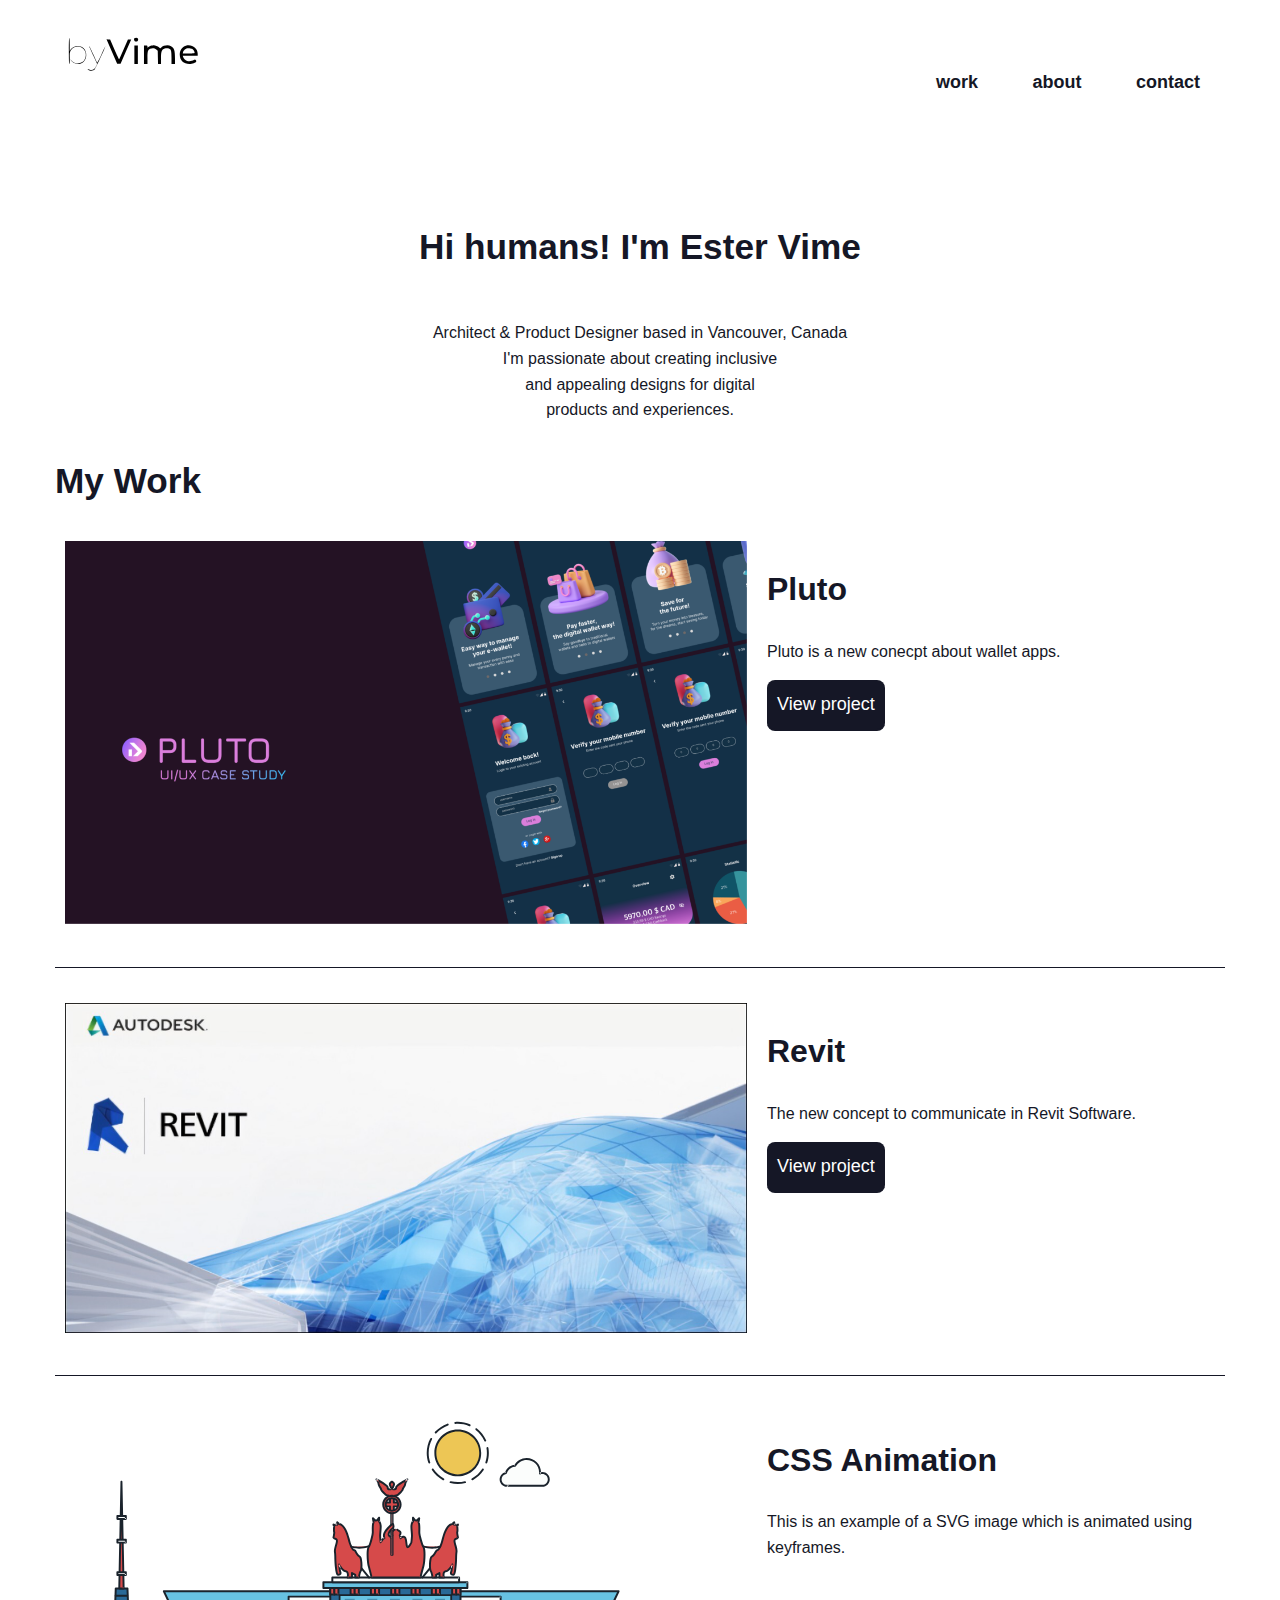
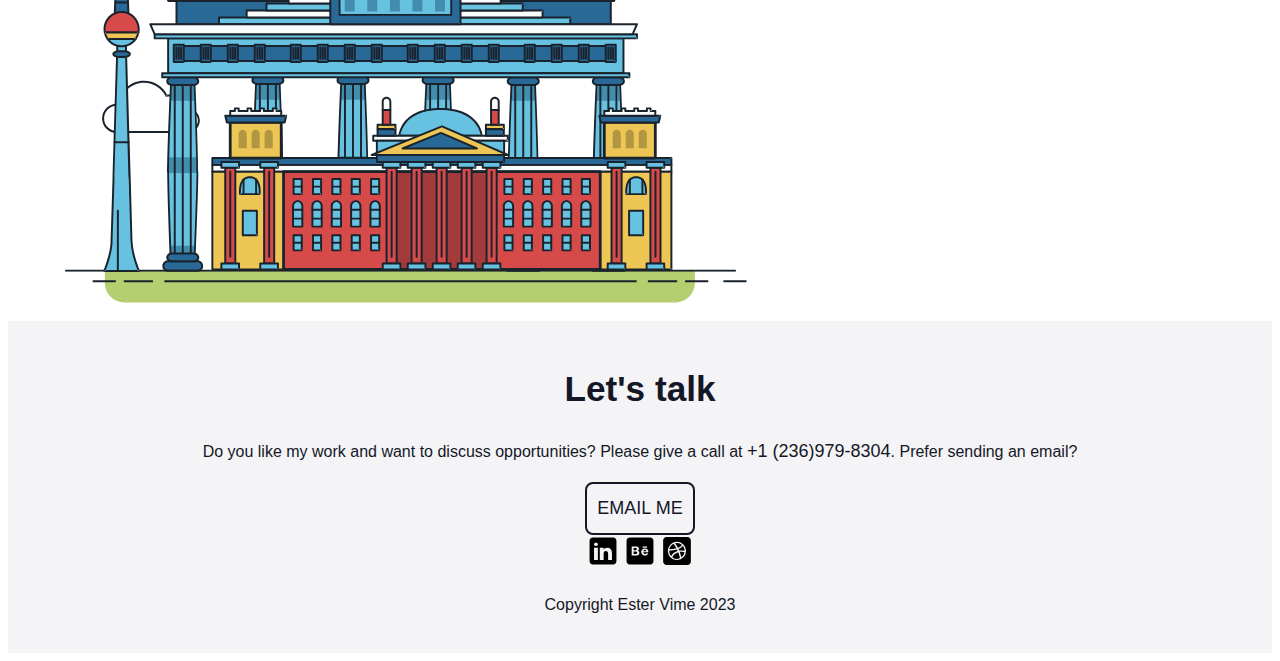
<file: index.html>
<!DOCTYPE html>
<html lang="en" dir="ltr">
  <head>
    <link rel="apple-touch-icon" sizes="76x76" href="/apple-touch-icon.png">
    <link rel="icon" type="image/png" sizes="32x32" href="/favicon-32x32.png">
    <link rel="icon" type="image/png" sizes="16x16" href="/favicon-16x16.png">
    <link rel="manifest" href="/site.webmanifest">
    <link rel="mask-icon" href="/safari-pinned-tab.svg" color="#5bbad5">
    <meta name="msapplication-TileColor" content="#da532c">
    <meta name="theme-color" content="#ffffff">
    <meta charset="utf-8">
    <meta name="author" content="Ester Vime">
    <meta name="description" content="UX/UI Portfolio Ester Vime">
    <meta name="viewport" content="width=device-width, initial-scale=1">
    <link rel="stylesheet" type="text/css" href="css/style.css">
    <link rel="preconnect" href="https://fonts.googleapis.com">
    <link rel="preconnect" href="https://fonts.gstatic.com" crossorigin>
    <link
      href="https://fonts.googleapis.com/css2?family=Open+Sans:wght@300;400&display=swap"
      rel="stylesheet">
    <link
      rel="stylesheet"
      href="https://use.fontawesome.com/releases/v5.15.4/css/all.css">
    <title>UX/UI Designer Ester Vime</title>
  </head>
  <body>
    <div id="about-page">
      <header>
        <div class="container">
          <div class="navtoggle" id="myNavtoggle">
            <div class="logo">
              <img src="img/contact/byvime_logo.svg" alt="Logo">
            </div>
            <nav class="navbar">
              <ul class="navigation">
                <li><a href="index.html" class="nav-link">Work</a></li>
                <li><a href="about.html" class="nav-link">About</a></li>
                <li>
                  <a href="#contact" class="nav-link" onclick="menuToggle()"
                    >Contact</a
                  >
                </li>
                <li>
                  <a
                    href="javascript:void(0);"
                    class="icon"
                    onclick="menuToggle()"
                    ><i class="fas fa-bars"></i
                  ></a>
                </li>
              </ul>
            </nav>
          </div>
        </div>
      </header>
    </div>
    <main>
      <div id="hero">
        <div class="container">
          <br class="row">
            <h1>Hi humans! I'm Ester Vime</h1>
              <br class="hero-text">
                <b>Architect & Product Designer</b> based in Vancouver,
                Canada<br>
                I'm passionate about creating inclusive<br>
                and appealing designs for digital<br>
                products and experiences.<br>
        </div>
      </div>
      <div id="work">
        <div class="container">
          <h1>My Work</h1>
          <div class="row">
            <div class="col-md-6 col-lg-7">
              <picture>
                <source
                  srcset="img/pluto/pluto_cover@2x.png"
                  media="(max-width:767px)">
                <img src="img/pluto/pluto_cover@2x.png" alt="Pluto">
              </picture>
            </div>
            <div class="col-md-6 col-lg-5">
              <h2>Pluto</h2>
              <p>Pluto is a new conecpt about wallet apps.</p>
              <a href="pluto.html" class="button">View project</a>
            </div>
          </div>
          <div class="row">
            <div class="col-md-6 col-lg-7">
              <picture>
                <source
                  srcset="img/revit/revit_cover@1x.jpeg"
                  media="(max-width:767px)"
                >
                <img src="img/revit/revit_cover@2x.jpeg" alt="Revit Software">
              </picture>
            </div>
            <div class="col-md-6 col-lg-5">
              <h2>Revit</h2>
              <p>The new concept to communicate in Revit Software.</p>
              <a href="revit.html" class="button">View project</a>
            </div>
          </div>
          <div class="col-md-6 col-lg-7">
            <svg
              id="about-picture"
              xmlns="http://www.w3.org/2000/svg"
              class="animation"
              width="700"
              height="auto"
              viewBox="0 0 700 505"
              xmlns:xlink="http://www.w3.org/1999/xlink"
            >
              <defs>
                <polygon
                  id="a"
                  points=".06 231.917 .06 .929 688.717 .929 688.717 231.917"
                ></polygon>
              </defs>
              <g fill="none" fill-rule="evenodd">
                <g transform="translate(0 241)" class="cloud-front">
                  <path
                    fill="#1A232C"
                    d="M87.602,29 L87.602,28 C87.326,28.001 87.103,28.024 86.927,28.033 L86.979,29.031 L87.947,28.78 C85.741,20.282 78.041,14.002 68.852,14 C67.858,14 66.904,14.096 65.98,14.231 L66.125,15.22 L67.019,14.772 C62.626,6.015 53.567,0.001 43.102,0 C29.041,0.002 17.524,10.848 16.443,24.632 L17.44,24.71 L17.606,23.724 C16.803,23.589 15.969,23.5 15.102,23.5 C6.817,23.501 0.102,30.215 0.102,38.5 C0.102,46.785 6.817,53.499 15.102,53.5 L87.602,53.5 C94.644,53.499 100.351,47.792 100.352,40.75 C100.351,33.708 94.644,28.001 87.602,28 L87.602,30 C90.573,30 93.254,31.202 95.203,33.149 C97.15,35.097 98.351,37.778 98.352,40.75 C98.351,43.722 97.15,46.403 95.203,48.351 C93.254,50.298 90.573,51.5 87.602,51.5 L15.102,51.5 C11.509,51.5 8.265,50.046 5.909,47.692 C3.555,45.337 2.102,42.093 2.102,38.5 C2.102,34.907 3.555,31.663 5.909,29.308 C8.265,26.954 11.509,25.5 15.102,25.5 C15.831,25.5 16.553,25.575 17.273,25.697 C17.551,25.743 17.832,25.672 18.055,25.499 C18.277,25.325 18.414,25.07 18.436,24.789 C19.436,12.04 30.094,1.998 43.102,2 C52.786,1.999 61.163,7.564 65.231,15.669 C65.425,16.055 65.842,16.272 66.27,16.21 C67.132,16.084 67.988,16 68.852,16 C77.108,15.998 84.027,21.647 86.011,29.283 C86.13,29.741 86.557,30.054 87.031,30.03 C87.27,30.017 87.457,29.999 87.602,30 L87.602,29"
                    transform="translate(38 36)"
                  ></path>
                </g>
                <path
                  fill="#B5CE6F"
                  d="M646.484,484.382 C646.484,489.501 644.531,494.62 640.627,498.525 C636.722,502.43 631.603,504.382 626.484,504.382 L60.873,504.382 C55.754,504.382 50.636,502.43 46.731,498.525 C42.826,494.62 40.873,489.501 40.873,484.382 L40.873,471.917 L646.484,471.917 L646.484,484.382"
                ></path>
                <polyline
                  fill="#67C2E2"
                  points="334.824 185.029 101.449 185.029 106.209 195.08 563.438 195.08 568.2 185.029 334.824 185.029"
                ></polyline>
                <path
                  fill="#1A232C"
                  d="M334.824,185.029 L334.824,184.029 L101.449,184.029 C101.104,184.029 100.788,184.203 100.604,184.494 C100.42,184.785 100.398,185.146 100.545,185.457 L105.306,195.508 C105.471,195.856 105.824,196.079 106.209,196.079 L563.438,196.079 C563.824,196.079 564.177,195.856 564.342,195.508 L569.104,185.457 C569.251,185.146 569.229,184.785 569.045,184.494 C568.861,184.203 568.544,184.029 568.2,184.029 L334.824,184.029 L334.824,186.029 L566.62,186.029 L562.806,194.08 L106.842,194.08 L103.029,186.029 L334.824,186.029 L334.824,185.029"
                ></path>
                <polygon
                  fill="#296997"
                  points="114.416 218.974 560.222 218.974 560.222 195.08 114.416 195.08"
                ></polygon>
                <path
                  fill="#1A232C"
                  d="M560.222,218.974 L560.222,217.974 L115.416,217.974 L115.416,196.079 L559.222,196.079 L559.222,218.974 L560.222,218.974 L560.222,217.974 L560.222,218.974 L561.222,218.974 L561.222,195.08 C561.222,194.816 561.115,194.559 560.929,194.372 C560.742,194.186 560.485,194.08 560.222,194.08 L114.416,194.08 C114.152,194.08 113.895,194.186 113.708,194.372 C113.522,194.559 113.416,194.816 113.416,195.08 L113.416,218.974 C113.416,219.237 113.522,219.495 113.708,219.681 C113.895,219.867 114.152,219.974 114.416,219.974 L560.222,219.974 C560.485,219.974 560.742,219.867 560.929,219.681 C561.115,219.495 561.222,219.237 561.222,218.974 L560.222,218.974"
                ></path>
                <polygon
                  fill="#67C2E2"
                  points="105.85 269.08 573.225 269.08 573.225 233.398 105.85 233.398"
                ></polygon>
                <path
                  fill="#1A232C"
                  d="M573.225,233.398 L573.225,232.398 L105.85,232.398 C105.587,232.398 105.329,232.505 105.143,232.691 C104.957,232.877 104.85,233.134 104.85,233.398 L104.85,269.08 C104.85,269.344 104.957,269.601 105.143,269.788 C105.329,269.974 105.587,270.08 105.85,270.08 L573.225,270.08 C573.488,270.08 573.745,269.974 573.932,269.788 C574.118,269.601 574.225,269.344 574.225,269.08 L574.225,233.398 C574.225,233.134 574.118,232.877 573.932,232.691 C573.745,232.505 573.488,232.398 573.225,232.398 L573.225,233.398 L572.225,233.398 L572.225,268.08 L106.85,268.08 L106.85,234.398 L573.225,234.398 L573.225,233.398 L572.225,233.398 L573.225,233.398"
                ></path>
                <polygon
                  fill="#296997"
                  points="116.751 256.508 562.557 256.508 562.557 241.243 116.751 241.243"
                ></polygon>
                <path
                  fill="#1A232C"
                  d="M562.557,256.508 L562.557,255.508 L117.75,255.508 L117.75,242.243 L561.557,242.243 L561.557,256.508 L562.557,256.508 L562.557,255.508 L562.557,256.508 L563.557,256.508 L563.557,241.243 C563.557,240.979 563.45,240.722 563.264,240.535 C563.078,240.349 562.82,240.243 562.557,240.243 L116.75,240.243 C116.487,240.243 116.23,240.349 116.043,240.535 C115.857,240.722 115.751,240.979 115.751,241.243 L115.751,256.508 C115.751,256.771 115.857,257.029 116.043,257.215 C116.23,257.401 116.487,257.508 116.751,257.508 L562.557,257.508 C562.82,257.508 563.077,257.401 563.264,257.215 C563.45,257.029 563.557,256.771 563.557,256.508 L562.557,256.508"
                ></path>
                <polygon
                  fill="#67C2E2"
                  points="158.07 218.974 518.563 218.974 518.563 211.858 158.07 211.858"
                ></polygon>
                <path
                  fill="#1A232C"
                  d="M518.563,211.858 L518.563,210.858 L158.07,210.858 C157.807,210.858 157.549,210.964 157.363,211.151 C157.177,211.337 157.07,211.594 157.07,211.858 L157.07,218.974 C157.07,219.237 157.177,219.495 157.363,219.681 C157.549,219.867 157.807,219.974 158.07,219.974 L518.563,219.974 C518.826,219.974 519.083,219.867 519.27,219.681 C519.456,219.495 519.562,219.237 519.562,218.974 L519.562,211.858 C519.562,211.594 519.456,211.337 519.27,211.151 C519.083,210.964 518.826,210.858 518.563,210.858 L518.563,211.858 L517.563,211.858 L517.563,217.974 L159.07,217.974 L159.07,212.858 L518.563,212.858 L518.563,211.858 L517.563,211.858 L518.563,211.858"
                ></path>
                <polygon
                  fill="#FBFDFC"
                  points="186.438 211.858 490.194 211.858 490.194 204.741 186.438 204.741"
                ></polygon>
                <path
                  fill="#1A232C"
                  d="M490.194,204.741 L490.194,203.741 L186.438,203.741 C186.175,203.741 185.917,203.848 185.731,204.034 C185.545,204.221 185.438,204.478 185.438,204.741 L185.438,211.858 C185.438,212.121 185.545,212.379 185.731,212.565 C185.917,212.751 186.175,212.858 186.438,212.858 L490.194,212.858 C490.458,212.858 490.715,212.751 490.902,212.565 C491.088,212.379 491.194,212.121 491.194,211.858 L491.194,204.741 C491.194,204.478 491.088,204.221 490.902,204.034 C490.715,203.848 490.458,203.741 490.194,203.741 L490.194,204.741 L489.194,204.741 L489.194,210.858 L187.438,210.858 L187.438,205.741 L490.194,205.741 L490.194,204.741 L489.194,204.741 L490.194,204.741"
                ></path>
                <polygon
                  fill="#67C2E2"
                  points="206.805 204.741 469.828 204.741 469.828 197.624 206.805 197.624"
                ></polygon>
                <path
                  fill="#1A232C"
                  d="M469.828,197.624 L469.828,196.624 L206.805,196.624 C206.541,196.624 206.284,196.731 206.098,196.917 C205.911,197.103 205.805,197.361 205.805,197.624 L205.805,204.741 C205.805,205.005 205.911,205.262 206.098,205.449 C206.284,205.635 206.541,205.741 206.805,205.741 L469.828,205.741 C470.091,205.741 470.349,205.635 470.535,205.449 C470.722,205.262 470.828,205.005 470.828,204.741 L470.828,197.624 C470.828,197.361 470.722,197.103 470.535,196.917 C470.349,196.731 470.091,196.624 469.828,196.624 L469.828,197.624 L468.828,197.624 L468.828,203.741 L207.805,203.741 L207.805,198.624 L469.828,198.624 L469.828,197.624 L468.828,197.624 L469.828,197.624"
                ></path>
                <polygon
                  fill="#FBFDFC"
                  points="229.521 197.624 447.111 197.624 447.111 190.509 229.521 190.509"
                ></polygon>
                <path
                  fill="#1A232C"
                  d="M447.111,190.509 L447.111,189.509 L229.521,189.509 C229.258,189.509 229,189.616 228.814,189.802 C228.628,189.988 228.521,190.246 228.521,190.509 L228.521,197.624 C228.521,197.888 228.628,198.145 228.814,198.332 C229,198.518 229.258,198.624 229.521,198.624 L447.111,198.624 C447.375,198.624 447.632,198.518 447.818,198.332 C448.005,198.145 448.111,197.888 448.111,197.624 L448.111,190.509 C448.111,190.246 448.005,189.988 447.818,189.802 C447.632,189.616 447.375,189.509 447.111,189.509 L447.111,190.509 L446.111,190.509 L446.111,196.624 L230.521,196.624 L230.521,191.509 L447.111,191.509 L447.111,190.509 L446.111,190.509 L447.111,190.509"
                ></path>
                <path
                  fill="#67C2E2"
                  d="M135.607,355.447 C135.163,337.766 134.264,313.326 133.648,297.387 C133.274,287.721 133.004,281.18 133.004,281.18 L108.722,281.18 C108.722,281.18 108.452,287.721 108.079,297.387 C107.462,313.326 106.563,337.766 106.119,355.447 C105.953,362.059 105.85,367.732 105.85,371.653 L105.85,371.654 C105.85,386.117 107.243,424.332 108.089,446.189 C108.457,455.706 108.722,462.126 108.722,462.126 L133.004,462.126 C133.004,462.126 133.269,455.706 133.637,446.189 C134.482,424.332 135.876,386.117 135.876,371.654 L135.876,371.653 C135.876,367.732 135.773,362.059 135.607,355.447"
                ></path>
                <path
                  fill="#428DAE"
                  d="M133.648 297.387L108.079 297.387C108.452 287.721 108.722 281.18 108.722 281.18L133.004 281.18C133.004 281.18 133.274 287.721 133.648 297.387M135.876 371.654L105.85 371.654 105.85 371.653C105.85 367.732 105.953 362.059 106.119 355.447L135.607 355.447C135.773 362.059 135.876 367.732 135.876 371.653L135.876 371.654M133.004 462.126L108.722 462.126C108.722 462.126 108.457 455.706 108.089 446.189L133.637 446.189C133.269 455.706 133.004 462.126 133.004 462.126"
                ></path>
                <path
                  fill="#1A232C"
                  d="M109.612,461.199 L132.114,461.199 C132.447,453.007 134.949,390.886 134.949,371.653 C134.949,352.42 132.447,290.299 132.114,282.108 L109.612,282.108 C109.279,290.299 106.778,352.42 106.778,371.653 C106.778,390.886 109.279,453.007 109.612,461.199 Z M133.895,463.054 L107.832,463.054 L107.794,462.164 C107.766,461.466 104.922,392.193 104.922,371.653 C104.922,351.114 107.766,281.839 107.794,281.142 L107.832,280.252 L133.895,280.252 L133.931,281.142 C133.96,281.839 136.804,351.114 136.804,371.653 C136.804,392.193 133.96,461.466 133.931,462.164 L133.895,463.054 L133.895,463.054 Z"
                ></path>
                <path
                  fill="#1A232C"
                  d="M111.638 281.18L111.638 462.126C111.638 462.679 112.086 463.126 112.638 463.126 113.19 463.126 113.638 462.679 113.638 462.126L113.638 281.18C113.638 280.628 113.19 280.18 112.638 280.18 112.086 280.18 111.638 280.628 111.638 281.18M119.863 281.18L119.863 462.126C119.863 462.679 120.311 463.126 120.863 463.126 121.416 463.126 121.863 462.679 121.863 462.126L121.863 281.18C121.863 280.628 121.416 280.18 120.863 280.18 120.311 280.18 119.863 280.628 119.863 281.18M128.088 281.18L128.088 462.126C128.088 462.679 128.536 463.126 129.088 463.126 129.64 463.126 130.088 462.679 130.088 462.126L130.088 281.18C130.088 280.628 129.64 280.18 129.088 280.18 128.536 280.18 128.088 280.628 128.088 281.18"
                ></path>
                <path
                  fill="#296997"
                  d="M136.79,277.265 C136.79,279.418 134.675,281.18 132.09,281.18 L109.636,281.18 C107.051,281.18 104.936,279.418 104.936,277.265 C104.936,275.111 107.051,273.349 109.636,273.349 L132.09,273.349 C134.675,273.349 136.79,275.111 136.79,277.265"
                ></path>
                <path
                  fill="#1A232C"
                  d="M136.79,277.265 L135.79,277.265 C135.789,278.005 135.433,278.704 134.769,279.262 C134.109,279.814 133.155,280.181 132.09,280.18 L109.636,280.18 C108.571,280.181 107.617,279.814 106.956,279.262 C106.293,278.704 105.936,278.005 105.936,277.265 C105.936,276.524 106.293,275.825 106.957,275.267 C107.617,274.715 108.571,274.348 109.636,274.349 L132.09,274.349 C133.155,274.348 134.109,274.716 134.769,275.267 C135.433,275.825 135.789,276.524 135.79,277.265 L137.79,277.265 C137.791,275.851 137.09,274.593 136.049,273.731 C135.006,272.863 133.61,272.35 132.09,272.349 L109.636,272.349 C108.116,272.35 106.72,272.863 105.676,273.731 C104.636,274.593 103.935,275.851 103.936,277.265 C103.935,278.678 104.636,279.937 105.677,280.798 C106.72,281.666 108.116,282.179 109.636,282.18 L132.09,282.18 C133.61,282.179 135.006,281.666 136.049,280.798 C137.09,279.937 137.791,278.678 137.79,277.265 L136.79,277.265"
                ></path>
                <path
                  fill="#296997"
                  d="M140.775,467.217 C140.775,469.803 138.661,471.917 136.076,471.917 L105.65,471.917 C103.065,471.917 100.951,469.803 100.951,467.217 L100.951,466.825 C100.951,464.241 103.065,462.126 105.65,462.126 L136.076,462.126 C138.661,462.126 140.775,464.241 140.775,466.825 L140.775,467.217"
                ></path>
                <path
                  fill="#1A232C"
                  d="M140.775,467.217 L139.775,467.217 C139.775,468.235 139.361,469.155 138.688,469.83 C138.013,470.503 137.093,470.917 136.076,470.917 L105.65,470.917 C104.633,470.917 103.713,470.504 103.038,469.83 C102.365,469.155 101.951,468.235 101.951,467.217 L101.951,466.825 C101.951,465.808 102.365,464.889 103.038,464.214 C103.713,463.54 104.633,463.127 105.65,463.126 L136.076,463.126 C137.093,463.127 138.013,463.54 138.688,464.214 C139.362,464.889 139.775,465.808 139.775,466.825 L139.775,467.217 L141.775,467.217 L141.775,466.825 C141.772,463.684 139.217,461.13 136.076,461.126 L105.65,461.126 C102.509,461.13 99.955,463.684 99.951,466.825 L99.951,467.217 C99.954,470.36 102.509,472.914 105.65,472.917 L136.076,472.917 C139.217,472.914 141.772,470.36 141.775,467.217 L140.775,467.217"
                ></path>
                <path
                  fill="#296997"
                  d="M136.79,458.208 C136.79,460.363 134.675,462.126 132.09,462.126 L109.636,462.126 C107.051,462.126 104.936,460.363 104.936,458.208 C104.936,456.057 107.051,454.292 109.636,454.292 L132.09,454.292 C134.675,454.292 136.79,456.057 136.79,458.208"
                ></path>
                <path
                  fill="#1A232C"
                  d="M136.79,458.208 L135.79,458.208 C135.789,458.949 135.432,459.649 134.769,460.207 C134.108,460.76 133.154,461.128 132.09,461.126 L109.636,461.126 C108.572,461.128 107.617,460.76 106.957,460.207 C106.293,459.649 105.936,458.949 105.936,458.208 C105.936,457.47 106.293,456.77 106.957,456.212 C107.617,455.659 108.572,455.291 109.636,455.292 L132.09,455.292 C133.154,455.291 134.108,455.659 134.769,456.212 C135.433,456.77 135.789,457.47 135.79,458.208 L137.79,458.208 C137.791,456.796 137.09,455.538 136.05,454.675 C135.006,453.808 133.61,453.294 132.09,453.292 L109.636,453.292 C108.115,453.294 106.719,453.808 105.676,454.675 C104.636,455.538 103.935,456.796 103.936,458.208 C103.935,459.622 104.636,460.881 105.676,461.743 C106.72,462.611 108.116,463.125 109.636,463.126 L132.09,463.126 C133.61,463.125 135.006,462.611 136.05,461.743 C137.09,460.881 137.791,459.622 137.79,458.208 L136.79,458.208"
                ></path>
                <path
                  fill="#67C2E2"
                  d="M572.471,355.447 C572.025,337.766 571.126,313.326 570.51,297.387 C570.137,287.721 569.867,281.18 569.867,281.18 L545.585,281.18 C545.585,281.18 545.315,287.721 544.942,297.387 C544.326,313.326 543.427,337.766 542.981,355.447 C542.815,362.059 542.713,367.732 542.713,371.653 L542.713,371.654 C542.713,386.117 544.107,424.332 544.952,446.189 C545.32,455.706 545.585,462.126 545.585,462.126 L569.867,462.126 C569.867,462.126 570.132,455.706 570.499,446.189 C571.346,424.332 572.739,386.117 572.739,371.654 L572.739,371.653 C572.739,367.732 572.637,362.059 572.471,355.447"
                ></path>
                <path
                  fill="#428DAE"
                  d="M569.582 297.387L566.951 297.387 566.951 282.108 568.977 282.108C569.063 284.206 569.29 289.841 569.582 297.387M564.951 297.387L545.871 297.387C546.162 289.841 546.39 284.206 546.476 282.108L564.951 282.108 564.951 297.387M571.8 369.187L566.951 369.187 566.951 356.265 571.562 356.265C571.685 361.272 571.771 365.701 571.8 369.187M564.951 369.187L543.653 369.187C543.684 365.512 543.777 360.79 543.912 355.447L553.551 355.447 553.551 356.265 564.951 356.265 564.951 369.187"
                ></path>
                <path
                  fill="#1A232C"
                  d="M546.476,461.199 L568.977,461.199 C569.31,453.007 571.812,390.886 571.812,371.653 C571.812,352.42 569.31,290.299 568.977,282.108 L546.476,282.108 C546.142,290.299 543.642,352.42 543.642,371.653 C543.642,390.886 546.142,453.007 546.476,461.199 M570.758,463.054 L544.694,463.054 L544.658,462.164 C544.629,461.466 541.785,392.193 541.785,371.653 C541.785,351.114 544.629,281.839 544.658,281.142 L544.694,280.252 L570.758,280.252 L570.795,281.142 C570.823,281.839 573.667,351.114 573.667,371.653 C573.667,392.193 570.823,461.466 570.795,462.164 L570.758,463.054"
                ></path>
                <path
                  fill="#1A232C"
                  d="M548.501 281.18L548.501 462.126C548.501 462.679 548.949 463.126 549.501 463.126 550.053 463.126 550.501 462.679 550.501 462.126L550.501 281.18C550.501 280.628 550.053 280.18 549.501 280.18 548.949 280.18 548.501 280.628 548.501 281.18M556.727 281.18L556.727 462.126C556.727 462.679 557.174 463.126 557.727 463.126 558.279 463.126 558.727 462.679 558.727 462.126L558.727 281.18C558.727 280.628 558.279 280.18 557.727 280.18 557.174 280.18 556.727 280.628 556.727 281.18M564.951 281.18L564.951 462.126C564.951 462.679 565.399 463.126 565.951 463.126 566.503 463.126 566.951 462.679 566.951 462.126L566.951 281.18C566.951 280.628 566.503 280.18 565.951 280.18 565.399 280.18 564.951 280.628 564.951 281.18"
                ></path>
                <path
                  fill="#296997"
                  d="M573.653,277.265 C573.653,279.418 571.537,281.18 568.953,281.18 L546.499,281.18 C543.915,281.18 541.799,279.418 541.799,277.265 C541.799,275.111 543.915,273.349 546.499,273.349 L568.953,273.349 C571.537,273.349 573.653,275.111 573.653,277.265"
                ></path>
                <path
                  fill="#1A232C"
                  d="M573.653,277.265 L572.653,277.265 C572.653,278.005 572.296,278.704 571.632,279.262 C570.972,279.814 570.017,280.181 568.953,280.18 L546.499,280.18 C545.435,280.181 544.48,279.814 543.82,279.262 C543.156,278.704 542.8,278.005 542.799,277.265 C542.8,276.525 543.156,275.825 543.82,275.267 C544.481,274.715 545.435,274.348 546.499,274.349 L568.953,274.349 C570.017,274.348 570.972,274.715 571.632,275.267 C572.296,275.825 572.653,276.525 572.653,277.265 L574.653,277.265 C574.654,275.851 573.953,274.593 572.912,273.731 C571.869,272.863 570.473,272.35 568.953,272.349 L546.499,272.349 C544.979,272.35 543.583,272.863 542.54,273.731 C541.499,274.593 540.798,275.851 540.799,277.265 C540.798,278.679 541.499,279.937 542.54,280.798 C543.583,281.666 544.979,282.179 546.499,282.18 L568.953,282.18 C570.473,282.179 571.869,281.666 572.912,280.798 C573.953,279.937 574.654,278.679 574.653,277.265 L573.653,277.265"
                ></path>
                <path
                  fill="#296997"
                  d="M577.639,467.217 C577.639,469.803 575.524,471.917 572.938,471.917 L542.514,471.917 C539.929,471.917 537.813,469.803 537.813,467.217 L537.813,466.825 C537.813,464.241 539.929,462.126 542.514,462.126 L572.938,462.126 C575.524,462.126 577.639,464.241 577.639,466.825 L577.639,467.217"
                ></path>
                <path
                  fill="#1A232C"
                  d="M577.639,467.217 L576.639,467.217 C576.638,468.235 576.225,469.155 575.551,469.83 C574.876,470.503 573.956,470.917 572.938,470.917 L542.514,470.917 C541.497,470.917 540.576,470.503 539.901,469.83 C539.227,469.155 538.814,468.234 538.813,467.217 L538.813,466.825 C538.814,465.808 539.227,464.889 539.901,464.214 C540.576,463.54 541.497,463.127 542.514,463.126 L572.938,463.126 C573.956,463.127 574.876,463.54 575.551,464.214 C576.225,464.888 576.638,465.808 576.639,466.825 L576.639,467.217 L578.639,467.217 L578.639,466.825 C578.635,463.684 576.081,461.13 572.938,461.126 L542.514,461.126 C539.372,461.13 536.817,463.684 536.813,466.825 L536.813,467.217 C536.817,470.36 539.372,472.914 542.514,472.917 L572.938,472.917 C576.081,472.914 578.635,470.359 578.639,467.217 L577.639,467.217"
                ></path>
                <path
                  fill="#296997"
                  d="M573.653,458.208 C573.653,460.363 571.537,462.126 568.953,462.126 L546.499,462.126 C543.915,462.126 541.799,460.363 541.799,458.208 C541.799,456.057 543.915,454.292 546.499,454.292 L568.953,454.292 C571.537,454.292 573.653,456.057 573.653,458.208"
                ></path>
                <path
                  fill="#1A232C"
                  d="M573.653,458.208 L572.653,458.208 C572.653,458.949 572.296,459.649 571.632,460.207 C570.971,460.76 570.017,461.128 568.953,461.126 L546.499,461.126 C545.435,461.128 544.481,460.76 543.82,460.207 C543.157,459.649 542.799,458.949 542.799,458.208 C542.799,457.47 543.156,456.77 543.82,456.212 C544.481,455.659 545.435,455.291 546.499,455.292 L568.953,455.292 C570.017,455.291 570.971,455.659 571.632,456.212 C572.296,456.77 572.653,457.47 572.653,458.208 L574.653,458.208 C574.654,456.796 573.953,455.538 572.912,454.675 C571.869,453.808 570.473,453.294 568.953,453.292 L546.499,453.292 C544.979,453.294 543.583,453.808 542.54,454.675 C541.499,455.538 540.798,456.796 540.799,458.208 C540.798,459.622 541.499,460.881 542.54,461.743 C543.583,462.611 544.979,463.125 546.499,463.126 L568.953,463.126 C570.473,463.125 571.869,462.611 572.912,461.743 C573.953,460.881 574.654,459.622 574.653,458.208 L573.653,458.208"
                ></path>
                <path
                  fill="#67C2E2"
                  d="M485.098,355.447 C484.654,337.766 483.753,313.326 483.137,297.387 C482.764,287.721 482.494,281.18 482.494,281.18 L458.213,281.18 C458.213,281.18 457.942,287.721 457.569,297.387 C456.953,313.326 456.055,337.766 455.608,355.447 C455.443,362.059 455.34,367.732 455.34,371.653 L455.34,371.654 C455.34,386.117 456.733,424.332 457.58,446.189 C457.948,455.706 458.213,462.126 458.213,462.126 L482.494,462.126 C482.494,462.126 482.759,455.706 483.126,446.189 C483.973,424.332 485.366,386.117 485.366,371.654 L485.366,371.653 C485.366,367.732 485.265,362.059 485.098,355.447"
                ></path>
                <path
                  fill="#428DAE"
                  d="M483.137 297.387L457.569 297.387C457.942 287.721 458.213 281.18 458.213 281.18L482.494 281.18C482.494 281.18 482.764 287.721 483.137 297.387M485.355 369.187L455.351 369.187C455.382 365.502 455.475 360.78 455.608 355.447L485.098 355.447C485.232 360.78 485.325 365.502 485.355 369.187"
                ></path>
                <path
                  fill="#1A232C"
                  d="M459.103,461.199 L481.605,461.199 C481.938,453.007 484.439,390.886 484.439,371.653 C484.439,352.42 481.938,290.299 481.605,282.108 L459.103,282.108 C458.769,290.299 456.268,352.42 456.268,371.653 C456.268,390.886 458.769,453.007 459.103,461.199 Z M483.386,463.054 L457.321,463.054 L457.285,462.164 C457.256,461.466 454.412,392.193 454.412,371.653 C454.412,351.114 457.256,281.839 457.285,281.142 L457.321,280.252 L483.386,280.252 L483.422,281.142 C483.45,281.839 486.294,351.114 486.294,371.653 C486.294,392.193 483.45,461.466 483.422,462.164 L483.386,463.054 L483.386,463.054 Z"
                ></path>
                <path
                  fill="#1A232C"
                  d="M461.128 281.18L461.128 462.126C461.128 462.679 461.576 463.126 462.128 463.126 462.68 463.126 463.128 462.679 463.128 462.126L463.128 281.18C463.128 280.628 462.68 280.18 462.128 280.18 461.576 280.18 461.128 280.628 461.128 281.18M469.354 281.18L469.354 462.126C469.354 462.679 469.801 463.126 470.354 463.126 470.906 463.126 471.354 462.679 471.354 462.126L471.354 281.18C471.354 280.628 470.906 280.18 470.354 280.18 469.801 280.18 469.354 280.628 469.354 281.18M477.578 281.18L477.578 462.126C477.578 462.679 478.026 463.126 478.578 463.126 479.13 463.126 479.578 462.679 479.578 462.126L479.578 281.18C479.578 280.628 479.13 280.18 478.578 280.18 478.026 280.18 477.578 280.628 477.578 281.18"
                ></path>
                <path
                  fill="#296997"
                  d="M486.281,277.265 C486.281,279.418 484.164,281.18 481.58,281.18 L459.126,281.18 C456.542,281.18 454.426,279.418 454.426,277.265 C454.426,275.111 456.542,273.349 459.126,273.349 L481.58,273.349 C484.164,273.349 486.281,275.111 486.281,277.265"
                ></path>
                <path
                  fill="#1A232C"
                  d="M486.281,277.265 L485.281,277.265 C485.281,278.005 484.924,278.704 484.26,279.262 C483.599,279.814 482.644,280.181 481.58,280.18 L459.126,280.18 C458.062,280.181 457.107,279.814 456.447,279.262 C455.783,278.704 455.427,278.005 455.426,277.265 C455.427,276.525 455.783,275.825 456.447,275.267 C457.108,274.715 458.062,274.348 459.126,274.349 L481.58,274.349 C482.644,274.348 483.599,274.716 484.26,275.268 C484.924,275.825 485.281,276.525 485.281,277.265 L487.281,277.265 C487.282,275.851 486.58,274.593 485.54,273.731 C484.496,272.863 483.1,272.35 481.58,272.349 L459.126,272.349 C457.606,272.35 456.21,272.863 455.167,273.731 C454.126,274.593 453.425,275.851 453.426,277.265 C453.425,278.679 454.126,279.937 455.167,280.798 C456.21,281.666 457.606,282.179 459.126,282.18 L481.58,282.18 C483.1,282.179 484.496,281.666 485.54,280.799 C486.58,279.937 487.282,278.679 487.281,277.265 L486.281,277.265"
                ></path>
                <path
                  fill="#296997"
                  d="M490.266,467.217 C490.266,469.803 488.151,471.917 485.565,471.917 L455.141,471.917 C452.556,471.917 450.44,469.803 450.44,467.217 L450.44,466.825 C450.44,464.241 452.556,462.126 455.141,462.126 L485.565,462.126 C488.151,462.126 490.266,464.241 490.266,466.825 L490.266,467.217"
                ></path>
                <path
                  fill="#1A232C"
                  d="M490.266,467.217 L489.266,467.217 C489.265,468.235 488.852,469.155 488.178,469.83 C487.503,470.503 486.583,470.917 485.565,470.917 L455.141,470.917 C454.124,470.917 453.203,470.503 452.528,469.83 C451.854,469.155 451.441,468.234 451.44,467.217 L451.44,466.825 C451.441,465.808 451.854,464.889 452.528,464.214 C453.203,463.54 454.124,463.127 455.141,463.126 L485.565,463.126 C486.583,463.127 487.503,463.54 488.178,464.214 C488.852,464.888 489.265,465.808 489.266,466.825 L489.266,467.217 L491.266,467.217 L491.266,466.825 C491.262,463.684 488.708,461.13 485.565,461.126 L455.141,461.126 C451.999,461.13 449.444,463.684 449.44,466.825 L449.44,467.217 C449.444,470.36 451.999,472.914 455.141,472.917 L485.565,472.917 C488.708,472.914 491.262,470.359 491.266,467.217 L490.266,467.217"
                ></path>
                <path
                  fill="#296997"
                  d="M486.281,458.208 C486.281,460.363 484.164,462.126 481.58,462.126 L459.126,462.126 C456.542,462.126 454.426,460.363 454.426,458.208 C454.426,456.057 456.542,454.292 459.126,454.292 L481.58,454.292 C484.164,454.292 486.281,456.057 486.281,458.208"
                ></path>
                <path
                  fill="#1A232C"
                  d="M486.281,458.208 L485.281,458.208 C485.281,458.949 484.923,459.649 484.26,460.207 C483.599,460.76 482.644,461.128 481.58,461.126 L459.126,461.126 C458.062,461.128 457.108,460.76 456.447,460.207 C455.784,459.649 455.427,458.949 455.426,458.208 C455.426,457.47 455.783,456.77 456.447,456.212 C457.108,455.659 458.062,455.291 459.126,455.292 L481.58,455.292 C482.644,455.291 483.598,455.659 484.26,456.212 C484.924,456.77 485.281,457.47 485.281,458.208 L487.281,458.208 C487.282,456.795 486.58,455.538 485.54,454.675 C484.496,453.808 483.1,453.294 481.58,453.292 L459.126,453.292 C457.606,453.294 456.21,453.808 455.167,454.675 C454.126,455.538 453.425,456.796 453.426,458.208 C453.425,459.622 454.126,460.881 455.167,461.743 C456.21,462.611 457.606,463.125 459.126,463.126 L481.58,463.126 C483.1,463.125 484.496,462.611 485.54,461.743 C486.581,460.881 487.282,459.622 487.281,458.208 L486.281,458.208"
                ></path>
                <path
                  fill="#67C2E2"
                  d="M397.726,354.466 C397.28,336.787 396.381,312.346 395.765,296.407 C395.392,286.742 395.122,280.2 395.122,280.2 L370.84,280.2 C370.84,280.2 370.57,286.742 370.197,296.407 C369.581,312.346 368.682,336.787 368.236,354.466 C368.07,361.078 367.968,366.751 367.968,370.672 L367.968,370.673 C367.968,385.136 369.361,423.352 370.207,445.208 C370.575,454.726 370.84,461.146 370.84,461.146 L395.122,461.146 C395.122,461.146 395.386,454.726 395.754,445.208 C396.601,423.352 397.994,385.136 397.994,370.673 L397.994,370.672 C397.994,366.751 397.892,361.078 397.726,354.466"
                ></path>
                <path
                  fill="#428DAE"
                  d="M394.837 296.407L392.206 296.407 392.206 281.127 394.233 281.127C394.318 283.225 394.545 288.861 394.837 296.407L394.837 296.407zM383.981 296.407L390.206 296.407 390.206 281.127 383.981 281.127 383.981 296.407zM375.756 296.407L381.98 296.407 381.98 281.127 375.756 281.127 375.756 296.407zM373.756 296.407L371.126 296.407C371.417 288.861 371.645 283.225 371.73 281.127L373.756 281.127 373.756 296.407 373.756 296.407zM397.062 369.187L392.206 369.187 392.206 354.466 396.796 354.466C396.943 360.298 397.041 365.389 397.062 369.187L397.062 369.187zM383.981 369.187L390.206 369.187 390.206 354.466 383.981 354.466 383.981 369.187zM375.756 369.187L381.98 369.187 381.98 354.466 375.756 354.466 375.756 369.187zM373.756 369.187L368.9 369.187C368.921 365.389 369.019 360.298 369.166 354.466L373.756 354.466 373.756 369.187 373.756 369.187z"
                ></path>
                <path
                  fill="#1A232C"
                  d="M371.73,460.218 L394.233,460.218 C394.565,452.027 397.066,389.906 397.066,370.672 C397.066,351.44 394.565,289.319 394.233,281.127 L371.73,281.127 C371.397,289.319 368.895,351.44 368.895,370.672 C368.895,389.906 371.397,452.027 371.73,460.218 M396.013,462.074 L369.949,462.074 L369.912,461.184 C369.884,460.486 367.04,391.212 367.04,370.672 C367.04,350.133 369.884,280.859 369.912,280.162 L369.949,279.272 L396.013,279.272 L396.05,280.162 C396.078,280.859 398.922,350.133 398.922,370.672 C398.922,391.212 396.078,460.486 396.05,461.184 L396.013,462.074"
                ></path>
                <path
                  fill="#1A232C"
                  d="M373.756 280.2L373.756 461.146C373.756 461.698 374.203 462.146 374.756 462.146 375.308 462.146 375.756 461.698 375.756 461.146L375.756 280.2C375.756 279.647 375.308 279.2 374.756 279.2 374.203 279.2 373.756 279.647 373.756 280.2M381.98 280.2L381.98 461.146C381.98 461.698 382.428 462.146 382.98 462.146 383.533 462.146 383.981 461.698 383.981 461.146L383.981 280.2C383.981 279.647 383.533 279.2 382.98 279.2 382.428 279.2 381.98 279.647 381.98 280.2M390.206 280.2L390.206 461.146C390.206 461.698 390.654 462.146 391.206 462.146 391.758 462.146 392.206 461.698 392.206 461.146L392.206 280.2C392.206 279.647 391.758 279.2 391.206 279.2 390.654 279.2 390.206 279.647 390.206 280.2"
                ></path>
                <path
                  fill="#296997"
                  d="M398.908,276.285 C398.908,278.439 396.792,280.2 394.208,280.2 L371.754,280.2 C369.17,280.2 367.053,278.439 367.053,276.285 C367.053,274.13 369.17,272.369 371.754,272.369 L394.208,272.369 C396.792,272.369 398.908,274.13 398.908,276.285"
                ></path>
                <path
                  fill="#1A232C"
                  d="M398.908,276.285 L397.908,276.285 C397.907,277.025 397.551,277.724 396.887,278.281 C396.227,278.833 395.272,279.201 394.208,279.2 L371.754,279.2 C370.69,279.201 369.735,278.833 369.074,278.281 C368.41,277.724 368.053,277.025 368.053,276.285 C368.053,275.544 368.41,274.845 369.074,274.287 C369.735,273.735 370.69,273.367 371.754,273.369 L394.208,273.369 C395.272,273.367 396.227,273.735 396.887,274.287 C397.551,274.844 397.907,275.544 397.908,276.285 L399.908,276.285 C399.909,274.871 399.208,273.612 398.167,272.75 C397.124,271.883 395.728,271.37 394.208,271.369 L371.754,271.369 C370.234,271.37 368.838,271.883 367.794,272.75 C366.754,273.612 366.052,274.871 366.053,276.285 C366.052,277.699 366.754,278.957 367.795,279.818 C368.838,280.686 370.234,281.198 371.754,281.2 L394.208,281.2 C395.728,281.198 397.123,280.686 398.167,279.818 C399.208,278.957 399.909,277.698 399.908,276.285 L398.908,276.285"
                ></path>
                <path
                  fill="#296997"
                  d="M402.894,466.237 C402.894,468.823 400.779,470.937 398.193,470.937 L367.768,470.937 C365.183,470.937 363.068,468.823 363.068,466.237 L363.068,465.844 C363.068,463.26 365.183,461.146 367.768,461.146 L398.193,461.146 C400.779,461.146 402.894,463.26 402.894,465.844 L402.894,466.237"
                ></path>
                <path
                  fill="#1A232C"
                  d="M402.894,466.237 L401.894,466.237 C401.893,467.254 401.48,468.174 400.806,468.849 C400.131,469.523 399.211,469.937 398.193,469.937 L367.768,469.937 C366.751,469.937 365.831,469.523 365.156,468.849 C364.482,468.174 364.069,467.254 364.068,466.237 L364.068,465.844 C364.069,464.828 364.482,463.908 365.156,463.233 C365.831,462.56 366.751,462.146 367.768,462.146 L398.193,462.146 C399.211,462.146 400.131,462.56 400.806,463.233 C401.48,463.908 401.893,464.828 401.894,465.844 L401.894,466.237 L403.894,466.237 L403.894,465.844 C403.89,462.703 401.336,460.15 398.193,460.146 L367.768,460.146 C364.626,460.15 362.072,462.703 362.068,465.844 L362.068,466.237 C362.072,469.379 364.626,471.933 367.768,471.937 L398.193,471.937 C401.336,471.933 403.89,469.379 403.894,466.237 L402.894,466.237"
                ></path>
                <path
                  fill="#296997"
                  d="M398.908,457.228 C398.908,459.382 396.792,461.146 394.208,461.146 L371.754,461.146 C369.17,461.146 367.053,459.382 367.053,457.228 C367.053,455.077 369.17,453.312 371.754,453.312 L394.208,453.312 C396.792,453.312 398.908,455.077 398.908,457.228"
                ></path>
                <path
                  fill="#1A232C"
                  d="M398.908,457.228 L397.908,457.228 C397.908,457.968 397.55,458.669 396.887,459.226 C396.226,459.779 395.272,460.147 394.208,460.146 L371.754,460.146 C370.69,460.147 369.736,459.779 369.074,459.226 C368.411,458.668 368.053,457.968 368.053,457.228 C368.053,456.489 368.41,455.789 369.074,455.231 C369.736,454.679 370.69,454.311 371.754,454.312 L394.208,454.312 C395.272,454.311 396.226,454.679 396.887,455.231 C397.551,455.789 397.908,456.489 397.908,457.228 L399.908,457.228 C399.909,455.815 399.208,454.557 398.167,453.695 C397.124,452.827 395.728,452.313 394.208,452.312 L371.754,452.312 C370.234,452.313 368.838,452.827 367.794,453.695 C366.754,454.557 366.052,455.815 366.053,457.228 C366.052,458.642 366.753,459.901 367.794,460.763 C368.838,461.631 370.234,462.145 371.754,462.146 L394.208,462.146 C395.728,462.145 397.124,461.631 398.167,460.763 C399.208,459.9 399.909,458.642 399.908,457.228 L398.908,457.228"
                ></path>
                <path
                  fill="#67C2E2"
                  d="M310.353,354.466 C309.908,336.787 309.009,312.346 308.393,296.407 C308.019,286.742 307.75,280.2 307.75,280.2 L283.467,280.2 C283.467,280.2 283.198,286.742 282.824,296.407 C282.208,312.346 281.309,336.787 280.864,354.466 C280.698,361.078 280.596,366.751 280.596,370.672 L280.596,370.673 C280.596,385.136 281.989,423.352 282.834,445.208 C283.202,454.726 283.467,461.146 283.467,461.146 L307.75,461.146 C307.75,461.146 308.014,454.726 308.382,445.208 C309.228,423.352 310.622,385.136 310.622,370.673 L310.622,370.672 C310.622,366.751 310.518,361.078 310.353,354.466"
                ></path>
                <path
                  fill="#428DAE"
                  d="M308.393 296.407L282.824 296.407C283.198 286.742 283.467 280.2 283.467 280.2L307.75 280.2C307.75 280.2 308.019 286.742 308.393 296.407M310.617 369.187L280.6 369.187C280.621 365.377 280.718 360.285 280.864 354.466L310.353 354.466C310.498 360.285 310.596 365.377 310.617 369.187"
                ></path>
                <path
                  fill="#1A232C"
                  d="M284.357,460.218 L306.86,460.218 C307.193,452.027 309.694,389.906 309.694,370.672 C309.694,351.44 307.193,289.319 306.86,281.127 L284.357,281.127 C284.024,289.319 281.523,351.44 281.523,370.672 C281.523,389.906 284.024,452.027 284.357,460.218 Z M308.639,462.074 L282.576,462.074 L282.54,461.184 C282.511,460.486 279.668,391.212 279.668,370.672 C279.668,350.133 282.511,280.859 282.54,280.162 L282.576,279.272 L308.639,279.272 L308.677,280.162 C308.706,280.859 311.549,350.133 311.549,370.672 C311.549,391.212 308.706,460.486 308.677,461.184 L308.639,462.074 L308.639,462.074 Z"
                ></path>
                <path
                  fill="#1A232C"
                  d="M286.383 280.2L286.383 461.146C286.383 461.698 286.831 462.146 287.383 462.146 287.936 462.146 288.383 461.698 288.383 461.146L288.383 280.2C288.383 279.647 287.936 279.2 287.383 279.2 286.831 279.2 286.383 279.647 286.383 280.2M294.608 280.2L294.608 461.146C294.608 461.698 295.056 462.146 295.608 462.146 296.161 462.146 296.608 461.698 296.608 461.146L296.608 280.2C296.608 279.647 296.161 279.2 295.608 279.2 295.056 279.2 294.608 279.647 294.608 280.2M302.834 280.2L302.834 461.146C302.834 461.698 303.281 462.146 303.834 462.146 304.386 462.146 304.834 461.698 304.834 461.146L304.834 280.2C304.834 279.647 304.386 279.2 303.834 279.2 303.281 279.2 302.834 279.647 302.834 280.2"
                ></path>
                <path
                  fill="#296997"
                  d="M311.535,276.285 C311.535,278.439 309.42,280.2 306.836,280.2 L284.381,280.2 C281.797,280.2 279.681,278.439 279.681,276.285 C279.681,274.13 281.797,272.369 284.381,272.369 L306.836,272.369 C309.42,272.369 311.535,274.13 311.535,276.285"
                ></path>
                <path
                  fill="#1A232C"
                  d="M311.535,276.285 L310.535,276.285 C310.534,277.025 310.177,277.724 309.514,278.282 C308.854,278.833 307.901,279.201 306.836,279.2 L284.381,279.2 C283.316,279.201 282.362,278.833 281.702,278.281 C281.038,277.724 280.681,277.025 280.681,276.285 C280.681,275.544 281.038,274.844 281.702,274.287 C282.362,273.735 283.317,273.367 284.381,273.369 L306.836,273.369 C307.9,273.367 308.854,273.735 309.514,274.287 C310.177,274.844 310.534,275.544 310.535,276.285 L312.535,276.285 C312.535,274.871 311.835,273.613 310.795,272.75 C309.751,271.883 308.356,271.37 306.836,271.369 L284.381,271.369 C282.861,271.37 281.465,271.883 280.422,272.75 C279.381,273.612 278.68,274.871 278.681,276.285 C278.68,277.698 279.381,278.957 280.422,279.818 C281.465,280.686 282.861,281.198 284.381,281.2 L306.836,281.2 C308.356,281.198 309.751,280.685 310.794,279.818 C311.835,278.956 312.535,277.698 312.535,276.285 L311.535,276.285"
                ></path>
                <path
                  fill="#296997"
                  d="M315.522,466.237 C315.522,468.823 313.407,470.937 310.821,470.937 L280.396,470.937 C277.811,470.937 275.696,468.823 275.696,466.237 L275.696,465.844 C275.696,463.26 277.811,461.146 280.396,461.146 L310.821,461.146 C313.407,461.146 315.522,463.26 315.522,465.844 L315.522,466.237"
                ></path>
                <path
                  fill="#1A232C"
                  d="M315.522,466.237 L314.522,466.237 C314.521,467.254 314.108,468.174 313.434,468.849 C312.759,469.523 311.838,469.937 310.821,469.937 L280.396,469.937 C279.379,469.937 278.458,469.523 277.783,468.849 C277.11,468.174 276.696,467.254 276.696,466.237 L276.696,465.844 C276.696,464.828 277.11,463.908 277.783,463.233 C278.458,462.56 279.379,462.146 280.396,462.146 L310.821,462.146 C311.838,462.146 312.759,462.56 313.434,463.233 C314.108,463.908 314.521,464.828 314.522,465.844 L314.522,466.237 L316.521,466.237 L316.521,465.844 C316.518,462.703 313.963,460.15 310.821,460.146 L280.396,460.146 C277.254,460.15 274.7,462.703 274.696,465.844 L274.696,466.237 C274.699,469.379 277.254,471.933 280.396,471.937 L310.821,471.937 C313.963,471.933 316.518,469.379 316.521,466.237 L315.522,466.237"
                ></path>
                <path
                  fill="#296997"
                  d="M311.535,457.228 C311.535,459.382 309.42,461.146 306.836,461.146 L284.381,461.146 C281.797,461.146 279.681,459.382 279.681,457.228 C279.681,455.077 281.797,453.312 284.381,453.312 L306.836,453.312 C309.42,453.312 311.535,455.077 311.535,457.228"
                ></path>
                <path
                  fill="#1A232C"
                  d="M311.535,457.228 L310.535,457.228 C310.534,457.969 310.177,458.669 309.514,459.227 C308.854,459.779 307.9,460.147 306.836,460.146 L284.381,460.146 C283.317,460.147 282.363,459.779 281.702,459.227 C281.038,458.669 280.681,457.968 280.681,457.228 C280.681,456.489 281.038,455.789 281.702,455.231 C282.363,454.679 283.317,454.311 284.381,454.312 L306.836,454.312 C307.9,454.311 308.854,454.679 309.514,455.231 C310.177,455.789 310.534,456.489 310.535,457.228 L312.535,457.228 C312.535,455.815 311.835,454.558 310.795,453.695 C309.752,452.827 308.356,452.313 306.836,452.312 L284.381,452.312 C282.861,452.313 281.465,452.827 280.422,453.695 C279.381,454.557 278.68,455.815 278.681,457.228 C278.68,458.642 279.381,459.9 280.422,460.763 C281.465,461.631 282.861,462.145 284.381,462.146 L306.836,462.146 C308.356,462.145 309.752,461.631 310.795,460.763 C311.835,459.9 312.535,458.641 312.535,457.228 L311.535,457.228"
                ></path>
                <path
                  fill="#67C2E2"
                  d="M222.981,354.466 C222.535,336.787 221.636,312.346 221.02,296.407 C220.647,286.742 220.377,280.2 220.377,280.2 L196.094,280.2 C196.094,280.2 195.825,286.742 195.452,296.407 C194.835,312.346 193.936,336.787 193.491,354.466 C193.325,361.078 193.223,366.751 193.223,370.672 L193.223,370.673 C193.223,385.136 194.616,423.352 195.462,445.208 C195.83,454.726 196.094,461.146 196.094,461.146 L220.377,461.146 C220.377,461.146 220.642,454.726 221.009,445.208 C221.855,423.352 223.249,385.136 223.249,370.673 L223.249,370.672 C223.249,366.751 223.146,361.078 222.981,354.466"
                ></path>
                <path
                  fill="#428DAE"
                  d="M220.091 296.407L209.236 296.407 209.236 281.127 219.487 281.127C219.573 283.225 219.8 288.861 220.091 296.407L220.091 296.407zM201.011 296.407L207.236 296.407 207.236 281.127 201.011 281.127 201.011 296.407zM199.011 296.407L196.381 296.407C196.672 288.861 196.899 283.225 196.985 281.127L199.011 281.127 199.011 296.407 199.011 296.407zM222.317 369.187L209.236 369.187 209.236 356.265 221.923 356.265 221.923 354.466 222.051 354.466C222.198 360.298 222.296 365.389 222.317 369.187L222.317 369.187zM201.011 369.187L207.236 369.187 207.236 356.265 201.011 356.265 201.011 369.187zM199.011 369.187L194.155 369.187C194.174 365.784 194.255 361.345 194.377 356.265L199.011 356.265 199.011 369.187 199.011 369.187z"
                ></path>
                <path
                  fill="#1A232C"
                  d="M196.985,460.218 L219.487,460.218 C219.82,452.027 222.321,389.906 222.321,370.672 C222.321,351.44 219.82,289.319 219.487,281.127 L196.985,281.127 C196.651,289.319 194.151,351.44 194.151,370.672 C194.151,389.906 196.651,452.027 196.985,460.218 M221.267,462.074 L195.204,462.074 L195.167,461.184 C195.138,460.486 192.295,391.212 192.295,370.672 C192.295,350.133 195.138,280.859 195.167,280.162 L195.204,279.272 L221.267,279.272 L221.305,280.162 C221.334,280.859 224.177,350.133 224.177,370.672 C224.177,391.212 221.334,460.486 221.305,461.184 L221.267,462.074"
                ></path>
                <path
                  fill="#1A232C"
                  d="M199.011 280.2L199.011 461.146C199.011 461.698 199.458 462.146 200.011 462.146 200.563 462.146 201.011 461.698 201.011 461.146L201.011 280.2C201.011 279.647 200.563 279.2 200.011 279.2 199.458 279.2 199.011 279.647 199.011 280.2M207.236 280.2L207.236 461.146C207.236 461.698 207.684 462.146 208.236 462.146 208.788 462.146 209.236 461.698 209.236 461.146L209.236 280.2C209.236 279.647 208.788 279.2 208.236 279.2 207.684 279.2 207.236 279.647 207.236 280.2M215.461 280.2L215.461 461.146C215.461 461.698 215.909 462.146 216.461 462.146 217.013 462.146 217.461 461.698 217.461 461.146L217.461 280.2C217.461 279.647 217.013 279.2 216.461 279.2 215.909 279.2 215.461 279.647 215.461 280.2"
                ></path>
                <path
                  fill="#296997"
                  d="M224.162,276.285 C224.162,278.439 222.047,280.2 219.463,280.2 L197.008,280.2 C194.424,280.2 192.308,278.439 192.308,276.285 C192.308,274.13 194.424,272.369 197.008,272.369 L219.463,272.369 C222.047,272.369 224.162,274.13 224.162,276.285"
                ></path>
                <path
                  fill="#1A232C"
                  d="M224.162,276.285 L223.162,276.285 C223.161,277.025 222.805,277.724 222.142,278.282 C221.482,278.833 220.528,279.201 219.463,279.2 L197.008,279.2 C195.944,279.201 194.99,278.833 194.329,278.281 C193.665,277.724 193.308,277.025 193.308,276.285 C193.308,275.544 193.665,274.845 194.329,274.287 C194.99,273.735 195.944,273.367 197.008,273.369 L219.463,273.369 C220.528,273.367 221.481,273.735 222.142,274.287 C222.805,274.844 223.161,275.544 223.162,276.285 L225.162,276.285 C225.163,274.871 224.462,273.613 223.422,272.75 C222.379,271.883 220.983,271.37 219.463,271.369 L197.008,271.369 C195.489,271.37 194.093,271.883 193.049,272.75 C192.008,273.612 191.307,274.871 191.308,276.285 C191.307,277.698 192.008,278.957 193.049,279.818 C194.093,280.686 195.489,281.198 197.008,281.2 L219.463,281.2 C220.983,281.198 222.379,280.686 223.422,279.818 C224.462,278.956 225.163,277.698 225.162,276.285 L224.162,276.285"
                ></path>
                <path
                  fill="#296997"
                  d="M228.149,466.237 C228.149,468.823 226.034,470.937 223.448,470.937 L193.022,470.937 C190.438,470.937 188.323,468.823 188.323,466.237 L188.323,465.844 C188.323,463.26 190.438,461.146 193.022,461.146 L223.448,461.146 C226.034,461.146 228.149,463.26 228.149,465.844 L228.149,466.237"
                ></path>
                <path
                  fill="#1A232C"
                  d="M228.149,466.237 L227.149,466.237 C227.149,467.254 226.735,468.174 226.061,468.849 C225.386,469.523 224.466,469.937 223.448,469.937 L193.022,469.937 C192.006,469.937 191.086,469.523 190.411,468.849 C189.737,468.174 189.324,467.254 189.323,466.237 L189.323,465.844 C189.324,464.828 189.737,463.908 190.411,463.233 C191.086,462.56 192.006,462.146 193.022,462.146 L223.448,462.146 C224.466,462.146 225.386,462.56 226.061,463.233 C226.735,463.908 227.149,464.828 227.149,465.844 L227.149,466.237 L229.149,466.237 L229.149,465.844 C229.145,462.703 226.59,460.15 223.448,460.146 L193.022,460.146 C189.881,460.15 187.327,462.703 187.323,465.844 L187.323,466.237 C187.327,469.379 189.881,471.933 193.022,471.937 L223.448,471.937 C226.59,471.933 229.145,469.379 229.149,466.237 L228.149,466.237"
                ></path>
                <path
                  fill="#296997"
                  d="M224.162,457.228 C224.162,459.382 222.047,461.146 219.463,461.146 L197.008,461.146 C194.424,461.146 192.308,459.382 192.308,457.228 C192.308,455.077 194.424,453.312 197.008,453.312 L219.463,453.312 C222.047,453.312 224.162,455.077 224.162,457.228"
                ></path>
                <path
                  fill="#1A232C"
                  d="M224.162,457.228 L223.162,457.228 C223.161,457.969 222.805,458.669 222.141,459.227 C221.481,459.779 220.527,460.147 219.463,460.146 L197.008,460.146 C195.944,460.147 194.99,459.779 194.329,459.227 C193.665,458.669 193.308,457.968 193.308,457.228 C193.308,456.489 193.665,455.789 194.329,455.231 C194.99,454.679 195.945,454.311 197.008,454.312 L219.463,454.312 C220.527,454.311 221.481,454.679 222.141,455.231 C222.805,455.789 223.161,456.489 223.162,457.228 L225.162,457.228 C225.163,455.815 224.462,454.557 223.422,453.695 C222.379,452.827 220.984,452.313 219.463,452.312 L197.008,452.312 C195.488,452.313 194.092,452.827 193.049,453.695 C192.008,454.557 191.307,455.815 191.308,457.228 C191.307,458.642 192.008,459.9 193.049,460.763 C194.092,461.631 195.488,462.145 197.008,462.146 L219.463,462.146 C220.983,462.145 222.379,461.631 223.422,460.763 C224.462,459.9 225.163,458.641 225.162,457.228 L224.162,457.228"
                ></path>
                <polygon
                  fill="#67C2E2"
                  points="99.774 273.349 579.301 273.349 579.301 269.08 99.774 269.08"
                ></polygon>
                <path
                  fill="#1A232C"
                  d="M579.301,273.349 L579.301,272.349 L100.774,272.349 L100.774,270.08 L578.301,270.08 L578.301,273.349 L579.301,273.349 L579.301,272.349 L579.301,273.349 L580.301,273.349 L580.301,269.08 C580.301,268.817 580.194,268.56 580.008,268.373 C579.822,268.187 579.564,268.08 579.301,268.08 L99.774,268.08 C99.511,268.08 99.254,268.187 99.067,268.373 C98.881,268.56 98.774,268.817 98.774,269.08 L98.774,273.349 C98.774,273.612 98.881,273.87 99.067,274.056 C99.254,274.242 99.511,274.349 99.774,274.349 L579.301,274.349 C579.564,274.349 579.822,274.242 580.008,274.056 C580.194,273.87 580.301,273.612 580.301,273.349 L579.301,273.349"
                ></path>
                <polygon
                  fill="#67C2E2"
                  points="92.01 233.398 587.064 233.398 587.064 229.131 92.01 229.131"
                ></polygon>
                <path
                  fill="#1A232C"
                  d="M587.064,233.398 L587.064,232.398 L93.01,232.398 L93.01,230.131 L586.064,230.131 L586.064,233.398 L587.064,233.398 L587.064,232.398 L587.064,233.398 L588.064,233.398 L588.064,229.131 C588.064,228.868 587.958,228.61 587.772,228.424 C587.585,228.238 587.328,228.131 587.064,228.131 L92.01,228.131 C91.746,228.131 91.489,228.238 91.303,228.424 C91.116,228.61 91.01,228.868 91.01,229.131 L91.01,233.398 C91.01,233.661 91.117,233.919 91.303,234.105 C91.489,234.291 91.746,234.398 92.01,234.398 L587.064,234.398 C587.328,234.398 587.585,234.291 587.771,234.105 C587.958,233.919 588.064,233.661 588.064,233.398 L587.064,233.398"
                ></path>
                <polyline
                  fill="#FBFDFC"
                  points="337.318 218.974 87.572 218.974 92.01 229.131 582.626 229.131 587.064 218.974 337.318 218.974"
                ></polyline>
                <path
                  fill="#1A232C"
                  d="M337.318,218.974 L337.318,217.974 L87.572,217.974 C87.235,217.974 86.92,218.144 86.736,218.426 C86.551,218.709 86.521,219.065 86.656,219.374 L91.093,229.532 C91.253,229.896 91.612,230.131 92.01,230.131 L582.626,230.131 C583.024,230.131 583.383,229.897 583.542,229.532 L587.981,219.374 C588.116,219.065 588.086,218.709 587.901,218.426 C587.716,218.144 587.402,217.974 587.064,217.974 L337.318,217.974 L337.318,219.974 L585.536,219.974 L581.972,228.131 L92.664,228.131 L89.1,219.974 L337.318,219.974 L337.318,218.974"
                ></path>
                <polygon
                  fill="#296997"
                  points="272.283 218.974 405.943 218.974 405.943 181.701 272.283 181.701"
                ></polygon>
                <path
                  fill="#1A232C"
                  d="M405.943,218.974 L405.943,217.974 L273.283,217.974 L273.283,182.701 L404.943,182.701 L404.943,218.974 L405.943,218.974 L405.943,217.974 L405.943,218.974 L406.943,218.974 L406.943,181.701 C406.943,181.437 406.837,181.18 406.65,180.993 C406.464,180.807 406.207,180.701 405.943,180.701 L272.283,180.701 C272.02,180.701 271.762,180.807 271.576,180.993 C271.39,181.18 271.283,181.437 271.283,181.701 L271.283,218.974 C271.283,219.237 271.39,219.495 271.576,219.681 C271.762,219.867 272.02,219.974 272.283,219.974 L405.943,219.974 C406.207,219.974 406.464,219.867 406.65,219.681 C406.837,219.495 406.943,219.237 406.943,218.974 L405.943,218.974"
                ></path>
                <polygon
                  fill="#67C2E2"
                  points="281.833 209.312 396.393 209.312 396.393 188.946 281.833 188.946"
                ></polygon>
                <polygon
                  fill="#428DAE"
                  points="287.111 205.753 297.328 205.753 297.328 192.749 287.111 192.749"
                ></polygon>
                <polygon
                  fill="#428DAE"
                  points="310.284 205.753 320.501 205.753 320.501 192.749 310.284 192.749"
                ></polygon>
                <polygon
                  fill="#428DAE"
                  points="333.457 205.753 343.673 205.753 343.673 192.749 333.457 192.749"
                ></polygon>
                <polygon
                  fill="#428DAE"
                  points="356.63 205.753 366.847 205.753 366.847 192.749 356.63 192.749"
                ></polygon>
                <polygon
                  fill="#428DAE"
                  points="379.804 205.753 390.02 205.753 390.02 192.749 379.804 192.749"
                ></polygon>
                <path
                  fill="#1A232C"
                  d="M282.761,208.384 L395.465,208.384 L395.465,189.873 L282.761,189.873 L282.761,208.384 Z M280.905,210.24 L397.32,210.24 L397.32,188.018 L280.905,188.018 L280.905,210.24 Z"
                ></path>
                <polygon
                  fill="#D64A4A"
                  points="272.283 188.359 276.48 188.359 276.48 181.701 272.283 181.701"
                ></polygon>
                <path
                  fill="#1A232C"
                  d="M276.48,188.359 L276.48,187.359 L273.283,187.359 L273.283,182.701 L275.48,182.701 L275.48,188.359 L276.48,188.359 L276.48,187.359 L276.48,188.359 L277.48,188.359 L277.48,181.701 C277.48,181.437 277.374,181.18 277.188,180.993 C277.001,180.807 276.744,180.701 276.48,180.701 L272.283,180.701 C272.02,180.701 271.762,180.807 271.576,180.993 C271.39,181.18 271.283,181.437 271.283,181.701 L271.283,188.359 C271.283,188.622 271.39,188.88 271.576,189.066 C271.762,189.252 272.02,189.359 272.283,189.359 L276.48,189.359 C276.744,189.359 277.001,189.252 277.188,189.066 C277.374,188.88 277.48,188.622 277.48,188.359 L276.48,188.359"
                ></path>
                <polygon
                  fill="#D64A4A"
                  points="276.48 188.359 280.678 188.359 280.678 181.701 276.48 181.701"
                ></polygon>
                <path
                  fill="#1A232C"
                  d="M280.678,188.359 L280.678,187.359 L277.48,187.359 L277.48,182.701 L279.678,182.701 L279.678,188.359 L280.678,188.359 L280.678,187.359 L280.678,188.359 L281.678,188.359 L281.678,181.701 C281.678,181.437 281.571,181.18 281.385,180.993 C281.199,180.807 280.941,180.701 280.678,180.701 L276.48,180.701 C276.217,180.701 275.96,180.807 275.773,180.993 C275.587,181.18 275.48,181.437 275.48,181.701 L275.48,188.359 C275.48,188.622 275.587,188.88 275.773,189.066 C275.96,189.252 276.217,189.359 276.48,189.359 L280.678,189.359 C280.941,189.359 281.199,189.252 281.385,189.066 C281.571,188.88 281.678,188.622 281.678,188.359 L280.678,188.359"
                ></path>
                <polygon
                  fill="#D64A4A"
                  points="293.13 188.359 297.328 188.359 297.328 181.701 293.13 181.701"
                ></polygon>
                <path
                  fill="#1A232C"
                  d="M297.328,188.359 L297.328,187.359 L294.13,187.359 L294.13,182.701 L296.328,182.701 L296.328,188.359 L297.328,188.359 L297.328,187.359 L297.328,188.359 L298.328,188.359 L298.328,181.701 C298.328,181.437 298.221,181.18 298.035,180.993 C297.849,180.807 297.591,180.701 297.328,180.701 L293.13,180.701 C292.867,180.701 292.609,180.807 292.423,180.993 C292.237,181.18 292.13,181.437 292.13,181.701 L292.13,188.359 C292.13,188.622 292.237,188.88 292.423,189.066 C292.609,189.252 292.867,189.359 293.13,189.359 L297.328,189.359 C297.591,189.359 297.849,189.252 298.035,189.066 C298.221,188.88 298.328,188.622 298.328,188.359 L297.328,188.359"
                ></path>
                <polygon
                  fill="#D64A4A"
                  points="297.328 188.359 301.524 188.359 301.524 181.701 297.328 181.701"
                ></polygon>
                <path
                  fill="#1A232C"
                  d="M301.524,188.359 L301.524,187.359 L298.328,187.359 L298.328,182.701 L300.524,182.701 L300.524,188.359 L301.524,188.359 L301.524,187.359 L301.524,188.359 L302.524,188.359 L302.524,181.701 C302.524,181.437 302.418,181.18 302.232,180.993 C302.045,180.807 301.788,180.701 301.524,180.701 L297.328,180.701 C297.064,180.701 296.807,180.807 296.621,180.993 C296.434,181.18 296.328,181.437 296.328,181.701 L296.328,188.359 C296.328,188.622 296.434,188.88 296.621,189.066 C296.807,189.252 297.064,189.359 297.328,189.359 L301.524,189.359 C301.788,189.359 302.045,189.252 302.232,189.066 C302.418,188.88 302.524,188.622 302.524,188.359 L301.524,188.359"
                ></path>
                <polygon
                  fill="#D64A4A"
                  points="313.977 188.359 318.175 188.359 318.175 181.701 313.977 181.701"
                ></polygon>
                <path
                  fill="#1A232C"
                  d="M318.175,188.359 L318.175,187.359 L314.977,187.359 L314.977,182.701 L317.175,182.701 L317.175,188.359 L318.175,188.359 L318.175,187.359 L318.175,188.359 L319.175,188.359 L319.175,181.701 C319.175,181.437 319.068,181.18 318.882,180.993 C318.696,180.807 318.438,180.701 318.175,180.701 L313.977,180.701 C313.714,180.701 313.456,180.807 313.27,180.993 C313.084,181.18 312.977,181.437 312.977,181.701 L312.977,188.359 C312.977,188.622 313.084,188.88 313.27,189.066 C313.456,189.252 313.714,189.359 313.977,189.359 L318.175,189.359 C318.438,189.359 318.696,189.252 318.882,189.066 C319.068,188.88 319.175,188.622 319.175,188.359 L318.175,188.359"
                ></path>
                <polygon
                  fill="#D64A4A"
                  points="318.175 188.359 322.372 188.359 322.372 181.701 318.175 181.701"
                ></polygon>
                <path
                  fill="#1A232C"
                  d="M322.372,188.359 L322.372,187.359 L319.175,187.359 L319.175,182.701 L321.372,182.701 L321.372,188.359 L322.372,188.359 L322.372,187.359 L322.372,188.359 L323.372,188.359 L323.372,181.701 C323.372,181.437 323.265,181.18 323.079,180.993 C322.893,180.807 322.635,180.701 322.372,180.701 L318.175,180.701 C317.911,180.701 317.654,180.807 317.468,180.993 C317.281,181.18 317.175,181.437 317.175,181.701 L317.175,188.359 C317.175,188.622 317.282,188.88 317.468,189.066 C317.654,189.252 317.911,189.359 318.175,189.359 L322.372,189.359 C322.635,189.359 322.892,189.252 323.079,189.066 C323.265,188.88 323.372,188.622 323.372,188.359 L322.372,188.359"
                ></path>
                <polygon
                  fill="#D64A4A"
                  points="334.824 188.359 339.022 188.359 339.022 181.701 334.824 181.701"
                ></polygon>
                <path
                  fill="#1A232C"
                  d="M339.022,188.359 L339.022,187.359 L335.824,187.359 L335.824,182.701 L338.021,182.701 L338.022,188.359 L339.022,188.359 L339.022,187.359 L339.022,188.359 L340.021,188.359 L340.021,181.701 C340.021,181.437 339.915,181.18 339.729,180.993 C339.542,180.807 339.285,180.701 339.022,180.701 L334.824,180.701 C334.561,180.701 334.303,180.807 334.117,180.993 C333.931,181.18 333.824,181.437 333.824,181.701 L333.824,188.359 C333.824,188.622 333.931,188.88 334.117,189.066 C334.303,189.252 334.561,189.359 334.824,189.359 L339.022,189.359 C339.285,189.359 339.542,189.252 339.729,189.066 C339.915,188.88 340.021,188.622 340.021,188.359 L339.022,188.359"
                ></path>
                <polygon
                  fill="#D64A4A"
                  points="339.022 188.359 343.219 188.359 343.219 181.701 339.022 181.701"
                ></polygon>
                <path
                  fill="#1A232C"
                  d="M343.219,188.359 L343.219,187.359 L340.021,187.359 L340.021,182.701 L342.219,182.701 L342.219,188.359 L343.219,188.359 L343.219,187.359 L343.219,188.359 L344.219,188.359 L344.219,181.701 C344.219,181.437 344.112,181.18 343.926,180.993 C343.74,180.807 343.482,180.701 343.219,180.701 L339.022,180.701 C338.758,180.701 338.501,180.807 338.314,180.993 C338.128,181.18 338.022,181.437 338.022,181.701 L338.022,188.359 C338.022,188.622 338.128,188.88 338.314,189.066 C338.501,189.252 338.758,189.359 339.022,189.359 L343.219,189.359 C343.482,189.359 343.74,189.252 343.926,189.066 C344.112,188.88 344.219,188.622 344.219,188.359 L343.219,188.359"
                ></path>
                <polygon
                  fill="#D64A4A"
                  points="355.671 188.359 359.868 188.359 359.868 181.701 355.671 181.701"
                ></polygon>
                <path
                  fill="#1A232C"
                  d="M359.868,188.359 L359.868,187.359 L356.671,187.359 L356.671,182.701 L358.868,182.701 L358.868,188.359 L359.868,188.359 L359.868,187.359 L359.868,188.359 L360.868,188.359 L360.868,181.701 C360.868,181.437 360.762,181.18 360.575,180.993 C360.389,180.807 360.132,180.701 359.868,180.701 L355.671,180.701 C355.408,180.701 355.15,180.807 354.964,180.993 C354.778,181.18 354.671,181.437 354.671,181.701 L354.671,188.359 C354.671,188.622 354.778,188.88 354.964,189.066 C355.15,189.252 355.408,189.359 355.671,189.359 L359.868,189.359 C360.132,189.359 360.389,189.252 360.575,189.066 C360.762,188.88 360.868,188.622 360.868,188.359 L359.868,188.359"
                ></path>
                <polygon
                  fill="#D64A4A"
                  points="359.868 188.359 364.065 188.359 364.065 181.701 359.868 181.701"
                ></polygon>
                <path
                  fill="#1A232C"
                  d="M364.065,188.359 L364.065,187.359 L360.868,187.359 L360.868,182.701 L363.065,182.701 L363.065,188.359 L364.065,188.359 L364.065,187.359 L364.065,188.359 L365.065,188.359 L365.065,181.701 C365.065,181.437 364.959,181.18 364.773,180.993 C364.586,180.807 364.329,180.701 364.065,180.701 L359.868,180.701 C359.605,180.701 359.347,180.807 359.161,180.993 C358.975,181.18 358.868,181.437 358.868,181.701 L358.868,188.359 C358.868,188.622 358.975,188.88 359.161,189.066 C359.347,189.252 359.605,189.359 359.868,189.359 L364.065,189.359 C364.329,189.359 364.586,189.252 364.773,189.066 C364.959,188.88 365.065,188.622 365.065,188.359 L364.065,188.359"
                ></path>
                <polygon
                  fill="#D64A4A"
                  points="376.518 188.359 380.715 188.359 380.715 181.701 376.518 181.701"
                ></polygon>
                <path
                  fill="#1A232C"
                  d="M380.715,188.359 L380.715,187.359 L377.518,187.359 L377.518,182.701 L379.715,182.701 L379.715,188.359 L380.715,188.359 L380.715,187.359 L380.715,188.359 L381.715,188.359 L381.715,181.701 C381.715,181.437 381.608,181.18 381.422,180.993 C381.236,180.807 380.978,180.701 380.715,180.701 L376.518,180.701 C376.254,180.701 375.997,180.807 375.81,180.993 C375.624,181.18 375.518,181.437 375.518,181.701 L375.518,188.359 C375.518,188.622 375.624,188.88 375.81,189.066 C375.997,189.252 376.254,189.359 376.518,189.359 L380.715,189.359 C380.978,189.359 381.236,189.252 381.422,189.066 C381.608,188.88 381.715,188.622 381.715,188.359 L380.715,188.359"
                ></path>
                <polygon
                  fill="#D64A4A"
                  points="380.715 188.359 384.912 188.359 384.912 181.701 380.715 181.701"
                ></polygon>
                <path
                  fill="#1A232C"
                  d="M384.912,188.359 L384.912,187.359 L381.715,187.359 L381.715,182.701 L383.912,182.701 L383.912,188.359 L384.912,188.359 L384.912,187.359 L384.912,188.359 L385.912,188.359 L385.912,181.701 C385.912,181.437 385.805,181.18 385.619,180.993 C385.433,180.807 385.175,180.701 384.912,180.701 L380.715,180.701 C380.452,180.701 380.194,180.807 380.008,180.993 C379.822,181.18 379.715,181.437 379.715,181.701 L379.715,188.359 C379.715,188.622 379.822,188.88 380.008,189.066 C380.194,189.252 380.452,189.359 380.715,189.359 L384.912,189.359 C385.175,189.359 385.433,189.252 385.619,189.066 C385.805,188.88 385.912,188.622 385.912,188.359 L384.912,188.359"
                ></path>
                <polygon
                  fill="#D64A4A"
                  points="397.364 188.359 401.561 188.359 401.561 181.701 397.364 181.701"
                ></polygon>
                <path
                  fill="#1A232C"
                  d="M401.561,188.359 L401.561,187.359 L398.364,187.359 L398.364,182.701 L400.561,182.701 L400.561,188.359 L401.561,188.359 L401.561,187.359 L401.561,188.359 L402.561,188.359 L402.561,181.701 C402.561,181.437 402.454,181.18 402.268,180.993 C402.081,180.807 401.824,180.701 401.561,180.701 L397.364,180.701 C397.101,180.701 396.843,180.807 396.657,180.993 C396.471,181.18 396.364,181.437 396.364,181.701 L396.364,188.359 C396.364,188.622 396.471,188.88 396.657,189.066 C396.843,189.252 397.101,189.359 397.364,189.359 L401.561,189.359 C401.824,189.359 402.081,189.252 402.268,189.066 C402.454,188.88 402.561,188.622 402.561,188.359 L401.561,188.359"
                ></path>
                <polygon
                  fill="#D64A4A"
                  points="401.561 188.359 405.759 188.359 405.759 181.701 401.561 181.701"
                ></polygon>
                <path
                  fill="#1A232C"
                  d="M405.759,188.359 L405.759,187.359 L402.561,187.359 L402.561,182.701 L404.759,182.701 L404.759,188.359 L405.759,188.359 L405.759,187.359 L405.759,188.359 L406.759,188.359 L406.759,181.701 C406.759,181.437 406.652,181.18 406.466,180.993 C406.28,180.807 406.022,180.701 405.759,180.701 L401.561,180.701 C401.297,180.701 401.04,180.807 400.853,180.993 C400.667,181.18 400.561,181.437 400.561,181.701 L400.561,188.359 C400.561,188.622 400.667,188.88 400.853,189.066 C401.04,189.252 401.297,189.359 401.561,189.359 L405.759,189.359 C406.022,189.359 406.28,189.252 406.466,189.066 C406.652,188.88 406.759,188.622 406.759,188.359 L405.759,188.359"
                ></path>
                <polygon
                  fill="#67C2E2"
                  points="265.221 181.701 413.006 181.701 413.006 175.695 265.221 175.695"
                ></polygon>
                <path
                  fill="#1A232C"
                  d="M413.006,175.695 L413.006,174.695 L265.221,174.695 C264.957,174.695 264.7,174.801 264.514,174.988 C264.327,175.174 264.221,175.431 264.221,175.695 L264.221,181.701 C264.221,181.964 264.327,182.221 264.514,182.408 C264.7,182.594 264.957,182.701 265.221,182.701 L413.006,182.701 C413.269,182.701 413.527,182.594 413.713,182.408 C413.899,182.221 414.006,181.964 414.006,181.701 L414.006,175.695 C414.006,175.431 413.899,175.174 413.713,174.988 C413.527,174.801 413.269,174.695 413.006,174.695 L413.006,175.695 L412.006,175.695 L412.006,180.701 L266.221,180.701 L266.221,176.695 L413.006,176.695 L413.006,175.695 L412.006,175.695 L413.006,175.695"
                ></path>
                <polygon
                  fill="#FBFDFC"
                  points="274.382 175.695 404.506 175.695 404.506 170.979 274.382 170.979"
                ></polygon>
                <path
                  fill="#1A232C"
                  d="M404.506,170.979 L404.506,169.979 L274.382,169.979 C274.119,169.979 273.861,170.086 273.675,170.272 C273.489,170.458 273.382,170.716 273.382,170.979 L273.382,175.695 C273.382,175.958 273.489,176.216 273.675,176.402 C273.861,176.588 274.119,176.695 274.382,176.695 L404.506,176.695 C404.769,176.695 405.027,176.588 405.213,176.402 C405.399,176.216 405.506,175.958 405.506,175.695 L405.506,170.979 C405.506,170.716 405.399,170.458 405.213,170.272 C405.027,170.086 404.769,169.979 404.506,169.979 L404.506,170.979 L403.506,170.979 L403.506,174.695 L275.382,174.695 L275.382,171.979 L404.506,171.979 L404.506,170.979 L403.506,170.979 L404.506,170.979"
                ></path>
                <path
                  fill="#D64A4A"
                  d="M375.91,159.845 L366.735,170.979"
                ></path>
                <path
                  fill="#1A232C"
                  d="M375.138,159.209 L365.964,170.343 C365.612,170.769 365.673,171.399 366.099,171.751 C366.526,172.102 367.156,172.041 367.507,171.615 L376.682,160.481 C377.033,160.055 376.972,159.425 376.546,159.073 C376.12,158.722 375.49,158.783 375.138,159.209"
                ></path>
                <path
                  fill="#D64A4A"
                  d="M401.361,153.429 C401.361,153.429 400.742,167.964 398.733,168.119 C396.723,168.273 395.486,167.037 396.259,165.335 C397.031,163.634 397.495,157.604 397.495,157.604 C397.495,157.604 394.402,164.098 390.847,164.562 C387.29,165.026 388.837,170.979 388.837,170.979 L384.353,170.979 L384.353,166.263 L380.95,168.273 L380.95,170.979 L377.239,170.979 C377.239,170.979 376.621,165.953 375.384,164.252 C374.147,162.552 374.147,150.336 376.775,149.099 C379.404,147.862 380.485,143.068 382.033,142.914 C383.579,142.759 385.435,139.049 386.672,135.183 C387.909,131.317 390.46,117.285 397.418,116.009 L399.506,114.269 L399.506,116.704 C399.506,116.704 400.55,116.473 401.361,116.936 L403.333,116.588 L402.637,118.676 C402.637,118.676 403.101,122.851 402.637,124.011 C402.173,125.17 403.333,129.693 403.333,129.693 C403.333,129.693 402.985,130.737 401.478,131.085 C399.97,131.433 399.622,132.593 399.854,134.448 C400.086,136.304 402.289,141.986 401.825,144.653 C401.361,147.321 401.519,150.726 401.361,153.429"
                ></path>
                <path
                  fill="#1A232C"
                  d="M401.361,153.429 L400.362,153.387 C400.362,153.387 400.353,153.608 400.332,154.002 C400.26,155.379 400.05,158.847 399.645,161.95 C399.444,163.499 399.189,164.962 398.898,165.982 C398.756,166.49 398.597,166.888 398.479,167.088 L398.408,167.196 L398.387,167.221 L398.569,167.406 L398.449,167.179 L398.387,167.221 L398.569,167.406 L398.449,167.179 L398.697,167.651 L398.657,167.121 L398.449,167.179 L398.697,167.651 L398.657,167.121 L398.4,167.132 C397.86,167.133 397.483,166.988 397.289,166.836 C397.096,166.675 397.036,166.56 397.026,166.316 C397.026,166.178 397.06,165.99 397.169,165.749 C397.429,165.165 397.598,164.439 397.76,163.595 C398.232,161.093 398.49,157.699 398.492,157.681 C398.529,157.199 398.219,156.762 397.753,156.638 C397.286,156.513 396.8,156.738 396.592,157.174 L396.563,157.235 C396.404,157.559 395.603,159.129 394.473,160.622 C393.91,161.368 393.264,162.092 392.605,162.628 C391.945,163.168 391.285,163.5 390.717,163.57 C390.092,163.65 389.529,163.876 389.079,164.214 C388.399,164.723 388.006,165.437 387.788,166.143 C387.568,166.854 387.503,167.584 387.502,168.266 C387.505,169.843 387.859,171.184 387.869,171.23 L388.837,170.979 L388.837,169.979 L385.353,169.979 L385.353,166.263 C385.353,165.903 385.161,165.573 384.848,165.395 C384.535,165.216 384.154,165.219 383.844,165.402 L380.442,167.412 C380.137,167.592 379.95,167.919 379.95,168.273 L379.95,169.979 L377.239,169.979 L377.239,170.979 L378.232,170.857 C378.229,170.84 378.073,169.562 377.754,168.047 C377.594,167.289 377.395,166.472 377.146,165.71 C376.893,164.947 376.61,164.245 376.192,163.664 L376.176,163.636 C376.129,163.552 376.04,163.311 375.966,162.986 C375.733,162 375.58,160.263 375.582,158.403 C375.581,156.47 375.74,154.375 376.074,152.735 C376.24,151.917 376.452,151.213 376.681,150.727 C376.904,150.231 377.156,150.009 377.201,150.004 C378.062,149.596 378.721,148.948 379.272,148.253 C380.096,147.208 380.706,146.017 381.241,145.125 C381.505,144.681 381.752,144.314 381.942,144.105 C382.036,144 382.113,143.937 382.15,143.914 L382.173,143.901 L382.117,143.754 L382.132,143.909 L382.173,143.901 L382.117,143.754 L382.132,143.909 C382.515,143.87 382.854,143.729 383.15,143.547 C383.668,143.224 384.09,142.773 384.499,142.232 C385.107,141.42 385.67,140.39 386.198,139.232 C386.723,138.074 387.208,136.789 387.624,135.488 C387.953,134.457 388.339,132.869 388.858,131.003 C389.632,128.212 390.698,124.826 392.168,122.09 C392.9,120.722 393.733,119.522 394.645,118.638 C395.56,117.752 396.531,117.189 397.598,116.992 C397.765,116.962 397.928,116.885 398.058,116.777 L398.506,116.404 L398.506,116.704 C398.506,117.008 398.643,117.294 398.88,117.484 C399.117,117.674 399.426,117.747 399.723,117.681 L399.644,117.325 L399.716,117.682 L399.723,117.681 L399.644,117.325 L399.716,117.682 C399.725,117.68 399.905,117.646 400.129,117.646 C400.388,117.644 400.688,117.698 400.865,117.805 C401.069,117.921 401.303,117.962 401.535,117.921 L401.853,117.865 L401.688,118.36 C401.642,118.498 401.627,118.641 401.643,118.787 C401.643,118.787 401.655,118.894 401.674,119.088 C401.73,119.666 401.843,120.989 401.843,122.112 C401.843,122.485 401.83,122.836 401.803,123.115 C401.778,123.391 401.725,123.606 401.708,123.639 C401.549,124.057 401.533,124.424 401.527,124.834 C401.531,125.838 401.744,127.072 401.95,128.105 C402.157,129.132 402.362,129.931 402.364,129.942 L403.333,129.693 L402.384,129.377 L402.762,129.503 L402.395,129.347 L402.384,129.377 L402.762,129.503 L402.395,129.347 C402.392,129.356 402.329,129.497 402.165,129.654 C401.999,129.81 401.739,129.996 401.253,130.11 C400.462,130.284 399.756,130.712 399.337,131.358 C398.916,131.999 398.789,132.737 398.788,133.5 C398.788,133.844 398.815,134.201 398.861,134.572 C398.93,135.103 399.092,135.731 399.296,136.481 C399.602,137.597 400.005,138.947 400.329,140.271 C400.655,141.591 400.892,142.895 400.889,143.819 C400.889,144.076 400.872,144.301 400.84,144.482 C400.353,147.317 400.521,150.743 400.363,153.371 L400.362,153.387 L401.361,153.429 L402.36,153.487 C402.516,150.709 402.37,147.325 402.81,144.825 C402.867,144.499 402.889,144.165 402.889,143.819 C402.883,142.181 402.401,140.226 401.915,138.423 C401.671,137.525 401.422,136.673 401.225,135.952 C401.027,135.236 400.882,134.633 400.846,134.324 C400.807,134.016 400.788,133.74 400.788,133.5 C400.787,132.958 400.889,132.631 401.005,132.462 C401.122,132.297 401.261,132.17 401.703,132.059 C402.656,131.843 403.32,131.368 403.712,130.929 C404.108,130.49 404.25,130.103 404.282,130.009 C404.342,129.829 404.349,129.629 404.302,129.445 L404.269,129.315 C404.195,129.014 404.006,128.224 403.837,127.337 C403.668,126.455 403.525,125.457 403.527,124.834 C403.527,124.694 403.534,124.575 403.545,124.493 L403.561,124.4 L403.566,124.381 L403.547,124.375 L403.565,124.382 L403.566,124.381 L403.547,124.375 L403.565,124.382 C403.703,124.028 403.753,123.689 403.793,123.311 C403.83,122.935 403.843,122.529 403.843,122.112 C403.842,120.451 403.632,118.585 403.631,118.566 L402.637,118.676 L403.585,118.993 L404.282,116.905 C404.394,116.569 404.321,116.203 404.09,115.935 C403.859,115.667 403.508,115.542 403.159,115.603 L401.187,115.952 L401.361,116.936 L401.858,116.068 C401.224,115.711 400.595,115.649 400.129,115.646 C399.661,115.647 399.337,115.718 399.289,115.728 L399.506,116.704 L400.506,116.704 L400.506,114.269 C400.506,113.88 400.282,113.528 399.93,113.363 C399.578,113.198 399.165,113.252 398.866,113.501 L396.778,115.24 L397.418,116.009 L397.238,115.025 C395.176,115.405 393.519,116.71 392.195,118.377 C390.205,120.888 388.847,124.295 387.829,127.447 C387.323,129.023 386.907,130.535 386.561,131.829 C386.215,133.121 385.936,134.204 385.719,134.878 C385.118,136.76 384.36,138.607 383.599,139.946 C383.22,140.615 382.838,141.155 382.513,141.494 C382.352,141.663 382.206,141.78 382.101,141.844 C381.995,141.91 381.938,141.919 381.934,141.919 C381.485,141.964 381.12,142.169 380.841,142.397 C380.351,142.803 380.016,143.307 379.669,143.86 C379.161,144.688 378.665,145.643 378.108,146.459 C377.555,147.28 376.945,147.922 376.35,148.194 C375.615,148.556 375.203,149.184 374.869,149.88 C374.379,150.938 374.079,152.284 373.874,153.772 C373.673,155.257 373.583,156.873 373.582,158.403 C373.583,159.803 373.658,161.127 373.803,162.222 C373.876,162.77 373.966,163.261 374.081,163.689 C374.201,164.12 374.322,164.481 374.575,164.84 C374.777,165.11 375.034,165.674 375.245,166.331 C375.569,167.321 375.826,168.528 375.994,169.475 C376.079,169.949 376.142,170.358 376.185,170.648 C376.206,170.793 376.221,170.908 376.232,170.985 L376.247,171.101 C376.308,171.601 376.735,171.979 377.239,171.979 L380.95,171.979 C381.214,171.979 381.471,171.872 381.657,171.686 C381.844,171.5 381.95,171.242 381.95,170.979 L381.95,168.844 L383.353,168.015 L383.353,170.979 C383.353,171.242 383.459,171.5 383.645,171.686 C383.832,171.872 384.089,171.979 384.353,171.979 L388.837,171.979 C389.148,171.979 389.438,171.836 389.628,171.591 C389.818,171.345 389.883,171.028 389.805,170.727 L389.803,170.721 C389.776,170.62 389.5,169.458 389.502,168.266 C389.498,167.536 389.614,166.806 389.854,166.343 C389.973,166.109 390.11,165.941 390.277,165.816 C390.445,165.692 390.65,165.598 390.976,165.553 C392.149,165.395 393.157,164.785 394.035,164.04 C395.349,162.913 396.412,161.428 397.176,160.214 C397.937,159.001 398.386,158.058 398.398,158.034 L397.495,157.604 L396.498,157.527 C396.498,157.528 396.47,157.894 396.415,158.479 C396.333,159.356 396.191,160.715 396,161.994 C395.905,162.634 395.798,163.254 395.683,163.775 C395.571,164.294 395.44,164.725 395.348,164.922 C395.14,165.379 395.026,165.85 395.026,166.316 C395.016,167.158 395.435,167.95 396.075,168.426 C396.713,168.91 397.523,169.13 398.4,169.131 C398.535,169.131 398.671,169.126 398.81,169.116 C399.245,169.082 399.583,168.857 399.801,168.635 C400.213,168.207 400.418,167.722 400.63,167.14 C400.982,166.128 401.245,164.807 401.468,163.351 C402.127,158.999 402.359,153.49 402.36,153.472 L401.361,153.429 L402.36,153.487 L401.361,153.429"
                ></path>
                <path
                  fill="#D64A4A"
                  d="M385.085,139.252 C385.085,139.252 376.873,142.052 366.735,138.714"
                ></path>
                <path
                  fill="#1A232C"
                  d="M384.762,138.305 L384.739,138.313 C384.438,138.411 381.414,139.352 376.96,139.351 C374.127,139.351 370.717,138.973 367.048,137.764 C366.523,137.592 365.958,137.877 365.786,138.402 C365.613,138.926 365.898,139.491 366.423,139.664 C370.325,140.949 373.949,141.351 376.96,141.351 C382.011,141.35 385.335,140.222 385.408,140.198 C385.93,140.02 386.21,139.452 386.031,138.929 C385.853,138.406 385.285,138.127 384.762,138.305"
                ></path>
                <polyline
                  fill="#CA6A6F"
                  points="334.873 122.735 336.209 121.807 336.209 103.793 334.873 103.793 334.873 122.735"
                ></polyline>
                <path
                  fill="#1A232C"
                  d="M334.873,122.735 L335.443,123.556 L336.779,122.628 C337.049,122.441 337.209,122.135 337.209,121.807 L337.209,103.793 C337.209,103.53 337.102,103.272 336.916,103.086 C336.73,102.9 336.472,102.793 336.209,102.793 L334.873,102.793 C334.61,102.793 334.352,102.9 334.166,103.086 C333.98,103.272 333.873,103.53 333.873,103.793 L333.873,122.735 C333.873,123.108 334.079,123.448 334.41,123.621 C334.74,123.794 335.137,123.769 335.443,123.556 L334.873,122.735 L335.873,122.735 L335.873,104.793 L336.209,104.793 L336.209,103.793 L335.209,103.793 L335.209,121.284 L334.303,121.913 L334.873,122.735 L335.873,122.735 L334.873,122.735"
                ></path>
                <path
                  fill="#D64A4A"
                  d="M367.891,139.512 C366.035,136.729 363.603,126.832 363.659,124.359 C363.715,121.885 363.909,115.777 362.865,114.269 L363.562,110.094 L361.01,112.53 L359.387,112.298 L357.183,109.514 L357.183,113.457 C357.183,113.457 355.676,114.849 355.56,118.212 C355.443,121.575 356.255,125.75 356.139,128.302 C356.023,130.853 355.549,134.796 355.549,134.796 C355.549,134.796 352.987,140.117 351.563,139.742 C350.139,139.367 350.663,130.296 348.414,129.396 C346.166,128.497 344.426,130.621 344.426,130.621 L343.614,127.606 C343.614,127.606 344.774,125.634 344.194,124.359 C343.628,123.113 339.976,121.209 339.804,121.12 L339.804,121.111 L339.796,121.116 L339.787,121.111 L339.787,121.12 C339.614,121.21 335.963,123.113 335.397,124.359 C334.816,125.634 335.977,127.606 335.977,127.606 L335.165,130.621 C335.165,130.621 334.469,129.345 332.846,128.185 C331.222,127.026 332.961,123.895 333.657,123.083 C334.353,122.271 337.601,120.415 337.137,118.096 C336.673,115.777 337.368,114.153 331.338,120.3 C325.307,126.446 327.858,130.505 327.858,130.505 C326.351,130.853 324.043,134.796 324.043,134.796 C324.043,134.796 323.568,130.853 323.452,128.302 C323.336,125.75 324.147,121.575 324.032,118.212 C323.916,114.849 322.408,113.457 322.408,113.457 L322.408,109.514 L320.205,112.298 L318.581,112.53 L316.03,110.094 L316.726,114.269 C315.682,115.777 315.875,121.885 315.931,124.359 C315.987,126.832 313.555,136.729 311.7,139.512 C309.844,142.295 310.617,155.285 311.7,159.15 C312.782,163.015 314.792,170.979 314.792,170.979 L364.799,170.979 C364.799,170.979 366.809,163.015 367.891,159.15 C368.974,155.285 369.746,142.295 367.891,139.512"
                ></path>
                <path
                  fill="#1A232C"
                  d="M367.891,139.512 L368.723,138.957 C368.35,138.406 367.861,137.322 367.396,136.025 C366.691,134.073 365.998,131.609 365.488,129.41 C365.233,128.31 365.022,127.275 364.878,126.407 C364.733,125.542 364.656,124.828 364.658,124.447 L364.659,124.386 L364.659,124.381 C364.677,123.58 364.71,122.379 364.71,121.071 C364.71,119.714 364.675,118.244 364.547,116.949 C364.482,116.3 364.395,115.696 364.268,115.155 C364.136,114.613 363.984,114.138 363.687,113.7 L362.865,114.269 L363.852,114.433 L364.548,110.259 C364.619,109.833 364.411,109.412 364.029,109.21 C363.648,109.008 363.184,109.073 362.871,109.371 L360.671,111.471 L359.923,111.364 L357.967,108.893 C357.702,108.559 357.256,108.43 356.854,108.57 C356.452,108.71 356.183,109.088 356.183,109.514 L356.183,113.457 L357.183,113.457 L356.504,112.723 C356.362,112.843 354.68,114.514 354.56,118.178 C354.552,118.416 354.548,118.657 354.548,118.9 C354.549,120.464 354.703,122.111 354.854,123.658 C355.005,125.203 355.151,126.654 355.15,127.767 C355.15,127.939 355.147,128.102 355.14,128.257 C355.084,129.495 354.938,131.11 354.806,132.404 C354.74,133.052 354.677,133.621 354.631,134.028 C354.585,134.434 354.556,134.676 354.556,134.676 L355.549,134.796 L354.648,134.362 L354.624,134.411 C354.5,134.664 353.897,135.868 353.185,136.968 C352.832,137.516 352.447,138.038 352.119,138.379 C351.958,138.549 351.81,138.671 351.719,138.727 L351.641,138.769 L351.712,138.968 L351.712,138.76 L351.641,138.769 L351.712,138.968 L351.712,138.76 L351.712,139.173 L351.816,138.774 L351.712,138.76 L351.712,139.173 L351.816,138.774 L351.691,139.252 L352.076,138.922 C352.063,138.906 351.978,138.817 351.817,138.775 L351.691,139.252 L352.076,138.922 L352.021,138.969 L352.08,138.927 L352.076,138.922 L352.021,138.969 L352.08,138.927 C352.066,138.917 351.966,138.714 351.888,138.414 C351.741,137.884 351.611,137.06 351.488,136.142 C351.301,134.758 351.122,133.155 350.799,131.766 C350.636,131.07 350.44,130.425 350.153,129.856 C350.008,129.571 349.838,129.303 349.619,129.061 C349.401,128.821 349.124,128.603 348.786,128.468 C348.276,128.263 347.766,128.174 347.289,128.174 C346.154,128.178 345.255,128.651 344.647,129.084 C344.035,129.522 343.69,129.943 343.652,129.987 L344.426,130.621 L345.391,130.361 L344.58,127.346 L343.614,127.606 L344.476,128.113 C344.493,128.084 344.7,127.731 344.913,127.204 C345.123,126.675 345.352,125.977 345.357,125.186 C345.356,124.791 345.295,124.364 345.105,123.945 C344.969,123.65 344.791,123.418 344.593,123.196 C344.247,122.814 343.826,122.468 343.375,122.135 C342.031,121.149 340.398,120.304 340.265,120.233 L339.804,121.12 L340.804,121.12 L340.804,121.111 C340.804,120.757 340.614,120.427 340.309,120.248 C340.003,120.069 339.622,120.066 339.313,120.24 L339.306,120.244 L339.796,121.116 L340.243,120.221 L340.234,120.217 C339.923,120.061 339.557,120.078 339.261,120.261 C338.966,120.443 338.787,120.764 338.787,121.111 L338.787,121.12 L339.787,121.12 L339.326,120.233 C339.226,120.285 338.249,120.793 337.201,121.463 C336.675,121.8 336.132,122.175 335.656,122.573 C335.418,122.772 335.196,122.977 334.998,123.196 C334.8,123.418 334.622,123.65 334.486,123.945 C334.296,124.364 334.234,124.791 334.234,125.186 C334.239,125.977 334.468,126.675 334.678,127.204 C334.891,127.731 335.098,128.084 335.115,128.113 L335.977,127.606 L335.011,127.346 L334.199,130.361 L335.165,130.621 L336.043,130.142 C335.995,130.057 335.223,128.658 333.427,127.372 C333.33,127.3 333.288,127.243 333.245,127.148 C333.204,127.054 333.173,126.912 333.173,126.722 C333.167,126.278 333.363,125.608 333.639,125.023 C333.907,124.44 334.262,123.909 334.416,123.734 C334.465,123.669 334.758,123.413 335.116,123.124 C335.66,122.677 336.383,122.09 337.003,121.354 C337.313,120.984 337.6,120.574 337.818,120.109 C338.035,119.645 338.182,119.118 338.182,118.55 C338.182,118.336 338.161,118.118 338.117,117.9 C338.016,117.403 337.978,116.908 337.867,116.413 C337.805,116.163 337.736,115.896 337.518,115.592 C337.409,115.442 337.248,115.287 337.042,115.178 C336.837,115.068 336.599,115.018 336.389,115.019 C335.932,115.029 335.609,115.188 335.271,115.38 C334.77,115.679 334.219,116.129 333.471,116.81 C332.727,117.49 331.801,118.4 330.624,119.599 C327.22,123.058 326.316,126.058 326.322,128.137 C326.323,129.893 326.943,130.927 327.012,131.037 L327.858,130.505 L327.633,129.53 C327.271,129.616 326.974,129.777 326.699,129.962 C326.221,130.29 325.799,130.714 325.394,131.173 C324.197,132.543 323.198,134.264 323.18,134.291 L324.043,134.796 L325.035,134.676 C325.035,134.676 325.006,134.434 324.96,134.027 C324.822,132.81 324.535,130.118 324.451,128.256 C324.444,128.103 324.44,127.94 324.44,127.769 C324.439,126.656 324.585,125.204 324.737,123.658 C324.888,122.11 325.043,120.462 325.043,118.897 C325.043,118.655 325.039,118.416 325.031,118.178 C324.911,114.514 323.229,112.843 323.087,112.723 L322.408,113.457 L323.408,113.457 L323.408,109.514 C323.408,109.088 323.139,108.709 322.737,108.57 C322.335,108.43 321.888,108.559 321.624,108.893 L319.668,111.364 L318.92,111.471 L316.72,109.371 C316.408,109.073 315.944,109.008 315.562,109.21 C315.18,109.412 314.972,109.832 315.043,110.259 L315.739,114.433 L316.726,114.269 L315.903,113.7 C315.607,114.138 315.455,114.614 315.323,115.157 C315.133,115.967 315.028,116.928 314.963,117.954 C314.9,118.978 314.88,120.061 314.88,121.079 C314.88,122.384 314.913,123.581 314.931,124.382 L314.931,124.38 L314.932,124.446 C314.935,124.96 314.795,126.042 314.546,127.326 C314.175,129.263 313.567,131.723 312.889,133.931 C312.55,135.034 312.193,136.076 311.843,136.953 C311.495,137.828 311.144,138.546 310.868,138.957 C310.573,139.404 310.38,139.916 310.218,140.502 C309.746,142.248 309.583,144.724 309.579,147.403 C309.58,149.695 309.709,152.114 309.916,154.248 C310.125,156.387 310.402,158.218 310.737,159.42 C311.274,161.337 312.047,164.293 312.683,166.763 C313.002,167.999 313.287,169.114 313.492,169.921 C313.697,170.727 313.822,171.222 313.822,171.224 C313.935,171.669 314.333,171.979 314.792,171.979 L364.799,171.979 C365.258,171.979 365.656,171.669 365.768,171.224 C365.769,171.222 365.894,170.727 366.099,169.921 C366.714,167.504 368.048,162.297 368.854,159.419 C369.188,158.218 369.465,156.387 369.675,154.249 C369.882,152.115 370.011,149.696 370.011,147.404 C370.011,145.621 369.933,143.919 369.747,142.472 C369.653,141.748 369.532,141.088 369.373,140.502 C369.21,139.916 369.018,139.404 368.723,138.957 L367.059,140.067 C367.169,140.228 367.32,140.569 367.443,141.03 C367.83,142.422 368.015,144.825 368.011,147.404 C368.011,149.62 367.885,151.987 367.684,154.055 C367.485,156.119 367.203,157.907 366.928,158.88 C365.839,162.771 363.831,170.73 363.829,170.734 L364.799,170.979 L364.799,169.979 L314.792,169.979 L314.792,170.979 L315.762,170.734 C315.76,170.73 313.752,162.771 312.663,158.88 C312.388,157.907 312.105,156.119 311.906,154.055 C311.706,151.986 311.579,149.619 311.579,147.403 C311.579,145.681 311.656,144.046 311.827,142.728 C311.912,142.069 312.021,141.49 312.147,141.03 C312.271,140.569 312.421,140.228 312.532,140.067 C313.077,139.242 313.575,138.082 314.075,136.704 C314.819,134.644 315.524,132.128 316.05,129.861 C316.313,128.727 316.531,127.657 316.685,126.734 C316.838,125.807 316.93,125.043 316.932,124.446 L316.93,124.337 L316.93,124.336 C316.912,123.529 316.88,122.351 316.88,121.079 C316.879,119.758 316.915,118.335 317.033,117.15 C317.092,116.559 317.172,116.028 317.269,115.615 C317.362,115.204 317.492,114.909 317.548,114.838 C317.695,114.625 317.755,114.36 317.712,114.105 L317.509,112.889 L317.891,113.253 C318.113,113.465 318.418,113.563 318.723,113.52 L320.346,113.288 C320.599,113.252 320.83,113.119 320.989,112.918 L321.408,112.388 L321.408,113.457 C321.408,113.736 321.525,114.003 321.73,114.192 L321.98,113.921 L321.72,114.183 L321.73,114.192 L321.98,113.921 L321.72,114.183 C321.749,114.222 322.927,115.373 323.032,118.247 C323.04,118.459 323.043,118.676 323.043,118.897 C323.043,120.33 322.897,121.924 322.746,123.464 C322.597,125.007 322.441,126.493 322.44,127.769 C322.44,127.966 322.444,128.159 322.453,128.347 C322.573,130.964 323.049,134.903 323.05,134.915 C323.101,135.341 323.419,135.688 323.839,135.775 C324.259,135.862 324.689,135.671 324.905,135.301 L324.928,135.264 C325.045,135.066 325.627,134.109 326.326,133.195 C326.673,132.738 327.053,132.293 327.394,131.971 C327.563,131.811 327.723,131.682 327.85,131.599 C327.977,131.514 328.07,131.48 328.083,131.479 C328.399,131.406 328.659,131.186 328.783,130.886 C328.907,130.586 328.878,130.247 328.705,129.973 L328.242,130.263 L328.712,129.984 L328.705,129.973 L328.242,130.263 L328.712,129.984 L328.654,129.869 C328.545,129.629 328.323,129.035 328.322,128.137 C328.329,126.634 328.923,124.201 332.052,121 C333.601,119.42 334.701,118.363 335.449,117.731 C335.822,117.416 336.108,117.208 336.289,117.102 L336.463,117.014 L336.461,117.009 L336.462,117.013 L336.463,117.014 L336.461,117.009 L336.462,117.013 L336.389,116.646 L336.389,117.019 L336.462,117.013 L336.389,116.646 L336.389,117.019 L336.389,116.416 L336.109,116.947 C336.206,117 336.321,117.021 336.389,117.019 L336.389,116.416 L336.109,116.947 L336.385,116.423 L335.924,116.799 L336.109,116.947 L336.385,116.423 L335.924,116.799 L336.176,116.593 L335.881,116.734 L335.924,116.799 L336.176,116.593 L335.881,116.734 L335.891,116.762 C335.918,116.84 335.959,117.051 335.998,117.32 C336.038,117.591 336.083,117.925 336.156,118.292 L336.182,118.55 C336.182,118.845 336.081,119.166 335.866,119.524 C335.547,120.06 334.976,120.627 334.407,121.112 C334.122,121.356 333.839,121.583 333.585,121.794 C333.328,122.009 333.107,122.192 332.898,122.432 C332.566,122.825 332.178,123.429 331.826,124.181 C331.482,124.931 331.18,125.796 331.173,126.722 C331.173,127.119 331.235,127.535 331.408,127.939 C331.579,128.342 331.873,128.722 332.265,128.999 C332.99,129.517 333.507,130.062 333.838,130.469 C334.003,130.672 334.122,130.841 334.196,130.953 L334.274,131.077 L334.288,131.102 L334.29,131.105 L334.771,130.836 L334.287,131.1 L334.29,131.105 L334.771,130.836 L334.287,131.1 C334.482,131.458 334.878,131.662 335.283,131.614 C335.688,131.566 336.025,131.274 336.131,130.881 L336.942,127.866 C337.012,127.608 336.974,127.329 336.838,127.099 L336.547,127.27 L336.84,127.101 L336.838,127.099 L336.547,127.27 L336.84,127.101 C336.835,127.093 336.671,126.807 336.518,126.419 C336.362,126.034 336.23,125.541 336.234,125.186 C336.234,125.002 336.265,124.864 336.307,124.773 C336.312,124.756 336.372,124.656 336.484,124.535 C336.678,124.318 337.014,124.029 337.4,123.747 C338.565,122.888 340.156,122.054 340.248,122.007 C340.579,121.835 340.787,121.493 340.787,121.12 L340.787,121.111 L339.787,121.111 L339.34,122.006 L339.349,122.01 C339.645,122.158 339.998,122.149 340.286,121.987 L340.294,121.983 L339.804,121.111 L338.804,121.111 L338.804,121.12 C338.804,121.493 339.011,121.835 339.342,122.007 C339.415,122.045 340.35,122.533 341.312,123.148 C341.792,123.455 342.279,123.794 342.652,124.107 C342.839,124.262 342.996,124.411 343.107,124.535 C343.218,124.656 343.279,124.756 343.284,124.773 C343.326,124.864 343.357,125.002 343.357,125.186 C343.361,125.553 343.219,126.065 343.058,126.456 C342.979,126.653 342.898,126.821 342.84,126.936 L342.771,127.066 L342.754,127.096 L342.751,127.101 L343.045,127.271 L342.752,127.099 L342.751,127.101 L343.045,127.271 L342.752,127.099 C342.617,127.329 342.579,127.608 342.649,127.866 L343.46,130.881 C343.558,131.244 343.848,131.52 344.216,131.599 C344.584,131.678 344.961,131.546 345.199,131.255 L345.151,131.215 L345.198,131.256 L345.199,131.255 L345.151,131.215 L345.198,131.256 C345.227,131.221 345.494,130.922 345.886,130.658 C346.281,130.389 346.779,130.172 347.289,130.174 C347.522,130.175 347.767,130.215 348.043,130.325 L348.11,130.376 C348.192,130.452 348.335,130.656 348.465,130.968 C348.7,131.511 348.903,132.349 349.062,133.274 C349.305,134.668 349.464,136.261 349.677,137.579 C349.786,138.241 349.904,138.831 350.084,139.346 C350.176,139.604 350.282,139.848 350.453,140.09 C350.62,140.324 350.887,140.595 351.308,140.709 C351.443,140.744 351.58,140.761 351.712,140.76 C352.185,140.755 352.546,140.576 352.846,140.379 C353.37,140.025 353.788,139.544 354.199,139.009 C355.406,137.413 356.433,135.258 356.45,135.23 C356.498,135.13 356.528,135.025 356.542,134.915 C356.543,134.903 357.019,130.964 357.138,128.347 C357.146,128.158 357.15,127.965 357.15,127.767 C357.149,126.491 356.994,125.007 356.844,123.464 C356.694,121.925 356.548,120.332 356.548,118.9 C356.548,118.678 356.552,118.46 356.559,118.247 C356.613,116.71 356.978,115.674 357.306,115.027 C357.47,114.705 357.627,114.48 357.733,114.343 L357.85,114.204 L357.871,114.183 L357.611,113.922 L357.861,114.192 L357.871,114.183 L357.611,113.922 L357.861,114.192 C358.066,114.003 358.183,113.736 358.183,113.457 L358.183,112.388 L358.603,112.918 C358.761,113.119 358.992,113.252 359.245,113.288 L360.868,113.52 C361.172,113.563 361.478,113.465 361.7,113.253 L362.082,112.889 L361.879,114.104 C361.836,114.36 361.895,114.625 362.043,114.838 C362.099,114.909 362.228,115.203 362.321,115.614 C362.468,116.233 362.571,117.114 362.63,118.073 C362.69,119.034 362.71,120.081 362.71,121.071 C362.71,122.346 362.678,123.527 362.659,124.336 L362.66,124.332 L362.658,124.447 C362.661,125.238 362.822,126.348 363.079,127.704 C363.468,129.726 364.088,132.233 364.79,134.519 C365.141,135.661 365.512,136.748 365.89,137.695 C366.271,138.644 366.647,139.447 367.059,140.067 L367.891,139.512"
                ></path>
                <polyline
                  fill="#CA6A6F"
                  points="334.873 122.028 334.873 147.553 336.209 147.553 336.209 120.741 334.873 122.028"
                ></polyline>
                <path
                  fill="#1A232C"
                  d="M334.873,122.028 L333.873,122.028 L333.873,147.553 C333.873,147.816 333.98,148.074 334.166,148.26 C334.352,148.446 334.61,148.553 334.873,148.553 L336.209,148.553 C336.472,148.553 336.73,148.446 336.916,148.26 C337.102,148.074 337.209,147.816 337.209,147.553 L337.209,120.741 C337.209,120.339 336.97,119.977 336.6,119.82 C336.231,119.663 335.804,119.742 335.515,120.02 L334.179,121.308 C333.984,121.496 333.873,121.757 333.873,122.028 L334.873,122.028 L335.567,122.748 L336.903,121.461 L336.209,120.741 L335.209,120.741 L335.209,146.553 L334.873,146.553 L334.873,147.553 L335.873,147.553 L335.873,122.028 L334.873,122.028 L335.567,122.748 L334.873,122.028"
                ></path>
                <polyline
                  fill="#D64A4A"
                  points="342.586 93.971 337.516 93.971 337.516 88.9 333.565 88.9 333.565 93.971 328.495 93.971 328.495 97.921 333.565 97.921 333.565 102.991 337.516 102.991 337.516 97.921 342.586 97.921 342.586 93.971"
                ></polyline>
                <path
                  fill="#1A232C"
                  d="M342.586,93.971 L342.586,92.971 L338.516,92.971 L338.516,88.9 C338.516,88.637 338.409,88.379 338.223,88.193 C338.037,88.007 337.779,87.9 337.516,87.9 L333.565,87.9 C333.302,87.9 333.045,88.007 332.858,88.193 C332.672,88.379 332.565,88.637 332.565,88.9 L332.565,92.971 L328.495,92.971 C328.232,92.971 327.974,93.077 327.788,93.263 C327.602,93.45 327.495,93.707 327.495,93.971 L327.495,97.921 C327.495,98.184 327.602,98.442 327.788,98.628 C327.974,98.814 328.232,98.921 328.495,98.921 L332.565,98.921 L332.565,102.991 C332.565,103.254 332.672,103.512 332.858,103.698 C333.045,103.884 333.302,103.991 333.565,103.991 L337.516,103.991 C337.779,103.991 338.037,103.884 338.223,103.698 C338.409,103.512 338.516,103.254 338.516,102.991 L338.516,98.921 L342.586,98.921 C342.849,98.921 343.107,98.814 343.293,98.628 C343.479,98.442 343.586,98.184 343.586,97.921 L343.586,93.971 C343.586,93.707 343.479,93.45 343.293,93.263 C343.107,93.077 342.849,92.971 342.586,92.971 L342.586,93.971 L341.586,93.971 L341.586,96.921 L337.516,96.921 C337.252,96.921 336.995,97.027 336.809,97.214 C336.622,97.4 336.516,97.657 336.516,97.921 L336.516,101.991 L334.565,101.991 L334.565,97.921 C334.565,97.657 334.459,97.4 334.273,97.214 C334.086,97.027 333.829,96.921 333.565,96.921 L329.495,96.921 L329.495,94.971 L333.565,94.971 C333.829,94.971 334.086,94.864 334.273,94.678 C334.459,94.491 334.565,94.234 334.565,93.971 L334.565,89.9 L336.516,89.9 L336.516,93.971 C336.516,94.234 336.622,94.491 336.809,94.678 C336.995,94.864 337.252,94.971 337.516,94.971 L342.586,94.971 L342.586,93.971 L341.586,93.971 L342.586,93.971"
                ></path>
                <path
                  fill="#D64A4A"
                  d="M335.541,102.324 C332.019,102.324 329.162,99.468 329.162,95.946 C329.162,92.423 332.019,89.567 335.541,89.567 C339.064,89.567 341.919,92.423 341.919,95.946 C341.919,99.468 339.064,102.324 335.541,102.324 Z M335.541,87.016 C330.609,87.016 326.611,91.014 326.611,95.946 C326.611,100.878 330.609,104.875 335.541,104.875 C340.473,104.875 344.471,100.878 344.471,95.946 C344.471,91.014 340.473,87.016 335.541,87.016 L335.541,87.016 Z"
                ></path>
                <path
                  fill="#1A232C"
                  d="M335.541,102.324 L335.541,101.324 C334.053,101.324 332.714,100.724 331.738,99.749 C330.763,98.772 330.163,97.434 330.162,95.946 C330.163,94.458 330.763,93.119 331.738,92.143 C332.714,91.168 334.053,90.568 335.541,90.567 C337.029,90.568 338.367,91.168 339.344,92.143 C340.319,93.119 340.918,94.457 340.919,95.946 C340.918,97.434 340.319,98.772 339.344,99.749 C338.367,100.724 337.029,101.324 335.541,101.324 L335.541,103.324 C339.616,103.323 342.918,100.021 342.919,95.946 C342.918,91.871 339.616,88.568 335.541,88.567 C331.466,88.568 328.163,91.87 328.162,95.946 C328.163,100.021 331.466,103.323 335.541,103.324 L335.541,102.324 Z M335.541,87.016 L335.541,86.016 C330.057,86.017 325.612,90.461 325.611,95.946 C325.612,101.431 330.057,105.875 335.541,105.875 C341.025,105.875 345.47,101.43 345.471,95.946 C345.47,90.461 341.025,86.017 335.541,86.016 L335.541,88.016 C337.734,88.016 339.71,88.902 341.148,90.339 C342.585,91.777 343.47,93.753 343.471,95.946 C343.47,98.139 342.585,100.115 341.148,101.553 C339.71,102.989 337.734,103.875 335.541,103.875 C333.348,103.875 331.372,102.989 329.934,101.553 C328.497,100.115 327.611,98.139 327.611,95.946 C327.611,93.753 328.497,91.777 329.934,90.339 C331.372,88.902 333.348,88.016 335.541,88.016 L335.541,87.016 L335.541,87.016 Z"
                ></path>
                <path
                  fill="#D64A4A"
                  d="M339.82,78.756 C340.028,80.465 338.022,80.532 336.685,80.394 C336.639,80.248 336.308,79.108 336.693,77.97 C337.106,76.752 338.44,75.129 337.223,73.853 C336.005,72.578 335.541,72.531 335.541,72.531 C335.541,72.531 335.077,72.578 333.859,73.853 C332.642,75.129 333.976,76.752 334.389,77.97 C334.774,79.108 334.442,80.248 334.397,80.394 C333.061,80.532 331.054,80.465 331.261,78.756 C331.569,76.217 319.664,70.239 319.664,70.239 C319.664,70.239 321.751,72.868 321.905,74.955 C322.06,77.042 324.303,78.975 324.457,80.367 C324.611,81.759 327.858,84.62 328.941,85.702 C330.024,86.784 333.432,87.272 333.432,87.272 L335.541,87.016 L337.65,87.272 C337.65,87.272 341.058,86.784 342.141,85.702 C343.223,84.62 346.47,81.759 346.624,80.367 C346.779,78.975 349.022,77.042 349.176,74.955 C349.33,72.868 351.418,70.239 351.418,70.239 C351.418,70.239 339.512,76.217 339.82,78.756"
                ></path>
                <path
                  fill="#1A232C"
                  d="M339.82,78.756 L338.828,78.876 L338.835,78.993 C338.832,79.12 338.813,79.136 338.803,79.155 C338.793,79.177 338.711,79.261 338.471,79.333 C338.239,79.403 337.894,79.442 337.536,79.441 C337.284,79.441 337.025,79.424 336.787,79.4 L336.685,80.394 L337.639,80.094 C337.629,80.067 337.507,79.648 337.509,79.151 C337.508,78.872 337.545,78.571 337.64,78.291 C337.74,77.987 337.987,77.518 338.229,76.983 C338.466,76.445 338.718,75.822 338.723,75.074 C338.734,74.437 338.483,73.711 337.946,73.163 C337.297,72.484 336.824,72.102 336.463,71.871 C336.103,71.642 335.847,71.558 335.641,71.536 L335.442,71.536 C335.235,71.558 334.979,71.642 334.619,71.871 C334.258,72.102 333.785,72.484 333.136,73.163 C332.599,73.711 332.348,74.437 332.359,75.074 C332.364,75.822 332.616,76.445 332.853,76.983 C333.095,77.518 333.342,77.987 333.442,78.291 C333.537,78.57 333.573,78.871 333.573,79.15 C333.574,79.649 333.454,80.062 333.441,80.102 L334.397,80.394 L334.295,79.4 C334.057,79.424 333.798,79.441 333.546,79.441 C333.068,79.446 332.614,79.365 332.42,79.26 C332.319,79.209 332.29,79.172 332.278,79.155 C332.268,79.136 332.249,79.119 332.246,78.992 L332.253,78.877 L332.254,78.876 L332.267,78.657 C332.266,78.306 332.172,77.996 332.045,77.718 C331.802,77.197 331.435,76.752 330.989,76.296 C330.206,75.506 329.155,74.707 327.998,73.918 C324.537,71.564 320.132,69.357 320.112,69.345 C319.694,69.135 319.183,69.245 318.888,69.608 C318.592,69.972 318.589,70.495 318.88,70.861 L318.897,70.882 C318.993,71.006 319.488,71.658 319.96,72.485 C320.436,73.306 320.866,74.325 320.908,75.029 C321.023,76.411 321.738,77.524 322.344,78.468 C322.651,78.939 322.943,79.366 323.147,79.724 C323.355,80.08 323.457,80.368 323.463,80.477 L323.463,80.478 C323.503,80.824 323.616,81.114 323.753,81.395 C323.997,81.883 324.336,82.35 324.727,82.826 C325.311,83.537 326.014,84.255 326.662,84.891 C327.308,85.524 327.904,86.078 328.235,86.409 C328.666,86.833 329.176,87.096 329.713,87.326 C330.517,87.662 331.392,87.886 332.084,88.038 C332.773,88.188 333.273,88.26 333.29,88.262 L333.552,88.265 L335.541,88.023 L337.53,88.265 L337.792,88.262 C337.815,88.259 338.694,88.133 339.742,87.861 C340.266,87.723 340.833,87.551 341.369,87.326 C341.906,87.096 342.416,86.833 342.848,86.409 C343.356,85.899 344.46,84.894 345.458,83.837 C345.959,83.304 346.438,82.757 346.825,82.216 C347.018,81.945 347.189,81.675 347.328,81.395 C347.465,81.114 347.577,80.823 347.618,80.477 L347.618,80.478 C347.624,80.369 347.726,80.08 347.934,79.725 C348.241,79.185 348.743,78.5 349.202,77.727 C349.657,76.95 350.092,76.065 350.173,75.029 C350.217,74.277 350.706,73.171 351.216,72.322 C351.468,71.894 351.719,71.522 351.905,71.261 C351.997,71.131 352.074,71.028 352.126,70.959 L352.185,70.882 L352.201,70.861 C352.492,70.495 352.489,69.972 352.194,69.608 C351.899,69.245 351.388,69.135 350.969,69.345 C350.955,69.353 348.039,70.816 345.093,72.624 C343.619,73.529 342.139,74.516 340.986,75.481 C340.408,75.966 339.911,76.442 339.524,76.936 C339.331,77.185 339.165,77.439 339.036,77.718 C338.909,77.996 338.815,78.306 338.814,78.657 L338.828,78.879 L338.828,78.876 L339.82,78.756 L340.813,78.633 L340.62,78.657 L340.814,78.657 L340.813,78.633 L340.62,78.657 L340.814,78.657 L340.756,78.657 L340.814,78.664 L340.814,78.657 L340.756,78.657 L340.814,78.664 C340.804,78.655 340.903,78.387 341.189,78.057 C341.677,77.468 342.617,76.685 343.724,75.907 C345.387,74.733 347.433,73.531 349.054,72.631 C349.865,72.181 350.57,71.805 351.072,71.543 C351.322,71.411 351.522,71.308 351.659,71.238 C351.795,71.169 351.866,71.133 351.867,71.133 L351.418,70.239 L350.635,69.617 C350.617,69.641 350.071,70.327 349.493,71.306 C348.921,72.294 348.289,73.545 348.179,74.881 C348.139,75.587 347.655,76.484 347.063,77.375 C346.771,77.823 346.463,78.27 346.199,78.731 C345.938,79.194 345.702,79.669 345.63,80.256 L345.63,80.257 C345.632,80.259 345.609,80.362 345.535,80.508 C345.409,80.767 345.146,81.15 344.81,81.556 C344.306,82.17 343.643,82.852 343.019,83.463 C342.394,84.076 341.813,84.615 341.434,84.994 C341.324,85.112 341.002,85.315 340.595,85.482 C339.984,85.74 339.194,85.949 338.573,86.084 C338.262,86.151 337.991,86.202 337.801,86.235 C337.706,86.251 337.631,86.264 337.58,86.272 L337.509,86.282 L337.65,87.272 L337.771,86.28 L335.662,86.023 L335.42,86.023 L333.311,86.28 L333.432,87.272 L333.574,86.282 L333.443,86.262 C333.134,86.212 332.316,86.067 331.495,85.829 C331.085,85.711 330.675,85.57 330.339,85.417 C330.003,85.268 329.745,85.096 329.648,84.994 C329.074,84.422 328.013,83.455 327.078,82.464 C326.613,81.972 326.184,81.475 325.884,81.055 C325.735,80.845 325.618,80.655 325.545,80.508 C325.471,80.362 325.448,80.258 325.45,80.257 L325.451,80.257 C325.38,79.67 325.143,79.195 324.883,78.731 C324.486,78.042 323.992,77.373 323.601,76.709 C323.206,76.047 322.937,75.41 322.903,74.881 C322.792,73.545 322.161,72.294 321.588,71.306 C321.01,70.327 320.465,69.641 320.447,69.617 L319.664,70.239 L319.215,71.133 C319.215,71.133 319.389,71.22 319.702,71.382 C320.797,71.949 323.555,73.414 326.005,74.997 C327.228,75.786 328.376,76.608 329.174,77.329 C329.573,77.687 329.883,78.022 330.065,78.28 C330.156,78.408 330.214,78.515 330.241,78.584 L330.265,78.655 L330.267,78.665 L330.335,78.657 L330.267,78.657 L330.267,78.665 L330.335,78.657 L330.267,78.657 L330.443,78.657 L330.268,78.635 L330.267,78.657 L330.443,78.657 L330.268,78.635 L330.268,78.634 C330.254,78.754 330.246,78.873 330.246,78.992 C330.243,79.45 330.371,79.907 330.617,80.269 C330.99,80.82 331.537,81.1 332.04,81.25 C332.551,81.4 333.063,81.44 333.546,81.441 C333.885,81.441 334.208,81.419 334.5,81.389 C334.899,81.348 335.236,81.071 335.354,80.687 C335.398,80.539 335.572,79.948 335.573,79.15 C335.573,78.703 335.517,78.187 335.336,77.649 C335.146,77.1 334.878,76.617 334.678,76.165 C334.472,75.717 334.353,75.318 334.359,75.074 C334.369,74.861 334.39,74.761 334.583,74.544 C335.152,73.947 335.519,73.668 335.695,73.557 L335.79,73.501 L335.813,73.49 L335.582,72.942 L335.641,73.526 C335.756,73.515 335.813,73.49 335.813,73.49 L335.582,72.942 L335.641,73.526 L335.541,72.531 L335.442,73.526 L335.506,72.885 L335.27,73.49 C335.28,73.494 335.339,73.516 335.442,73.526 L335.506,72.885 L335.27,73.49 L335.28,73.495 C335.352,73.527 335.753,73.76 336.499,74.544 C336.692,74.761 336.713,74.861 336.723,75.074 C336.729,75.318 336.61,75.717 336.404,76.165 C336.204,76.617 335.936,77.1 335.746,77.649 C335.564,78.187 335.509,78.704 335.509,79.151 C335.51,79.95 335.682,80.535 335.731,80.694 C335.85,81.074 336.186,81.348 336.582,81.389 C336.874,81.419 337.197,81.441 337.536,81.441 C338.179,81.436 338.876,81.378 339.551,81.051 C339.885,80.886 340.22,80.634 340.464,80.27 C340.71,79.908 340.838,79.451 340.835,78.993 C340.835,78.875 340.828,78.755 340.813,78.635 L340.813,78.633 L339.82,78.756"
                ></path>
                <path
                  fill="#D64A4A"
                  d="M302.979,159.845 L312.154,170.979"
                ></path>
                <path
                  fill="#1A232C"
                  d="M302.207,160.481 L311.382,171.615 C311.733,172.041 312.364,172.102 312.79,171.751 C313.216,171.399 313.277,170.769 312.926,170.343 L303.75,159.209 C303.399,158.783 302.769,158.722 302.343,159.073 C301.916,159.425 301.856,160.055 302.207,160.481"
                ></path>
                <path
                  fill="#D64A4A"
                  d="M277.527,153.429 C277.527,153.429 278.146,167.964 280.156,168.119 C282.166,168.273 283.403,167.037 282.63,165.335 C281.856,163.634 281.393,157.604 281.393,157.604 C281.393,157.604 284.485,164.098 288.042,164.562 C291.598,165.026 290.052,170.979 290.052,170.979 L294.536,170.979 L294.536,166.263 L297.938,168.273 L297.938,170.979 L301.649,170.979 C301.649,170.979 302.267,165.953 303.505,164.252 C304.742,162.552 304.742,150.336 302.113,149.099 C299.484,147.862 298.402,143.068 296.855,142.914 C295.309,142.759 293.454,139.049 292.217,135.183 C290.98,131.317 288.429,117.285 281.47,116.009 L279.383,114.269 L279.383,116.704 C279.383,116.704 278.339,116.473 277.527,116.936 L275.556,116.588 L276.251,118.676 C276.251,118.676 275.788,122.851 276.251,124.011 C276.715,125.17 275.556,129.693 275.556,129.693 C275.556,129.693 275.904,130.737 277.411,131.085 C278.919,131.433 279.267,132.593 279.035,134.448 C278.803,136.304 276.6,141.986 277.064,144.653 C277.527,147.321 277.37,150.726 277.527,153.429"
                ></path>
                <path
                  fill="#1A232C"
                  d="M277.527,153.429 L276.528,153.472 C276.529,153.484 276.684,157.131 277.094,160.826 C277.3,162.677 277.567,164.534 277.926,165.997 C278.109,166.732 278.307,167.364 278.574,167.896 C278.711,168.162 278.863,168.408 279.088,168.635 C279.307,168.857 279.644,169.082 280.079,169.116 C280.218,169.126 280.354,169.131 280.489,169.131 C281.366,169.13 282.176,168.91 282.814,168.426 C283.454,167.95 283.873,167.158 283.862,166.316 C283.862,165.85 283.748,165.379 283.54,164.922 C283.414,164.655 283.234,163.989 283.093,163.224 C282.873,162.065 282.695,160.63 282.575,159.496 C282.514,158.928 282.468,158.434 282.437,158.083 C282.405,157.732 282.39,157.528 282.39,157.527 L281.393,157.604 L280.49,158.034 C280.506,158.066 281.297,159.73 282.574,161.495 C283.214,162.379 283.975,163.289 284.853,164.04 C285.731,164.785 286.739,165.395 287.912,165.553 C288.238,165.598 288.444,165.692 288.612,165.816 C288.858,166 289.054,166.298 289.191,166.737 C289.328,167.172 289.387,167.721 289.386,168.268 C289.387,168.902 289.31,169.531 289.233,169.992 C289.194,170.223 289.156,170.413 289.128,170.541 L289.094,170.687 L289.086,170.721 L289.084,170.728 C289.006,171.028 289.071,171.345 289.261,171.591 C289.451,171.836 289.742,171.979 290.052,171.979 L294.536,171.979 C294.799,171.979 295.057,171.872 295.243,171.686 C295.429,171.5 295.536,171.242 295.536,170.979 L295.536,168.015 L296.938,168.844 L296.938,170.979 C296.938,171.242 297.045,171.5 297.231,171.686 C297.417,171.872 297.675,171.979 297.938,171.979 L301.649,171.979 C302.153,171.979 302.581,171.601 302.642,171.101 C302.642,171.101 302.651,171.031 302.669,170.895 C302.734,170.421 302.917,169.189 303.211,167.919 C303.357,167.285 303.531,166.641 303.725,166.089 C303.916,165.538 304.139,165.076 304.313,164.841 C304.567,164.481 304.688,164.12 304.808,163.689 C304.979,163.048 305.098,162.261 305.181,161.36 C305.264,160.46 305.306,159.452 305.307,158.402 C305.306,156.361 305.147,154.172 304.774,152.337 C304.586,151.417 304.348,150.586 304.02,149.88 C303.686,149.184 303.273,148.556 302.539,148.194 C302.085,147.983 301.623,147.569 301.184,147.012 C300.522,146.179 299.939,145.069 299.364,144.1 C299.072,143.614 298.784,143.161 298.433,142.768 C298.257,142.572 298.062,142.388 297.822,142.232 C297.584,142.078 297.289,141.952 296.955,141.919 C296.951,141.919 296.893,141.91 296.787,141.844 C296.601,141.734 296.301,141.453 295.989,141.032 C295.514,140.402 294.997,139.475 294.512,138.405 C294.025,137.333 293.565,136.114 293.169,134.878 C292.88,133.976 292.483,132.36 291.958,130.468 C291.166,127.622 290.079,124.123 288.484,121.144 C287.683,119.654 286.755,118.29 285.636,117.203 C284.521,116.119 283.192,115.307 281.651,115.025 L281.47,116.009 L282.11,115.24 L280.023,113.501 C279.724,113.252 279.311,113.198 278.959,113.363 C278.606,113.528 278.383,113.88 278.383,114.269 L278.383,116.704 L279.383,116.704 L279.6,115.728 C279.551,115.718 279.228,115.647 278.759,115.646 C278.293,115.649 277.665,115.711 277.031,116.068 L277.527,116.936 L277.701,115.952 L275.73,115.603 C275.384,115.543 275.028,115.669 274.799,115.935 C274.569,116.201 274.496,116.572 274.607,116.904 L275.303,118.992 L276.251,118.676 L275.258,118.566 C275.256,118.585 275.046,120.451 275.045,122.112 C275.045,122.529 275.058,122.935 275.095,123.311 C275.135,123.689 275.185,124.028 275.323,124.382 L275.342,124.374 L275.322,124.38 L275.323,124.382 L275.342,124.374 L275.322,124.38 C275.333,124.405 275.363,124.59 275.361,124.834 C275.364,125.549 275.175,126.744 274.978,127.711 C274.88,128.197 274.782,128.634 274.708,128.947 C274.671,129.104 274.641,129.229 274.619,129.315 L274.587,129.445 C274.54,129.629 274.547,129.829 274.607,130.01 C274.639,130.103 274.781,130.49 275.177,130.929 C275.569,131.368 276.233,131.843 277.186,132.059 C277.628,132.17 277.766,132.297 277.884,132.462 C278,132.631 278.102,132.958 278.101,133.499 C278.101,133.739 278.081,134.016 278.043,134.324 C278.006,134.633 277.862,135.237 277.664,135.952 C277.368,137.034 276.957,138.407 276.617,139.796 C276.278,141.189 276.003,142.587 275.999,143.82 C276,144.165 276.022,144.5 276.078,144.825 C276.296,146.07 276.373,147.548 276.411,149.053 C276.449,150.56 276.448,152.093 276.529,153.487 L277.527,153.429 L276.528,153.472 L277.527,153.429 L278.526,153.371 C278.449,152.062 278.448,150.541 278.41,149.003 C278.371,147.462 278.295,145.904 278.049,144.482 C278.017,144.301 277.999,144.076 277.999,143.82 C277.993,142.582 278.424,140.691 278.903,138.948 C279.142,138.072 279.389,137.225 279.593,136.481 C279.797,135.731 279.959,135.103 280.027,134.572 C280.074,134.201 280.101,133.844 280.101,133.499 C280.099,132.737 279.973,131.998 279.551,131.357 C279.132,130.712 278.426,130.284 277.636,130.11 C277.082,129.979 276.818,129.757 276.66,129.587 L276.512,129.384 L276.493,129.346 L276.127,129.503 L276.504,129.377 L276.493,129.346 L276.127,129.503 L276.504,129.377 L275.556,129.693 L276.524,129.942 C276.527,129.931 276.732,129.132 276.939,128.105 C277.144,127.072 277.357,125.838 277.361,124.834 C277.355,124.425 277.339,124.057 277.18,123.639 C277.163,123.606 277.11,123.391 277.086,123.115 C277.058,122.836 277.045,122.485 277.045,122.112 C277.045,121.364 277.095,120.525 277.145,119.879 C277.171,119.556 277.196,119.281 277.215,119.088 C277.233,118.894 277.245,118.787 277.245,118.787 C277.261,118.641 277.246,118.499 277.2,118.36 L277.035,117.865 L277.353,117.921 C277.585,117.962 277.819,117.921 278.024,117.805 C278.201,117.698 278.501,117.644 278.759,117.646 C278.887,117.646 279.001,117.657 279.077,117.667 L279.159,117.68 L279.173,117.682 L279.245,117.324 L279.166,117.681 L279.173,117.682 L279.245,117.324 L279.166,117.681 C279.462,117.747 279.772,117.674 280.009,117.484 C280.245,117.294 280.383,117.008 280.383,116.704 L280.383,116.404 L280.83,116.777 C280.964,116.889 281.118,116.961 281.29,116.992 C282.707,117.25 283.978,118.178 285.128,119.622 C286.85,121.776 288.181,125.012 289.156,128.06 C289.646,129.584 290.053,131.062 290.396,132.346 C290.74,133.631 291.017,134.712 291.264,135.488 C291.9,137.471 292.689,139.412 293.551,140.934 C293.984,141.695 294.433,142.353 294.929,142.875 C295.179,143.136 295.441,143.364 295.739,143.547 C296.035,143.729 296.373,143.87 296.756,143.909 L296.775,143.724 L296.723,143.903 L296.756,143.909 L296.775,143.724 L296.723,143.903 L296.738,143.852 L296.715,143.9 L296.723,143.903 L296.738,143.852 L296.715,143.9 C296.723,143.902 296.807,143.953 296.92,144.076 C297.122,144.289 297.395,144.696 297.686,145.191 C298.128,145.935 298.626,146.875 299.248,147.76 C299.873,148.641 300.627,149.499 301.688,150.004 C301.733,150.009 301.984,150.231 302.208,150.727 C302.554,151.458 302.85,152.671 303.033,154.04 C303.219,155.413 303.307,156.952 303.307,158.402 C303.307,159.728 303.233,160.983 303.103,161.958 C303.039,162.445 302.959,162.863 302.877,163.171 C302.836,163.324 302.794,163.449 302.758,163.536 L302.713,163.636 L302.696,163.664 C302.279,164.245 301.995,164.947 301.742,165.71 C301.004,167.983 300.663,170.825 300.657,170.857 L301.649,170.979 L301.649,169.979 L298.938,169.979 L298.938,168.273 C298.938,167.919 298.751,167.592 298.447,167.412 L295.045,165.402 C294.734,165.219 294.354,165.216 294.04,165.395 C293.727,165.573 293.536,165.903 293.536,166.263 L293.536,169.979 L290.052,169.979 L290.052,170.979 L291.02,171.23 C291.03,171.184 291.384,169.844 291.386,168.268 C291.382,167.36 291.277,166.361 290.82,165.443 C290.591,164.987 290.261,164.552 289.809,164.214 C289.359,163.876 288.796,163.65 288.171,163.57 C287.565,163.496 286.854,163.121 286.151,162.518 C285.096,161.622 284.104,160.27 283.406,159.152 C283.055,158.593 282.775,158.092 282.583,157.735 C282.488,157.556 282.414,157.413 282.365,157.316 L282.311,157.206 L282.295,157.174 C282.088,156.738 281.602,156.513 281.135,156.638 C280.668,156.762 280.358,157.199 280.396,157.681 C280.396,157.69 280.513,159.208 280.729,160.954 C280.837,161.828 280.969,162.758 281.128,163.596 C281.291,164.439 281.459,165.165 281.72,165.749 C281.829,165.99 281.862,166.178 281.862,166.316 C281.852,166.56 281.792,166.676 281.6,166.837 C281.405,166.988 281.028,167.133 280.489,167.132 L280.232,167.121 L280.192,167.649 L280.442,167.18 L280.232,167.121 L280.192,167.649 L280.442,167.18 L280.323,167.403 L280.502,167.221 L280.442,167.18 L280.323,167.403 L280.502,167.221 C280.487,167.222 280.298,166.935 280.15,166.49 C279.872,165.706 279.61,164.454 279.4,163.063 C279.082,160.972 278.862,158.544 278.723,156.647 C278.654,155.698 278.605,154.881 278.573,154.302 C278.541,153.724 278.527,153.387 278.526,153.387 L278.526,153.371 L277.527,153.429"
                ></path>
                <path
                  fill="#D64A4A"
                  d="M293.804,139.252 C293.804,139.252 302.015,142.052 312.154,138.714"
                ></path>
                <path
                  fill="#1A232C"
                  d="M293.481,140.198 C293.555,140.222 296.878,141.35 301.929,141.351 C304.939,141.351 308.564,140.949 312.467,139.664 C312.991,139.491 313.276,138.926 313.104,138.402 C312.931,137.877 312.366,137.592 311.841,137.764 C308.171,138.973 304.762,139.351 301.929,139.351 C299.553,139.351 297.585,139.084 296.219,138.82 C295.536,138.687 295.004,138.556 294.647,138.459 C294.469,138.41 294.334,138.37 294.246,138.343 L294.15,138.313 L294.127,138.305 C293.604,138.127 293.036,138.406 292.858,138.929 C292.679,139.452 292.959,140.02 293.481,140.198"
                ></path>
                <polygon
                  fill="#296997"
                  points="111.594 257.55 121.907 257.55 121.907 239.925 111.594 239.925"
                ></polygon>
                <path
                  fill="#1A232C"
                  d="M121.907,257.55 L121.907,256.55 L112.594,256.55 L112.594,240.925 L120.907,240.925 L120.907,257.55 L121.907,257.55 L121.907,256.55 L121.907,257.55 L122.907,257.55 L122.907,239.925 C122.907,239.662 122.801,239.404 122.614,239.218 C122.428,239.032 122.171,238.925 121.907,238.925 L111.594,238.925 C111.331,238.925 111.073,239.032 110.887,239.218 C110.701,239.404 110.594,239.662 110.594,239.925 L110.594,257.55 C110.594,257.813 110.701,258.071 110.887,258.257 C111.073,258.443 111.331,258.55 111.594,258.55 L121.907,258.55 C122.171,258.55 122.428,258.443 122.614,258.257 C122.801,258.071 122.907,257.813 122.907,257.55 L121.907,257.55"
                ></path>
                <path
                  fill="#296997"
                  d="M114.335,242.929 L114.335,254.287"
                ></path>
                <path
                  fill="#1A232C"
                  d="M113.335,242.929 L113.335,254.287 C113.335,254.839 113.783,255.287 114.335,255.287 C114.888,255.287 115.335,254.839 115.335,254.287 L115.335,242.929 C115.335,242.377 114.888,241.929 114.335,241.929 C113.783,241.929 113.335,242.377 113.335,242.929"
                ></path>
                <path
                  fill="#296997"
                  d="M116.751,242.929 L116.751,254.287"
                ></path>
                <path
                  fill="#1A232C"
                  d="M115.751,242.929 L115.751,254.287 C115.751,254.839 116.198,255.287 116.751,255.287 C117.303,255.287 117.751,254.839 117.751,254.287 L117.751,242.929 C117.751,242.377 117.303,241.929 116.751,241.929 C116.198,241.929 115.751,242.377 115.751,242.929"
                ></path>
                <path
                  fill="#296997"
                  d="M119.166,242.929 L119.166,254.287"
                ></path>
                <path
                  fill="#1A232C"
                  d="M118.166,242.929 L118.166,254.287 C118.166,254.839 118.614,255.287 119.166,255.287 C119.718,255.287 120.166,254.839 120.166,254.287 L120.166,242.929 C120.166,242.377 119.718,241.929 119.166,241.929 C118.614,241.929 118.166,242.377 118.166,242.929"
                ></path>
                <polygon
                  fill="#296997"
                  points="139.314 257.55 149.627 257.55 149.627 239.925 139.314 239.925"
                ></polygon>
                <path
                  fill="#1A232C"
                  d="M149.627,257.55 L149.627,256.55 L140.314,256.55 L140.314,240.925 L148.627,240.925 L148.627,257.55 L149.627,257.55 L149.627,256.55 L149.627,257.55 L150.627,257.55 L150.627,239.925 C150.627,239.662 150.521,239.404 150.335,239.218 C150.148,239.032 149.891,238.925 149.627,238.925 L139.314,238.925 C139.051,238.925 138.794,239.032 138.607,239.218 C138.421,239.404 138.314,239.662 138.314,239.925 L138.314,257.55 C138.314,257.813 138.421,258.071 138.607,258.257 C138.794,258.443 139.051,258.55 139.314,258.55 L149.627,258.55 C149.891,258.55 150.148,258.443 150.335,258.257 C150.521,258.071 150.627,257.813 150.627,257.55 L149.627,257.55"
                ></path>
                <path
                  fill="#296997"
                  d="M142.055,242.929 L142.055,254.287"
                ></path>
                <path
                  fill="#1A232C"
                  d="M141.055,242.929 L141.055,254.287 C141.055,254.839 141.503,255.287 142.055,255.287 C142.607,255.287 143.055,254.839 143.055,254.287 L143.055,242.929 C143.055,242.377 142.607,241.929 142.055,241.929 C141.503,241.929 141.055,242.377 141.055,242.929"
                ></path>
                <path fill="#296997" d="M144.47,242.929 L144.47,254.287"></path>
                <path
                  fill="#1A232C"
                  d="M143.47,242.929 L143.47,254.287 C143.47,254.839 143.918,255.287 144.47,255.287 C145.023,255.287 145.47,254.839 145.47,254.287 L145.47,242.929 C145.47,242.377 145.023,241.929 144.47,241.929 C143.918,241.929 143.47,242.377 143.47,242.929"
                ></path>
                <path
                  fill="#296997"
                  d="M146.886,242.929 L146.886,254.287"
                ></path>
                <path
                  fill="#1A232C"
                  d="M145.886,242.929 L145.886,254.287 C145.886,254.839 146.333,255.287 146.886,255.287 C147.438,255.287 147.886,254.839 147.886,254.287 L147.886,242.929 C147.886,242.377 147.438,241.929 146.886,241.929 C146.333,241.929 145.886,242.377 145.886,242.929"
                ></path>
                <polygon
                  fill="#296997"
                  points="167.034 257.55 177.347 257.55 177.347 239.925 167.034 239.925"
                ></polygon>
                <path
                  fill="#1A232C"
                  d="M177.347,257.55 L177.347,256.55 L168.034,256.55 L168.034,240.925 L176.347,240.925 L176.347,257.55 L177.347,257.55 L177.347,256.55 L177.347,257.55 L178.347,257.55 L178.347,239.925 C178.347,239.662 178.241,239.404 178.054,239.218 C177.868,239.032 177.611,238.925 177.347,238.925 L167.034,238.925 C166.771,238.925 166.513,239.032 166.327,239.218 C166.141,239.404 166.034,239.662 166.034,239.925 L166.034,257.55 C166.034,257.813 166.141,258.071 166.327,258.257 C166.513,258.443 166.771,258.55 167.034,258.55 L177.347,258.55 C177.611,258.55 177.868,258.443 178.054,258.257 C178.24,258.071 178.347,257.813 178.347,257.55 L177.347,257.55"
                ></path>
                <path
                  fill="#296997"
                  d="M169.775,242.929 L169.775,254.287"
                ></path>
                <path
                  fill="#1A232C"
                  d="M168.775,242.929 L168.775,254.287 C168.775,254.839 169.223,255.287 169.775,255.287 C170.327,255.287 170.775,254.839 170.775,254.287 L170.775,242.929 C170.775,242.377 170.327,241.929 169.775,241.929 C169.223,241.929 168.775,242.377 168.775,242.929"
                ></path>
                <path fill="#296997" d="M172.19,242.929 L172.19,254.287"></path>
                <path
                  fill="#1A232C"
                  d="M171.19,242.929 L171.19,254.287 C171.19,254.839 171.638,255.287 172.19,255.287 C172.743,255.287 173.19,254.839 173.19,254.287 L173.19,242.929 C173.19,242.377 172.743,241.929 172.19,241.929 C171.638,241.929 171.19,242.377 171.19,242.929"
                ></path>
                <path
                  fill="#296997"
                  d="M174.606,242.929 L174.606,254.287"
                ></path>
                <path
                  fill="#1A232C"
                  d="M173.606,242.929 L173.606,254.287 C173.606,254.839 174.054,255.287 174.606,255.287 C175.158,255.287 175.606,254.839 175.606,254.287 L175.606,242.929 C175.606,242.377 175.158,241.929 174.606,241.929 C174.054,241.929 173.606,242.377 173.606,242.929"
                ></path>
                <polygon
                  fill="#296997"
                  points="194.754 257.55 205.067 257.55 205.067 239.925 194.754 239.925"
                ></polygon>
                <path
                  fill="#1A232C"
                  d="M205.067,257.55 L205.067,256.55 L195.754,256.55 L195.754,240.925 L204.067,240.925 L204.067,257.55 L205.067,257.55 L205.067,256.55 L205.067,257.55 L206.067,257.55 L206.067,239.925 C206.067,239.662 205.961,239.404 205.775,239.218 C205.588,239.032 205.331,238.925 205.067,238.925 L194.754,238.925 C194.491,238.925 194.233,239.032 194.047,239.218 C193.861,239.404 193.754,239.662 193.754,239.925 L193.754,257.55 C193.754,257.813 193.861,258.071 194.047,258.257 C194.233,258.443 194.491,258.55 194.754,258.55 L205.067,258.55 C205.331,258.55 205.588,258.443 205.775,258.257 C205.961,258.071 206.067,257.813 206.067,257.55 L205.067,257.55"
                ></path>
                <path
                  fill="#296997"
                  d="M197.495,242.929 L197.495,254.287"
                ></path>
                <path
                  fill="#1A232C"
                  d="M196.495,242.929 L196.495,254.287 C196.495,254.839 196.942,255.287 197.495,255.287 C198.047,255.287 198.495,254.839 198.495,254.287 L198.495,242.929 C198.495,242.377 198.047,241.929 197.495,241.929 C196.942,241.929 196.495,242.377 196.495,242.929"
                ></path>
                <path fill="#296997" d="M199.91,242.929 L199.91,254.287"></path>
                <path
                  fill="#1A232C"
                  d="M198.91,242.929 L198.91,254.287 C198.91,254.839 199.358,255.287 199.91,255.287 C200.462,255.287 200.91,254.839 200.91,254.287 L200.91,242.929 C200.91,242.377 200.462,241.929 199.91,241.929 C199.358,241.929 198.91,242.377 198.91,242.929"
                ></path>
                <path
                  fill="#296997"
                  d="M202.326,242.929 L202.326,254.287"
                ></path>
                <path
                  fill="#1A232C"
                  d="M201.326,242.929 L201.326,254.287 C201.326,254.839 201.773,255.287 202.326,255.287 C202.878,255.287 203.326,254.839 203.326,254.287 L203.326,242.929 C203.326,242.377 202.878,241.929 202.326,241.929 C201.773,241.929 201.326,242.377 201.326,242.929"
                ></path>
                <polygon
                  fill="#296997"
                  points="231.671 257.55 241.985 257.55 241.985 239.925 231.671 239.925"
                ></polygon>
                <path
                  fill="#1A232C"
                  d="M241.985,257.55 L241.985,256.55 L232.671,256.55 L232.671,240.925 L240.985,240.925 L240.985,257.55 L241.985,257.55 L241.985,256.55 L241.985,257.55 L242.985,257.55 L242.985,239.925 C242.985,239.662 242.878,239.404 242.692,239.218 C242.506,239.032 242.248,238.925 241.985,238.925 L231.671,238.925 C231.408,238.925 231.15,239.032 230.964,239.218 C230.778,239.404 230.671,239.662 230.671,239.925 L230.671,257.55 C230.671,257.813 230.778,258.071 230.964,258.257 C231.15,258.443 231.408,258.55 231.671,258.55 L241.985,258.55 C242.248,258.55 242.506,258.443 242.692,258.257 C242.878,258.071 242.985,257.813 242.985,257.55 L241.985,257.55"
                ></path>
                <path
                  fill="#296997"
                  d="M234.413,242.929 L234.413,254.287"
                ></path>
                <path
                  fill="#1A232C"
                  d="M233.413,242.929 L233.413,254.287 C233.413,254.839 233.86,255.287 234.413,255.287 C234.965,255.287 235.413,254.839 235.413,254.287 L235.413,242.929 C235.413,242.377 234.965,241.929 234.413,241.929 C233.86,241.929 233.413,242.377 233.413,242.929"
                ></path>
                <path
                  fill="#296997"
                  d="M236.828,242.929 L236.828,254.287"
                ></path>
                <path
                  fill="#1A232C"
                  d="M235.828,242.929 L235.828,254.287 C235.828,254.839 236.276,255.287 236.828,255.287 C237.38,255.287 237.828,254.839 237.828,254.287 L237.828,242.929 C237.828,242.377 237.38,241.929 236.828,241.929 C236.276,241.929 235.828,242.377 235.828,242.929"
                ></path>
                <path
                  fill="#296997"
                  d="M239.243,242.929 L239.243,254.287"
                ></path>
                <path
                  fill="#1A232C"
                  d="M238.243,242.929 L238.243,254.287 C238.243,254.839 238.691,255.287 239.243,255.287 C239.795,255.287 240.243,254.839 240.243,254.287 L240.243,242.929 C240.243,242.377 239.795,241.929 239.243,241.929 C238.691,241.929 238.243,242.377 238.243,242.929"
                ></path>
                <polygon
                  fill="#296997"
                  points="259.391 257.55 269.705 257.55 269.705 239.925 259.391 239.925"
                ></polygon>
                <path
                  fill="#1A232C"
                  d="M269.705,257.55 L269.705,256.55 L260.391,256.55 L260.391,240.925 L268.705,240.925 L268.705,257.55 L269.705,257.55 L269.705,256.55 L269.705,257.55 L270.705,257.55 L270.705,239.925 C270.705,239.662 270.598,239.404 270.412,239.218 C270.226,239.032 269.968,238.925 269.705,238.925 L259.391,238.925 C259.128,238.925 258.87,239.032 258.684,239.218 C258.498,239.404 258.391,239.662 258.391,239.925 L258.391,257.55 C258.391,257.813 258.498,258.071 258.684,258.257 C258.87,258.443 259.128,258.55 259.391,258.55 L269.705,258.55 C269.968,258.55 270.225,258.443 270.412,258.257 C270.598,258.071 270.705,257.813 270.705,257.55 L269.705,257.55"
                ></path>
                <path
                  fill="#296997"
                  d="M262.133,242.929 L262.133,254.287"
                ></path>
                <path
                  fill="#1A232C"
                  d="M261.133,242.929 L261.133,254.287 C261.133,254.839 261.581,255.287 262.133,255.287 C262.685,255.287 263.133,254.839 263.133,254.287 L263.133,242.929 C263.133,242.377 262.685,241.929 262.133,241.929 C261.581,241.929 261.133,242.377 261.133,242.929"
                ></path>
                <path
                  fill="#296997"
                  d="M264.548,242.929 L264.548,254.287"
                ></path>
                <path
                  fill="#1A232C"
                  d="M263.548,242.929 L263.548,254.287 C263.548,254.839 263.996,255.287 264.548,255.287 C265.1,255.287 265.548,254.839 265.548,254.287 L265.548,242.929 C265.548,242.377 265.1,241.929 264.548,241.929 C263.996,241.929 263.548,242.377 263.548,242.929"
                ></path>
                <path
                  fill="#296997"
                  d="M266.963,242.929 L266.963,254.287"
                ></path>
                <path
                  fill="#1A232C"
                  d="M265.963,242.929 L265.963,254.287 C265.963,254.839 266.411,255.287 266.963,255.287 C267.515,255.287 267.963,254.839 267.963,254.287 L267.963,242.929 C267.963,242.377 267.515,241.929 266.963,241.929 C266.411,241.929 265.963,242.377 265.963,242.929"
                ></path>
                <polygon
                  fill="#296997"
                  points="287.111 257.55 297.425 257.55 297.425 239.925 287.111 239.925"
                ></polygon>
                <path
                  fill="#1A232C"
                  d="M297.425,257.55 L297.425,256.55 L288.111,256.55 L288.111,240.925 L296.425,240.925 L296.425,257.55 L297.425,257.55 L297.425,256.55 L297.425,257.55 L298.425,257.55 L298.425,239.925 C298.425,239.662 298.318,239.404 298.132,239.218 C297.946,239.032 297.688,238.925 297.425,238.925 L287.111,238.925 C286.848,238.925 286.59,239.032 286.404,239.218 C286.218,239.404 286.111,239.662 286.111,239.925 L286.111,257.55 C286.111,257.813 286.218,258.071 286.404,258.257 C286.59,258.443 286.848,258.55 287.111,258.55 L297.425,258.55 C297.688,258.55 297.946,258.443 298.132,258.257 C298.318,258.071 298.425,257.813 298.425,257.55 L297.425,257.55"
                ></path>
                <path
                  fill="#296997"
                  d="M289.853,242.929 L289.853,254.287"
                ></path>
                <path
                  fill="#1A232C"
                  d="M288.853,242.929 L288.853,254.287 C288.853,254.839 289.3,255.287 289.853,255.287 C290.405,255.287 290.853,254.839 290.853,254.287 L290.853,242.929 C290.853,242.377 290.405,241.929 289.853,241.929 C289.3,241.929 288.853,242.377 288.853,242.929"
                ></path>
                <path
                  fill="#296997"
                  d="M292.268,242.929 L292.268,254.287"
                ></path>
                <path
                  fill="#1A232C"
                  d="M291.268,242.929 L291.268,254.287 C291.268,254.839 291.715,255.287 292.268,255.287 C292.82,255.287 293.268,254.839 293.268,254.287 L293.268,242.929 C293.268,242.377 292.82,241.929 292.268,241.929 C291.715,241.929 291.268,242.377 291.268,242.929"
                ></path>
                <path
                  fill="#296997"
                  d="M294.683,242.929 L294.683,254.287"
                ></path>
                <path
                  fill="#1A232C"
                  d="M293.683,242.929 L293.683,254.287 C293.683,254.839 294.13,255.287 294.683,255.287 C295.235,255.287 295.683,254.839 295.683,254.287 L295.683,242.929 C295.683,242.377 295.235,241.929 294.683,241.929 C294.13,241.929 293.683,242.377 293.683,242.929"
                ></path>
                <polygon
                  fill="#296997"
                  points="314.831 257.55 325.145 257.55 325.145 239.925 314.831 239.925"
                ></polygon>
                <path
                  fill="#1A232C"
                  d="M325.145,257.55 L325.145,256.55 L315.831,256.55 L315.831,240.925 L324.145,240.925 L324.145,257.55 L325.145,257.55 L325.145,256.55 L325.145,257.55 L326.145,257.55 L326.145,239.925 C326.145,239.662 326.038,239.404 325.852,239.218 C325.665,239.032 325.408,238.925 325.145,238.925 L314.831,238.925 C314.568,238.925 314.31,239.032 314.124,239.218 C313.938,239.404 313.831,239.662 313.831,239.925 L313.831,257.55 C313.831,257.813 313.938,258.071 314.124,258.257 C314.31,258.443 314.568,258.55 314.831,258.55 L325.145,258.55 C325.408,258.55 325.665,258.443 325.852,258.257 C326.038,258.071 326.145,257.813 326.145,257.55 L325.145,257.55"
                ></path>
                <path
                  fill="#296997"
                  d="M317.573,242.929 L317.573,254.287"
                ></path>
                <path
                  fill="#1A232C"
                  d="M316.573,242.929 L316.573,254.287 C316.573,254.839 317.02,255.287 317.573,255.287 C318.125,255.287 318.573,254.839 318.573,254.287 L318.573,242.929 C318.573,242.377 318.125,241.929 317.573,241.929 C317.02,241.929 316.573,242.377 316.573,242.929"
                ></path>
                <path
                  fill="#296997"
                  d="M319.987,242.929 L319.987,254.287"
                ></path>
                <path
                  fill="#1A232C"
                  d="M318.987,242.929 L318.987,254.287 C318.987,254.839 319.435,255.287 319.987,255.287 C320.54,255.287 320.987,254.839 320.987,254.287 L320.987,242.929 C320.987,242.377 320.54,241.929 319.987,241.929 C319.435,241.929 318.987,242.377 318.987,242.929"
                ></path>
                <path
                  fill="#296997"
                  d="M322.403,242.929 L322.403,254.287"
                ></path>
                <path
                  fill="#1A232C"
                  d="M321.403,242.929 L321.403,254.287 C321.403,254.839 321.851,255.287 322.403,255.287 C322.955,255.287 323.403,254.839 323.403,254.287 L323.403,242.929 C323.403,242.377 322.955,241.929 322.403,241.929 C321.851,241.929 321.403,242.377 321.403,242.929"
                ></path>
                <polygon
                  fill="#296997"
                  points="351.749 257.55 362.063 257.55 362.063 239.925 351.749 239.925"
                ></polygon>
                <path
                  fill="#1A232C"
                  d="M362.063,257.55 L362.063,256.55 L352.749,256.55 L352.749,240.925 L361.063,240.925 L361.063,257.55 L362.063,257.55 L362.063,256.55 L362.063,257.55 L363.063,257.55 L363.063,239.925 C363.063,239.662 362.956,239.404 362.77,239.218 C362.583,239.032 362.326,238.925 362.063,238.925 L351.749,238.925 C351.486,238.925 351.228,239.032 351.042,239.218 C350.856,239.404 350.749,239.662 350.749,239.925 L350.749,257.55 C350.749,257.813 350.856,258.071 351.042,258.257 C351.228,258.443 351.486,258.55 351.749,258.55 L362.063,258.55 C362.326,258.55 362.583,258.443 362.77,258.257 C362.956,258.071 363.063,257.813 363.063,257.55 L362.063,257.55"
                ></path>
                <path fill="#296997" d="M354.49,242.929 L354.49,254.287"></path>
                <path
                  fill="#1A232C"
                  d="M353.49,242.929 L353.49,254.287 C353.49,254.839 353.938,255.287 354.49,255.287 C355.043,255.287 355.49,254.839 355.49,254.287 L355.49,242.929 C355.49,242.377 355.043,241.929 354.49,241.929 C353.938,241.929 353.49,242.377 353.49,242.929"
                ></path>
                <path
                  fill="#296997"
                  d="M356.904,242.929 L356.904,254.287"
                ></path>
                <path
                  fill="#1A232C"
                  d="M355.904,242.929 L355.904,254.287 C355.904,254.839 356.352,255.287 356.904,255.287 C357.457,255.287 357.904,254.839 357.904,254.287 L357.904,242.929 C357.904,242.377 357.457,241.929 356.904,241.929 C356.352,241.929 355.904,242.377 355.904,242.929"
                ></path>
                <path
                  fill="#296997"
                  d="M359.321,242.929 L359.321,254.287"
                ></path>
                <path
                  fill="#1A232C"
                  d="M358.321,242.929 L358.321,254.287 C358.321,254.839 358.769,255.287 359.321,255.287 C359.874,255.287 360.321,254.839 360.321,254.287 L360.321,242.929 C360.321,242.377 359.874,241.929 359.321,241.929 C358.769,241.929 358.321,242.377 358.321,242.929"
                ></path>
                <polygon
                  fill="#296997"
                  points="379.469 257.55 389.781 257.55 389.781 239.925 379.469 239.925"
                ></polygon>
                <path
                  fill="#1A232C"
                  d="M389.781,257.55 L389.781,256.55 L380.469,256.55 L380.469,240.925 L388.781,240.925 L388.781,257.55 L389.781,257.55 L389.781,256.55 L389.781,257.55 L390.781,257.55 L390.781,239.925 C390.781,239.662 390.675,239.404 390.488,239.218 C390.302,239.032 390.045,238.925 389.781,238.925 L379.469,238.925 C379.205,238.925 378.948,239.032 378.762,239.218 C378.575,239.404 378.469,239.662 378.469,239.925 L378.469,257.55 C378.469,257.813 378.575,258.071 378.762,258.257 C378.948,258.443 379.205,258.55 379.469,258.55 L389.781,258.55 C390.045,258.55 390.302,258.443 390.488,258.257 C390.675,258.071 390.781,257.813 390.781,257.55 L389.781,257.55"
                ></path>
                <path fill="#296997" d="M382.21,242.929 L382.21,254.287"></path>
                <path
                  fill="#1A232C"
                  d="M381.21,242.929 L381.21,254.287 C381.21,254.839 381.658,255.287 382.21,255.287 C382.762,255.287 383.21,254.839 383.21,254.287 L383.21,242.929 C383.21,242.377 382.762,241.929 382.21,241.929 C381.658,241.929 381.21,242.377 381.21,242.929"
                ></path>
                <path
                  fill="#296997"
                  d="M384.625,242.929 L384.625,254.287"
                ></path>
                <path
                  fill="#1A232C"
                  d="M383.625,242.929 L383.625,254.287 C383.625,254.839 384.073,255.287 384.625,255.287 C385.177,255.287 385.625,254.839 385.625,254.287 L385.625,242.929 C385.625,242.377 385.177,241.929 384.625,241.929 C384.073,241.929 383.625,242.377 383.625,242.929"
                ></path>
                <path
                  fill="#296997"
                  d="M387.041,242.929 L387.041,254.287"
                ></path>
                <path
                  fill="#1A232C"
                  d="M386.041,242.929 L386.041,254.287 C386.041,254.839 386.489,255.287 387.041,255.287 C387.593,255.287 388.041,254.839 388.041,254.287 L388.041,242.929 C388.041,242.377 387.593,241.929 387.041,241.929 C386.489,241.929 386.041,242.377 386.041,242.929"
                ></path>
                <polygon
                  fill="#296997"
                  points="407.189 257.55 417.502 257.55 417.502 239.925 407.189 239.925"
                ></polygon>
                <path
                  fill="#1A232C"
                  d="M417.502,257.55 L417.502,256.55 L408.188,256.55 L408.188,240.925 L416.502,240.925 L416.502,257.55 L417.502,257.55 L417.502,256.55 L417.502,257.55 L418.502,257.55 L418.502,239.925 C418.502,239.662 418.395,239.404 418.209,239.218 C418.023,239.032 417.765,238.925 417.502,238.925 L407.189,238.925 C406.925,238.925 406.668,239.032 406.481,239.218 C406.295,239.404 406.189,239.662 406.189,239.925 L406.189,257.55 C406.189,257.813 406.295,258.071 406.481,258.257 C406.668,258.443 406.925,258.55 407.189,258.55 L417.502,258.55 C417.765,258.55 418.023,258.443 418.209,258.257 C418.395,258.071 418.502,257.813 418.502,257.55 L417.502,257.55"
                ></path>
                <path fill="#296997" d="M409.93,242.929 L409.93,254.287"></path>
                <path
                  fill="#1A232C"
                  d="M408.93,242.929 L408.93,254.287 C408.93,254.839 409.377,255.287 409.93,255.287 C410.482,255.287 410.93,254.839 410.93,254.287 L410.93,242.929 C410.93,242.377 410.482,241.929 409.93,241.929 C409.377,241.929 408.93,242.377 408.93,242.929"
                ></path>
                <path
                  fill="#296997"
                  d="M412.345,242.929 L412.345,254.287"
                ></path>
                <path
                  fill="#1A232C"
                  d="M411.345,242.929 L411.345,254.287 C411.345,254.839 411.792,255.287 412.345,255.287 C412.897,255.287 413.345,254.839 413.345,254.287 L413.345,242.929 C413.345,242.377 412.897,241.929 412.345,241.929 C411.792,241.929 411.345,242.377 411.345,242.929"
                ></path>
                <path
                  fill="#296997"
                  d="M414.761,242.929 L414.761,254.287"
                ></path>
                <path
                  fill="#1A232C"
                  d="M413.761,242.929 L413.761,254.287 C413.761,254.839 414.208,255.287 414.761,255.287 C415.313,255.287 415.761,254.839 415.761,254.287 L415.761,242.929 C415.761,242.377 415.313,241.929 414.761,241.929 C414.208,241.929 413.761,242.377 413.761,242.929"
                ></path>
                <polygon
                  fill="#296997"
                  points="434.908 257.55 445.222 257.55 445.222 239.925 434.908 239.925"
                ></polygon>
                <path
                  fill="#1A232C"
                  d="M445.222,257.55 L445.222,256.55 L435.908,256.55 L435.908,240.925 L444.222,240.925 L444.222,257.55 L445.222,257.55 L445.222,256.55 L445.222,257.55 L446.222,257.55 L446.222,239.925 C446.222,239.662 446.115,239.404 445.929,239.218 C445.743,239.032 445.485,238.925 445.222,238.925 L434.908,238.925 C434.645,238.925 434.387,239.032 434.201,239.218 C434.015,239.404 433.908,239.662 433.908,239.925 L433.908,257.55 C433.908,257.813 434.015,258.071 434.201,258.257 C434.387,258.443 434.645,258.55 434.908,258.55 L445.222,258.55 C445.485,258.55 445.743,258.443 445.929,258.257 C446.115,258.071 446.222,257.813 446.222,257.55 L445.222,257.55"
                ></path>
                <path
                  fill="#296997"
                  d="M437.649,242.929 L437.649,254.287"
                ></path>
                <path
                  fill="#1A232C"
                  d="M436.649,242.929 L436.649,254.287 C436.649,254.839 437.097,255.287 437.649,255.287 C438.202,255.287 438.649,254.839 438.649,254.287 L438.649,242.929 C438.649,242.377 438.202,241.929 437.649,241.929 C437.097,241.929 436.649,242.377 436.649,242.929"
                ></path>
                <path
                  fill="#296997"
                  d="M440.065,242.929 L440.065,254.287"
                ></path>
                <path
                  fill="#1A232C"
                  d="M439.065,242.929 L439.065,254.287 C439.065,254.839 439.513,255.287 440.065,255.287 C440.618,255.287 441.065,254.839 441.065,254.287 L441.065,242.929 C441.065,242.377 440.618,241.929 440.065,241.929 C439.513,241.929 439.065,242.377 439.065,242.929"
                ></path>
                <path fill="#296997" d="M442.48,242.929 L442.48,254.287"></path>
                <path
                  fill="#1A232C"
                  d="M441.48,242.929 L441.48,254.287 C441.48,254.839 441.928,255.287 442.48,255.287 C443.033,255.287 443.48,254.839 443.48,254.287 L443.48,242.929 C443.48,242.377 443.033,241.929 442.48,241.929 C441.928,241.929 441.48,242.377 441.48,242.929"
                ></path>
                <polygon
                  fill="#296997"
                  points="471.825 257.55 482.139 257.55 482.139 239.925 471.825 239.925"
                ></polygon>
                <path
                  fill="#1A232C"
                  d="M482.139,257.55 L482.139,256.55 L472.825,256.55 L472.825,240.925 L481.139,240.925 L481.139,257.55 L482.139,257.55 L482.139,256.55 L482.139,257.55 L483.139,257.55 L483.139,239.925 C483.139,239.662 483.032,239.404 482.846,239.218 C482.66,239.032 482.402,238.925 482.139,238.925 L471.825,238.925 C471.562,238.925 471.304,239.032 471.118,239.218 C470.932,239.404 470.825,239.662 470.825,239.925 L470.825,257.55 C470.825,257.813 470.932,258.071 471.118,258.257 C471.304,258.443 471.562,258.55 471.825,258.55 L482.139,258.55 C482.402,258.55 482.66,258.443 482.846,258.257 C483.032,258.071 483.139,257.813 483.139,257.55 L482.139,257.55"
                ></path>
                <path
                  fill="#296997"
                  d="M474.566,242.929 L474.566,254.287"
                ></path>
                <path
                  fill="#1A232C"
                  d="M473.566,242.929 L473.566,254.287 C473.566,254.839 474.014,255.287 474.566,255.287 C475.119,255.287 475.566,254.839 475.566,254.287 L475.566,242.929 C475.566,242.377 475.119,241.929 474.566,241.929 C474.014,241.929 473.566,242.377 473.566,242.929"
                ></path>
                <path
                  fill="#296997"
                  d="M476.981,242.929 L476.981,254.287"
                ></path>
                <path
                  fill="#1A232C"
                  d="M475.981,242.929 L475.981,254.287 C475.981,254.839 476.429,255.287 476.981,255.287 C477.534,255.287 477.981,254.839 477.981,254.287 L477.981,242.929 C477.981,242.377 477.534,241.929 476.981,241.929 C476.429,241.929 475.981,242.377 475.981,242.929"
                ></path>
                <path
                  fill="#296997"
                  d="M479.397,242.929 L479.397,254.287"
                ></path>
                <path
                  fill="#1A232C"
                  d="M478.397,242.929 L478.397,254.287 C478.397,254.839 478.844,255.287 479.397,255.287 C479.949,255.287 480.397,254.839 480.397,254.287 L480.397,242.929 C480.397,242.377 479.949,241.929 479.397,241.929 C478.844,241.929 478.397,242.377 478.397,242.929"
                ></path>
                <polygon
                  fill="#296997"
                  points="499.545 257.55 509.858 257.55 509.858 239.925 499.545 239.925"
                ></polygon>
                <path
                  fill="#1A232C"
                  d="M509.858,257.55 L509.858,256.55 L500.545,256.55 L500.545,240.925 L508.858,240.925 L508.858,257.55 L509.858,257.55 L509.858,256.55 L509.858,257.55 L510.858,257.55 L510.858,239.925 C510.858,239.662 510.752,239.404 510.566,239.218 C510.379,239.032 510.122,238.925 509.858,238.925 L499.545,238.925 C499.282,238.925 499.024,239.032 498.838,239.218 C498.652,239.404 498.545,239.662 498.545,239.925 L498.545,257.55 C498.545,257.813 498.652,258.071 498.838,258.257 C499.024,258.443 499.282,258.55 499.545,258.55 L509.858,258.55 C510.122,258.55 510.379,258.443 510.566,258.257 C510.752,258.071 510.858,257.813 510.858,257.55 L509.858,257.55"
                ></path>
                <path
                  fill="#296997"
                  d="M502.286,242.929 L502.286,254.287"
                ></path>
                <path
                  fill="#1A232C"
                  d="M501.286,242.929 L501.286,254.287 C501.286,254.839 501.734,255.287 502.286,255.287 C502.838,255.287 503.286,254.839 503.286,254.287 L503.286,242.929 C503.286,242.377 502.838,241.929 502.286,241.929 C501.734,241.929 501.286,242.377 501.286,242.929"
                ></path>
                <path
                  fill="#296997"
                  d="M504.702,242.929 L504.702,254.287"
                ></path>
                <path
                  fill="#1A232C"
                  d="M503.702,242.929 L503.702,254.287 C503.702,254.839 504.15,255.287 504.702,255.287 C505.254,255.287 505.702,254.839 505.702,254.287 L505.702,242.929 C505.702,242.377 505.254,241.929 504.702,241.929 C504.15,241.929 503.702,242.377 503.702,242.929"
                ></path>
                <path
                  fill="#296997"
                  d="M507.117,242.929 L507.117,254.287"
                ></path>
                <path
                  fill="#1A232C"
                  d="M506.117,242.929 L506.117,254.287 C506.117,254.839 506.565,255.287 507.117,255.287 C507.669,255.287 508.117,254.839 508.117,254.287 L508.117,242.929 C508.117,242.377 507.669,241.929 507.117,241.929 C506.565,241.929 506.117,242.377 506.117,242.929"
                ></path>
                <polygon
                  fill="#296997"
                  points="527.265 257.55 537.579 257.55 537.579 239.925 527.265 239.925"
                ></polygon>
                <path
                  fill="#1A232C"
                  d="M537.579,257.55 L537.579,256.55 L528.265,256.55 L528.265,240.925 L536.579,240.925 L536.579,257.55 L537.579,257.55 L537.579,256.55 L537.579,257.55 L538.579,257.55 L538.579,239.925 C538.579,239.662 538.472,239.404 538.286,239.218 C538.1,239.032 537.842,238.925 537.579,238.925 L527.265,238.925 C527.001,238.925 526.744,239.032 526.557,239.218 C526.371,239.404 526.265,239.662 526.265,239.925 L526.265,257.55 C526.265,257.813 526.371,258.071 526.557,258.257 C526.744,258.443 527.001,258.55 527.265,258.55 L537.579,258.55 C537.842,258.55 538.1,258.443 538.286,258.257 C538.472,258.071 538.579,257.813 538.579,257.55 L537.579,257.55"
                ></path>
                <path
                  fill="#296997"
                  d="M530.007,242.929 L530.007,254.287"
                ></path>
                <path
                  fill="#1A232C"
                  d="M529.007,242.929 L529.007,254.287 C529.007,254.839 529.455,255.287 530.007,255.287 C530.559,255.287 531.007,254.839 531.007,254.287 L531.007,242.929 C531.007,242.377 530.559,241.929 530.007,241.929 C529.455,241.929 529.007,242.377 529.007,242.929"
                ></path>
                <path
                  fill="#296997"
                  d="M532.422,242.929 L532.422,254.287"
                ></path>
                <path
                  fill="#1A232C"
                  d="M531.422,242.929 L531.422,254.287 C531.422,254.839 531.87,255.287 532.422,255.287 C532.974,255.287 533.422,254.839 533.422,254.287 L533.422,242.929 C533.422,242.377 532.974,241.929 532.422,241.929 C531.87,241.929 531.422,242.377 531.422,242.929"
                ></path>
                <path
                  fill="#296997"
                  d="M534.838,242.929 L534.838,254.287"
                ></path>
                <path
                  fill="#1A232C"
                  d="M533.838,242.929 L533.838,254.287 C533.838,254.839 534.286,255.287 534.838,255.287 C535.39,255.287 535.838,254.839 535.838,254.287 L535.838,242.929 C535.838,242.377 535.39,241.929 534.838,241.929 C534.286,241.929 533.838,242.377 533.838,242.929"
                ></path>
                <polygon
                  fill="#296997"
                  points="554.985 257.55 565.299 257.55 565.299 239.925 554.985 239.925"
                ></polygon>
                <path
                  fill="#1A232C"
                  d="M565.299,257.55 L565.299,256.55 L555.985,256.55 L555.985,240.925 L564.299,240.925 L564.299,257.55 L565.299,257.55 L565.299,256.55 L565.299,257.55 L566.299,257.55 L566.299,239.925 C566.299,239.662 566.192,239.404 566.006,239.218 C565.82,239.032 565.562,238.925 565.299,238.925 L554.985,238.925 C554.722,238.925 554.464,239.032 554.278,239.218 C554.092,239.404 553.985,239.662 553.985,239.925 L553.985,257.55 C553.985,257.813 554.092,258.071 554.278,258.257 C554.464,258.443 554.722,258.55 554.985,258.55 L565.299,258.55 C565.562,258.55 565.82,258.443 566.006,258.257 C566.192,258.071 566.299,257.813 566.299,257.55 L565.299,257.55"
                ></path>
                <path
                  fill="#296997"
                  d="M557.727,242.929 L557.727,254.287"
                ></path>
                <path
                  fill="#1A232C"
                  d="M556.727,242.929 L556.727,254.287 C556.727,254.839 557.174,255.287 557.727,255.287 C558.279,255.287 558.727,254.839 558.727,254.287 L558.727,242.929 C558.727,242.377 558.279,241.929 557.727,241.929 C557.174,241.929 556.727,242.377 556.727,242.929"
                ></path>
                <path
                  fill="#296997"
                  d="M560.142,242.929 L560.142,254.287"
                ></path>
                <path
                  fill="#1A232C"
                  d="M559.142,242.929 L559.142,254.287 C559.142,254.839 559.589,255.287 560.142,255.287 C560.694,255.287 561.142,254.839 561.142,254.287 L561.142,242.929 C561.142,242.377 560.694,241.929 560.142,241.929 C559.589,241.929 559.142,242.377 559.142,242.929"
                ></path>
                <path
                  fill="#296997"
                  d="M562.557,242.929 L562.557,254.287"
                ></path>
                <g transform="translate(0 241)">
                  <mask id="b" fill="white">
                    <use xlink:href="#a"></use>
                  </mask>
                  <path
                    fill="#1A232C"
                    d="M561.557 1.929L561.557 13.287C561.557 13.839 562.004 14.287 562.557 14.287 563.109 14.287 563.557 13.839 563.557 13.287L563.557 1.929C563.557 1.377 563.109.929 562.557.929 562.004.929 561.557 1.377 561.557 1.929M1 231.917L687.717 231.917C688.269 231.917 688.717 231.47 688.717 230.917 688.717 230.365 688.269 229.917 687.717 229.917L1 229.917C.448 229.917 0 230.365 0 230.917 0 231.47.448 231.917 1 231.917"
                    mask="url(#b)"
                  ></path>
                </g>

                <path
                  fill="#FBFDFC"
                  d="M102.808,482.615 L585.908,482.615"
                ></path>
                <path
                  fill="#1A232C"
                  d="M102.808,483.615 L585.908,483.615 C586.46,483.615 586.908,483.167 586.908,482.615 C586.908,482.062 586.46,481.615 585.908,481.615 L102.808,481.615 C102.256,481.615 101.808,482.062 101.808,482.615 C101.808,483.167 102.256,483.615 102.808,483.615"
                ></path>
                <path
                  fill="#67C2E2"
                  d="M68.388,442.64 C67.908,430.16 62.767,252.426 62.767,252.426 L53.434,252.426 C53.434,252.426 48.293,430.16 47.814,442.64 C47.333,455.12 40.434,472.06 40.434,472.06 L75.767,472.06 C75.767,472.06 68.868,455.12 68.388,442.64"
                ></path>
                <path
                  fill="#1A232C"
                  d="M68.388,442.64 L69.387,442.602 C69.147,436.377 67.742,388.814 66.397,342.824 C65.724,319.827 65.067,297.22 64.577,280.363 C64.333,271.934 64.13,264.943 63.988,260.059 C63.918,257.616 63.862,255.701 63.824,254.396 C63.787,253.091 63.767,252.399 63.767,252.397 C63.751,251.857 63.307,251.426 62.767,251.426 L53.434,251.426 C52.894,251.426 52.45,251.857 52.434,252.397 C52.434,252.399 52.414,253.091 52.377,254.396 C51.81,273.964 47.264,430.919 46.814,442.602 C46.584,448.681 44.762,455.987 42.988,461.736 C42.102,464.612 41.23,467.104 40.581,468.874 C40.256,469.759 39.987,470.463 39.799,470.945 C39.706,471.186 39.632,471.372 39.583,471.496 C39.533,471.621 39.508,471.683 39.508,471.683 C39.382,471.992 39.418,472.34 39.604,472.618 C39.791,472.895 40.1,473.06 40.434,473.06 L75.767,473.06 C76.101,473.06 76.41,472.895 76.597,472.618 C76.784,472.34 76.819,471.992 76.693,471.683 C76.693,471.683 76.668,471.621 76.618,471.496 C76.246,470.562 74.542,466.204 72.881,460.64 C71.218,455.079 69.603,448.3 69.387,442.602 L68.388,442.64 L67.388,442.678 C67.638,449.08 69.505,456.484 71.302,462.324 C73.1,468.161 74.834,472.419 74.841,472.437 L75.767,472.06 L75.767,471.06 L40.434,471.06 L40.434,472.06 L41.36,472.437 C41.368,472.419 43.102,468.161 44.9,462.324 C46.696,456.484 48.563,449.08 48.813,442.678 C49.293,430.18 54.434,252.459 54.434,252.455 L53.434,252.426 L53.434,253.426 L62.767,253.426 L62.767,252.426 L61.768,252.455 C61.768,252.459 66.908,430.18 67.388,442.678 L68.388,442.64"
                ></path>
                <polygon
                  fill="#67C2E2"
                  points="53.601 247.426 62.601 247.426 62.601 239.676 53.601 239.676"
                ></polygon>
                <path
                  fill="#1A232C"
                  d="M62.601,247.426 L62.601,246.426 L54.601,246.426 L54.601,240.676 L61.601,240.676 L61.601,247.426 L62.601,247.426 L62.601,246.426 L62.601,247.426 L63.601,247.426 L63.601,239.676 C63.601,239.413 63.494,239.155 63.308,238.969 C63.121,238.783 62.864,238.676 62.601,238.676 L53.601,238.676 C53.337,238.676 53.08,238.783 52.894,238.969 C52.707,239.155 52.601,239.413 52.601,239.676 L52.601,247.426 C52.601,247.689 52.707,247.947 52.894,248.133 C53.08,248.319 53.337,248.426 53.601,248.426 L62.601,248.426 C62.864,248.426 63.121,248.319 63.308,248.133 C63.494,247.947 63.601,247.689 63.601,247.426 L62.601,247.426"
                ></path>
                <polyline
                  fill="#296997"
                  points="65.267 211.176 50.934 211.176 52.101 182.093 64.101 182.093 65.267 211.176"
                ></polyline>
                <path
                  fill="#1A232C"
                  d="M65.267,211.176 L65.267,210.176 L51.975,210.176 L53.061,183.093 L63.14,183.093 L64.268,211.216 L65.267,211.176 L65.267,210.176 L65.267,211.176 L66.266,211.136 L65.1,182.053 C65.078,181.516 64.638,181.093 64.101,181.093 L52.101,181.093 C51.564,181.093 51.123,181.516 51.101,182.053 L49.935,211.136 C49.924,211.407 50.025,211.674 50.213,211.869 C50.401,212.064 50.663,212.176 50.934,212.176 L65.267,212.176 C65.538,212.176 65.8,212.064 65.988,211.869 C66.176,211.674 66.277,211.407 66.266,211.136 L65.267,211.176"
                ></path>
                <path
                  fill="#296997"
                  d="M66.601,249.509 C66.601,251.114 63.9,252.426 60.601,252.426 L55.601,252.426 C52.301,252.426 49.601,251.114 49.601,249.509 C49.601,247.906 52.301,246.593 55.601,246.593 L60.601,246.593 C63.9,246.593 66.601,247.906 66.601,249.509"
                ></path>
                <path
                  fill="#296997"
                  d="M66.601,249.509 C66.601,251.114 63.9,252.426 60.601,252.426 L55.601,252.426 C52.301,252.426 49.601,251.114 49.601,249.509 C49.601,247.906 52.301,246.593 55.601,246.593 L60.601,246.593 C63.9,246.593 66.601,247.906 66.601,249.509"
                ></path>
                <path
                  fill="#1A232C"
                  d="M66.601,249.509 L65.601,249.509 C65.599,249.621 65.562,249.764 65.374,249.984 C65.099,250.308 64.48,250.703 63.637,250.976 C62.794,251.254 61.738,251.427 60.601,251.426 L55.601,251.426 C54.084,251.429 52.71,251.116 51.8,250.67 C51.345,250.45 51.012,250.198 50.827,249.984 C50.639,249.764 50.602,249.621 50.601,249.509 C50.602,249.397 50.639,249.255 50.827,249.035 C51.102,248.711 51.721,248.316 52.565,248.043 C53.407,247.765 54.463,247.592 55.601,247.593 L60.601,247.593 C62.117,247.59 63.491,247.903 64.401,248.349 C64.856,248.569 65.189,248.821 65.374,249.035 C65.562,249.255 65.599,249.397 65.601,249.509 L67.601,249.509 C67.602,248.819 67.301,248.196 66.88,247.719 C66.241,246.998 65.334,246.501 64.262,246.143 C63.188,245.79 61.938,245.594 60.601,245.593 L55.601,245.593 C53.817,245.596 52.191,245.939 50.926,246.55 C50.294,246.859 49.746,247.236 49.321,247.719 C48.9,248.196 48.599,248.819 48.601,249.509 C48.599,250.199 48.9,250.823 49.321,251.3 C49.96,252.021 50.867,252.518 51.939,252.876 C53.013,253.229 54.263,253.425 55.601,253.426 L60.601,253.426 C62.384,253.423 64.01,253.08 65.275,252.469 C65.907,252.16 66.456,251.783 66.88,251.3 C67.301,250.823 67.602,250.199 67.601,249.509 L66.601,249.509"
                ></path>
                <polyline
                  fill="#D64A4A"
                  points="60.184 182.093 55.684 182.093 57.934 72.676 60.184 182.093"
                ></polyline>
                <path
                  fill="#1A232C"
                  d="M60.184,182.093 L60.184,181.093 L56.705,181.093 L57.934,121.316 L59.184,182.114 L60.184,182.093 L60.184,181.093 L60.184,182.093 L61.184,182.073 L58.934,72.656 C58.923,72.113 58.477,71.676 57.934,71.676 C57.391,71.676 56.945,72.113 56.934,72.656 L54.684,182.073 C54.679,182.34 54.783,182.602 54.97,182.793 C55.157,182.984 55.417,183.093 55.684,183.093 L60.184,183.093 C60.451,183.093 60.712,182.984 60.898,182.793 C61.085,182.602 61.189,182.34 61.184,182.073 L60.184,182.093"
                ></path>
                <polygon
                  fill="#FBFDFC"
                  points="53.768 168.426 62.435 168.426 62.435 165.426 53.768 165.426"
                ></polygon>
                <path
                  fill="#1A232C"
                  d="M62.434,168.426 L62.434,167.426 L54.768,167.426 L54.768,166.426 L61.434,166.426 L61.434,168.426 L62.434,168.426 L62.434,167.426 L62.434,168.426 L63.434,168.426 L63.434,165.426 C63.434,165.163 63.327,164.905 63.141,164.719 C62.955,164.533 62.697,164.426 62.434,164.426 L53.768,164.426 C53.504,164.426 53.247,164.533 53.061,164.719 C52.874,164.905 52.768,165.163 52.768,165.426 L52.768,168.426 C52.768,168.689 52.874,168.947 53.061,169.133 C53.247,169.319 53.504,169.426 53.768,169.426 L62.434,169.426 C62.697,169.426 62.955,169.319 63.141,169.133 C63.327,168.947 63.434,168.689 63.434,168.426 L62.434,168.426"
                ></path>
                <polygon
                  fill="#FBFDFC"
                  points="53.768 135.093 62.435 135.093 62.435 132.093 53.768 132.093"
                ></polygon>
                <path
                  fill="#1A232C"
                  d="M62.434,135.093 L62.434,134.093 L54.768,134.093 L54.768,133.093 L61.434,133.093 L61.434,135.093 L62.434,135.093 L62.434,134.093 L62.434,135.093 L63.434,135.093 L63.434,132.093 C63.434,131.829 63.327,131.572 63.141,131.386 C62.955,131.199 62.697,131.093 62.434,131.093 L53.768,131.093 C53.504,131.093 53.247,131.199 53.061,131.386 C52.874,131.572 52.768,131.829 52.768,132.093 L52.768,135.093 C52.768,135.356 52.874,135.614 53.061,135.8 C53.247,135.986 53.504,136.093 53.768,136.093 L62.434,136.093 C62.697,136.093 62.955,135.986 63.141,135.8 C63.327,135.614 63.434,135.356 63.434,135.093 L62.434,135.093"
                ></path>
                <polygon
                  fill="#FBFDFC"
                  points="53.768 110.759 62.435 110.759 62.435 107.759 53.768 107.759"
                ></polygon>
                <path
                  fill="#1A232C"
                  d="M62.434 110.759L62.434 109.759 54.768 109.759 54.768 108.759 61.434 108.759 61.434 110.759 62.434 110.759 62.434 109.759 62.434 110.759 63.434 110.759 63.434 107.759C63.434 107.496 63.327 107.238 63.141 107.052 62.955 106.866 62.697 106.759 62.434 106.759L53.768 106.759C53.504 106.759 53.247 106.866 53.061 107.052 52.874 107.238 52.768 107.496 52.768 107.759L52.768 110.759C52.768 111.022 52.874 111.28 53.061 111.466 53.247 111.652 53.504 111.759 53.768 111.759L62.434 111.759C62.697 111.759 62.955 111.652 63.141 111.466 63.327 111.28 63.434 111.022 63.434 110.759L62.434 110.759M52.05 190.551L63.809 190.551C64.361 190.551 64.809 190.103 64.809 189.551 64.809 188.999 64.361 188.551 63.809 188.551L52.05 188.551C51.498 188.551 51.05 188.999 51.05 189.551 51.05 190.103 51.498 190.551 52.05 190.551M52.05 197.634L63.809 197.634C64.361 197.634 64.809 197.186 64.809 196.634 64.809 196.082 64.361 195.634 63.809 195.634L52.05 195.634C51.498 195.634 51.05 196.082 51.05 196.634 51.05 197.186 51.498 197.634 52.05 197.634"
                ></path>
                <path
                  fill="#D64A4A"
                  d="M75.684,223.843 C75.684,214.132 67.811,206.259 58.101,206.259 C48.39,206.259 40.517,214.132 40.517,223.843 C40.517,225.072 40.645,226.269 40.884,227.426 L75.317,227.426 C75.556,226.269 75.684,225.072 75.684,223.843"
                ></path>
                <path
                  fill="#1A232C"
                  d="M75.684,223.843 L76.684,223.843 C76.683,213.58 68.364,205.26 58.101,205.259 C47.837,205.26 39.518,213.58 39.517,223.843 C39.517,225.141 39.652,226.407 39.905,227.629 C40.001,228.093 40.41,228.426 40.884,228.426 L75.317,228.426 C75.791,228.426 76.2,228.093 76.296,227.629 C76.549,226.407 76.684,225.141 76.684,223.843 L74.684,223.843 C74.684,225.002 74.564,226.131 74.338,227.224 L75.317,227.426 L75.317,226.426 L40.884,226.426 L40.884,227.426 L41.864,227.224 C41.638,226.131 41.517,225.002 41.517,223.843 C41.518,219.261 43.372,215.121 46.374,212.117 C49.379,209.114 53.518,207.26 58.101,207.259 C62.683,207.26 66.823,209.114 69.827,212.117 C72.829,215.121 74.684,219.261 74.684,223.843 L75.684,223.843"
                ></path>
                <path
                  fill="#67C2E2"
                  d="M58.101,241.426 C63.971,241.426 69.155,238.538 72.349,234.118 L43.852,234.118 C47.046,238.538 52.23,241.426 58.101,241.426"
                ></path>
                <path
                  fill="#1A232C"
                  d="M58.101,241.426 L58.101,242.426 C64.305,242.426 69.789,239.371 73.16,234.703 C73.38,234.398 73.411,233.998 73.24,233.662 C73.068,233.327 72.725,233.118 72.349,233.118 L43.852,233.118 C43.476,233.118 43.133,233.327 42.962,233.662 C42.79,233.997 42.821,234.398 43.042,234.703 C46.412,239.371 51.897,242.426 58.101,242.426 L58.101,240.426 C52.563,240.426 47.68,237.705 44.663,233.532 L43.852,234.118 L43.852,235.118 L72.349,235.118 L72.349,234.118 L71.538,233.532 C68.521,237.705 63.638,240.426 58.101,240.426 L58.101,241.426"
                ></path>
                <path
                  fill="#EDC655"
                  d="M40.884,227.426 C41.394,229.888 42.431,232.15 43.852,234.118 L72.349,234.118 C73.771,232.15 74.807,229.888 75.317,227.426 L40.884,227.426"
                ></path>
                <path
                  fill="#1A232C"
                  d="M40.884,227.426 L39.905,227.629 C40.445,230.236 41.542,232.628 43.041,234.703 C43.229,234.963 43.531,235.118 43.852,235.118 L72.349,235.118 C72.67,235.118 72.972,234.963 73.16,234.703 C74.659,232.628 75.756,230.236 76.296,227.629 C76.357,227.335 76.282,227.028 76.092,226.795 C75.903,226.562 75.617,226.426 75.317,226.426 L40.884,226.426 C40.584,226.426 40.298,226.562 40.109,226.795 C39.919,227.028 39.844,227.335 39.905,227.629 L40.884,227.426 L40.884,228.426 L75.317,228.426 L75.317,227.426 L74.338,227.223 C73.858,229.54 72.882,231.672 71.538,233.532 L72.349,234.118 L72.349,233.118 L43.852,233.118 L43.852,234.118 L44.663,233.532 C43.319,231.672 42.343,229.54 41.863,227.223 L40.884,227.426 L40.884,228.426 L40.884,227.426"
                ></path>
                <polygon
                  fill="#FBFDFC"
                  points="151.248 370.187 622.418 370.187 622.418 363.226 151.248 363.226"
                ></polygon>
                <path
                  fill="#1A232C"
                  d="M622.418,363.226 L622.418,362.226 L151.248,362.226 C150.984,362.226 150.727,362.333 150.54,362.519 C150.354,362.705 150.248,362.963 150.248,363.226 L150.248,370.187 C150.248,370.45 150.354,370.708 150.54,370.894 C150.727,371.08 150.984,371.187 151.248,371.187 L622.418,371.187 C622.681,371.187 622.939,371.08 623.125,370.894 C623.311,370.708 623.418,370.45 623.418,370.187 L623.418,363.226 C623.418,362.963 623.311,362.705 623.125,362.519 C622.939,362.333 622.681,362.226 622.418,362.226 L622.418,363.226 L621.418,363.226 L621.418,369.187 L152.248,369.187 L152.248,364.226 L622.418,364.226 L622.418,363.226 L621.418,363.226 L622.418,363.226"
                ></path>
                <polygon
                  fill="#296997"
                  points="151.248 363.226 622.418 363.226 622.418 356.265 151.248 356.265"
                ></polygon>
                <path
                  fill="#1A232C"
                  d="M622.418,356.265 L622.418,355.265 L151.248,355.265 C150.984,355.265 150.727,355.372 150.54,355.558 C150.354,355.744 150.248,356.002 150.248,356.265 L150.248,363.226 C150.248,363.489 150.354,363.747 150.54,363.933 C150.727,364.119 150.984,364.226 151.248,364.226 L622.418,364.226 C622.681,364.226 622.939,364.119 623.125,363.933 C623.311,363.747 623.418,363.489 623.418,363.226 L623.418,356.265 C623.418,356.002 623.311,355.744 623.125,355.558 C622.939,355.372 622.681,355.265 622.418,355.265 L622.418,356.265 L621.418,356.265 L621.418,362.226 L152.248,362.226 L152.248,357.265 L622.418,357.265 L622.418,356.265 L621.418,356.265 L622.418,356.265"
                ></path>
                <polygon
                  fill="#EDC655"
                  points="151.248 470.489 622.418 470.489 622.418 370.187 151.248 370.187"
                ></polygon>
                <path
                  fill="#1A232C"
                  d="M622.418,470.489 L622.418,469.489 L152.248,469.489 L152.248,371.187 L621.418,371.187 L621.418,470.489 L622.418,470.489 L622.418,469.489 L622.418,470.489 L623.418,470.489 L623.418,370.187 C623.418,369.923 623.311,369.666 623.125,369.48 C622.939,369.294 622.681,369.187 622.418,369.187 L151.248,369.187 C150.984,369.187 150.727,369.294 150.541,369.48 C150.354,369.666 150.248,369.923 150.248,370.187 L150.248,470.489 C150.248,470.752 150.354,471.009 150.541,471.196 C150.727,471.382 150.984,471.489 151.248,471.489 L622.418,471.489 C622.681,471.489 622.939,471.382 623.125,471.196 C623.311,471.009 623.418,470.752 623.418,470.489 L622.418,470.489"
                ></path>
                <path
                  fill="#67C2E2"
                  d="M385.404,305.937 C345.101,305.937 343.136,333.42 343.136,333.42 L427.674,333.42 C427.674,333.42 425.709,305.937 385.404,305.937"
                ></path>
                <path
                  fill="#1A232C"
                  d="M385.404,305.937 L385.404,304.937 C375.216,304.937 367.392,306.675 361.394,309.316 C352.392,313.274 347.542,319.273 344.993,324.269 C342.438,329.268 342.146,333.259 342.138,333.349 C342.118,333.627 342.214,333.898 342.404,334.102 C342.594,334.305 342.857,334.42 343.136,334.42 L427.674,334.42 C427.952,334.42 428.216,334.305 428.406,334.102 C428.595,333.898 428.691,333.627 428.671,333.349 C428.66,333.234 428.148,326.163 422.432,319.052 C419.576,315.5 415.414,311.955 409.415,309.316 C403.417,306.675 395.593,304.937 385.404,304.937 L385.404,306.937 C395.368,306.937 402.904,308.634 408.609,311.146 C417.164,314.918 421.644,320.513 424.036,325.18 C425.229,327.512 425.892,329.612 426.255,331.118 C426.436,331.871 426.542,332.476 426.603,332.887 C426.633,333.092 426.652,333.249 426.663,333.352 L426.674,333.464 L426.676,333.492 L427.674,333.42 L427.674,332.42 L343.136,332.42 L343.136,333.42 L344.133,333.492 L344.134,333.483 C344.156,333.184 344.779,326.52 350.189,319.994 C352.896,316.727 356.796,313.478 362.469,311.029 C368.141,308.582 375.597,306.937 385.404,306.937 L385.404,305.937"
                ></path>
                <polygon
                  fill="#FBFDFC"
                  points="316.336 338.418 454.474 338.418 454.474 333.42 316.336 333.42"
                ></polygon>
                <path
                  fill="#1A232C"
                  d="M454.474,338.418 L454.474,337.418 L317.336,337.418 L317.336,334.42 L453.474,334.42 L453.474,338.418 L454.474,338.418 L454.474,337.418 L454.474,338.418 L455.474,338.418 L455.474,333.42 C455.474,333.157 455.367,332.899 455.181,332.713 C454.995,332.527 454.737,332.42 454.474,332.42 L316.336,332.42 C316.073,332.42 315.815,332.527 315.629,332.713 C315.443,332.899 315.336,333.157 315.336,333.42 L315.336,338.418 C315.336,338.682 315.443,338.939 315.629,339.125 C315.815,339.312 316.073,339.418 316.336,339.418 L454.474,339.418 C454.737,339.418 454.995,339.312 455.181,339.125 C455.367,338.939 455.474,338.682 455.474,338.418 L454.474,338.418"
                ></path>
                <polygon
                  fill="#67C2E2"
                  points="320.084 353.053 450.726 353.053 450.726 338.418 320.084 338.418"
                ></polygon>
                <path
                  fill="#1A232C"
                  d="M450.726,353.053 L450.726,352.053 L321.083,352.053 L321.083,339.418 L449.726,339.418 L449.726,353.053 L450.726,353.053 L450.726,352.053 L450.726,353.053 L451.726,353.053 L451.726,338.418 C451.726,338.155 451.619,337.897 451.433,337.711 C451.247,337.525 450.989,337.418 450.726,337.418 L320.084,337.418 C319.82,337.418 319.563,337.525 319.376,337.711 C319.19,337.897 319.084,338.155 319.084,338.418 L319.084,353.053 C319.084,353.316 319.19,353.574 319.376,353.76 C319.563,353.946 319.82,354.053 320.084,354.053 L450.726,354.053 C450.989,354.053 451.246,353.946 451.433,353.76 C451.619,353.574 451.726,353.316 451.726,353.053 L450.726,353.053"
                ></path>
                <polygon
                  fill="#D64A4A"
                  points="224.304 470.489 549.362 470.489 549.362 370.187 224.304 370.187"
                ></polygon>
                <polygon
                  fill="#A33B3C"
                  points="333.939 470.489 437.875 470.489 437.875 371.615 333.939 371.615"
                ></polygon>
                <path
                  fill="#1A232C"
                  d="M225.731,469.061 L547.935,469.061 L547.935,371.615 L225.731,371.615 L225.731,469.061 Z M549.362,471.916 L224.304,471.916 C223.514,471.916 222.876,471.278 222.876,470.489 L222.876,370.187 C222.876,369.397 223.514,368.758 224.304,368.758 L549.362,368.758 C550.151,368.758 550.79,369.397 550.79,370.187 L550.79,470.489 C550.79,471.278 550.151,471.916 549.362,471.916 L549.362,471.916 Z"
                ></path>
                <polygon
                  fill="#D64A4A"
                  points="330.079 464.42 340.429 464.42 340.429 366.26 330.079 366.26"
                ></polygon>
                <path
                  fill="#1A232C"
                  d="M340.429,464.42 L340.429,463.42 L331.079,463.42 L331.079,367.26 L339.429,367.26 L339.429,464.42 L340.429,464.42 L340.429,463.42 L340.429,464.42 L341.429,464.42 L341.429,366.26 C341.429,365.997 341.322,365.739 341.136,365.553 C340.95,365.367 340.692,365.26 340.429,365.26 L330.079,365.26 C329.816,365.26 329.558,365.367 329.372,365.553 C329.186,365.739 329.079,365.997 329.079,366.26 L329.079,464.42 C329.079,464.684 329.186,464.941 329.372,465.127 C329.558,465.314 329.816,465.42 330.079,465.42 L340.429,465.42 C340.692,465.42 340.95,465.314 341.136,465.127 C341.322,464.941 341.429,464.684 341.429,464.42 L340.429,464.42"
                ></path>
                <path
                  fill="#1A232C"
                  d="M334.254,370.187 L334.254,457.52 C334.254,458.072 334.702,458.52 335.254,458.52 C335.806,458.52 336.254,458.072 336.254,457.52 L336.254,370.187 C336.254,369.635 335.806,369.187 335.254,369.187 C334.702,369.187 334.254,369.635 334.254,370.187"
                ></path>
                <polygon
                  fill="#67C2E2"
                  points="326.15 366.26 344.237 366.26 344.237 360.192 326.15 360.192"
                ></polygon>
                <path
                  fill="#1A232C"
                  d="M344.237,366.26 L344.237,365.26 L327.15,365.26 L327.15,361.192 L343.237,361.192 L343.237,366.26 L344.237,366.26 L344.237,365.26 L344.237,366.26 L345.237,366.26 L345.237,360.192 C345.237,359.928 345.131,359.671 344.944,359.485 C344.758,359.298 344.501,359.192 344.237,359.192 L326.15,359.192 C325.887,359.192 325.63,359.298 325.443,359.485 C325.257,359.671 325.15,359.928 325.15,360.192 L325.15,366.26 C325.15,366.523 325.257,366.781 325.443,366.967 C325.63,367.153 325.887,367.26 326.15,367.26 L344.237,367.26 C344.501,367.26 344.758,367.153 344.944,366.967 C345.131,366.781 345.237,366.523 345.237,366.26 L344.237,366.26"
                ></path>
                <polygon
                  fill="#67C2E2"
                  points="326.15 470.489 344.237 470.489 344.237 464.42 326.15 464.42"
                ></polygon>
                <path
                  fill="#1A232C"
                  d="M344.237,470.489 L344.237,469.489 L327.15,469.489 L327.15,465.42 L343.237,465.42 L343.237,470.489 L344.237,470.489 L344.237,469.489 L344.237,470.489 L345.237,470.489 L345.237,464.42 C345.237,464.157 345.131,463.899 344.944,463.713 C344.758,463.527 344.501,463.42 344.237,463.42 L326.15,463.42 C325.887,463.42 325.63,463.527 325.443,463.713 C325.257,463.899 325.15,464.157 325.15,464.42 L325.15,470.489 C325.15,470.752 325.257,471.01 325.443,471.196 C325.63,471.382 325.887,471.489 326.15,471.489 L344.237,471.489 C344.501,471.489 344.758,471.382 344.944,471.196 C345.131,471.01 345.237,470.752 345.237,470.489 L344.237,470.489"
                ></path>
                <polygon
                  fill="#D64A4A"
                  points="164.455 464.42 174.806 464.42 174.806 366.26 164.455 366.26"
                ></polygon>
                <path
                  fill="#1A232C"
                  d="M174.806,464.42 L174.806,463.42 L165.455,463.42 L165.455,367.26 L173.806,367.26 L173.806,464.42 L174.806,464.42 L174.806,463.42 L174.806,464.42 L175.806,464.42 L175.806,366.26 C175.806,365.997 175.699,365.739 175.513,365.553 C175.327,365.367 175.069,365.26 174.806,365.26 L164.455,365.26 C164.191,365.26 163.934,365.367 163.748,365.553 C163.561,365.739 163.455,365.997 163.455,366.26 L163.455,464.42 C163.455,464.684 163.561,464.941 163.748,465.127 C163.934,465.314 164.191,465.42 164.455,465.42 L174.806,465.42 C175.069,465.42 175.327,465.314 175.513,465.127 C175.699,464.941 175.806,464.684 175.806,464.42 L174.806,464.42"
                ></path>
                <path
                  fill="#1A232C"
                  d="M168.631,370.187 L168.631,457.52 C168.631,458.072 169.079,458.52 169.631,458.52 C170.183,458.52 170.631,458.072 170.631,457.52 L170.631,370.187 C170.631,369.635 170.183,369.187 169.631,369.187 C169.079,369.187 168.631,369.635 168.631,370.187"
                ></path>
                <polygon
                  fill="#67C2E2"
                  points="160.528 366.26 178.614 366.26 178.614 360.192 160.528 360.192"
                ></polygon>
                <path
                  fill="#1A232C"
                  d="M178.614,366.26 L178.614,365.26 L161.528,365.26 L161.528,361.192 L177.614,361.192 L177.614,366.26 L178.614,366.26 L178.614,365.26 L178.614,366.26 L179.614,366.26 L179.614,360.192 C179.614,359.928 179.507,359.671 179.321,359.485 C179.135,359.298 178.877,359.192 178.614,359.192 L160.528,359.192 C160.265,359.192 160.007,359.298 159.821,359.485 C159.635,359.671 159.528,359.928 159.528,360.192 L159.528,366.26 C159.528,366.523 159.635,366.781 159.821,366.967 C160.007,367.153 160.265,367.26 160.528,367.26 L178.614,367.26 C178.877,367.26 179.135,367.153 179.321,366.967 C179.507,366.781 179.614,366.523 179.614,366.26 L178.614,366.26"
                ></path>
                <polygon
                  fill="#67C2E2"
                  points="160.528 470.489 178.614 470.489 178.614 464.42 160.528 464.42"
                ></polygon>
                <path
                  fill="#1A232C"
                  d="M178.614,470.489 L178.614,469.489 L161.528,469.489 L161.528,465.42 L177.614,465.42 L177.614,470.489 L178.614,470.489 L178.614,469.489 L178.614,470.489 L179.614,470.489 L179.614,464.42 C179.614,464.157 179.507,463.899 179.321,463.713 C179.135,463.527 178.877,463.42 178.614,463.42 L160.528,463.42 C160.265,463.42 160.007,463.527 159.821,463.713 C159.635,463.899 159.528,464.157 159.528,464.42 L159.528,470.489 C159.528,470.752 159.635,471.01 159.821,471.196 C160.007,471.382 160.265,471.489 160.528,471.489 L178.614,471.489 C178.877,471.489 179.135,471.382 179.321,471.196 C179.507,471.01 179.614,470.752 179.614,470.489 L178.614,470.489"
                ></path>
                <polygon
                  fill="#D64A4A"
                  points="204.375 464.42 214.726 464.42 214.726 366.26 204.375 366.26"
                ></polygon>
                <path
                  fill="#1A232C"
                  d="M214.726,464.42 L214.726,463.42 L205.375,463.42 L205.375,367.26 L213.726,367.26 L213.726,464.42 L214.726,464.42 L214.726,463.42 L214.726,464.42 L215.726,464.42 L215.726,366.26 C215.726,365.997 215.619,365.739 215.433,365.553 C215.247,365.367 214.989,365.26 214.726,365.26 L204.375,365.26 C204.111,365.26 203.854,365.367 203.667,365.553 C203.481,365.739 203.375,365.997 203.375,366.26 L203.375,464.42 C203.375,464.684 203.481,464.941 203.667,465.127 C203.854,465.314 204.111,465.42 204.375,465.42 L214.726,465.42 C214.989,465.42 215.246,465.314 215.433,465.127 C215.619,464.941 215.726,464.684 215.726,464.42 L214.726,464.42"
                ></path>
                <path
                  fill="#1A232C"
                  d="M208.55,370.187 L208.55,457.52 C208.55,458.072 208.998,458.52 209.55,458.52 C210.102,458.52 210.55,458.072 210.55,457.52 L210.55,370.187 C210.55,369.635 210.102,369.187 209.55,369.187 C208.998,369.187 208.55,369.635 208.55,370.187"
                ></path>
                <polygon
                  fill="#67C2E2"
                  points="200.447 366.26 218.534 366.26 218.534 360.192 200.447 360.192"
                ></polygon>
                <path
                  fill="#1A232C"
                  d="M218.534,366.26 L218.534,365.26 L201.447,365.26 L201.447,361.192 L217.534,361.192 L217.534,366.26 L218.534,366.26 L218.534,365.26 L218.534,366.26 L219.534,366.26 L219.534,360.192 C219.534,359.928 219.427,359.671 219.241,359.485 C219.055,359.298 218.797,359.192 218.534,359.192 L200.447,359.192 C200.184,359.192 199.926,359.298 199.74,359.485 C199.554,359.671 199.447,359.928 199.447,360.192 L199.447,366.26 C199.447,366.523 199.554,366.781 199.74,366.967 C199.926,367.153 200.184,367.26 200.447,367.26 L218.534,367.26 C218.797,367.26 219.055,367.153 219.241,366.967 C219.427,366.781 219.534,366.523 219.534,366.26 L218.534,366.26"
                ></path>
                <polygon
                  fill="#67C2E2"
                  points="200.447 470.489 218.534 470.489 218.534 464.42 200.447 464.42"
                ></polygon>
                <path
                  fill="#1A232C"
                  d="M218.534,470.489 L218.534,469.489 L201.447,469.489 L201.447,465.42 L217.534,465.42 L217.534,470.489 L218.534,470.489 L218.534,469.489 L218.534,470.489 L219.534,470.489 L219.534,464.42 C219.534,464.157 219.427,463.899 219.241,463.713 C219.055,463.527 218.797,463.42 218.534,463.42 L200.447,463.42 C200.184,463.42 199.926,463.527 199.74,463.713 C199.554,463.899 199.447,464.157 199.447,464.42 L199.447,470.489 C199.447,470.752 199.554,471.01 199.74,471.196 C199.926,471.382 200.184,471.489 200.447,471.489 L218.534,471.489 C218.797,471.489 219.055,471.382 219.241,471.196 C219.427,471.01 219.534,470.752 219.534,470.489 L218.534,470.489"
                ></path>
                <polygon
                  fill="#D64A4A"
                  points="432.7 464.42 443.053 464.42 443.053 366.26 432.7 366.26"
                ></polygon>
                <path
                  fill="#1A232C"
                  d="M443.053,464.42 L443.053,463.42 L433.7,463.42 L433.7,367.26 L442.053,367.26 L442.053,464.42 L443.053,464.42 L443.053,463.42 L443.053,464.42 L444.053,464.42 L444.053,366.26 C444.053,365.997 443.946,365.739 443.76,365.553 C443.574,365.367 443.316,365.26 443.053,365.26 L432.7,365.26 C432.437,365.26 432.179,365.367 431.993,365.553 C431.807,365.739 431.7,365.997 431.7,366.26 L431.7,464.42 C431.7,464.684 431.807,464.941 431.993,465.127 C432.179,465.314 432.437,465.42 432.7,465.42 L443.053,465.42 C443.316,465.42 443.574,465.314 443.76,465.127 C443.946,464.941 444.053,464.684 444.053,464.42 L443.053,464.42"
                ></path>
                <path
                  fill="#1A232C"
                  d="M436.875,370.187 L436.875,457.52 C436.875,458.072 437.323,458.52 437.875,458.52 C438.427,458.52 438.875,458.072 438.875,457.52 L438.875,370.187 C438.875,369.635 438.427,369.187 437.875,369.187 C437.323,369.187 436.875,369.635 436.875,370.187"
                ></path>
                <polygon
                  fill="#67C2E2"
                  points="428.774 366.26 446.859 366.26 446.859 360.192 428.774 360.192"
                ></polygon>
                <path
                  fill="#1A232C"
                  d="M446.859,366.26 L446.859,365.26 L429.774,365.26 L429.774,361.192 L445.859,361.192 L445.859,366.26 L446.859,366.26 L446.859,365.26 L446.859,366.26 L447.859,366.26 L447.859,360.192 C447.859,359.928 447.753,359.671 447.566,359.485 C447.38,359.298 447.123,359.192 446.859,359.192 L428.774,359.192 C428.511,359.192 428.254,359.298 428.067,359.485 C427.881,359.671 427.774,359.928 427.774,360.192 L427.774,366.26 C427.774,366.523 427.881,366.781 428.067,366.967 C428.254,367.153 428.511,367.26 428.774,367.26 L446.859,367.26 C447.123,367.26 447.38,367.153 447.566,366.967 C447.753,366.781 447.859,366.523 447.859,366.26 L446.859,366.26"
                ></path>
                <polygon
                  fill="#67C2E2"
                  points="428.774 470.489 446.859 470.489 446.859 464.42 428.774 464.42"
                ></polygon>
                <path
                  fill="#1A232C"
                  d="M446.859,470.489 L446.859,469.489 L429.774,469.489 L429.774,465.42 L445.859,465.42 L445.859,470.489 L446.859,470.489 L446.859,469.489 L446.859,470.489 L447.859,470.489 L447.859,464.42 C447.859,464.157 447.753,463.899 447.566,463.713 C447.38,463.527 447.123,463.42 446.859,463.42 L428.774,463.42 C428.511,463.42 428.254,463.527 428.067,463.713 C427.881,463.899 427.774,464.157 427.774,464.42 L427.774,470.489 C427.774,470.752 427.881,471.01 428.067,471.196 C428.254,471.382 428.511,471.489 428.774,471.489 L446.859,471.489 C447.123,471.489 447.38,471.382 447.566,471.196 C447.753,471.01 447.859,470.752 447.859,470.489 L446.859,470.489"
                ></path>
                <polygon
                  fill="#D64A4A"
                  points="407.045 464.42 417.396 464.42 417.396 366.26 407.045 366.26"
                ></polygon>
                <path
                  fill="#1A232C"
                  d="M417.396,464.42 L417.396,463.42 L408.045,463.42 L408.045,367.26 L416.396,367.26 L416.396,464.42 L417.396,464.42 L417.396,463.42 L417.396,464.42 L418.396,464.42 L418.396,366.26 C418.396,365.997 418.289,365.739 418.103,365.553 C417.916,365.367 417.659,365.26 417.396,365.26 L407.045,365.26 C406.782,365.26 406.524,365.367 406.338,365.553 C406.152,365.739 406.045,365.997 406.045,366.26 L406.045,464.42 C406.045,464.684 406.152,464.941 406.338,465.127 C406.524,465.314 406.782,465.42 407.045,465.42 L417.396,465.42 C417.659,465.42 417.916,465.314 418.103,465.127 C418.289,464.941 418.396,464.684 418.396,464.42 L417.396,464.42"
                ></path>
                <path
                  fill="#1A232C"
                  d="M411.221,370.187 L411.221,457.52 C411.221,458.072 411.668,458.52 412.221,458.52 C412.773,458.52 413.221,458.072 413.221,457.52 L413.221,370.187 C413.221,369.635 412.773,369.187 412.221,369.187 C411.668,369.187 411.221,369.635 411.221,370.187"
                ></path>
                <polygon
                  fill="#67C2E2"
                  points="403.118 366.26 421.203 366.26 421.203 360.192 403.118 360.192"
                ></polygon>
                <path
                  fill="#1A232C"
                  d="M421.203,366.26 L421.203,365.26 L404.118,365.26 L404.118,361.192 L420.203,361.192 L420.203,366.26 L421.203,366.26 L421.203,365.26 L421.203,366.26 L422.203,366.26 L422.203,360.192 C422.203,359.928 422.096,359.671 421.91,359.485 C421.724,359.298 421.466,359.192 421.203,359.192 L403.118,359.192 C402.855,359.192 402.597,359.298 402.411,359.485 C402.225,359.671 402.118,359.928 402.118,360.192 L402.118,366.26 C402.118,366.523 402.225,366.781 402.411,366.967 C402.597,367.153 402.855,367.26 403.118,367.26 L421.203,367.26 C421.466,367.26 421.724,367.153 421.91,366.967 C422.096,366.781 422.203,366.523 422.203,366.26 L421.203,366.26"
                ></path>
                <polygon
                  fill="#67C2E2"
                  points="403.118 470.489 421.203 470.489 421.203 464.42 403.118 464.42"
                ></polygon>
                <path
                  fill="#1A232C"
                  d="M421.203,470.489 L421.203,469.489 L404.118,469.489 L404.118,465.42 L420.203,465.42 L420.203,470.489 L421.203,470.489 L421.203,469.489 L421.203,470.489 L422.203,470.489 L422.203,464.42 C422.203,464.157 422.096,463.899 421.91,463.713 C421.724,463.527 421.466,463.42 421.203,463.42 L403.118,463.42 C402.855,463.42 402.597,463.527 402.411,463.713 C402.225,463.899 402.118,464.157 402.118,464.42 L402.118,470.489 C402.118,470.752 402.225,471.01 402.411,471.196 C402.597,471.382 402.855,471.489 403.118,471.489 L421.203,471.489 C421.466,471.489 421.724,471.382 421.91,471.196 C422.096,471.01 422.203,470.752 422.203,470.489 L421.203,470.489"
                ></path>
                <polygon
                  fill="#D64A4A"
                  points="381.389 464.42 391.74 464.42 391.74 366.26 381.389 366.26"
                ></polygon>
                <path
                  fill="#1A232C"
                  d="M391.74,464.42 L391.74,463.42 L382.389,463.42 L382.389,367.26 L390.74,367.26 L390.74,464.42 L391.74,464.42 L391.74,463.42 L391.74,464.42 L392.74,464.42 L392.74,366.26 C392.74,365.997 392.634,365.739 392.447,365.553 C392.261,365.367 392.004,365.26 391.74,365.26 L381.389,365.26 C381.125,365.26 380.868,365.367 380.682,365.553 C380.495,365.739 380.389,365.997 380.389,366.26 L380.389,464.42 C380.389,464.684 380.495,464.941 380.682,465.127 C380.868,465.314 381.125,465.42 381.389,465.42 L391.74,465.42 C392.004,465.42 392.261,465.314 392.447,465.127 C392.634,464.941 392.74,464.684 392.74,464.42 L391.74,464.42"
                ></path>
                <path
                  fill="#1A232C"
                  d="M385.565,370.187 L385.565,457.52 C385.565,458.072 386.013,458.52 386.565,458.52 C387.118,458.52 387.565,458.072 387.565,457.52 L387.565,370.187 C387.565,369.635 387.118,369.187 386.565,369.187 C386.013,369.187 385.565,369.635 385.565,370.187"
                ></path>
                <polygon
                  fill="#67C2E2"
                  points="377.463 366.26 395.549 366.26 395.549 360.192 377.463 360.192"
                ></polygon>
                <path
                  fill="#1A232C"
                  d="M395.549,366.26 L395.549,365.26 L378.463,365.26 L378.463,361.192 L394.549,361.192 L394.549,366.26 L395.549,366.26 L395.549,365.26 L395.549,366.26 L396.549,366.26 L396.549,360.192 C396.549,359.928 396.442,359.671 396.256,359.485 C396.07,359.298 395.812,359.192 395.549,359.192 L377.463,359.192 C377.2,359.192 376.942,359.298 376.756,359.485 C376.57,359.671 376.463,359.928 376.463,360.192 L376.463,366.26 C376.463,366.523 376.57,366.781 376.756,366.967 C376.942,367.153 377.2,367.26 377.463,367.26 L395.549,367.26 C395.812,367.26 396.07,367.153 396.256,366.967 C396.442,366.781 396.549,366.523 396.549,366.26 L395.549,366.26"
                ></path>
                <polygon
                  fill="#67C2E2"
                  points="377.463 470.489 395.549 470.489 395.549 464.42 377.463 464.42"
                ></polygon>
                <path
                  fill="#1A232C"
                  d="M395.549,470.489 L395.549,469.489 L378.463,469.489 L378.463,465.42 L394.549,465.42 L394.549,470.489 L395.549,470.489 L395.549,469.489 L395.549,470.489 L396.549,470.489 L396.549,464.42 C396.549,464.157 396.442,463.899 396.256,463.713 C396.07,463.527 395.812,463.42 395.549,463.42 L377.463,463.42 C377.2,463.42 376.942,463.527 376.756,463.713 C376.57,463.899 376.463,464.157 376.463,464.42 L376.463,470.489 C376.463,470.752 376.57,471.01 376.756,471.196 C376.942,471.382 377.2,471.489 377.463,471.489 L395.549,471.489 C395.812,471.489 396.07,471.382 396.256,471.196 C396.442,471.01 396.549,470.752 396.549,470.489 L395.549,470.489"
                ></path>
                <polygon
                  fill="#D64A4A"
                  points="355.733 464.42 366.086 464.42 366.086 366.26 355.733 366.26"
                ></polygon>
                <path
                  fill="#1A232C"
                  d="M366.086,464.42 L366.086,463.42 L356.733,463.42 L356.733,367.26 L365.086,367.26 L365.086,464.42 L366.086,464.42 L366.086,463.42 L366.086,464.42 L367.086,464.42 L367.086,366.26 C367.086,365.997 366.979,365.739 366.793,365.553 C366.607,365.367 366.349,365.26 366.086,365.26 L355.733,365.26 C355.47,365.26 355.213,365.367 355.026,365.553 C354.84,365.739 354.733,365.997 354.733,366.26 L354.733,464.42 C354.733,464.684 354.84,464.941 355.026,465.127 C355.213,465.314 355.47,465.42 355.733,465.42 L366.086,465.42 C366.349,465.42 366.607,465.314 366.793,465.127 C366.979,464.941 367.086,464.684 367.086,464.42 L366.086,464.42"
                ></path>
                <path
                  fill="#1A232C"
                  d="M359.909,370.187 L359.909,457.52 C359.909,458.072 360.357,458.52 360.909,458.52 C361.461,458.52 361.909,458.072 361.909,457.52 L361.909,370.187 C361.909,369.635 361.461,369.187 360.909,369.187 C360.357,369.187 359.909,369.635 359.909,370.187"
                ></path>
                <polygon
                  fill="#67C2E2"
                  points="351.808 366.26 369.893 366.26 369.893 360.192 351.808 360.192"
                ></polygon>
                <path
                  fill="#1A232C"
                  d="M369.893,366.26 L369.893,365.26 L352.808,365.26 L352.808,361.192 L368.893,361.192 L368.893,366.26 L369.893,366.26 L369.893,365.26 L369.893,366.26 L370.893,366.26 L370.893,360.192 C370.893,359.928 370.786,359.671 370.6,359.485 C370.414,359.298 370.156,359.192 369.893,359.192 L351.808,359.192 C351.544,359.192 351.287,359.298 351.101,359.485 C350.914,359.671 350.808,359.928 350.808,360.192 L350.808,366.26 C350.808,366.523 350.914,366.781 351.101,366.967 C351.287,367.153 351.544,367.26 351.808,367.26 L369.893,367.26 C370.156,367.26 370.413,367.153 370.6,366.967 C370.786,366.781 370.893,366.523 370.893,366.26 L369.893,366.26"
                ></path>
                <polygon
                  fill="#67C2E2"
                  points="351.808 470.489 369.893 470.489 369.893 464.42 351.808 464.42"
                ></polygon>
                <path
                  fill="#1A232C"
                  d="M369.893,470.489 L369.893,469.489 L352.808,469.489 L352.808,465.42 L368.893,465.42 L368.893,470.489 L369.893,470.489 L369.893,469.489 L369.893,470.489 L370.893,470.489 L370.893,464.42 C370.893,464.157 370.786,463.899 370.6,463.713 C370.414,463.527 370.156,463.42 369.893,463.42 L351.808,463.42 C351.544,463.42 351.287,463.527 351.101,463.713 C350.914,463.899 350.808,464.157 350.808,464.42 L350.808,470.489 C350.808,470.752 350.914,471.01 351.101,471.196 C351.287,471.382 351.544,471.489 351.808,471.489 L369.893,471.489 C370.156,471.489 370.413,471.382 370.6,471.196 C370.786,471.01 370.893,470.752 370.893,470.489 L369.893,470.489"
                ></path>
                <polygon
                  fill="#296997"
                  points="320.084 360.192 450.726 360.192 450.726 353.053 320.084 353.053"
                ></polygon>
                <path
                  fill="#1A232C"
                  d="M450.726,360.192 L450.726,359.192 L321.083,359.192 L321.083,354.053 L449.726,354.053 L449.726,360.192 L450.726,360.192 L450.726,359.192 L450.726,360.192 L451.726,360.192 L451.726,353.053 C451.726,352.79 451.619,352.532 451.433,352.346 C451.247,352.16 450.989,352.053 450.726,352.053 L320.084,352.053 C319.82,352.053 319.563,352.16 319.376,352.346 C319.19,352.532 319.084,352.79 319.084,353.053 L319.084,360.192 C319.084,360.455 319.19,360.713 319.376,360.899 C319.563,361.085 319.82,361.192 320.084,361.192 L450.726,361.192 C450.989,361.192 451.246,361.085 451.433,360.899 C451.619,360.713 451.726,360.455 451.726,360.192 L450.726,360.192"
                ></path>
                <polyline
                  fill="#EDC655"
                  points="386.833 323.783 314.73 353.053 454.651 353.053 386.833 323.783"
                ></polyline>
                <path
                  fill="#1A232C"
                  d="M386.833,323.783 L386.457,322.856 L314.353,352.127 C313.911,352.306 313.657,352.777 313.748,353.245 C313.839,353.713 314.253,354.053 314.73,354.053 L454.651,354.053 C455.125,354.053 455.535,353.72 455.631,353.255 C455.727,352.791 455.483,352.323 455.048,352.135 L387.229,322.864 C386.984,322.759 386.704,322.756 386.457,322.856 L386.833,323.783 L386.437,324.701 L449.811,352.053 L319.851,352.053 L387.209,324.709 L386.833,323.783 L386.437,324.701 L386.833,323.783"
                ></path>
                <polyline
                  fill="#296997"
                  points="385.859 330.435 346.522 346.403 422.859 346.403 385.859 330.435"
                ></polyline>
                <path
                  fill="#1A232C"
                  d="M385.859,330.435 L385.483,329.508 L346.146,345.476 C345.704,345.656 345.45,346.126 345.541,346.594 C345.632,347.062 346.046,347.403 346.522,347.403 L422.859,347.403 C423.333,347.403 423.743,347.069 423.839,346.605 C423.935,346.141 423.691,345.672 423.256,345.485 L386.256,329.517 C386.01,329.411 385.731,329.408 385.483,329.508 L385.859,330.435 L385.463,331.353 L418.018,345.403 L351.645,345.403 L386.236,331.361 L385.859,330.435 L385.463,331.353 L385.859,330.435"
                ></path>
                <polygon
                  fill="#296997"
                  points="320.821 333.42 339.204 333.42 339.204 326.639 320.821 326.639"
                ></polygon>
                <path
                  fill="#1A232C"
                  d="M339.204,333.42 L339.204,332.42 L321.821,332.42 L321.821,327.639 L338.204,327.639 L338.204,333.42 L339.204,333.42 L339.204,332.42 L339.204,333.42 L340.204,333.42 L340.204,326.639 C340.204,326.376 340.097,326.118 339.911,325.932 C339.725,325.746 339.467,325.639 339.204,325.639 L320.821,325.639 C320.558,325.639 320.3,325.746 320.114,325.932 C319.928,326.118 319.821,326.376 319.821,326.639 L319.821,333.42 C319.821,333.684 319.928,333.941 320.114,334.127 C320.3,334.314 320.558,334.42 320.821,334.42 L339.204,334.42 C339.467,334.42 339.725,334.314 339.911,334.127 C340.097,333.941 340.204,333.684 340.204,333.42 L339.204,333.42"
                ></path>
                <polygon
                  fill="#EDC655"
                  points="320.821 326.459 339.204 326.459 339.204 321.999 320.821 321.999"
                ></polygon>
                <path
                  fill="#1A232C"
                  d="M339.204,326.459 L339.204,325.459 L321.821,325.459 L321.821,322.999 L338.204,322.999 L338.204,326.459 L339.204,326.459 L339.204,325.459 L339.204,326.459 L340.204,326.459 L340.204,321.999 C340.204,321.736 340.097,321.478 339.911,321.292 C339.725,321.106 339.467,320.999 339.204,320.999 L320.821,320.999 C320.558,320.999 320.3,321.106 320.114,321.292 C319.928,321.478 319.821,321.736 319.821,321.999 L319.821,326.459 C319.821,326.723 319.928,326.98 320.114,327.166 C320.3,327.353 320.558,327.459 320.821,327.459 L339.204,327.459 C339.467,327.459 339.725,327.353 339.911,327.166 C340.097,326.98 340.204,326.723 340.204,326.459 L339.204,326.459"
                ></path>
                <polygon
                  fill="#D64A4A"
                  points="326.086 321.999 333.939 321.999 333.939 306.956 326.086 306.956"
                ></polygon>
                <path
                  fill="#1A232C"
                  d="M333.939,321.999 L333.939,320.999 L327.086,320.999 L327.086,307.956 L332.939,307.956 L332.939,321.999 L333.939,321.999 L333.939,320.999 L333.939,321.999 L334.939,321.999 L334.939,306.956 C334.939,306.693 334.833,306.436 334.647,306.249 C334.46,306.063 334.203,305.956 333.939,305.956 L326.086,305.956 C325.823,305.956 325.565,306.063 325.379,306.249 C325.193,306.436 325.086,306.693 325.086,306.956 L325.086,321.999 C325.086,322.263 325.193,322.52 325.379,322.706 C325.565,322.893 325.823,322.999 326.086,322.999 L333.939,322.999 C334.203,322.999 334.46,322.893 334.647,322.706 C334.833,322.52 334.939,322.263 334.939,321.999 L333.939,321.999"
                ></path>
                <path
                  fill="#FBFDFC"
                  d="M330.012,294.232 C327.842,294.232 326.086,295.99 326.086,298.159 L326.086,306.956 L333.939,306.956 L333.939,298.159 C333.939,295.99 332.183,294.232 330.012,294.232"
                ></path>
                <path
                  fill="#1A232C"
                  d="M330.012,294.232 L330.012,293.232 C327.29,293.232 325.086,295.438 325.086,298.159 L325.086,306.956 C325.086,307.22 325.193,307.477 325.379,307.664 C325.565,307.85 325.823,307.956 326.086,307.956 L333.939,307.956 C334.203,307.956 334.46,307.85 334.647,307.664 C334.833,307.477 334.939,307.22 334.939,306.956 L334.939,298.159 C334.939,295.437 332.735,293.232 330.012,293.232 L330.012,295.232 C331.63,295.235 332.937,296.542 332.939,298.159 L332.939,305.956 L327.086,305.956 L327.086,298.159 C327.089,296.542 328.395,295.235 330.012,295.232 L330.012,294.232"
                ></path>
                <polygon
                  fill="#296997"
                  points="432.034 333.42 450.418 333.42 450.418 326.639 432.034 326.639"
                ></polygon>
                <path
                  fill="#1A232C"
                  d="M450.418,333.42 L450.418,332.42 L433.034,332.42 L433.034,327.639 L449.418,327.639 L449.418,333.42 L450.418,333.42 L450.418,332.42 L450.418,333.42 L451.418,333.42 L451.418,326.639 C451.418,326.376 451.311,326.118 451.125,325.932 C450.939,325.746 450.681,325.639 450.418,325.639 L432.034,325.639 C431.771,325.639 431.513,325.746 431.327,325.932 C431.141,326.118 431.034,326.376 431.034,326.639 L431.034,333.42 C431.034,333.684 431.141,333.941 431.327,334.127 C431.513,334.314 431.771,334.42 432.034,334.42 L450.418,334.42 C450.681,334.42 450.939,334.314 451.125,334.127 C451.311,333.941 451.418,333.684 451.418,333.42 L450.418,333.42"
                ></path>
                <polygon
                  fill="#EDC655"
                  points="432.034 326.459 450.418 326.459 450.418 321.999 432.034 321.999"
                ></polygon>
                <path
                  fill="#1A232C"
                  d="M450.418,326.459 L450.418,325.459 L433.034,325.459 L433.034,322.999 L449.418,322.999 L449.418,326.459 L450.418,326.459 L450.418,325.459 L450.418,326.459 L451.418,326.459 L451.418,321.999 C451.418,321.736 451.311,321.478 451.125,321.292 C450.939,321.106 450.681,320.999 450.418,320.999 L432.034,320.999 C431.771,320.999 431.513,321.106 431.327,321.292 C431.141,321.478 431.034,321.736 431.034,321.999 L431.034,326.459 C431.034,326.723 431.141,326.98 431.327,327.166 C431.513,327.353 431.771,327.459 432.034,327.459 L450.418,327.459 C450.681,327.459 450.939,327.353 451.125,327.166 C451.311,326.98 451.418,326.723 451.418,326.459 L450.418,326.459"
                ></path>
                <polygon
                  fill="#D64A4A"
                  points="437.301 321.999 445.152 321.999 445.152 306.956 437.301 306.956"
                ></polygon>
                <path
                  fill="#1A232C"
                  d="M445.152,321.999 L445.152,320.999 L438.301,320.999 L438.301,307.956 L444.152,307.956 L444.152,321.999 L445.152,321.999 L445.152,320.999 L445.152,321.999 L446.152,321.999 L446.152,306.956 C446.152,306.693 446.046,306.436 445.859,306.249 C445.673,306.063 445.416,305.956 445.152,305.956 L437.301,305.956 C437.037,305.956 436.78,306.063 436.594,306.249 C436.407,306.436 436.301,306.693 436.301,306.956 L436.301,321.999 C436.301,322.263 436.408,322.52 436.594,322.706 C436.78,322.893 437.037,322.999 437.301,322.999 L445.152,322.999 C445.416,322.999 445.673,322.893 445.859,322.706 C446.046,322.52 446.152,322.263 446.152,321.999 L445.152,321.999"
                ></path>
                <path
                  fill="#FBFDFC"
                  d="M441.227,294.232 C439.057,294.232 437.301,295.99 437.301,298.159 L437.301,306.956 L445.152,306.956 L445.152,298.159 C445.152,295.99 443.397,294.232 441.227,294.232"
                ></path>
                <path
                  fill="#1A232C"
                  d="M441.227,294.232 L441.227,293.232 C438.504,293.232 436.301,295.438 436.301,298.159 L436.301,306.956 C436.301,307.22 436.408,307.477 436.594,307.664 C436.78,307.85 437.037,307.956 437.301,307.956 L445.152,307.956 C445.416,307.956 445.673,307.85 445.859,307.664 C446.046,307.477 446.152,307.22 446.152,306.956 L446.152,298.159 C446.152,295.438 443.949,293.232 441.227,293.232 L441.227,295.232 C442.844,295.235 444.149,296.541 444.152,298.159 L444.152,305.956 L438.301,305.956 L438.301,298.159 C438.304,296.541 439.609,295.235 441.227,295.232 L441.227,294.232"
                ></path>
                <path
                  fill="#67C2E2"
                  d="M323.059,405.168 C323.059,402.541 320.928,400.409 318.298,400.409 C315.668,400.409 313.539,402.541 313.539,405.168 L313.539,426.585 L323.058,426.585 L323.058,405.182 L323.059,405.168"
                ></path>
                <path
                  fill="#1A232C"
                  d="M323.059,405.168 L324.059,405.168 C324.058,401.989 321.481,399.409 318.298,399.409 C315.115,399.409 312.54,401.989 312.539,405.168 L312.539,426.585 C312.539,426.849 312.646,427.106 312.832,427.292 C313.018,427.479 313.276,427.585 313.539,427.585 L323.058,427.585 C323.321,427.585 323.579,427.479 323.765,427.292 C323.951,427.106 324.058,426.849 324.058,426.585 L324.058,405.182 L323.058,405.182 L324.055,405.253 L324.056,405.24 L324.059,405.168 L323.059,405.168 L322.061,405.097 L322.06,405.111 L322.058,405.182 L322.058,425.585 L314.539,425.585 L314.539,405.168 C314.54,404.128 314.958,403.194 315.64,402.51 C316.323,401.828 317.256,401.409 318.298,401.409 C319.34,401.409 320.274,401.828 320.957,402.51 C321.639,403.194 322.058,404.128 322.059,405.168 L323.059,405.168 L322.061,405.097 L323.059,405.168"
                ></path>
                <path
                  fill="#67C2E2"
                  d="M313.539,409.212 L323.058,409.212"
                ></path>
                <path
                  fill="#1A232C"
                  d="M313.539,410.212 L323.058,410.212 C323.61,410.212 324.058,409.765 324.058,409.212 C324.058,408.66 323.61,408.212 323.058,408.212 L313.539,408.212 C312.987,408.212 312.539,408.66 312.539,409.212 C312.539,409.765 312.987,410.212 313.539,410.212"
                ></path>
                <path
                  fill="#67C2E2"
                  d="M313.539,418.373 L323.058,418.373"
                ></path>
                <path
                  fill="#1A232C"
                  d="M313.539,419.373 L323.058,419.373 C323.61,419.373 324.058,418.926 324.058,418.373 C324.058,417.821 323.61,417.373 323.058,417.373 L313.539,417.373 C312.987,417.373 312.539,417.821 312.539,418.373 C312.539,418.926 312.987,419.373 313.539,419.373"
                ></path>
                <path
                  fill="#67C2E2"
                  d="M303.189,405.168 C303.189,402.541 301.058,400.409 298.43,400.409 C295.8,400.409 293.67,402.541 293.67,405.168 L293.67,426.585 L303.189,426.585 L303.189,405.168"
                ></path>
                <path
                  fill="#1A232C"
                  d="M303.189,405.168 L304.189,405.168 C304.188,401.988 301.611,399.41 298.43,399.409 C295.247,399.409 292.671,401.989 292.67,405.168 L292.67,426.585 C292.67,426.849 292.777,427.106 292.963,427.292 C293.149,427.479 293.407,427.585 293.67,427.585 L303.189,427.585 C303.452,427.585 303.709,427.479 303.896,427.292 C304.082,427.106 304.188,426.849 304.188,426.585 L304.188,405.182 L303.189,405.182 L304.186,405.253 L304.187,405.24 L304.189,405.168 L303.189,405.168 L302.192,405.097 L302.191,405.111 L302.189,405.182 L302.189,425.585 L294.67,425.585 L294.67,405.168 C294.67,404.128 295.089,403.194 295.771,402.51 C296.454,401.828 297.388,401.409 298.43,401.409 C299.471,401.409 300.404,401.828 301.088,402.51 C301.77,403.194 302.189,404.128 302.189,405.168 L303.189,405.168 L302.192,405.097 L303.189,405.168"
                ></path>
                <path
                  fill="#67C2E2"
                  d="M293.67,409.212 L303.189,409.212"
                ></path>
                <path
                  fill="#1A232C"
                  d="M293.67,410.212 L303.189,410.212 C303.741,410.212 304.189,409.765 304.189,409.212 C304.189,408.66 303.741,408.212 303.189,408.212 L293.67,408.212 C293.118,408.212 292.67,408.66 292.67,409.212 C292.67,409.765 293.118,410.212 293.67,410.212"
                ></path>
                <path
                  fill="#67C2E2"
                  d="M293.67,418.373 L303.189,418.373"
                ></path>
                <path
                  fill="#1A232C"
                  d="M293.67,419.373 L303.189,419.373 C303.741,419.373 304.189,418.926 304.189,418.373 C304.189,417.821 303.741,417.373 303.189,417.373 L293.67,417.373 C293.118,417.373 292.67,417.821 292.67,418.373 C292.67,418.926 293.118,419.373 293.67,419.373"
                ></path>
                <path
                  fill="#67C2E2"
                  d="M283.321,405.168 C283.321,402.541 281.189,400.409 278.561,400.409 C275.931,400.409 273.8,402.541 273.8,405.168 L273.8,426.585 L283.319,426.585 L283.319,405.182 L283.321,405.168"
                ></path>
                <path
                  fill="#1A232C"
                  d="M283.321,405.168 L284.321,405.168 C284.32,401.988 281.743,399.41 278.561,399.409 C275.378,399.409 272.801,401.989 272.8,405.168 L272.8,426.585 C272.8,426.849 272.907,427.106 273.093,427.292 C273.279,427.479 273.537,427.585 273.8,427.585 L283.319,427.585 C283.582,427.585 283.84,427.479 284.026,427.292 C284.212,427.106 284.319,426.849 284.319,426.585 L284.319,405.182 L283.319,405.182 L284.303,405.358 L284.306,405.344 L284.321,405.168 L283.321,405.168 L282.337,404.993 L282.334,405.006 L282.319,405.182 L282.319,425.585 L274.8,425.585 L274.8,405.168 C274.801,404.128 275.219,403.194 275.901,402.51 C276.585,401.828 277.519,401.409 278.561,401.409 C279.602,401.409 280.536,401.828 281.22,402.51 C281.902,403.194 282.321,404.128 282.321,405.168 L283.321,405.168 L282.337,404.993 L283.321,405.168"
                ></path>
                <path fill="#67C2E2" d="M273.8,409.212 L283.319,409.212"></path>
                <path
                  fill="#1A232C"
                  d="M273.8,410.212 L283.319,410.212 C283.871,410.212 284.319,409.765 284.319,409.212 C284.319,408.66 283.871,408.212 283.319,408.212 L273.8,408.212 C273.248,408.212 272.8,408.66 272.8,409.212 C272.8,409.765 273.248,410.212 273.8,410.212"
                ></path>
                <path fill="#67C2E2" d="M273.8,418.373 L283.319,418.373"></path>
                <path
                  fill="#1A232C"
                  d="M273.8,419.373 L283.319,419.373 C283.871,419.373 284.319,418.926 284.319,418.373 C284.319,417.821 283.871,417.373 283.319,417.373 L273.8,417.373 C273.248,417.373 272.8,417.821 272.8,418.373 C272.8,418.926 273.248,419.373 273.8,419.373"
                ></path>
                <path
                  fill="#67C2E2"
                  d="M263.452,405.168 C263.452,402.541 261.32,400.409 258.691,400.409 C256.062,400.409 253.931,402.541 253.931,405.168 L253.931,426.585 L263.451,426.585 L263.451,405.182 L263.452,405.168"
                ></path>
                <path
                  fill="#1A232C"
                  d="M263.452,405.168 L264.452,405.168 C264.451,401.988 261.873,399.41 258.691,399.409 C255.509,399.409 252.932,401.989 252.931,405.168 L252.931,426.585 C252.931,426.849 253.038,427.106 253.224,427.292 C253.41,427.479 253.668,427.585 253.931,427.585 L263.451,427.585 C263.714,427.585 263.972,427.479 264.158,427.292 C264.344,427.106 264.451,426.849 264.451,426.585 L264.451,405.182 L263.451,405.182 L264.448,405.253 L264.449,405.24 L264.452,405.168 L263.452,405.168 L262.454,405.097 L262.453,405.111 L262.451,405.182 L262.451,425.585 L254.931,425.585 L254.931,405.168 C254.932,404.128 255.35,403.194 256.032,402.51 C256.716,401.828 257.65,401.409 258.691,401.409 C259.732,401.409 260.666,401.828 261.35,402.51 C262.032,403.194 262.451,404.128 262.452,405.168 L263.452,405.168 L262.454,405.097 L263.452,405.168"
                ></path>
                <path
                  fill="#67C2E2"
                  d="M253.931,409.212 L263.451,409.212"
                ></path>
                <path
                  fill="#1A232C"
                  d="M253.931,410.212 L263.451,410.212 C264.003,410.212 264.451,409.765 264.451,409.212 C264.451,408.66 264.003,408.212 263.451,408.212 L253.931,408.212 C253.379,408.212 252.931,408.66 252.931,409.212 C252.931,409.765 253.379,410.212 253.931,410.212"
                ></path>
                <path
                  fill="#67C2E2"
                  d="M253.931,418.373 L263.451,418.373"
                ></path>
                <path
                  fill="#1A232C"
                  d="M253.931,419.373 L263.451,419.373 C264.003,419.373 264.451,418.926 264.451,418.373 C264.451,417.821 264.003,417.373 263.451,417.373 L253.931,417.373 C253.379,417.373 252.931,417.821 252.931,418.373 C252.931,418.926 253.379,419.373 253.931,419.373"
                ></path>
                <path
                  fill="#67C2E2"
                  d="M243.583,405.168 C243.583,402.541 241.451,400.409 238.822,400.409 C236.193,400.409 234.062,402.541 234.062,405.168 L234.062,426.585 L243.581,426.585 L243.581,405.182 L243.583,405.168"
                ></path>
                <path
                  fill="#1A232C"
                  d="M243.583,405.168 L244.583,405.168 C244.582,401.988 242.004,399.41 238.822,399.409 C235.64,399.409 233.063,401.989 233.062,405.168 L233.062,426.585 C233.062,426.849 233.169,427.106 233.355,427.292 C233.541,427.479 233.799,427.585 234.062,427.585 L243.581,427.585 C243.844,427.585 244.102,427.479 244.288,427.292 C244.474,427.106 244.581,426.849 244.581,426.585 L244.581,405.182 L243.581,405.182 L244.575,405.289 L244.577,405.275 L244.583,405.168 L243.583,405.168 L242.588,405.062 L242.587,405.075 L242.581,405.182 L242.581,425.585 L235.062,425.585 L235.062,405.168 C235.063,404.128 235.481,403.194 236.163,402.51 C236.847,401.828 237.781,401.409 238.822,401.409 C239.863,401.409 240.797,401.828 241.481,402.51 C242.163,403.194 242.582,404.128 242.583,405.168 L243.583,405.168 L242.588,405.062 L243.583,405.168"
                ></path>
                <path
                  fill="#67C2E2"
                  d="M234.062,409.212 L243.581,409.212"
                ></path>
                <path
                  fill="#1A232C"
                  d="M234.062,410.212 L243.581,410.212 C244.133,410.212 244.581,409.765 244.581,409.212 C244.581,408.66 244.133,408.212 243.581,408.212 L234.062,408.212 C233.51,408.212 233.062,408.66 233.062,409.212 C233.062,409.765 233.51,410.212 234.062,410.212"
                ></path>
                <path
                  fill="#67C2E2"
                  d="M234.062,418.373 L243.581,418.373"
                ></path>
                <path
                  fill="#1A232C"
                  d="M234.062,419.373 L243.581,419.373 C244.133,419.373 244.581,418.926 244.581,418.373 C244.581,417.821 244.133,417.373 243.581,417.373 L234.062,417.373 C233.51,417.373 233.062,417.821 233.062,418.373 C233.062,418.926 233.51,419.373 234.062,419.373"
                ></path>
                <polygon
                  fill="#67C2E2"
                  points="314.134 393.269 322.464 393.269 322.464 377.801 314.134 377.801"
                ></polygon>
                <path
                  fill="#1A232C"
                  d="M322.464,393.269 L322.464,392.269 L315.134,392.269 L315.134,378.801 L321.464,378.801 L321.464,393.269 L322.464,393.269 L322.464,392.269 L322.464,393.269 L323.464,393.269 L323.464,377.801 C323.464,377.538 323.357,377.28 323.171,377.094 C322.985,376.908 322.727,376.801 322.464,376.801 L314.134,376.801 C313.87,376.801 313.613,376.908 313.427,377.094 C313.24,377.28 313.134,377.538 313.134,377.801 L313.134,393.269 C313.134,393.532 313.241,393.79 313.427,393.976 C313.613,394.162 313.87,394.269 314.134,394.269 L322.464,394.269 C322.727,394.269 322.985,394.162 323.171,393.976 C323.357,393.79 323.464,393.532 323.464,393.269 L322.464,393.269"
                ></path>
                <path
                  fill="#67C2E2"
                  d="M314.134,385.535 L322.464,385.535"
                ></path>
                <path
                  fill="#1A232C"
                  d="M314.134,386.535 L322.464,386.535 C323.016,386.535 323.464,386.087 323.464,385.535 C323.464,384.982 323.016,384.535 322.464,384.535 L314.134,384.535 C313.582,384.535 313.134,384.982 313.134,385.535 C313.134,386.087 313.582,386.535 314.134,386.535"
                ></path>
                <polygon
                  fill="#67C2E2"
                  points="294.264 393.269 302.593 393.269 302.593 377.801 294.264 377.801"
                ></polygon>
                <path
                  fill="#1A232C"
                  d="M302.593,393.269 L302.593,392.269 L295.264,392.269 L295.264,378.801 L301.593,378.801 L301.593,393.269 L302.593,393.269 L302.593,392.269 L302.593,393.269 L303.593,393.269 L303.593,377.801 C303.593,377.538 303.486,377.28 303.3,377.094 C303.114,376.908 302.856,376.801 302.593,376.801 L294.264,376.801 C294,376.801 293.743,376.908 293.557,377.094 C293.37,377.28 293.264,377.538 293.264,377.801 L293.264,393.269 C293.264,393.532 293.37,393.79 293.557,393.976 C293.743,394.162 294,394.269 294.264,394.269 L302.593,394.269 C302.856,394.269 303.114,394.162 303.3,393.976 C303.486,393.79 303.593,393.532 303.593,393.269 L302.593,393.269"
                ></path>
                <path
                  fill="#67C2E2"
                  d="M294.264,385.535 L302.593,385.535"
                ></path>
                <path
                  fill="#1A232C"
                  d="M294.264,386.535 L302.593,386.535 C303.145,386.535 303.593,386.087 303.593,385.535 C303.593,384.982 303.145,384.535 302.593,384.535 L294.264,384.535 C293.711,384.535 293.264,384.982 293.264,385.535 C293.264,386.087 293.711,386.535 294.264,386.535"
                ></path>
                <polygon
                  fill="#67C2E2"
                  points="274.393 393.269 282.723 393.269 282.723 377.801 274.393 377.801"
                ></polygon>
                <path
                  fill="#1A232C"
                  d="M282.723,393.269 L282.723,392.269 L275.393,392.269 L275.393,378.801 L281.723,378.801 L281.723,393.269 L282.723,393.269 L282.723,392.269 L282.723,393.269 L283.723,393.269 L283.723,377.801 C283.723,377.538 283.616,377.28 283.43,377.094 C283.244,376.908 282.986,376.801 282.723,376.801 L274.393,376.801 C274.13,376.801 273.872,376.908 273.686,377.094 C273.5,377.28 273.393,377.538 273.393,377.801 L273.393,393.269 C273.393,393.532 273.5,393.79 273.686,393.976 C273.872,394.162 274.13,394.269 274.393,394.269 L282.723,394.269 C282.986,394.269 283.244,394.162 283.43,393.976 C283.616,393.79 283.723,393.532 283.723,393.269 L282.723,393.269"
                ></path>
                <path
                  fill="#67C2E2"
                  d="M274.393,385.535 L282.723,385.535"
                ></path>
                <path
                  fill="#1A232C"
                  d="M274.393,386.535 L282.723,386.535 C283.275,386.535 283.723,386.087 283.723,385.535 C283.723,384.982 283.275,384.535 282.723,384.535 L274.393,384.535 C273.841,384.535 273.393,384.982 273.393,385.535 C273.393,386.087 273.841,386.535 274.393,386.535"
                ></path>
                <polygon
                  fill="#67C2E2"
                  points="254.522 393.269 262.852 393.269 262.852 377.801 254.522 377.801"
                ></polygon>
                <path
                  fill="#1A232C"
                  d="M262.852,393.269 L262.852,392.269 L255.522,392.269 L255.522,378.801 L261.852,378.801 L261.852,393.269 L262.852,393.269 L262.852,392.269 L262.852,393.269 L263.852,393.269 L263.852,377.801 C263.852,377.538 263.745,377.28 263.559,377.094 C263.373,376.908 263.115,376.801 262.852,376.801 L254.522,376.801 C254.259,376.801 254.001,376.908 253.815,377.094 C253.629,377.28 253.522,377.538 253.522,377.801 L253.522,393.269 C253.522,393.532 253.629,393.79 253.815,393.976 C254.001,394.162 254.259,394.269 254.522,394.269 L262.852,394.269 C263.115,394.269 263.373,394.162 263.559,393.976 C263.745,393.79 263.852,393.532 263.852,393.269 L262.852,393.269"
                ></path>
                <path
                  fill="#67C2E2"
                  d="M254.522,385.535 L262.852,385.535"
                ></path>
                <path
                  fill="#1A232C"
                  d="M254.522,386.535 L262.852,386.535 C263.404,386.535 263.852,386.087 263.852,385.535 C263.852,384.982 263.404,384.535 262.852,384.535 L254.522,384.535 C253.97,384.535 253.522,384.982 253.522,385.535 C253.522,386.087 253.97,386.535 254.522,386.535"
                ></path>
                <polygon
                  fill="#67C2E2"
                  points="234.651 393.269 242.981 393.269 242.981 377.801 234.651 377.801"
                ></polygon>
                <path
                  fill="#1A232C"
                  d="M242.981,393.269 L242.981,392.269 L235.651,392.269 L235.651,378.801 L241.981,378.801 L241.981,393.269 L242.981,393.269 L242.981,392.269 L242.981,393.269 L243.981,393.269 L243.981,377.801 C243.981,377.538 243.875,377.28 243.689,377.094 C243.502,376.908 243.245,376.801 242.981,376.801 L234.651,376.801 C234.388,376.801 234.13,376.908 233.944,377.094 C233.758,377.28 233.651,377.538 233.651,377.801 L233.651,393.269 C233.651,393.532 233.758,393.79 233.944,393.976 C234.131,394.162 234.388,394.269 234.651,394.269 L242.981,394.269 C243.245,394.269 243.502,394.162 243.689,393.976 C243.875,393.79 243.981,393.532 243.981,393.269 L242.981,393.269"
                ></path>
                <path
                  fill="#67C2E2"
                  d="M234.651,385.535 L242.981,385.535"
                ></path>
                <path
                  fill="#1A232C"
                  d="M234.651,386.535 L242.981,386.535 C243.534,386.535 243.981,386.087 243.981,385.535 C243.981,384.982 243.534,384.535 242.981,384.535 L234.651,384.535 C234.099,384.535 233.651,384.982 233.651,385.535 C233.651,386.087 234.099,386.535 234.651,386.535"
                ></path>
                <polygon
                  fill="#67C2E2"
                  points="314.134 450.974 322.464 450.974 322.464 435.506 314.134 435.506"
                ></polygon>
                <path
                  fill="#1A232C"
                  d="M322.464,450.974 L322.464,449.974 L315.134,449.974 L315.134,436.506 L321.464,436.506 L321.464,450.974 L322.464,450.974 L322.464,449.974 L322.464,450.974 L323.464,450.974 L323.464,435.506 C323.464,435.243 323.357,434.985 323.171,434.799 C322.985,434.613 322.727,434.506 322.464,434.506 L314.134,434.506 C313.87,434.506 313.613,434.613 313.427,434.799 C313.24,434.985 313.134,435.243 313.134,435.506 L313.134,450.974 C313.134,451.237 313.241,451.495 313.427,451.681 C313.613,451.867 313.87,451.974 314.134,451.974 L322.464,451.974 C322.727,451.974 322.985,451.867 323.171,451.681 C323.357,451.495 323.464,451.237 323.464,450.974 L322.464,450.974"
                ></path>
                <path
                  fill="#67C2E2"
                  d="M314.134,443.241 L322.464,443.241"
                ></path>
                <path
                  fill="#1A232C"
                  d="M314.134,444.241 L322.464,444.241 C323.016,444.241 323.464,443.793 323.464,443.241 C323.464,442.688 323.016,442.241 322.464,442.241 L314.134,442.241 C313.582,442.241 313.134,442.688 313.134,443.241 C313.134,443.793 313.582,444.241 314.134,444.241"
                ></path>
                <polygon
                  fill="#67C2E2"
                  points="294.264 450.974 302.593 450.974 302.593 435.506 294.264 435.506"
                ></polygon>
                <path
                  fill="#1A232C"
                  d="M302.593,450.974 L302.593,449.974 L295.264,449.974 L295.264,436.506 L301.593,436.506 L301.593,450.974 L302.593,450.974 L302.593,449.974 L302.593,450.974 L303.593,450.974 L303.593,435.506 C303.593,435.243 303.486,434.985 303.3,434.799 C303.114,434.613 302.856,434.506 302.593,434.506 L294.264,434.506 C294,434.506 293.743,434.613 293.557,434.799 C293.37,434.985 293.264,435.243 293.264,435.506 L293.264,450.974 C293.264,451.237 293.37,451.495 293.557,451.681 C293.743,451.867 294,451.974 294.264,451.974 L302.593,451.974 C302.856,451.974 303.114,451.867 303.3,451.681 C303.486,451.495 303.593,451.237 303.593,450.974 L302.593,450.974"
                ></path>
                <path
                  fill="#67C2E2"
                  d="M294.264,443.241 L302.593,443.241"
                ></path>
                <path
                  fill="#1A232C"
                  d="M294.264,444.241 L302.593,444.241 C303.145,444.241 303.593,443.793 303.593,443.241 C303.593,442.688 303.145,442.241 302.593,442.241 L294.264,442.241 C293.711,442.241 293.264,442.688 293.264,443.241 C293.264,443.793 293.711,444.241 294.264,444.241"
                ></path>
                <polygon
                  fill="#67C2E2"
                  points="274.393 450.974 282.723 450.974 282.723 435.506 274.393 435.506"
                ></polygon>
                <path
                  fill="#1A232C"
                  d="M282.723,450.974 L282.723,449.974 L275.393,449.974 L275.393,436.506 L281.723,436.506 L281.723,450.974 L282.723,450.974 L282.723,449.974 L282.723,450.974 L283.723,450.974 L283.723,435.506 C283.723,435.243 283.616,434.985 283.43,434.799 C283.244,434.613 282.986,434.506 282.723,434.506 L274.393,434.506 C274.13,434.506 273.872,434.613 273.686,434.799 C273.5,434.985 273.393,435.243 273.393,435.506 L273.393,450.974 C273.393,451.237 273.5,451.495 273.686,451.681 C273.872,451.867 274.13,451.974 274.393,451.974 L282.723,451.974 C282.986,451.974 283.244,451.867 283.43,451.681 C283.616,451.495 283.723,451.237 283.723,450.974 L282.723,450.974"
                ></path>
                <path
                  fill="#67C2E2"
                  d="M274.393,443.241 L282.723,443.241"
                ></path>
                <path
                  fill="#1A232C"
                  d="M274.393,444.241 L282.723,444.241 C283.275,444.241 283.723,443.793 283.723,443.241 C283.723,442.688 283.275,442.241 282.723,442.241 L274.393,442.241 C273.841,442.241 273.393,442.688 273.393,443.241 C273.393,443.793 273.841,444.241 274.393,444.241"
                ></path>
                <polygon
                  fill="#67C2E2"
                  points="254.522 450.974 262.852 450.974 262.852 435.506 254.522 435.506"
                ></polygon>
                <path
                  fill="#1A232C"
                  d="M262.852,450.974 L262.852,449.974 L255.522,449.974 L255.522,436.506 L261.852,436.506 L261.852,450.974 L262.852,450.974 L262.852,449.974 L262.852,450.974 L263.852,450.974 L263.852,435.506 C263.852,435.243 263.745,434.985 263.559,434.799 C263.373,434.613 263.115,434.506 262.852,434.506 L254.522,434.506 C254.259,434.506 254.001,434.613 253.815,434.799 C253.629,434.985 253.522,435.243 253.522,435.506 L253.522,450.974 C253.522,451.237 253.629,451.495 253.815,451.681 C254.001,451.867 254.259,451.974 254.522,451.974 L262.852,451.974 C263.115,451.974 263.373,451.867 263.559,451.681 C263.745,451.495 263.852,451.237 263.852,450.974 L262.852,450.974"
                ></path>
                <path
                  fill="#67C2E2"
                  d="M254.522,443.241 L262.852,443.241"
                ></path>
                <path
                  fill="#1A232C"
                  d="M254.522,444.241 L262.852,444.241 C263.404,444.241 263.852,443.793 263.852,443.241 C263.852,442.688 263.404,442.241 262.852,442.241 L254.522,442.241 C253.97,442.241 253.522,442.688 253.522,443.241 C253.522,443.793 253.97,444.241 254.522,444.241"
                ></path>
                <polygon
                  fill="#67C2E2"
                  points="234.651 450.974 242.981 450.974 242.981 435.506 234.651 435.506"
                ></polygon>
                <path
                  fill="#1A232C"
                  d="M242.981,450.974 L242.981,449.974 L235.651,449.974 L235.651,436.506 L241.981,436.506 L241.981,450.974 L242.981,450.974 L242.981,449.974 L242.981,450.974 L243.981,450.974 L243.981,435.506 C243.981,435.243 243.875,434.985 243.689,434.799 C243.502,434.613 243.245,434.506 242.981,434.506 L234.651,434.506 C234.388,434.506 234.13,434.613 233.944,434.799 C233.758,434.985 233.651,435.243 233.651,435.506 L233.651,450.974 C233.651,451.237 233.758,451.495 233.944,451.681 C234.131,451.867 234.388,451.974 234.651,451.974 L242.981,451.974 C243.245,451.974 243.502,451.867 243.689,451.681 C243.875,451.495 243.981,451.237 243.981,450.974 L242.981,450.974"
                ></path>
                <path
                  fill="#67C2E2"
                  d="M234.651,443.241 L242.981,443.241"
                ></path>
                <path
                  fill="#1A232C"
                  d="M234.651,444.241 L242.981,444.241 C243.534,444.241 243.981,443.793 243.981,443.241 C243.981,442.688 243.534,442.241 242.981,442.241 L234.651,442.241 C234.099,442.241 233.651,442.688 233.651,443.241 C233.651,443.793 234.099,444.241 234.651,444.241"
                ></path>
                <path
                  fill="#67C2E2"
                  d="M539.414,405.168 C539.414,402.541 537.283,400.409 534.654,400.409 C532.024,400.409 529.894,402.541 529.894,405.168 L529.894,426.585 L539.413,426.585 L539.413,405.182 L539.414,405.168"
                ></path>
                <path
                  fill="#1A232C"
                  d="M539.414,405.168 L540.414,405.168 C540.413,401.989 537.836,399.409 534.654,399.409 C531.471,399.409 528.894,401.989 528.894,405.168 L528.894,426.585 C528.894,426.849 529,427.106 529.186,427.292 C529.373,427.479 529.63,427.585 529.894,427.585 L539.413,427.585 C539.676,427.585 539.934,427.479 540.12,427.292 C540.306,427.106 540.413,426.849 540.413,426.585 L540.413,405.182 L539.413,405.182 L540.411,405.253 L540.411,405.24 L540.414,405.168 L539.414,405.168 L538.417,405.097 L538.416,405.111 L538.413,405.182 L538.413,425.585 L530.893,425.585 L530.893,405.168 C530.894,404.128 531.313,403.194 531.995,402.51 C532.679,401.828 533.612,401.409 534.654,401.409 C535.695,401.409 536.629,401.828 537.313,402.51 C537.995,403.194 538.414,404.128 538.414,405.168 L539.414,405.168 L538.417,405.097 L539.414,405.168"
                ></path>
                <path
                  fill="#67C2E2"
                  d="M529.894,409.212 L539.413,409.212"
                ></path>
                <path
                  fill="#1A232C"
                  d="M529.894,410.212 L539.413,410.212 C539.965,410.212 540.413,409.765 540.413,409.212 C540.413,408.66 539.965,408.212 539.413,408.212 L529.894,408.212 C529.341,408.212 528.894,408.66 528.894,409.212 C528.894,409.765 529.341,410.212 529.894,410.212"
                ></path>
                <path
                  fill="#67C2E2"
                  d="M529.894,418.373 L539.413,418.373"
                ></path>
                <path
                  fill="#1A232C"
                  d="M529.894,419.373 L539.413,419.373 C539.965,419.373 540.413,418.926 540.413,418.373 C540.413,417.821 539.965,417.373 539.413,417.373 L529.894,417.373 C529.341,417.373 528.894,417.821 528.894,418.373 C528.894,418.926 529.341,419.373 529.894,419.373"
                ></path>
                <path
                  fill="#67C2E2"
                  d="M519.545,405.168 C519.545,402.541 517.413,400.409 514.785,400.409 C512.155,400.409 510.025,402.541 510.025,405.168 L510.025,426.585 L519.544,426.585 L519.544,405.182 L519.545,405.168"
                ></path>
                <path
                  fill="#1A232C"
                  d="M519.545,405.168 L520.545,405.168 C520.544,401.988 517.966,399.41 514.785,399.409 C511.602,399.409 509.026,401.989 509.025,405.168 L509.025,426.585 C509.025,426.849 509.132,427.106 509.318,427.292 C509.505,427.479 509.762,427.585 510.025,427.585 L519.544,427.585 C519.807,427.585 520.065,427.479 520.251,427.292 C520.437,427.106 520.544,426.849 520.544,426.585 L520.544,405.182 L519.544,405.182 L520.541,405.253 L520.542,405.24 L520.545,405.168 L519.545,405.168 L518.547,405.097 L518.546,405.111 L518.544,405.182 L518.544,425.585 L511.025,425.585 L511.025,405.168 C511.026,404.128 511.444,403.194 512.126,402.51 C512.81,401.828 513.743,401.409 514.785,401.409 C515.826,401.409 516.76,401.828 517.443,402.51 C518.126,403.194 518.544,404.128 518.545,405.168 L519.545,405.168 L518.547,405.097 L519.545,405.168"
                ></path>
                <path
                  fill="#67C2E2"
                  d="M510.025,409.212 L519.544,409.212"
                ></path>
                <path
                  fill="#1A232C"
                  d="M510.025,410.212 L519.544,410.212 C520.096,410.212 520.544,409.765 520.544,409.212 C520.544,408.66 520.096,408.212 519.544,408.212 L510.025,408.212 C509.473,408.212 509.025,408.66 509.025,409.212 C509.025,409.765 509.473,410.212 510.025,410.212"
                ></path>
                <path
                  fill="#67C2E2"
                  d="M510.025,418.373 L519.544,418.373"
                ></path>
                <path
                  fill="#1A232C"
                  d="M510.025,419.373 L519.544,419.373 C520.096,419.373 520.544,418.926 520.544,418.373 C520.544,417.821 520.096,417.373 519.544,417.373 L510.025,417.373 C509.473,417.373 509.025,417.821 509.025,418.373 C509.025,418.926 509.473,419.373 510.025,419.373"
                ></path>
                <path
                  fill="#67C2E2"
                  d="M499.677,405.168 C499.677,402.541 497.545,400.409 494.917,400.409 C492.287,400.409 490.156,402.541 490.156,405.168 L490.156,426.585 L499.676,426.585 L499.676,405.182 L499.677,405.168"
                ></path>
                <path
                  fill="#1A232C"
                  d="M499.677,405.168 L500.677,405.168 C500.676,401.988 498.098,399.41 494.917,399.409 C491.734,399.409 489.157,401.989 489.156,405.168 L489.156,426.585 C489.156,426.849 489.263,427.106 489.449,427.292 C489.635,427.479 489.893,427.585 490.156,427.585 L499.676,427.585 C499.939,427.585 500.197,427.479 500.383,427.292 C500.569,427.106 500.676,426.849 500.676,426.585 L500.676,405.182 L499.676,405.182 L500.673,405.253 L500.674,405.24 L500.677,405.168 L499.677,405.168 L498.679,405.097 L498.678,405.111 L498.676,405.182 L498.676,425.585 L491.156,425.585 L491.156,405.168 C491.157,404.128 491.575,403.194 492.258,402.51 C492.941,401.828 493.875,401.409 494.917,401.409 C495.958,401.409 496.891,401.828 497.575,402.51 C498.257,403.194 498.676,404.128 498.677,405.168 L499.677,405.168 L498.679,405.097 L499.677,405.168"
                ></path>
                <path
                  fill="#67C2E2"
                  d="M490.156,409.212 L499.676,409.212"
                ></path>
                <path
                  fill="#1A232C"
                  d="M490.156,410.212 L499.676,410.212 C500.228,410.212 500.676,409.765 500.676,409.212 C500.676,408.66 500.228,408.212 499.676,408.212 L490.156,408.212 C489.604,408.212 489.156,408.66 489.156,409.212 C489.156,409.765 489.604,410.212 490.156,410.212"
                ></path>
                <path
                  fill="#67C2E2"
                  d="M490.156,418.373 L499.676,418.373"
                ></path>
                <path
                  fill="#1A232C"
                  d="M490.156,419.373 L499.676,419.373 C500.228,419.373 500.676,418.926 500.676,418.373 C500.676,417.821 500.228,417.373 499.676,417.373 L490.156,417.373 C489.604,417.373 489.156,417.821 489.156,418.373 C489.156,418.926 489.604,419.373 490.156,419.373"
                ></path>
                <path
                  fill="#67C2E2"
                  d="M479.808,405.168 C479.808,402.541 477.676,400.409 475.047,400.409 C472.418,400.409 470.286,402.541 470.286,405.168 L470.286,426.585 L479.807,426.585 L479.807,405.182 L479.808,405.168"
                ></path>
                <path
                  fill="#1A232C"
                  d="M479.808,405.168 L480.808,405.168 C480.807,401.988 478.229,399.41 475.047,399.409 C471.865,399.41 469.287,401.988 469.286,405.168 L469.286,426.585 C469.286,426.849 469.393,427.106 469.579,427.292 C469.765,427.479 470.023,427.585 470.286,427.585 L479.807,427.585 C480.07,427.585 480.328,427.479 480.514,427.292 C480.7,427.106 480.807,426.849 480.807,426.585 L480.807,405.182 L479.807,405.182 L480.804,405.253 L480.805,405.24 L480.808,405.168 L479.808,405.168 L478.81,405.097 L478.809,405.111 L478.807,405.182 L478.807,425.585 L471.286,425.585 L471.286,405.168 C471.287,404.128 471.705,403.194 472.388,402.51 C473.072,401.828 474.006,401.409 475.047,401.409 C476.088,401.409 477.022,401.828 477.706,402.51 C478.388,403.194 478.807,404.128 478.808,405.168 L479.808,405.168 L478.81,405.097 L479.808,405.168"
                ></path>
                <path
                  fill="#67C2E2"
                  d="M470.286,409.212 L479.807,409.212"
                ></path>
                <path
                  fill="#1A232C"
                  d="M470.286,410.212 L479.807,410.212 C480.359,410.212 480.807,409.765 480.807,409.212 C480.807,408.66 480.359,408.212 479.807,408.212 L470.286,408.212 C469.734,408.212 469.286,408.66 469.286,409.212 C469.286,409.765 469.734,410.212 470.286,410.212"
                ></path>
                <path
                  fill="#67C2E2"
                  d="M470.286,418.373 L479.807,418.373"
                ></path>
                <path
                  fill="#1A232C"
                  d="M470.286,419.373 L479.807,419.373 C480.359,419.373 480.807,418.926 480.807,418.373 C480.807,417.821 480.359,417.373 479.807,417.373 L470.286,417.373 C469.734,417.373 469.286,417.821 469.286,418.373 C469.286,418.926 469.734,419.373 470.286,419.373"
                ></path>
                <path
                  fill="#67C2E2"
                  d="M459.939,405.168 C459.939,402.541 457.806,400.409 455.178,400.409 C452.55,400.409 450.418,402.541 450.418,405.168 L450.418,426.585 L459.938,426.585 L459.938,405.182 L459.939,405.168"
                ></path>
                <path
                  fill="#1A232C"
                  d="M459.939,405.168 L460.938,405.168 C460.937,401.988 458.359,399.41 455.178,399.409 C451.997,399.41 449.419,401.988 449.418,405.168 L449.418,426.585 C449.418,426.849 449.525,427.106 449.711,427.292 C449.897,427.479 450.155,427.585 450.418,427.585 L459.938,427.585 C460.201,427.585 460.458,427.479 460.645,427.292 C460.831,427.106 460.938,426.849 460.938,426.585 L460.938,405.182 L459.938,405.182 L460.935,405.253 L460.936,405.24 L460.938,405.168 L459.939,405.168 L458.941,405.097 L458.94,405.111 L458.938,405.182 L458.938,425.585 L451.418,425.585 L451.418,405.168 C451.418,404.128 451.837,403.194 452.52,402.51 C453.203,401.828 454.137,401.409 455.178,401.409 C456.218,401.409 457.152,401.828 457.837,402.511 C458.519,403.194 458.938,404.128 458.939,405.168 L459.939,405.168 L458.941,405.097 L459.939,405.168"
                ></path>
                <path
                  fill="#67C2E2"
                  d="M450.418,409.212 L459.938,409.212"
                ></path>
                <path
                  fill="#1A232C"
                  d="M450.418,410.212 L459.938,410.212 C460.49,410.212 460.938,409.765 460.938,409.212 C460.938,408.66 460.49,408.212 459.938,408.212 L450.418,408.212 C449.866,408.212 449.418,408.66 449.418,409.212 C449.418,409.765 449.866,410.212 450.418,410.212"
                ></path>
                <path
                  fill="#67C2E2"
                  d="M450.418,418.373 L459.938,418.373"
                ></path>
                <path
                  fill="#1A232C"
                  d="M450.418,419.373 L459.938,419.373 C460.49,419.373 460.938,418.926 460.938,418.373 C460.938,417.821 460.49,417.373 459.938,417.373 L450.418,417.373 C449.866,417.373 449.418,417.821 449.418,418.373 C449.418,418.926 449.866,419.373 450.418,419.373"
                ></path>
                <polygon
                  fill="#67C2E2"
                  points="530.49 393.269 538.819 393.269 538.819 377.801 530.49 377.801"
                ></polygon>
                <path
                  fill="#1A232C"
                  d="M538.819,393.269 L538.819,392.269 L531.49,392.269 L531.49,378.801 L537.819,378.801 L537.819,393.269 L538.819,393.269 L538.819,392.269 L538.819,393.269 L539.819,393.269 L539.819,377.801 C539.819,377.538 539.713,377.28 539.526,377.094 C539.34,376.908 539.083,376.801 538.819,376.801 L530.49,376.801 C530.227,376.801 529.969,376.908 529.783,377.094 C529.597,377.28 529.49,377.538 529.49,377.801 L529.49,393.269 C529.49,393.532 529.597,393.79 529.783,393.976 C529.969,394.162 530.227,394.269 530.49,394.269 L538.819,394.269 C539.083,394.269 539.34,394.162 539.526,393.976 C539.713,393.79 539.819,393.532 539.819,393.269 L538.819,393.269"
                ></path>
                <path
                  fill="#67C2E2"
                  d="M530.49,385.535 L538.819,385.535"
                ></path>
                <path
                  fill="#1A232C"
                  d="M530.49,386.535 L538.819,386.535 C539.372,386.535 539.819,386.087 539.819,385.535 C539.819,384.982 539.372,384.535 538.819,384.535 L530.49,384.535 C529.938,384.535 529.49,384.982 529.49,385.535 C529.49,386.087 529.938,386.535 530.49,386.535"
                ></path>
                <polygon
                  fill="#67C2E2"
                  points="510.619 393.269 518.949 393.269 518.949 377.801 510.619 377.801"
                ></polygon>
                <path
                  fill="#1A232C"
                  d="M518.949,393.269 L518.949,392.269 L511.619,392.269 L511.619,378.801 L517.949,378.801 L517.949,393.269 L518.949,393.269 L518.949,392.269 L518.949,393.269 L519.949,393.269 L519.949,377.801 C519.949,377.538 519.843,377.28 519.656,377.094 C519.47,376.908 519.213,376.801 518.949,376.801 L510.619,376.801 C510.356,376.801 510.098,376.908 509.912,377.094 C509.726,377.28 509.619,377.538 509.619,377.801 L509.619,393.269 C509.619,393.532 509.726,393.79 509.912,393.976 C510.098,394.162 510.356,394.269 510.619,394.269 L518.949,394.269 C519.213,394.269 519.47,394.162 519.656,393.976 C519.843,393.79 519.949,393.532 519.949,393.269 L518.949,393.269"
                ></path>
                <path
                  fill="#67C2E2"
                  d="M510.619,385.535 L518.949,385.535"
                ></path>
                <path
                  fill="#1A232C"
                  d="M510.619,386.535 L518.949,386.535 C519.501,386.535 519.949,386.087 519.949,385.535 C519.949,384.982 519.501,384.535 518.949,384.535 L510.619,384.535 C510.067,384.535 509.619,384.982 509.619,385.535 C509.619,386.087 510.067,386.535 510.619,386.535"
                ></path>
                <polygon
                  fill="#67C2E2"
                  points="490.749 393.269 499.078 393.269 499.078 377.801 490.749 377.801"
                ></polygon>
                <path
                  fill="#1A232C"
                  d="M499.078,393.269 L499.078,392.269 L491.749,392.269 L491.749,378.801 L498.078,378.801 L498.078,393.269 L499.078,393.269 L499.078,392.269 L499.078,393.269 L500.078,393.269 L500.078,377.801 C500.078,377.538 499.971,377.28 499.785,377.094 C499.599,376.908 499.341,376.801 499.078,376.801 L490.749,376.801 C490.486,376.801 490.228,376.908 490.042,377.094 C489.856,377.28 489.749,377.538 489.749,377.801 L489.749,393.269 C489.749,393.532 489.856,393.79 490.042,393.976 C490.228,394.162 490.486,394.269 490.749,394.269 L499.078,394.269 C499.341,394.269 499.599,394.162 499.785,393.976 C499.971,393.79 500.078,393.532 500.078,393.269 L499.078,393.269"
                ></path>
                <path
                  fill="#67C2E2"
                  d="M490.749,385.535 L499.078,385.535"
                ></path>
                <path
                  fill="#1A232C"
                  d="M490.749,386.535 L499.078,386.535 C499.63,386.535 500.078,386.087 500.078,385.535 C500.078,384.982 499.63,384.535 499.078,384.535 L490.749,384.535 C490.197,384.535 489.749,384.982 489.749,385.535 C489.749,386.087 490.197,386.535 490.749,386.535"
                ></path>
                <polygon
                  fill="#67C2E2"
                  points="470.878 393.269 479.208 393.269 479.208 377.801 470.878 377.801"
                ></polygon>
                <path
                  fill="#1A232C"
                  d="M479.208,393.269 L479.208,392.269 L471.878,392.269 L471.878,378.801 L478.208,378.801 L478.208,393.269 L479.208,393.269 L479.208,392.269 L479.208,393.269 L480.208,393.269 L480.208,377.801 C480.208,377.538 480.101,377.28 479.915,377.094 C479.729,376.908 479.471,376.801 479.208,376.801 L470.878,376.801 C470.615,376.801 470.357,376.908 470.171,377.094 C469.985,377.28 469.878,377.538 469.878,377.801 L469.878,393.269 C469.878,393.532 469.985,393.79 470.171,393.976 C470.357,394.162 470.615,394.269 470.878,394.269 L479.208,394.269 C479.471,394.269 479.729,394.162 479.915,393.976 C480.101,393.79 480.208,393.532 480.208,393.269 L479.208,393.269"
                ></path>
                <path
                  fill="#67C2E2"
                  d="M470.878,385.535 L479.208,385.535"
                ></path>
                <path
                  fill="#1A232C"
                  d="M470.878,386.535 L479.208,386.535 C479.76,386.535 480.208,386.087 480.208,385.535 C480.208,384.982 479.76,384.535 479.208,384.535 L470.878,384.535 C470.326,384.535 469.878,384.982 469.878,385.535 C469.878,386.087 470.326,386.535 470.878,386.535"
                ></path>
                <polygon
                  fill="#67C2E2"
                  points="451.008 393.269 459.337 393.269 459.337 377.801 451.008 377.801"
                ></polygon>
                <path
                  fill="#1A232C"
                  d="M459.337,393.269 L459.337,392.269 L452.008,392.269 L452.008,378.801 L458.337,378.801 L458.337,393.269 L459.337,393.269 L459.337,392.269 L459.337,393.269 L460.337,393.269 L460.337,377.801 C460.337,377.538 460.23,377.28 460.044,377.094 C459.858,376.908 459.6,376.801 459.337,376.801 L451.008,376.801 C450.745,376.801 450.487,376.908 450.301,377.094 C450.115,377.28 450.008,377.538 450.008,377.801 L450.008,393.269 C450.008,393.532 450.115,393.79 450.301,393.976 C450.487,394.162 450.745,394.269 451.008,394.269 L459.337,394.269 C459.6,394.269 459.858,394.162 460.044,393.976 C460.23,393.79 460.337,393.532 460.337,393.269 L459.337,393.269"
                ></path>
                <path
                  fill="#67C2E2"
                  d="M451.008,385.535 L459.337,385.535"
                ></path>
                <path
                  fill="#1A232C"
                  d="M451.008,386.535 L459.337,386.535 C459.889,386.535 460.337,386.087 460.337,385.535 C460.337,384.982 459.889,384.535 459.337,384.535 L451.008,384.535 C450.456,384.535 450.008,384.982 450.008,385.535 C450.008,386.087 450.456,386.535 451.008,386.535"
                ></path>
                <polygon
                  fill="#67C2E2"
                  points="530.49 450.974 538.819 450.974 538.819 435.506 530.49 435.506"
                ></polygon>
                <path
                  fill="#1A232C"
                  d="M538.819,450.974 L538.819,449.974 L531.49,449.974 L531.49,436.506 L537.819,436.506 L537.819,450.974 L538.819,450.974 L538.819,449.974 L538.819,450.974 L539.819,450.974 L539.819,435.506 C539.819,435.243 539.713,434.985 539.526,434.799 C539.34,434.613 539.083,434.506 538.819,434.506 L530.49,434.506 C530.227,434.506 529.969,434.613 529.783,434.799 C529.597,434.985 529.49,435.243 529.49,435.506 L529.49,450.974 C529.49,451.237 529.597,451.495 529.783,451.681 C529.969,451.867 530.227,451.974 530.49,451.974 L538.819,451.974 C539.083,451.974 539.34,451.867 539.526,451.681 C539.713,451.495 539.819,451.237 539.819,450.974 L538.819,450.974"
                ></path>
                <path
                  fill="#67C2E2"
                  d="M530.49,443.241 L538.819,443.241"
                ></path>
                <path
                  fill="#1A232C"
                  d="M530.49,444.241 L538.819,444.241 C539.372,444.241 539.819,443.793 539.819,443.241 C539.819,442.688 539.372,442.241 538.819,442.241 L530.49,442.241 C529.938,442.241 529.49,442.688 529.49,443.241 C529.49,443.793 529.938,444.241 530.49,444.241"
                ></path>
                <polygon
                  fill="#67C2E2"
                  points="510.619 450.974 518.949 450.974 518.949 435.506 510.619 435.506"
                ></polygon>
                <path
                  fill="#1A232C"
                  d="M518.949,450.974 L518.949,449.974 L511.619,449.974 L511.619,436.506 L517.949,436.506 L517.949,450.974 L518.949,450.974 L518.949,449.974 L518.949,450.974 L519.949,450.974 L519.949,435.506 C519.949,435.243 519.843,434.985 519.656,434.799 C519.47,434.613 519.213,434.506 518.949,434.506 L510.619,434.506 C510.356,434.506 510.098,434.613 509.912,434.799 C509.726,434.985 509.619,435.243 509.619,435.506 L509.619,450.974 C509.619,451.237 509.726,451.495 509.912,451.681 C510.098,451.867 510.356,451.974 510.619,451.974 L518.949,451.974 C519.213,451.974 519.47,451.867 519.656,451.681 C519.843,451.495 519.949,451.237 519.949,450.974 L518.949,450.974"
                ></path>
                <path
                  fill="#67C2E2"
                  d="M510.619,443.241 L518.949,443.241"
                ></path>
                <path
                  fill="#1A232C"
                  d="M510.619,444.241 L518.949,444.241 C519.501,444.241 519.949,443.793 519.949,443.241 C519.949,442.688 519.501,442.241 518.949,442.241 L510.619,442.241 C510.067,442.241 509.619,442.688 509.619,443.241 C509.619,443.793 510.067,444.241 510.619,444.241"
                ></path>
                <polygon
                  fill="#67C2E2"
                  points="490.749 450.974 499.078 450.974 499.078 435.506 490.749 435.506"
                ></polygon>
                <path
                  fill="#1A232C"
                  d="M499.078,450.974 L499.078,449.974 L491.749,449.974 L491.749,436.506 L498.078,436.506 L498.078,450.974 L499.078,450.974 L499.078,449.974 L499.078,450.974 L500.078,450.974 L500.078,435.506 C500.078,435.243 499.971,434.985 499.785,434.799 C499.599,434.613 499.341,434.506 499.078,434.506 L490.749,434.506 C490.486,434.506 490.228,434.613 490.042,434.799 C489.856,434.985 489.749,435.243 489.749,435.506 L489.749,450.974 C489.749,451.237 489.856,451.495 490.042,451.681 C490.228,451.867 490.486,451.974 490.749,451.974 L499.078,451.974 C499.341,451.974 499.599,451.867 499.785,451.681 C499.971,451.495 500.078,451.237 500.078,450.974 L499.078,450.974"
                ></path>
                <path
                  fill="#67C2E2"
                  d="M490.749,443.241 L499.078,443.241"
                ></path>
                <path
                  fill="#1A232C"
                  d="M490.749,444.241 L499.078,444.241 C499.63,444.241 500.078,443.793 500.078,443.241 C500.078,442.688 499.63,442.241 499.078,442.241 L490.749,442.241 C490.197,442.241 489.749,442.688 489.749,443.241 C489.749,443.793 490.197,444.241 490.749,444.241"
                ></path>
                <polygon
                  fill="#67C2E2"
                  points="470.878 450.974 479.208 450.974 479.208 435.506 470.878 435.506"
                ></polygon>
                <path
                  fill="#1A232C"
                  d="M479.208,450.974 L479.208,449.974 L471.878,449.974 L471.878,436.506 L478.208,436.506 L478.208,450.974 L479.208,450.974 L479.208,449.974 L479.208,450.974 L480.208,450.974 L480.208,435.506 C480.208,435.243 480.101,434.985 479.915,434.799 C479.729,434.613 479.471,434.506 479.208,434.506 L470.878,434.506 C470.615,434.506 470.357,434.613 470.171,434.799 C469.985,434.985 469.878,435.243 469.878,435.506 L469.878,450.974 C469.878,451.237 469.985,451.495 470.171,451.681 C470.357,451.867 470.615,451.974 470.878,451.974 L479.208,451.974 C479.471,451.974 479.729,451.867 479.915,451.681 C480.101,451.495 480.208,451.237 480.208,450.974 L479.208,450.974"
                ></path>
                <path
                  fill="#67C2E2"
                  d="M470.878,443.241 L479.208,443.241"
                ></path>
                <path
                  fill="#1A232C"
                  d="M470.878,444.241 L479.208,444.241 C479.76,444.241 480.208,443.793 480.208,443.241 C480.208,442.688 479.76,442.241 479.208,442.241 L470.878,442.241 C470.326,442.241 469.878,442.688 469.878,443.241 C469.878,443.793 470.326,444.241 470.878,444.241"
                ></path>
                <polygon
                  fill="#67C2E2"
                  points="451.008 450.974 459.337 450.974 459.337 435.506 451.008 435.506"
                ></polygon>
                <path
                  fill="#1A232C"
                  d="M459.337,450.974 L459.337,449.974 L452.008,449.974 L452.008,436.506 L458.337,436.506 L458.337,450.974 L459.337,450.974 L459.337,449.974 L459.337,450.974 L460.337,450.974 L460.337,435.506 C460.337,435.243 460.23,434.985 460.044,434.799 C459.858,434.613 459.6,434.506 459.337,434.506 L451.008,434.506 C450.745,434.506 450.487,434.613 450.301,434.799 C450.115,434.985 450.008,435.243 450.008,435.506 L450.008,450.974 C450.008,451.237 450.115,451.495 450.301,451.681 C450.487,451.867 450.745,451.974 451.008,451.974 L459.337,451.974 C459.6,451.974 459.858,451.867 460.044,451.681 C460.23,451.495 460.337,451.237 460.337,450.974 L459.337,450.974"
                ></path>
                <path
                  fill="#67C2E2"
                  d="M451.008,443.241 L459.337,443.241"
                ></path>
                <path
                  fill="#1A232C"
                  d="M451.008,444.241 L459.337,444.241 C459.889,444.241 460.337,443.793 460.337,443.241 C460.337,442.688 459.889,442.241 459.337,442.241 L451.008,442.241 C450.456,442.241 450.008,442.688 450.008,443.241 C450.008,443.793 450.456,444.241 451.008,444.241"
                ></path>
                <path
                  fill="#67C2E2"
                  d="M189.709,375.898 C177.572,375.898 179.714,393.269 179.714,393.269 L199.704,393.269 C199.704,393.269 201.845,375.898 189.709,375.898"
                ></path>
                <path
                  fill="#1A232C"
                  d="M189.709,375.898 L189.709,374.898 C187.292,374.894 185.306,375.549 183.764,376.641 C181.444,378.282 180.165,380.801 179.45,383.321 C178.735,385.848 178.57,388.422 178.569,390.339 C178.569,392.142 178.718,393.361 178.722,393.391 C178.784,393.891 179.21,394.269 179.714,394.269 L199.704,394.269 C200.208,394.269 200.634,393.891 200.696,393.391 C200.7,393.361 200.849,392.143 200.849,390.34 C200.844,387.785 200.564,384.061 199.047,380.835 C198.287,379.225 197.199,377.731 195.654,376.641 C194.112,375.549 192.126,374.894 189.709,374.898 L189.709,376.898 C191.777,376.901 193.301,377.433 194.501,378.275 C196.295,379.535 197.402,381.6 198.044,383.868 C198.686,386.127 198.85,388.543 198.849,390.34 C198.849,391.186 198.814,391.895 198.779,392.389 C198.761,392.636 198.744,392.829 198.731,392.959 L198.716,393.104 L198.711,393.147 L199.704,393.269 L199.704,392.269 L179.714,392.269 L179.714,393.269 L180.707,393.147 L180.702,393.104 C180.677,392.882 180.568,391.819 180.569,390.339 C180.563,387.942 180.868,384.446 182.179,381.689 C182.832,380.307 183.719,379.119 184.916,378.275 C186.116,377.433 187.641,376.901 189.709,376.898 L189.709,375.898"
                ></path>
                <path
                  fill="#1A232C"
                  d="M182.25 378.326L182.25 393.269C182.25 393.821 182.698 394.269 183.25 394.269 183.802 394.269 184.25 393.821 184.25 393.269L184.25 378.326C184.25 377.773 183.802 377.326 183.25 377.326 182.698 377.326 182.25 377.773 182.25 378.326M195.167 378.326L195.167 393.269C195.167 393.821 195.615 394.269 196.167 394.269 196.719 394.269 197.167 393.821 197.167 393.269L197.167 378.326C197.167 377.773 196.719 377.326 196.167 377.326 195.615 377.326 195.167 377.773 195.167 378.326"
                ></path>
                <polygon
                  fill="#67C2E2"
                  points="182.479 435.506 196.939 435.506 196.939 410.403 182.479 410.403"
                ></polygon>
                <path
                  fill="#1A232C"
                  d="M196.939,435.506 L196.939,434.506 L183.479,434.506 L183.479,411.403 L195.938,411.403 L195.939,435.506 L196.939,435.506 L196.939,434.506 L196.939,435.506 L197.938,435.506 L197.938,410.403 C197.938,410.139 197.832,409.882 197.646,409.696 C197.459,409.509 197.202,409.403 196.939,409.403 L182.479,409.403 C182.216,409.403 181.958,409.509 181.772,409.696 C181.586,409.882 181.479,410.139 181.479,410.403 L181.479,435.506 C181.479,435.77 181.586,436.027 181.772,436.213 C181.958,436.4 182.216,436.506 182.479,436.506 L196.939,436.506 C197.202,436.506 197.459,436.4 197.646,436.213 C197.832,436.027 197.938,435.77 197.938,435.506 L196.939,435.506"
                ></path>
                <polygon
                  fill="#D64A4A"
                  points="560.961 464.42 571.313 464.42 571.313 366.26 560.961 366.26"
                ></polygon>
                <path
                  fill="#1A232C"
                  d="M571.313,464.42 L571.313,463.42 L561.961,463.42 L561.961,367.26 L570.312,367.26 L570.313,464.42 L571.313,464.42 L571.313,463.42 L571.313,464.42 L572.312,464.42 L572.312,366.26 C572.312,365.997 572.206,365.739 572.02,365.553 C571.833,365.367 571.576,365.26 571.313,365.26 L560.961,365.26 C560.698,365.26 560.44,365.367 560.254,365.553 C560.068,365.739 559.961,365.997 559.961,366.26 L559.961,464.42 C559.961,464.684 560.068,464.941 560.254,465.127 C560.44,465.314 560.698,465.42 560.961,465.42 L571.313,465.42 C571.576,465.42 571.833,465.314 572.02,465.127 C572.206,464.941 572.312,464.684 572.312,464.42 L571.313,464.42"
                ></path>
                <path
                  fill="#1A232C"
                  d="M565.137,370.187 L565.137,457.52 C565.137,458.072 565.584,458.52 566.137,458.52 C566.689,458.52 567.137,458.072 567.137,457.52 L567.137,370.187 C567.137,369.635 566.689,369.187 566.137,369.187 C565.584,369.187 565.137,369.635 565.137,370.187"
                ></path>
                <polygon
                  fill="#67C2E2"
                  points="557.034 366.26 575.121 366.26 575.121 360.192 557.034 360.192"
                ></polygon>
                <path
                  fill="#1A232C"
                  d="M575.121,366.26 L575.121,365.26 L558.034,365.26 L558.034,361.192 L574.121,361.192 L574.121,366.26 L575.121,366.26 L575.121,365.26 L575.121,366.26 L576.121,366.26 L576.121,360.192 C576.121,359.928 576.014,359.671 575.828,359.485 C575.642,359.298 575.384,359.192 575.121,359.192 L557.034,359.192 C556.771,359.192 556.513,359.298 556.327,359.485 C556.141,359.671 556.034,359.928 556.034,360.192 L556.034,366.26 C556.034,366.523 556.141,366.781 556.327,366.967 C556.513,367.153 556.771,367.26 557.034,367.26 L575.121,367.26 C575.384,367.26 575.642,367.153 575.828,366.967 C576.014,366.781 576.121,366.523 576.121,366.26 L575.121,366.26"
                ></path>
                <polygon
                  fill="#67C2E2"
                  points="557.034 470.489 575.121 470.489 575.121 464.42 557.034 464.42"
                ></polygon>
                <path
                  fill="#1A232C"
                  d="M575.121,470.489 L575.121,469.489 L558.034,469.489 L558.034,465.42 L574.121,465.42 L574.121,470.489 L575.121,470.489 L575.121,469.489 L575.121,470.489 L576.121,470.489 L576.121,464.42 C576.121,464.157 576.014,463.899 575.828,463.713 C575.642,463.527 575.384,463.42 575.121,463.42 L557.034,463.42 C556.771,463.42 556.513,463.527 556.327,463.713 C556.141,463.899 556.034,464.157 556.034,464.42 L556.034,470.489 C556.034,470.752 556.141,471.01 556.327,471.196 C556.513,471.382 556.771,471.489 557.034,471.489 L575.121,471.489 C575.384,471.489 575.642,471.382 575.828,471.196 C576.014,471.01 576.121,470.752 576.121,470.489 L575.121,470.489"
                ></path>
                <polygon
                  fill="#D64A4A"
                  points="600.881 464.42 611.231 464.42 611.231 366.26 600.881 366.26"
                ></polygon>
                <path
                  fill="#1A232C"
                  d="M611.231,464.42 L611.231,463.42 L601.881,463.42 L601.881,367.26 L610.231,367.26 L610.231,464.42 L611.231,464.42 L611.231,463.42 L611.231,464.42 L612.231,464.42 L612.231,366.26 C612.231,365.997 612.125,365.739 611.939,365.553 C611.752,365.367 611.495,365.26 611.231,365.26 L600.881,365.26 C600.617,365.26 600.36,365.367 600.174,365.553 C599.987,365.739 599.881,365.997 599.881,366.26 L599.881,464.42 C599.881,464.684 599.988,464.941 600.174,465.127 C600.36,465.314 600.617,465.42 600.881,465.42 L611.231,465.42 C611.495,465.42 611.752,465.314 611.939,465.127 C612.125,464.941 612.231,464.684 612.231,464.42 L611.231,464.42"
                ></path>
                <path
                  fill="#1A232C"
                  d="M605.057,370.187 L605.057,457.52 C605.057,458.072 605.504,458.52 606.057,458.52 C606.609,458.52 607.057,458.072 607.057,457.52 L607.057,370.187 C607.057,369.635 606.609,369.187 606.057,369.187 C605.504,369.187 605.057,369.635 605.057,370.187"
                ></path>
                <polygon
                  fill="#67C2E2"
                  points="596.955 366.26 615.04 366.26 615.04 360.192 596.955 360.192"
                ></polygon>
                <path
                  fill="#1A232C"
                  d="M615.04,366.26 L615.04,365.26 L597.955,365.26 L597.955,361.192 L614.04,361.192 L614.04,366.26 L615.04,366.26 L615.04,365.26 L615.04,366.26 L616.04,366.26 L616.04,360.192 C616.04,359.928 615.933,359.671 615.747,359.485 C615.561,359.298 615.303,359.192 615.04,359.192 L596.955,359.192 C596.692,359.192 596.434,359.298 596.248,359.485 C596.062,359.671 595.955,359.928 595.955,360.192 L595.955,366.26 C595.955,366.523 596.062,366.781 596.248,366.967 C596.434,367.153 596.692,367.26 596.955,367.26 L615.04,367.26 C615.303,367.26 615.561,367.153 615.747,366.967 C615.933,366.781 616.04,366.523 616.04,366.26 L615.04,366.26"
                ></path>
                <polygon
                  fill="#67C2E2"
                  points="596.955 470.489 615.04 470.489 615.04 464.42 596.955 464.42"
                ></polygon>
                <path
                  fill="#1A232C"
                  d="M615.04,470.489 L615.04,469.489 L597.955,469.489 L597.955,465.42 L614.04,465.42 L614.04,470.489 L615.04,470.489 L615.04,469.489 L615.04,470.489 L616.04,470.489 L616.04,464.42 C616.04,464.157 615.933,463.899 615.747,463.713 C615.561,463.527 615.303,463.42 615.04,463.42 L596.955,463.42 C596.692,463.42 596.434,463.527 596.248,463.713 C596.062,463.899 595.955,464.157 595.955,464.42 L595.955,470.489 C595.955,470.752 596.062,471.01 596.248,471.196 C596.434,471.382 596.692,471.489 596.955,471.489 L615.04,471.489 C615.303,471.489 615.561,471.382 615.747,471.196 C615.933,471.01 616.04,470.752 616.04,470.489 L615.04,470.489"
                ></path>
                <path
                  fill="#67C2E2"
                  d="M586.214,375.898 C574.078,375.898 576.222,393.269 576.222,393.269 L596.209,393.269 C596.209,393.269 598.352,375.898 586.214,375.898"
                ></path>
                <path
                  fill="#1A232C"
                  d="M586.214,375.898 L586.214,374.898 C583.797,374.894 581.812,375.549 580.27,376.64 C577.95,378.281 576.672,380.799 575.957,383.318 C575.242,385.845 575.077,388.419 575.076,390.336 C575.076,392.141 575.226,393.361 575.229,393.391 C575.291,393.892 575.718,394.269 576.222,394.269 L596.209,394.269 C596.713,394.269 597.14,393.891 597.201,393.391 C597.205,393.361 597.355,392.142 597.355,390.338 C597.35,387.783 597.069,384.059 595.552,380.834 C594.792,379.224 593.704,377.73 592.159,376.641 C590.617,375.549 588.631,374.894 586.214,374.898 L586.214,376.898 C588.282,376.901 589.806,377.433 591.007,378.275 C592.8,379.534 593.907,381.599 594.549,383.866 C595.192,386.125 595.356,388.541 595.355,390.338 C595.355,391.184 595.319,391.894 595.284,392.388 C595.267,392.635 595.249,392.829 595.237,392.958 L595.221,393.104 L595.216,393.147 L596.209,393.269 L596.209,392.269 L576.222,392.269 L576.222,393.269 L577.214,393.146 L577.209,393.104 C577.184,392.881 577.075,391.818 577.076,390.336 C577.07,387.939 577.375,384.443 578.686,381.687 C579.339,380.306 580.226,379.119 581.423,378.275 C582.622,377.433 584.146,376.901 586.214,376.898 L586.214,375.898"
                ></path>
                <path
                  fill="#1A232C"
                  d="M578.757 378.326L578.757 393.269C578.757 393.821 579.205 394.269 579.757 394.269 580.309 394.269 580.757 393.821 580.757 393.269L580.757 378.326C580.757 377.773 580.309 377.326 579.757 377.326 579.205 377.326 578.757 377.773 578.757 378.326M591.674 378.326L591.674 393.269C591.674 393.821 592.122 394.269 592.674 394.269 593.226 394.269 593.674 393.821 593.674 393.269L593.674 378.326C593.674 377.773 593.226 377.326 592.674 377.326 592.122 377.326 591.674 377.773 591.674 378.326"
                ></path>
                <polygon
                  fill="#67C2E2"
                  points="578.986 435.506 593.444 435.506 593.444 410.403 578.986 410.403"
                ></polygon>
                <path
                  fill="#1A232C"
                  d="M593.444,435.506 L593.444,434.506 L579.986,434.506 L579.986,411.403 L592.444,411.403 L592.444,435.506 L593.444,435.506 L593.444,434.506 L593.444,435.506 L594.444,435.506 L594.444,410.403 C594.444,410.139 594.338,409.882 594.151,409.696 C593.965,409.509 593.708,409.403 593.444,409.403 L578.986,409.403 C578.723,409.403 578.465,409.509 578.279,409.696 C578.093,409.882 577.986,410.139 577.986,410.403 L577.986,435.506 C577.986,435.77 578.093,436.027 578.279,436.213 C578.465,436.4 578.723,436.506 578.986,436.506 L593.444,436.506 C593.708,436.506 593.965,436.4 594.151,436.213 C594.338,436.027 594.444,435.77 594.444,435.506 L593.444,435.506"
                ></path>
                <polygon
                  fill="#EDC655"
                  points="169.572 356.265 221.923 356.265 221.923 319.678 169.572 319.678"
                ></polygon>
                <path
                  fill="#B29642"
                  d="M186.496 346.271L178.168 346.271 178.168 331.457C178.168 329.158 180.032 327.294 182.333 327.294 184.632 327.294 186.495 329.158 186.495 331.457L186.496 331.457 186.496 346.271M199.853 346.271L191.524 346.271 191.524 331.457C191.524 329.158 193.388 327.294 195.689 327.294 197.988 327.294 199.851 329.158 199.851 331.457L199.853 331.457 199.853 346.271M213.209 346.271L204.88 346.271 204.88 331.457C204.88 329.158 206.744 327.294 209.046 327.294 211.344 327.294 213.207 329.158 213.207 331.457L213.209 331.457 213.209 346.271"
                ></path>
                <path
                  fill="#1A232C"
                  d="M171,354.837 L220.496,354.837 L220.496,321.107 L171,321.107 L171,354.837 Z M221.923,357.694 L169.572,357.694 C168.782,357.694 168.144,357.055 168.144,356.265 L168.144,319.678 C168.144,318.89 168.782,318.25 169.572,318.25 L221.923,318.25 C222.712,318.25 223.35,318.89 223.35,319.678 L223.35,356.265 C223.35,357.055 222.712,357.694 221.923,357.694 L221.923,357.694 Z"
                ></path>
                <polyline
                  fill="#296997"
                  points="227.102 312.858 164.455 312.858 166.154 319.678 225.402 319.678 227.102 312.858"
                ></polyline>
                <path
                  fill="#1A232C"
                  d="M227.102,312.858 L227.102,311.858 L164.455,311.858 C164.147,311.858 163.856,312 163.667,312.242 C163.478,312.484 163.41,312.802 163.484,313.1 L165.184,319.92 C165.295,320.365 165.695,320.678 166.154,320.678 L225.402,320.678 C225.861,320.678 226.261,320.365 226.372,319.92 L228.072,313.1 C228.147,312.802 228.079,312.484 227.89,312.242 C227.701,312 227.409,311.858 227.102,311.858 L227.102,312.858 L226.132,312.616 L224.621,318.678 L166.936,318.678 L165.734,313.858 L227.102,313.858 L227.102,312.858 L226.132,312.616 L227.102,312.858"
                ></path>
                <polyline
                  fill="#FBFDFC"
                  points="217.104 307.957 217.104 305.223 213.296 305.223 213.296 307.957 204.136 307.957 204.136 305.223 200.328 305.223 200.328 307.957 191.168 307.957 191.168 305.223 187.359 305.223 187.359 307.957 178.199 307.957 178.199 305.223 174.391 305.223 174.391 307.957 169.572 307.957 169.572 312.858 221.923 312.858 221.923 307.957 217.104 307.957"
                ></polyline>
                <path
                  fill="#1A232C"
                  d="M217.104,307.957 L218.104,307.957 L218.104,305.223 C218.104,304.96 217.997,304.702 217.811,304.516 C217.625,304.33 217.367,304.223 217.104,304.223 L213.296,304.223 C213.033,304.223 212.776,304.33 212.589,304.516 C212.403,304.702 212.296,304.96 212.296,305.223 L212.296,306.957 L205.136,306.957 L205.136,305.223 C205.136,304.96 205.029,304.702 204.843,304.516 C204.657,304.33 204.399,304.223 204.136,304.223 L200.328,304.223 C200.065,304.223 199.807,304.33 199.621,304.516 C199.435,304.702 199.328,304.96 199.328,305.223 L199.328,306.957 L192.167,306.957 L192.167,305.223 C192.167,304.96 192.061,304.702 191.875,304.516 C191.688,304.33 191.431,304.223 191.168,304.223 L187.359,304.223 C187.096,304.223 186.839,304.33 186.652,304.516 C186.466,304.702 186.359,304.96 186.359,305.223 L186.359,306.957 L179.199,306.957 L179.199,305.223 C179.199,304.96 179.092,304.702 178.906,304.516 C178.72,304.33 178.462,304.223 178.199,304.223 L174.391,304.223 C174.127,304.223 173.87,304.33 173.684,304.516 C173.497,304.702 173.391,304.96 173.391,305.223 L173.391,306.957 L169.572,306.957 C169.308,306.957 169.051,307.064 168.865,307.25 C168.678,307.437 168.572,307.694 168.572,307.957 L168.572,312.858 C168.572,313.121 168.678,313.379 168.865,313.565 C169.051,313.751 169.308,313.858 169.572,313.858 L221.923,313.858 C222.187,313.858 222.444,313.751 222.63,313.565 C222.817,313.379 222.923,313.121 222.923,312.858 L222.923,307.957 C222.923,307.694 222.817,307.437 222.63,307.25 C222.444,307.064 222.187,306.957 221.923,306.957 L217.104,306.957 L217.104,307.957 L218.104,307.957 L217.104,307.957 L217.104,308.957 L220.923,308.957 L220.923,311.858 L170.572,311.858 L170.572,308.957 L174.391,308.957 C174.654,308.957 174.912,308.851 175.098,308.664 C175.284,308.478 175.391,308.221 175.391,307.957 L175.391,306.223 L177.199,306.223 L177.199,307.957 C177.199,308.221 177.305,308.478 177.492,308.664 C177.678,308.851 177.935,308.957 178.199,308.957 L187.359,308.957 C187.623,308.957 187.88,308.851 188.066,308.664 C188.253,308.478 188.359,308.221 188.359,307.957 L188.359,306.223 L190.168,306.223 L190.168,307.957 C190.168,308.221 190.274,308.478 190.46,308.664 C190.647,308.851 190.904,308.957 191.168,308.957 L200.328,308.957 C200.591,308.957 200.849,308.851 201.035,308.664 C201.221,308.478 201.328,308.221 201.328,307.957 L201.328,306.223 L203.136,306.223 L203.136,307.957 C203.136,308.221 203.242,308.478 203.429,308.664 C203.615,308.851 203.872,308.957 204.136,308.957 L213.296,308.957 C213.56,308.957 213.817,308.851 214.004,308.664 C214.19,308.478 214.296,308.221 214.296,307.957 L214.296,306.223 L216.104,306.223 L216.104,307.957 C216.104,308.221 216.211,308.478 216.397,308.664 C216.583,308.851 216.841,308.957 217.104,308.957 L217.104,307.957"
                ></path>
                <polygon
                  fill="#EDC655"
                  points="553.551 356.265 605.902 356.265 605.902 319.678 553.551 319.678"
                ></polygon>
                <path
                  fill="#B29642"
                  d="M570.476 346.271L562.146 346.271 562.146 331.457C562.146 329.158 564.01 327.294 566.312 327.294 568.609 327.294 570.475 329.158 570.475 331.457L570.476 331.457 570.476 346.271M583.831 346.271L575.503 346.271 575.503 331.457C575.503 329.158 577.367 327.294 579.668 327.294 581.966 327.294 583.83 329.158 583.83 331.457L583.831 331.457 583.831 346.271M597.188 346.271L588.858 346.271 588.858 331.457C588.858 329.158 590.724 327.294 593.023 327.294 595.324 327.294 597.186 329.158 597.186 331.457L597.188 331.457 597.188 346.271"
                ></path>
                <path
                  fill="#1A232C"
                  d="M554.979,354.837 L604.474,354.837 L604.474,321.107 L554.979,321.107 L554.979,354.837 Z M605.902,357.694 L553.551,357.694 C552.762,357.694 552.123,357.055 552.123,356.265 L552.123,319.678 C552.123,318.89 552.762,318.25 553.551,318.25 L605.902,318.25 C606.69,318.25 607.33,318.89 607.33,319.678 L607.33,356.265 C607.33,357.055 606.69,357.694 605.902,357.694 L605.902,357.694 Z"
                ></path>
                <polyline
                  fill="#296997"
                  points="611.08 312.858 548.434 312.858 550.133 319.678 609.381 319.678 611.08 312.858"
                ></polyline>
                <path
                  fill="#1A232C"
                  d="M611.08,312.858 L611.08,311.858 L548.434,311.858 C548.126,311.858 547.835,312 547.646,312.242 C547.456,312.484 547.389,312.801 547.463,313.1 L549.162,319.92 C549.273,320.365 549.674,320.678 550.133,320.678 L609.381,320.678 C609.84,320.678 610.24,320.365 610.351,319.92 L612.05,313.1 C612.125,312.801 612.057,312.484 611.868,312.242 C611.679,312 611.387,311.858 611.08,311.858 L611.08,312.858 L610.11,312.616 L608.599,318.678 L550.914,318.678 L549.713,313.858 L611.08,313.858 L611.08,312.858 L610.11,312.616 L611.08,312.858"
                ></path>
                <polyline
                  fill="#FBFDFC"
                  points="601.083 307.957 601.083 305.223 597.274 305.223 597.274 307.957 588.114 307.957 588.114 305.223 584.306 305.223 584.306 307.957 575.146 307.957 575.146 305.223 571.338 305.223 571.338 307.957 562.178 307.957 562.178 305.223 558.369 305.223 558.369 307.957 553.551 307.957 553.551 312.858 605.902 312.858 605.902 307.957 601.083 307.957"
                ></polyline>
                <path
                  fill="#1A232C"
                  d="M601.083,307.957 L602.083,307.957 L602.083,305.223 C602.083,304.96 601.976,304.702 601.79,304.516 C601.604,304.33 601.346,304.223 601.083,304.223 L597.274,304.223 C597.011,304.223 596.753,304.33 596.567,304.516 C596.381,304.702 596.274,304.96 596.274,305.223 L596.274,306.957 L589.114,306.957 L589.114,305.223 C589.114,304.96 589.008,304.702 588.821,304.516 C588.635,304.33 588.378,304.223 588.114,304.223 L584.306,304.223 C584.042,304.223 583.785,304.33 583.599,304.516 C583.412,304.702 583.306,304.96 583.306,305.223 L583.306,306.957 L576.145,306.957 L576.145,305.223 C576.145,304.96 576.039,304.702 575.853,304.516 C575.666,304.33 575.409,304.223 575.146,304.223 L571.338,304.223 C571.075,304.223 570.817,304.33 570.631,304.516 C570.445,304.702 570.338,304.96 570.338,305.223 L570.338,306.957 L563.178,306.957 L563.178,305.223 C563.178,304.96 563.071,304.702 562.885,304.516 C562.699,304.33 562.441,304.223 562.178,304.223 L558.369,304.223 C558.106,304.223 557.848,304.33 557.662,304.516 C557.476,304.702 557.369,304.96 557.369,305.223 L557.369,306.957 L553.551,306.957 C553.287,306.957 553.03,307.064 552.844,307.25 C552.657,307.437 552.551,307.694 552.551,307.957 L552.551,312.858 C552.551,313.121 552.657,313.379 552.844,313.565 C553.03,313.751 553.287,313.858 553.551,313.858 L605.902,313.858 C606.166,313.858 606.423,313.751 606.609,313.565 C606.796,313.379 606.902,313.121 606.902,312.858 L606.902,307.957 C606.902,307.694 606.796,307.437 606.609,307.25 C606.423,307.064 606.166,306.957 605.902,306.957 L601.083,306.957 L601.083,307.957 L602.083,307.957 L601.083,307.957 L601.083,308.957 L604.902,308.957 L604.902,311.858 L554.551,311.858 L554.551,308.957 L558.369,308.957 C558.632,308.957 558.89,308.851 559.076,308.664 C559.262,308.478 559.369,308.221 559.369,307.957 L559.369,306.223 L561.178,306.223 L561.178,307.957 C561.178,308.221 561.284,308.478 561.471,308.664 C561.657,308.851 561.914,308.957 562.178,308.957 L571.338,308.957 C571.601,308.957 571.859,308.851 572.045,308.664 C572.231,308.478 572.338,308.221 572.338,307.957 L572.338,306.223 L574.145,306.223 L574.146,307.957 C574.146,308.221 574.252,308.478 574.438,308.664 C574.625,308.851 574.882,308.957 575.146,308.957 L584.306,308.957 C584.569,308.957 584.827,308.851 585.013,308.664 C585.199,308.478 585.306,308.221 585.306,307.957 L585.306,306.223 L587.114,306.223 L587.114,307.957 C587.114,308.221 587.221,308.478 587.407,308.664 C587.593,308.851 587.851,308.957 588.114,308.957 L597.274,308.957 C597.538,308.957 597.795,308.851 597.982,308.664 C598.168,308.478 598.274,308.221 598.274,307.957 L598.274,306.223 L600.083,306.223 L600.083,307.957 C600.083,308.221 600.19,308.478 600.376,308.664 C600.562,308.851 600.82,308.957 601.083,308.957 L601.083,307.957"
                ></path>
                <path fill="#FBFDFC" d="M89.484,482.615 L61.151,482.615"></path>
                <path
                  fill="#1A232C"
                  d="M89.484,481.615 L61.151,481.615 C60.599,481.615 60.151,482.062 60.151,482.615 C60.151,483.167 60.599,483.615 61.151,483.615 L89.484,483.615 C90.037,483.615 90.484,483.167 90.484,482.615 C90.484,482.062 90.037,481.615 89.484,481.615"
                ></path>
                <path fill="#FBFDFC" d="M51.309,482.615 L29.273,482.615"></path>
                <path
                  fill="#1A232C"
                  d="M51.309,481.615 L29.273,481.615 C28.721,481.615 28.273,482.062 28.273,482.615 C28.273,483.167 28.721,483.615 29.273,483.615 L51.309,483.615 C51.861,483.615 52.309,483.167 52.309,482.615 C52.309,482.062 51.861,481.615 51.309,481.615"
                ></path>
                <path
                  fill="#FBFDFC"
                  d="M599.187,482.615 L627.52,482.615"
                ></path>
                <path
                  fill="#1A232C"
                  d="M599.187,483.615 L627.52,483.615 C628.072,483.615 628.52,483.167 628.52,482.615 C628.52,482.062 628.072,481.615 627.52,481.615 L599.187,481.615 C598.634,481.615 598.187,482.062 598.187,482.615 C598.187,483.167 598.634,483.615 599.187,483.615"
                ></path>
                <path
                  fill="#FBFDFC"
                  d="M637.361,482.615 L659.398,482.615"
                ></path>
                <path
                  fill="#1A232C"
                  d="M637.361,483.615 L659.398,483.615 C659.951,483.615 660.398,483.167 660.398,482.615 C660.398,482.062 659.951,481.615 659.398,481.615 L637.361,481.615 C636.809,481.615 636.361,482.062 636.361,482.615 C636.361,483.167 636.809,483.615 637.361,483.615"
                ></path>
                <path
                  fill="#FBFDFC"
                  d="M676.652,482.615 L698.689,482.615"
                ></path>
                <path
                  fill="#1A232C"
                  d="M676.652,483.615 L698.689,483.615 C699.242,483.615 699.689,483.167 699.689,482.615 C699.689,482.062 699.242,481.615 698.689,481.615 L676.652,481.615 C676.1,481.615 675.652,482.062 675.652,482.615 C675.652,483.167 676.1,483.615 676.652,483.615"
                ></path>
                <path
                  fill="#EDC655"
                  class="sun"
                  d="M380.124,43.03 C380.124,30.313 390.433,20.004 403.149,20.004 C415.866,20.004 426.175,30.313 426.175,43.03 C426.175,55.746 415.866,66.056 403.149,66.056 C390.433,66.056 380.124,55.746 380.124,43.03"
                ></path>
                <path
                  fill="#1A232C"
                  d="M380.124 43.03L381.124 43.03C381.125 36.944 383.588 31.444 387.575 27.455 391.564 23.468 397.064 21.004 403.149 21.004 409.235 21.004 414.735 23.468 418.724 27.455 422.711 31.444 425.174 36.944 425.175 43.03 425.174 49.115 422.711 54.615 418.724 58.604 414.735 62.592 409.235 65.055 403.149 65.056 397.064 65.055 391.564 62.592 387.575 58.604 383.588 54.615 381.125 49.115 381.124 43.03L379.124 43.03C379.125 56.299 389.88 67.055 403.149 67.056 416.419 67.055 427.174 56.299 427.175 43.03 427.174 29.76 416.419 19.004 403.149 19.004 389.88 19.004 379.125 29.76 379.124 43.03L380.124 43.03M381.18 22.782C384.441 19.246 388.544 16.499 393.169 14.86 393.69 14.676 393.962 14.104 393.778 13.584 393.594 13.063 393.022 12.791 392.502 12.975 387.564 14.725 383.187 17.655 379.71 21.426 379.336 21.832 379.361 22.465 379.767 22.839 380.173 23.214 380.806 23.188 381.18 22.782zM400.715 13.251C401.518 13.186 402.33 13.153 403.149 13.153 407.323 13.153 411.292 14.008 414.898 15.552 415.406 15.769 415.994 15.534 416.211 15.026 416.428 14.518 416.193 13.93 415.685 13.713 411.837 12.065 407.597 11.153 403.149 11.153 402.276 11.153 401.41 11.188 400.554 11.257 400.004 11.302 399.594 11.784 399.638 12.334 399.682 12.885 400.164 13.295 400.715 13.251zM421.54 19.483C425.344 22.458 428.408 26.335 430.411 30.789 430.638 31.293 431.23 31.518 431.734 31.291 432.237 31.065 432.462 30.473 432.236 29.969 430.097 25.214 426.829 21.081 422.773 17.907 422.338 17.567 421.709 17.644 421.369 18.079 421.029 18.514 421.105 19.143 421.54 19.483zM432.634 38.177C432.891 39.756 433.025 41.377 433.025 43.03 433.025 46.344 432.487 49.528 431.492 52.504 431.317 53.028 431.6 53.595 432.124 53.77 432.648 53.945 433.214 53.662 433.389 53.138 434.451 49.961 435.025 46.561 435.025 43.03 435.025 41.269 434.882 39.54 434.607 37.855 434.518 37.31 434.004 36.94 433.459 37.029 432.914 37.118 432.545 37.632 432.634 38.177zM428.116 59.444C425.45 63.492 421.824 66.854 417.566 69.204 417.082 69.471 416.907 70.079 417.174 70.563 417.44 71.047 418.049 71.222 418.532 70.955 423.077 68.447 426.942 64.863 429.786 60.545 430.09 60.084 429.963 59.463 429.501 59.16 429.04 58.856 428.42 58.983 428.116 59.444zM410.384 72.024C408.068 72.6 405.646 72.906 403.149 72.906 400.689 72.906 398.3 72.609 396.014 72.049 395.477 71.917 394.936 72.246 394.805 72.782 394.673 73.319 395.001 73.86 395.538 73.991 397.978 74.589 400.528 74.906 403.149 74.906 405.809 74.906 408.395 74.58 410.867 73.965 411.403 73.832 411.729 73.289 411.596 72.754 411.463 72.218 410.92 71.891 410.384 72.024zM388.821 69.253C384.554 66.916 380.917 63.566 378.238 59.528 377.932 59.068 377.312 58.942 376.852 59.248 376.391 59.553 376.266 60.174 376.571 60.634 379.43 64.941 383.307 68.513 387.86 71.007 388.345 71.272 388.952 71.094 389.218 70.61 389.483 70.126 389.305 69.518 388.821 69.253zM374.839 52.6C373.824 49.597 373.274 46.379 373.273 43.03 373.274 37.989 374.52 33.246 376.721 29.083 376.979 28.595 376.793 27.99 376.305 27.732 375.816 27.473 375.211 27.66 374.953 28.148 372.604 32.59 371.273 37.658 371.273 43.03 371.273 46.599 371.861 50.034 372.944 53.241 373.121 53.764 373.689 54.045 374.212 53.868 374.735 53.691 375.016 53.124 374.839 52.6L374.839 52.6z"
                ></path>

                <g transform="translate(446 48)" class="cloud-back">
                  <path
                    fill="#FBFDFC"
                    d="M6.576,15.756 C7.715,11.539 11.462,8.405 15.984,8.187 C18.35,4.065 22.785,1.282 27.877,1.282 C35.451,1.282 41.59,7.422 41.59,14.995 C41.59,15.386 41.564,15.77 41.531,16.153 C42.297,15.838 43.134,15.662 44.013,15.662 C47.615,15.662 50.536,18.582 50.536,22.185 C50.536,25.787 47.615,28.708 44.013,28.708 L8.321,28.708 L8.321,28.672 C8.098,28.695 7.871,28.708 7.641,28.708 C4.039,28.708 1.117,25.787 1.117,22.185 C1.117,18.946 3.481,16.266 6.576,15.756"
                  ></path>
                  <path
                    fill="#1A232C"
                    d="M6.576,15.756 L7.542,16.016 C8.569,12.212 11.952,9.381 16.033,9.186 C16.373,9.169 16.682,8.98 16.852,8.685 C19.048,4.86 23.156,2.282 27.877,2.282 C31.391,2.283 34.563,3.704 36.867,6.006 C39.169,8.309 40.589,11.481 40.59,14.995 C40.59,15.343 40.567,15.698 40.535,16.066 C40.505,16.412 40.659,16.753 40.939,16.959 C41.219,17.164 41.59,17.21 41.912,17.078 C42.562,16.81 43.268,16.662 44.013,16.661 C45.541,16.662 46.916,17.278 47.918,18.279 C48.919,19.282 49.536,20.656 49.536,22.185 C49.536,23.713 48.919,25.088 47.918,26.09 C46.916,27.091 45.541,27.707 44.013,27.708 L8.321,27.708 L8.321,28.708 L9.321,28.708 L9.321,28.672 C9.321,28.39 9.201,28.119 8.991,27.93 C8.782,27.741 8.5,27.649 8.219,27.677 C8.027,27.697 7.834,27.708 7.641,27.708 C6.113,27.707 4.738,27.091 3.735,26.09 C2.734,25.088 2.118,23.713 2.117,22.185 C2.115,19.444 4.12,17.174 6.739,16.742 C7.126,16.679 7.439,16.395 7.542,16.016 L6.576,15.756 L6.414,14.769 C2.843,15.357 0.119,18.447 0.117,22.185 C0.118,26.34 3.486,29.707 7.641,29.708 C7.908,29.708 8.169,29.693 8.423,29.667 L8.321,28.672 L7.321,28.672 L7.321,28.708 C7.321,28.971 7.428,29.229 7.614,29.415 C7.8,29.601 8.058,29.708 8.321,29.708 L44.013,29.708 C48.168,29.707 51.535,26.34 51.536,22.185 C51.535,18.029 48.168,14.662 44.013,14.662 C43,14.661 42.032,14.865 41.151,15.228 L41.531,16.153 L42.528,16.239 C42.562,15.843 42.59,15.429 42.59,14.995 C42.589,6.869 36.004,0.283 27.877,0.282 C22.414,0.282 17.651,3.27 15.117,7.689 L15.984,8.187 L15.936,7.188 C10.972,7.429 6.861,10.865 5.611,15.495 L6.576,15.756 L6.414,14.769 L6.576,15.756"
                  ></path>
                </g>
                <path
                  fill="#1A232C"
                  d="M55.253 470.489L55.253 410.403C55.253 409.85 54.805 409.403 54.253 409.403 53.701 409.403 53.253 409.85 53.253 410.403L53.253 470.489C53.253 471.041 53.701 471.489 54.253 471.489 54.805 471.489 55.253 471.041 55.253 470.489M50.889 340.95L65.312 340.95C65.865 340.95 66.312 340.502 66.312 339.95 66.312 339.397 65.865 338.95 65.312 338.95L50.889 338.95C50.336 338.95 49.889 339.397 49.889 339.95 49.889 340.502 50.336 340.95 50.889 340.95"
                ></path>
              </g>
            </svg>
          </div>
          <div class="col-md-6 col-lg-5">
            <h2>CSS Animation</h2>
            <p>
              This is an example of a SVG image which is animated using
              keyframes.
            </p>
          </div>
        </div>
      </div>
    </main>
    <footer id="contact">
      <div class="container">
        <h1>Let's talk</h1>
        <p>
          Do you like my work and want to discuss opportunities? Please give a
          call at <a href="+12369798304">+1 (236)979-8304</a>. Prefer sending an
          email?
        </p>
        <div>
          <a href="byvime@gmail.com" class="button contact"> Email me</a>
        </div>
        <div>
          <a
            href="https://www.linkedin.com/in/ester-vime-547310105/"
            target="Linkedin"
          >
            <img
              src="img/contact/icon_linkedin.svg"
              class="icons"
              alt="Linkedin Icon"
            >
          </a>
          <a href="https://www.behance.net/estervimema" target="Behance">
            <img
              src="img/contact/icon_behance.svg"
              class="icons"
              alt="Behance Icon"
            >
          </a>
          <a href="Dribble-URL" target="Dribble">
            <img
              src="img/contact/icon_dribble.svg"
              class="icons"
              alt="Dribble Icon"
            >
          </a>
        </div>
        <p>Copyright Ester Vime 2023</p>
      </div>
    </footer>
    <script
      src="https://code.jquery.com/jquery-3.3.1.min.js"
      integrity="sha256-FgpCb/KJQlLNfOu91ta32o/NMZxltwRo8QtmkMRdAu8="
      crossorigin="anonymous"
    ></script>
    <script src="js/scripts.js"></script>
  </body>
</html>
</file>
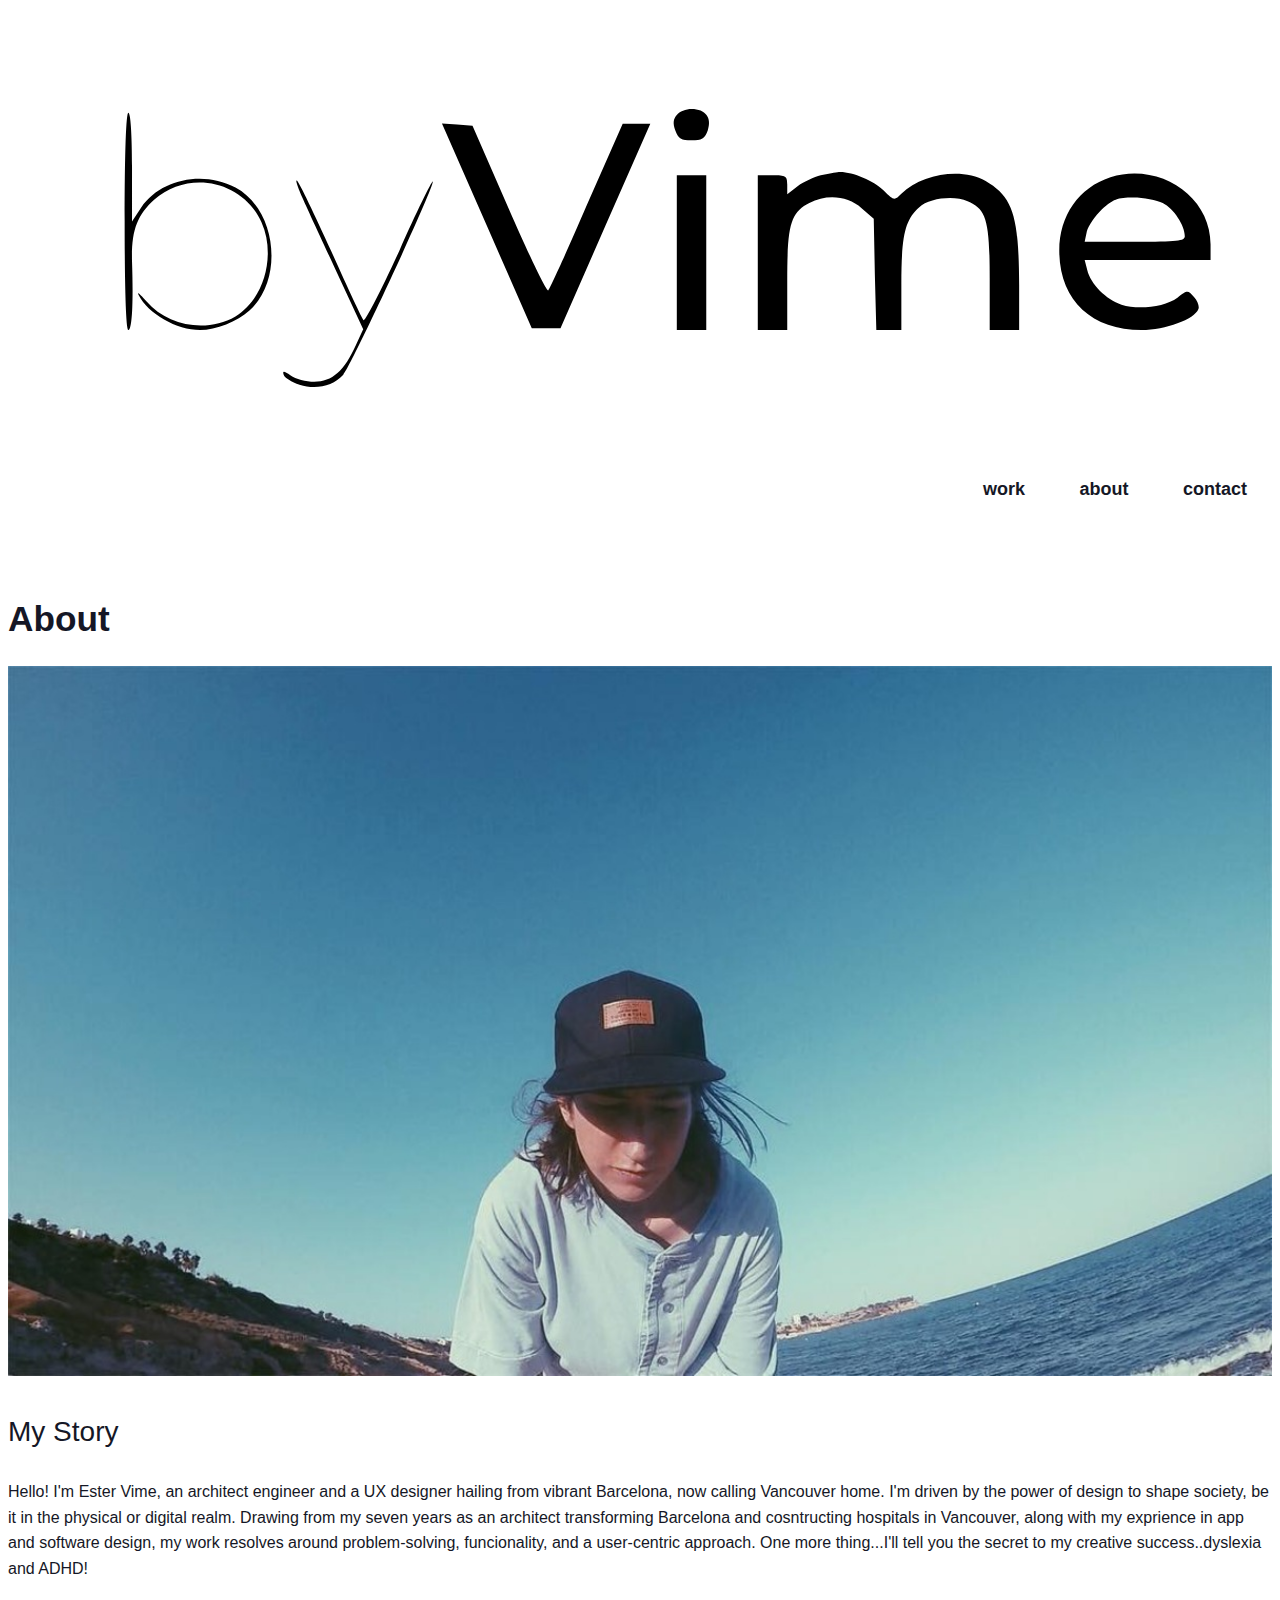
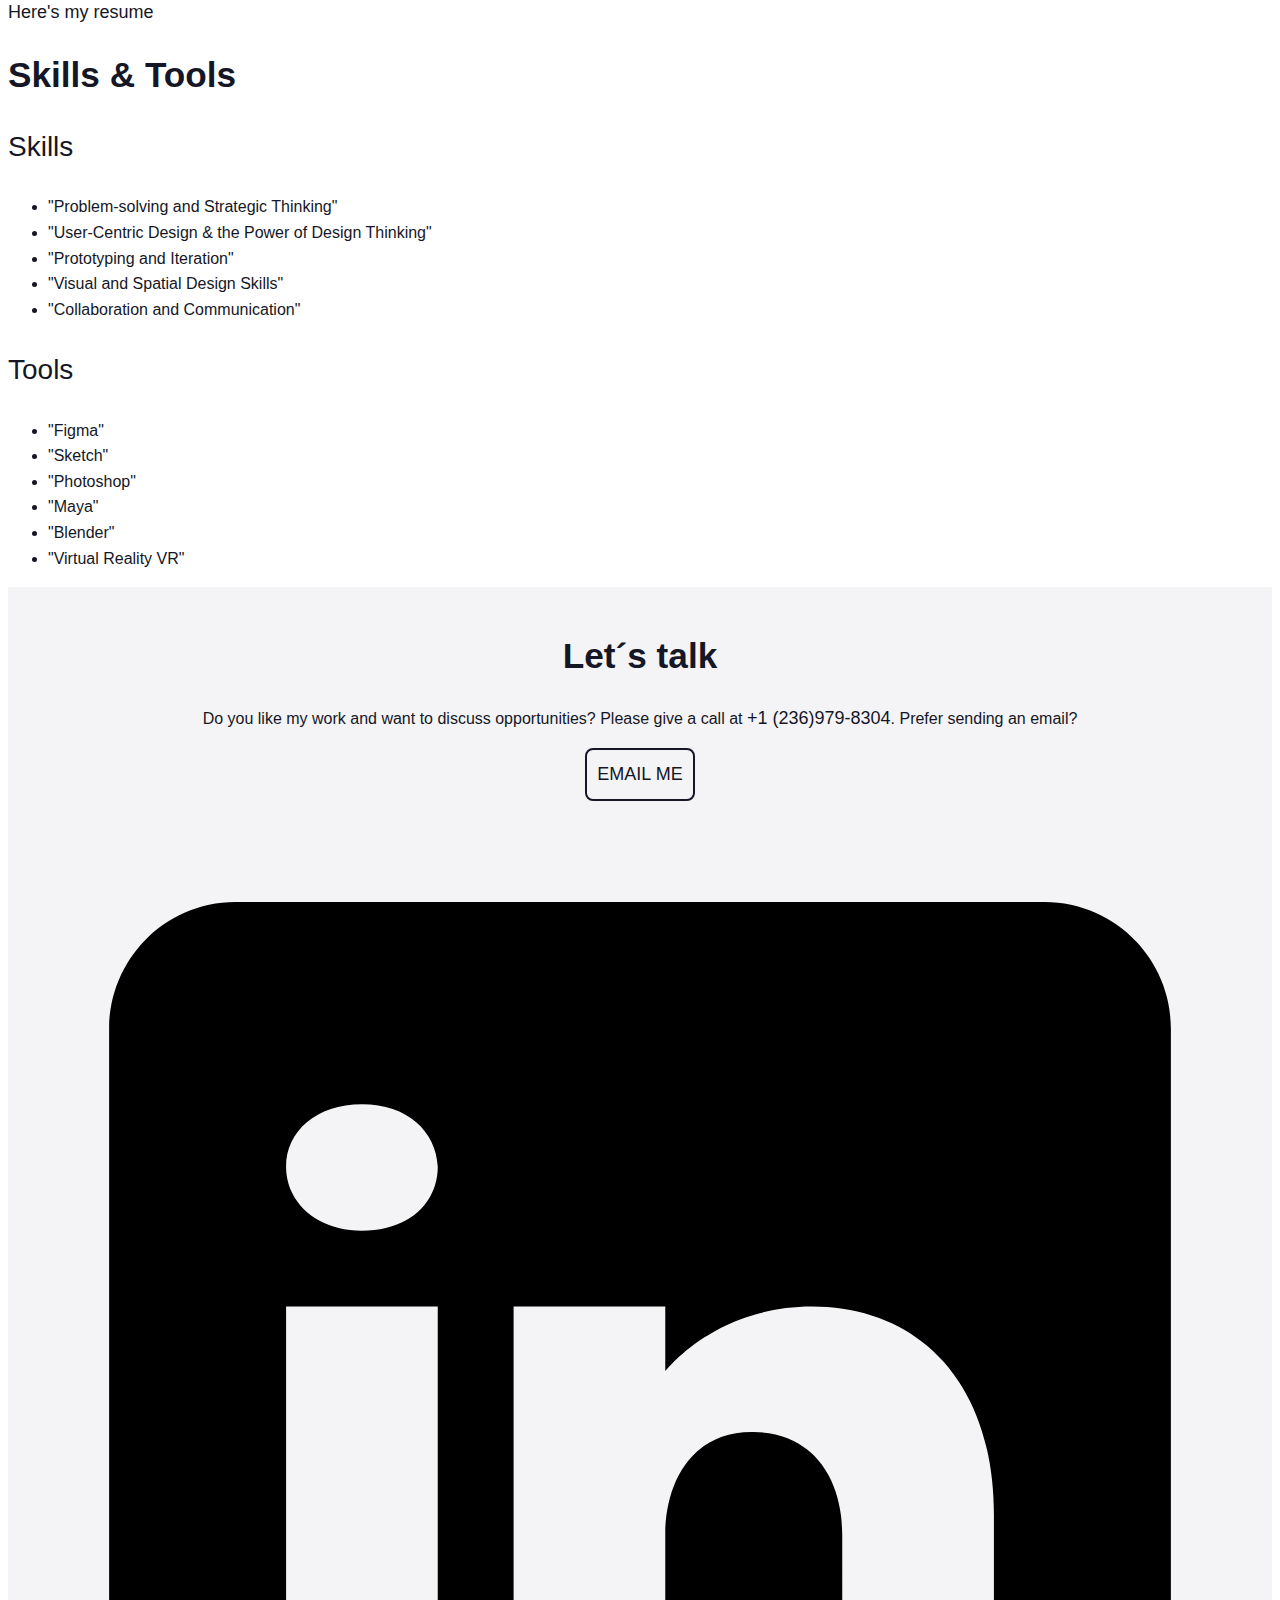
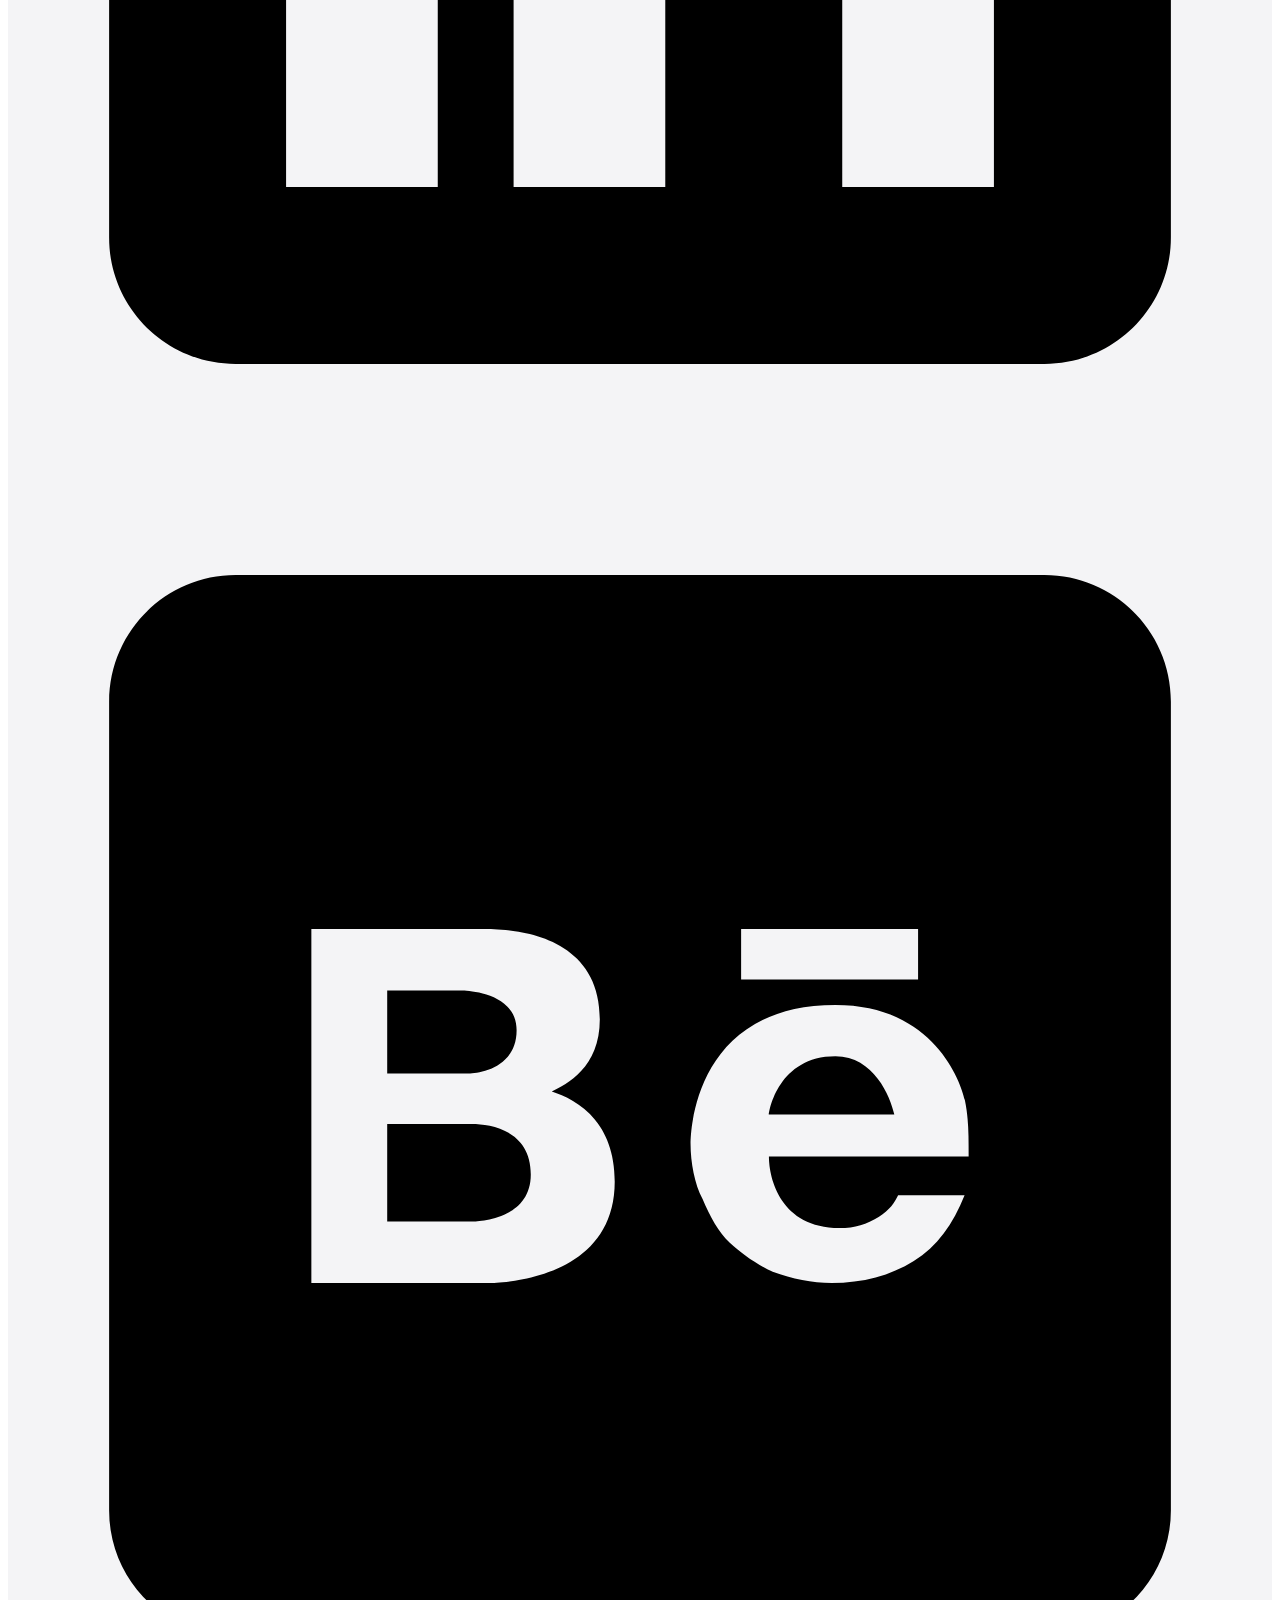
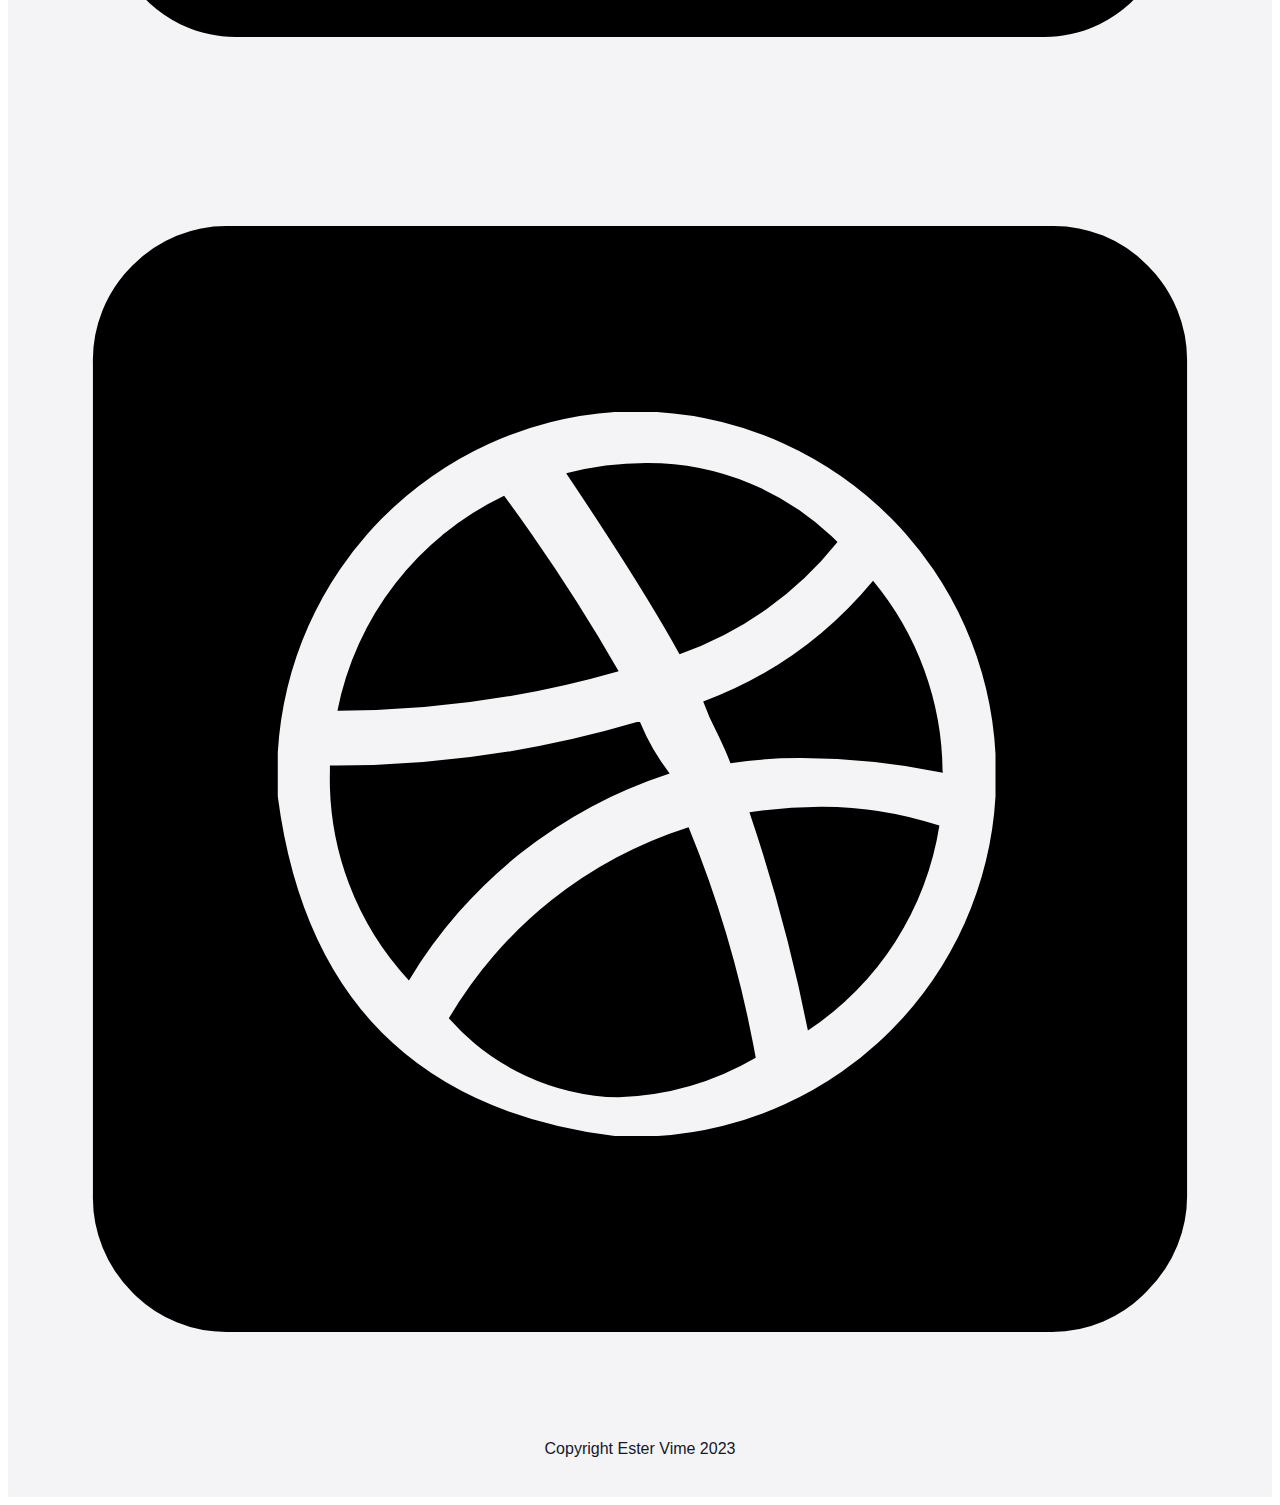
<file: About.html>
<!DOCTYPE html>
<html lang="en" dir="ltr">
  <head>
    <meta charset="utf-8">
    <meta name="author" content="Ester Vime">
    <meta name="description" content="Hi, I'm Ester vime. Let's learn some fun facts about me!">
    <meta name="viewport" content="width=device-width, initial-scale=1">
    <link rel="stylesheet" type="text/css" href="css/style.css">
    <link rel="preconnect" href="https://fonts.googleapis.com">
    <link rel="preconnect" href="https://fonts.gstatic.com" crossorigin>
    <link href="https://fonts.googleapis.com/css2?family=Open+Sans:wght@300;400&display=swap" rel="stylesheet">
    <title>by Vime</title>
  </head>
  <body>
    <header>
      <div>
        <img src="img/contact/byvime_logo.svg" alt="Ester Vime" >
        <nav>
          <ul>
            <li><a href="index.html">Work</a></li>
            <li><a href="about.html">About</a></li>
            <li><a href="#contact">Contact</a></li>
          </ul>
        </nav>
      </div>
    </header>
    <main>
      <div>
       <div>
        <h1>About</h1>
       </div>
      </div>
      <div>
        <picture>
          <source srcset="img/portfolio_home@1x.jpg" media="(max-width:767px)">
          <img src="img/portfolio_home@2x.jpg" alt="portfolio image">
        </picture>
        <div>
          <h3>My Story</h3>
          <p>Hello! I'm Ester Vime, an architect engineer and a UX designer hailing from vibrant Barcelona, now calling Vancouver home. I'm driven by the power of design to shape society, be it in the physical or digital realm. Drawing from my seven years as an architect transforming Barcelona and cosntructing hospitals in Vancouver, along with my exprience in app and software design, my work resolves around problem-solving, funcionality, and a user-centric approach.
          One more thing...I'll tell you the secret to my creative success..dyslexia and ADHD!</p>
          <a href="files/cv.pdf" target="_blank" download> Here's my resume</a>
        </div>
        <div>
          <h1>Skills & Tools</h1>
          <h3>Skills</h3>
          <ul>
            <li>"Problem-solving and Strategic Thinking"</li>
            <li>"User-Centric Design & the Power of Design Thinking"</li>
            <li>"Prototyping and Iteration"</li>
            <li>"Visual and Spatial Design Skills"</li>
            <li>"Collaboration and Communication"</li>
          </ul>
        </div>
        <div>
          <h3>Tools</h3>
          <ul>
            <li>"Figma"</li>
            <li>"Sketch"</li>
            <li>"Photoshop"</li>
            <li>"Maya"</li>
            <li>"Blender"</li>
            <li>"Virtual Reality VR"</li>
          </ul>
        </div>
      </div>
    </main>
    <footer>
      <h1> Let´s talk </h1>
        <p>Do you like my work and want to discuss opportunities? Please give a call at
          <a href="+12369798304">+1 (236)979-8304</a>. Prefer sending an email?</p>
        <div>
        <a href="byvime@gmail.com" class="button contact"> Email me</a>
      </div>
        <div>
          <a href="https://www.linkedin.com/in/ester-vime-547310105/" target="Linkedin">
            <img src="img/contact/icon_linkedin.svg">
          </a>
          <a href="https://www.behance.net/estervimema" target="Behance">
            <img src="img/contact/icon_behance.svg">
          </a>
          <a href="Dribble-URL" target="Dribble">
            <img src="img/contact/icon_dribble.svg">
          </a>
        </div>
      <p>Copyright Ester Vime 2023</p>
      </div>
    </footer>
  </body>
</html>
</file>
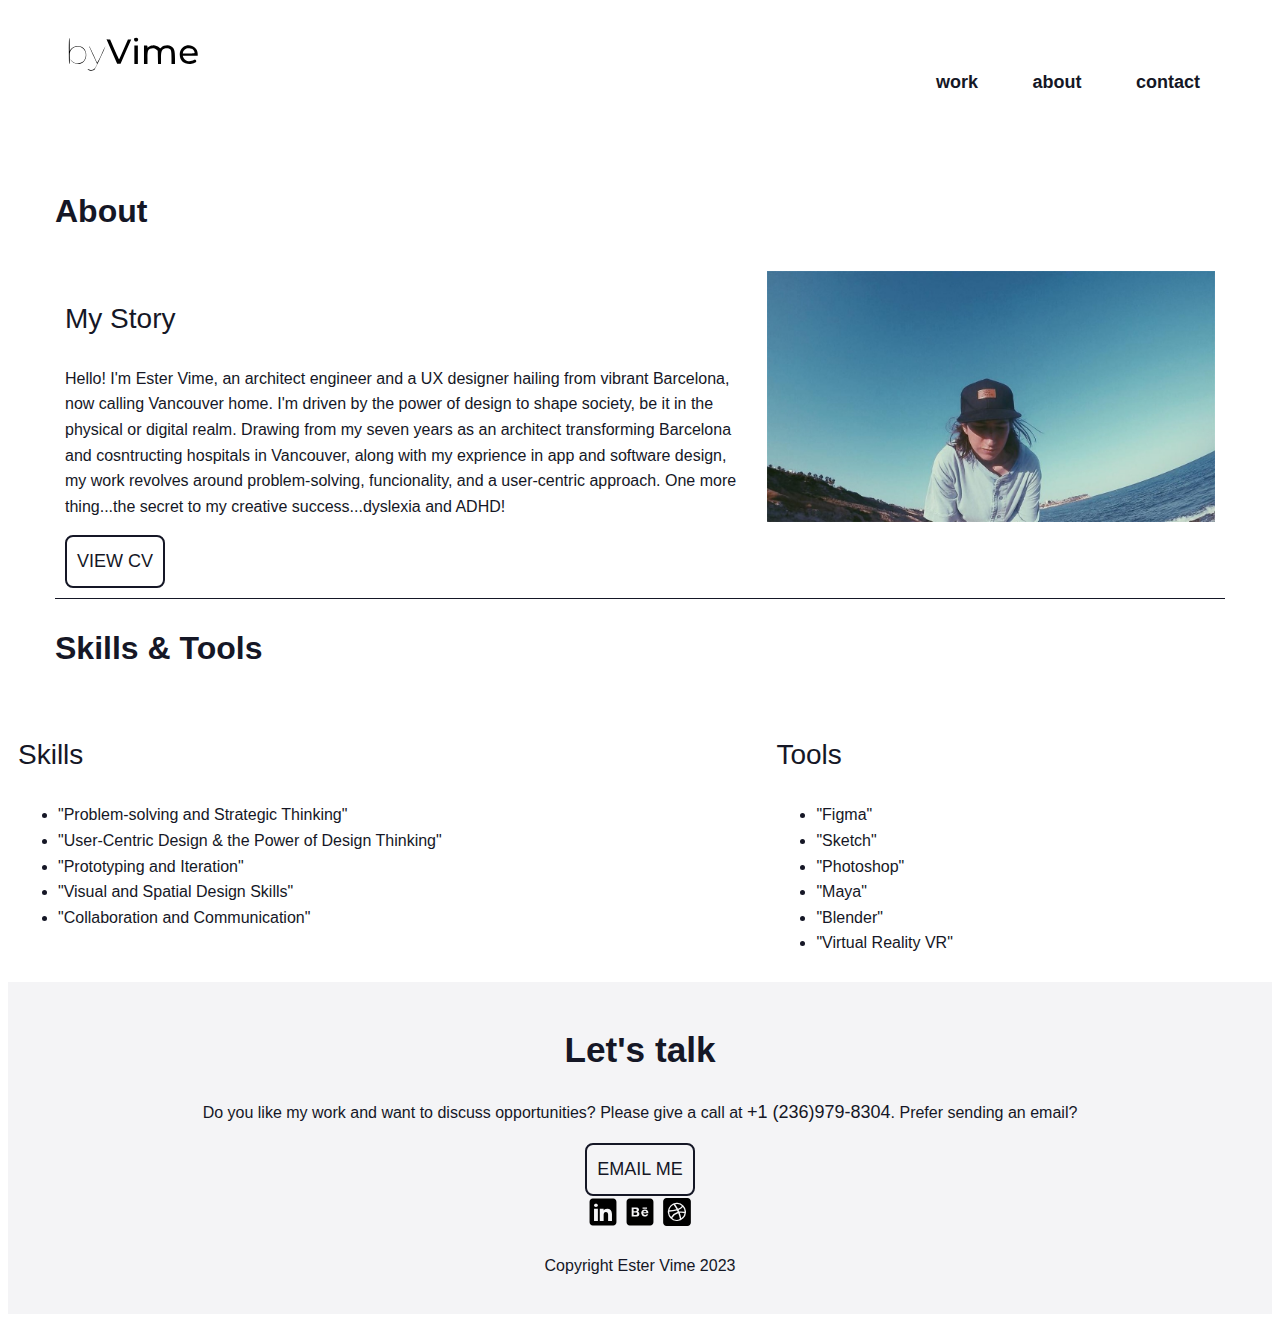
<file: about.html>
<!DOCTYPE html>
<html lang="en" dir="ltr">

<head>
  <meta charset="utf-8">
  <meta name="author" content="Ester Vime">
  <meta name="description" content="Hi, I'm Ester vime. Let's learn some fun facts about me!">
  <meta name="viewport" content="width=device-width, initial-scale=1">
  <link rel="stylesheet" type="text/css" href="css/style.css">
  <link rel="preconnect" href="https://fonts.googleapis.com">
  <link rel="preconnect" href="https://fonts.gstatic.com" crossorigin>
  <link href="https://fonts.googleapis.com/css2?family=Open+Sans:wght@300;400&display=swap" rel="stylesheet">
  <link rel="stylesheet" href="https://use.fontawesome.com/releases/v5.15.4/css/all.css">
  <title>about</title>
</head>

<body>
  <header>
    <div class="container">
      <div class="navtoggle" id="myNavtoggle">
        <div class="logo">
         <img src="img/contact/byvime_logo.svg" alt="Logo">
        </div>
        <nav class="navbar">
          <ul class="navigation">
           <li><a href="index.html" class="nav-link">Work</a></li>
           <li><a href="about.html" class="nav-link">About</a></li>
           <li><a href="#contact" class="nav-link">Contact</a></li>
           <li><a href="javascript:void(0);" class="icon" onclick="menuToggle()"><i class="fas fa-bars"></i></a></li>
          </ul>
        </nav>
      </div>
    </div>
  </header>
  <main>
    <div class="container">
      <h2>About</h2>
      <div class="row">
       <div class="col-md-6 col-lg-7">
        <h3>My Story</h3>
        <p>Hello! I'm Ester Vime, an architect engineer and a UX designer hailing from vibrant Barcelona, now calling
          Vancouver home. I'm driven by the power of design to shape society, be it in the physical or digital realm.
          Drawing from my seven years as an architect transforming Barcelona and cosntructing hospitals in Vancouver,
          along with my exprience in app and software design, my work revolves around problem-solving, funcionality, and
          a user-centric approach.
          One more thing...the secret to my creative success...<b>dyslexia and ADHD!</b></p>
        <a href="files/cv.pdf" target="_blank" class="button contact"> View CV</a>
       </div>
       <div class="col-md-6 col-lg-5">
        <picture>
            <source srcset="img/portfolio_home@1x.jpg" media="(max-width:767px)">
            <img src="img/portfolio_home@2x.jpg" alt="portfolio image">
        </picture>
       </div>
      </div>
        <h2>Skills & Tools</h2>
      </div>
      <div id="skills">
         <div class="col-md-6 col-lg-7">
          <h3>Skills</h3>
            <ul>
              <li>"Problem-solving and Strategic Thinking"</li>
              <li>"User-Centric Design & the Power of Design Thinking"</li>
              <li>"Prototyping and Iteration"</li>
              <li>"Visual and Spatial Design Skills"</li>
              <li>"Collaboration and Communication"</li>
            </ul>
         </div>
         <div class="col-md-6 col-lg-5">
          <h3>Tools</h3>
          <ul>
              <li>"Figma"</li>
              <li>"Sketch"</li>
              <li>"Photoshop"</li>
              <li>"Maya"</li>
              <li>"Blender"</li>
              <li>"Virtual Reality VR"</li>
          </ul>
         </div>
      </div>
  </main>
  <footer id="contact">
    <h1> Let's talk </h1>
    <p>Do you like my work and want to discuss opportunities? Please give a call at
      <a href="+12369798304">+1 (236)979-8304</a>. Prefer sending an email?
    </p>
    <div>
      <a href="byvime@gmail.com" class="button contact"> Email me</a>
    </div>
    <div>
      <a href="https://www.linkedin.com/in/ester-vime-547310105/" target="Linkedin">
        <img src="img/contact/icon_linkedin.svg" class="icons" alt="Linkedin Icon">
     </a>
     <a href="https://www.behance.net/estervimema" target="Behance">
       <img src="img/contact/icon_behance.svg" class="icons" alt="Behance Icon">
     </a>
     <a href="Dribble-URL" target="Dribble">
       <img src="img/contact/icon_dribble.svg" class="icons" alt="Dribble Icon">
     </a>
    </div>
    <p>Copyright Ester Vime 2023</p>
  </footer>
  <script src="https://code.jquery.com/jquery-3.3.1.min.js" integrity="sha256-FgpCb/KJQlLNfOu91ta32o/NMZxltwRo8QtmkMRdAu8=" crossorigin="anonymous"></script>
  <script src="js/scripts.js"></script>
</body>

</html>
</file>
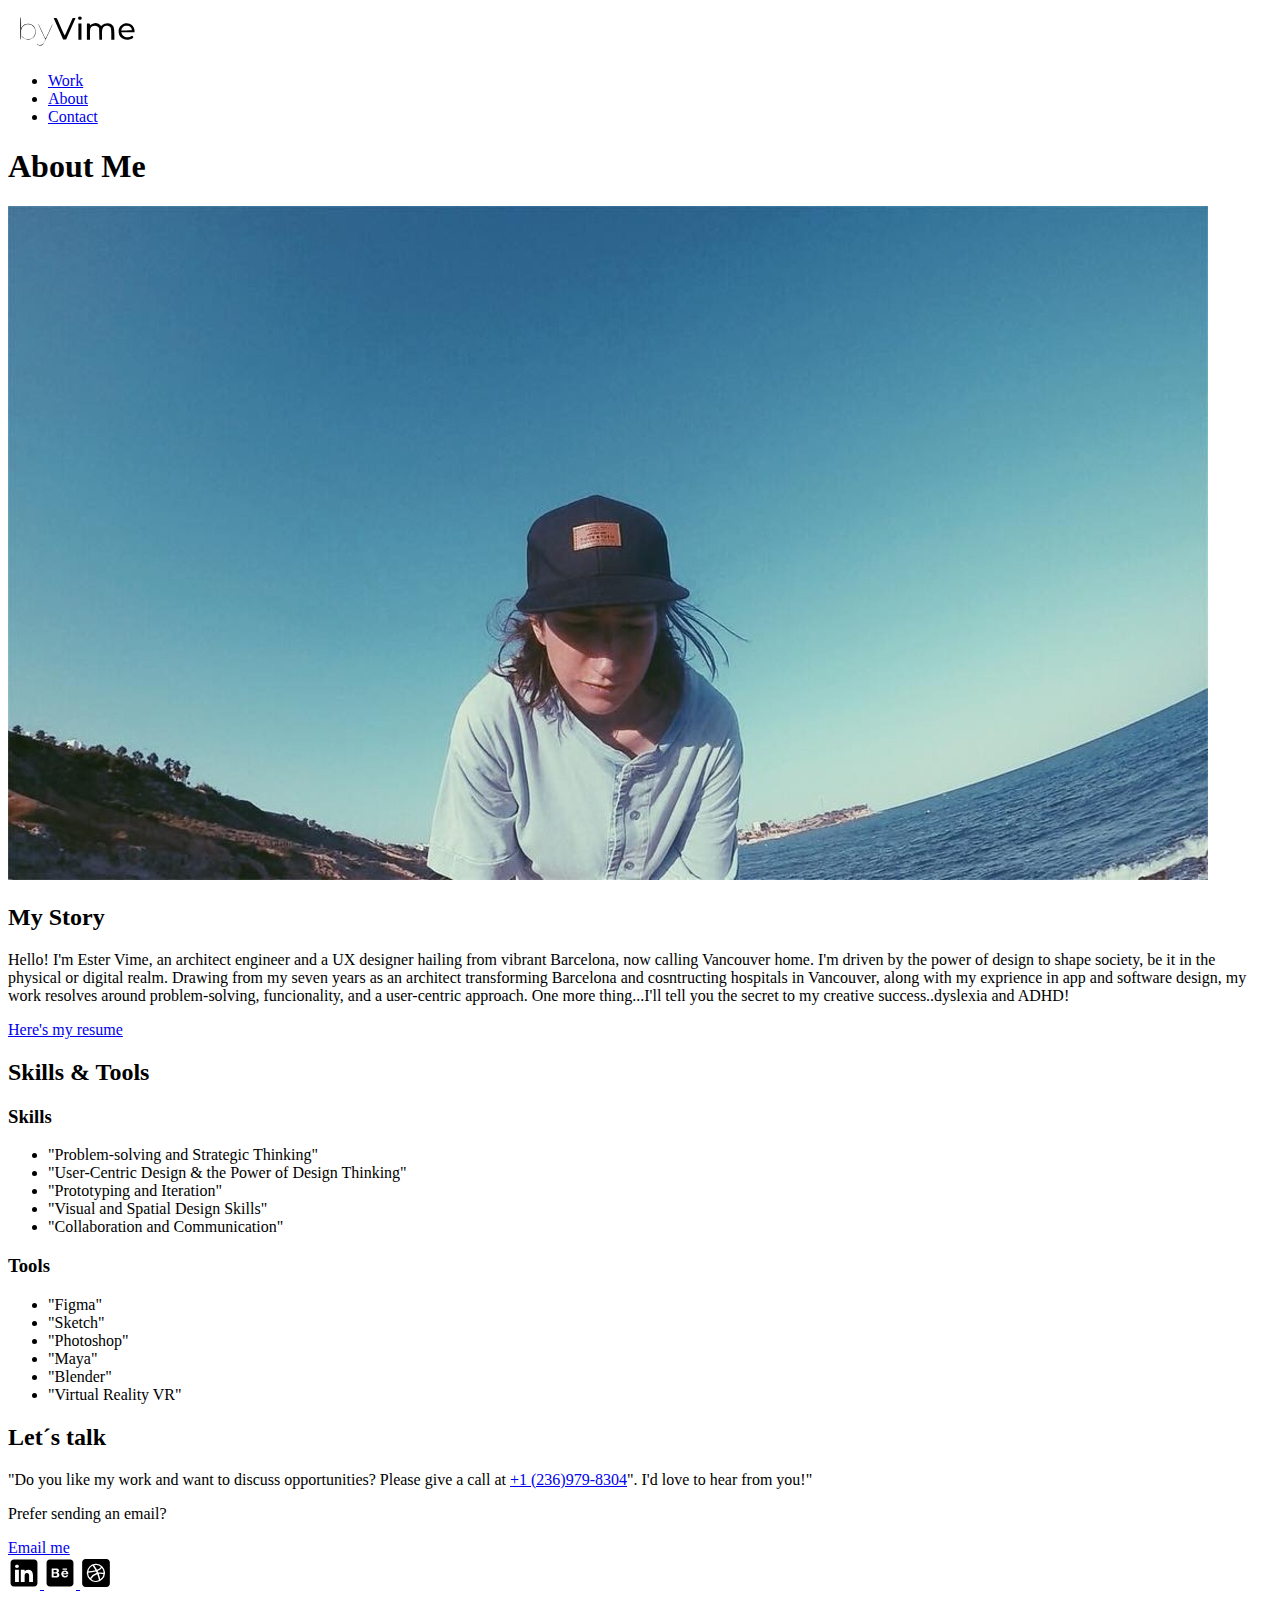
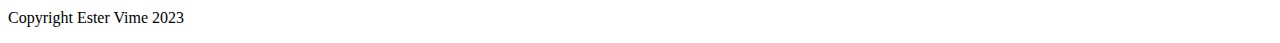
<file: byVime.html>
<!DOCTYPE html>
<html lang="en" dir="ltr">
  <head>
    <meta charset="utf-8">
    <meta name="author" content="Ester Vime">
    <meta name="description" content="Hi, I'm Ester vime. Let's learn some fun facts about me!">
    <title>My About Page</title>
  </head>
  <body>
    <header>
      <div>
        <img src="img/contact/byvime_logo.svg" alt="Ester Vime" >
        <nav>
          <ul>
            <li><a href="index.html">Work</a></li>
            <li><a href="about.html">About</a></li>
            <li><a href="#contact">Contact</a></li>
          </ul>
        </nav>
      </div>
    </header>
    <main>
      <div>
       <div>
        <h1>About Me</h1>
       </div>
      </div>
      <div>
        <picture>
          <source srcset="img/portfolio_home@1x.jpg" media="(max-width:767px)">
          <img src="img/portfolio_home@2x.jpg" alt="portfolio image">
        </picture>
        <div>
          <h2>My Story</h2>
          <p>Hello! I'm Ester Vime, an architect engineer and a UX designer hailing from vibrant Barcelona, now calling Vancouver home. I'm driven by the power of design to shape society, be it in the physical or digital realm. Drawing from my seven years as an architect transforming Barcelona and cosntructing hospitals in Vancouver, along with my exprience in app and software design, my work resolves around problem-solving, funcionality, and a user-centric approach.
          One more thing...I'll tell you the secret to my creative success..dyslexia and ADHD!</p>
          <a href="files/cv.pdf" target="_blank" download> Here's my resume</a>
        </div>
        <div>
          <h2>Skills & Tools</h2>
          <h3>Skills</h3>
          <ul>
            <li>"Problem-solving and Strategic Thinking"</li>
            <li>"User-Centric Design & the Power of Design Thinking"</li>
            <li>"Prototyping and Iteration"</li>
            <li>"Visual and Spatial Design Skills"</li>
            <li>"Collaboration and Communication"</li>
          </ul>
        </div>
        <div>
          <h3>Tools</h3>
          <ul>
            <li>"Figma"</li>
            <li>"Sketch"</li>
            <li>"Photoshop"</li>
            <li>"Maya"</li>
            <li>"Blender"</li>
            <li>"Virtual Reality VR"</li>
          </ul>
        </div>
      </div>
    </main>
    <footer>
      <h2> Let´s talk </h2>
        <p>"Do you like my work and want to discuss opportunities? Please give a call at
          <a href="+12369798304">+1 (236)979-8304</a>". I'd love to hear from you!"</p>
        <p> Prefer sending an email?</p>
        <div>
        <a href="byvime@gmail.com"> Email me</a>
      </div>
        <div>
          <a href="https://www.linkedin.com/in/ester-vime-547310105/" target="Linkedin">
            <img src="img/contact/icon_linkedin.svg">
          </a>
          <a href="https://www.behance.net/estervimema" target="Behance">
            <img src="img/contact/icon_behance.svg">
          </a>
          <a href="Dribble-URL" target="Dribble">
            <img src="img/contact/icon_dribble.svg">
          </a>
        </div>
      <p>Copyright Ester Vime 2023</p>
      </div>
    </footer>
  </body>
</html>
</file>
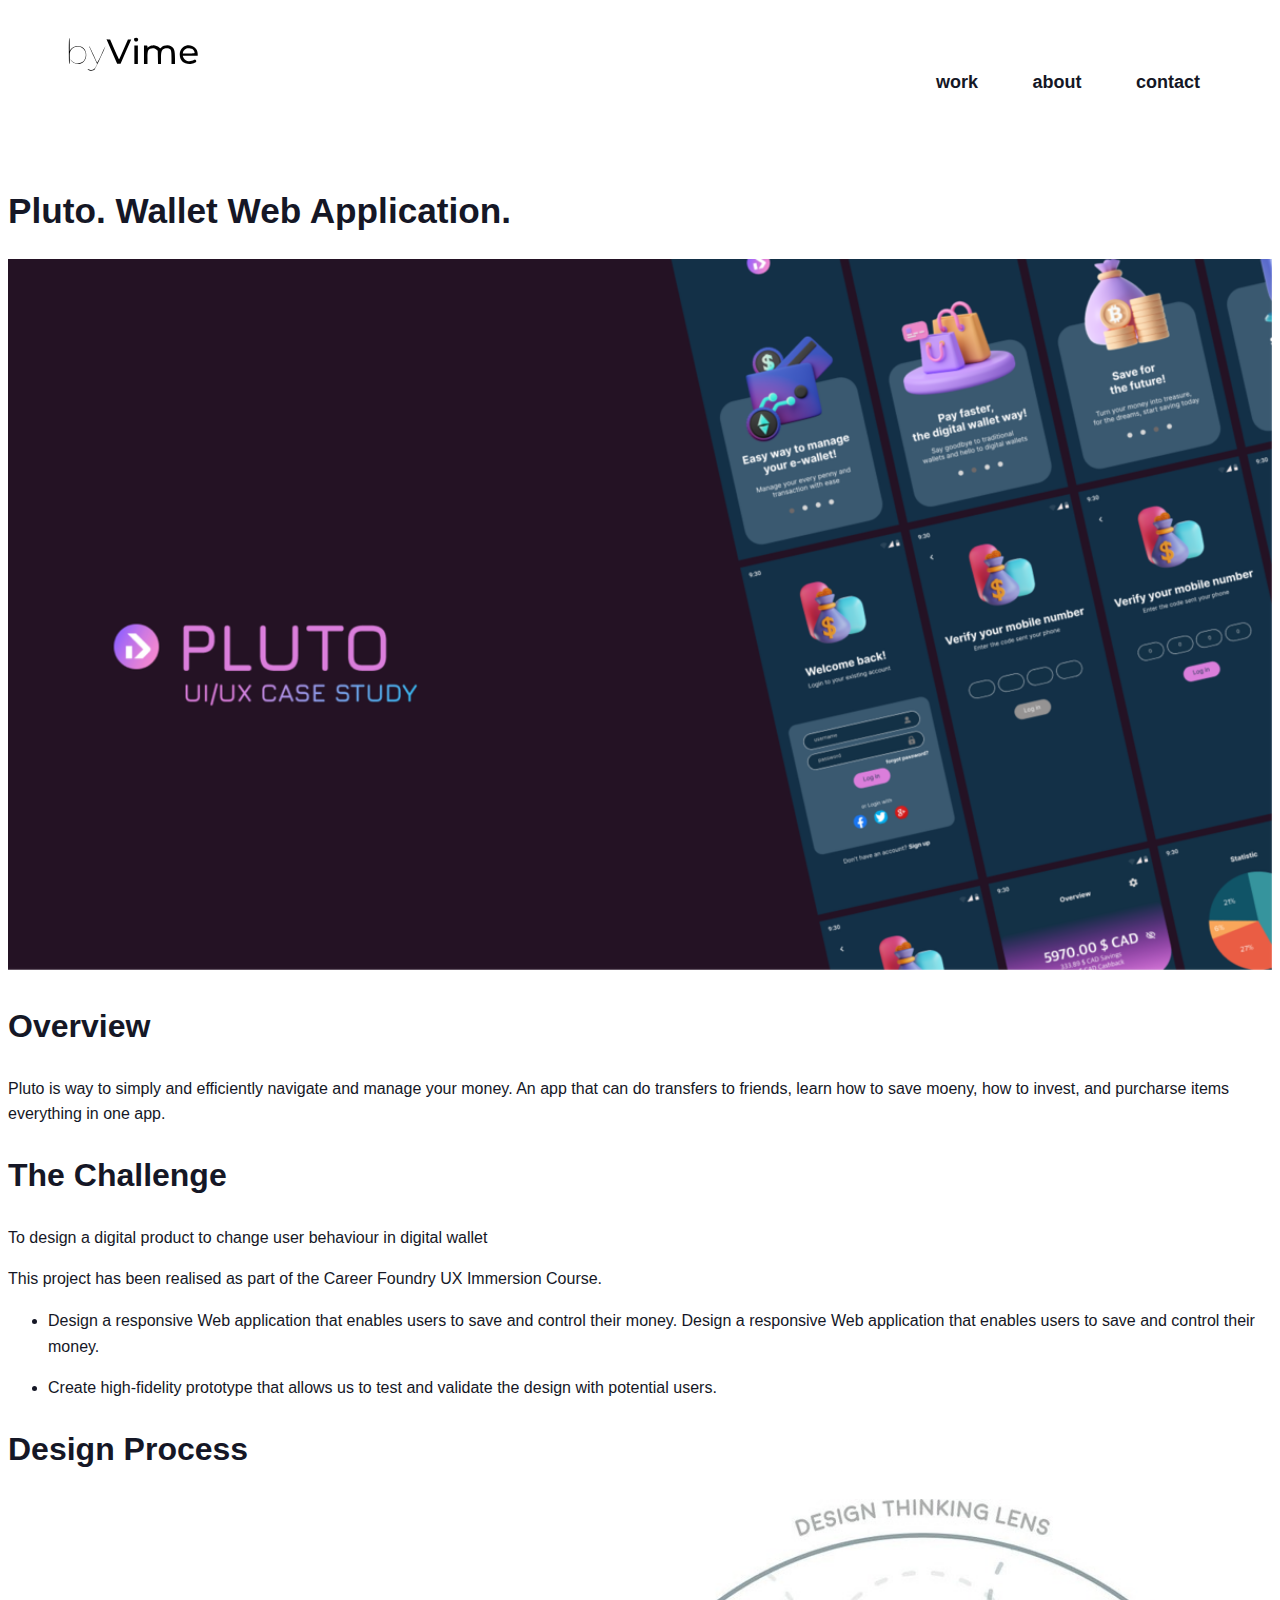
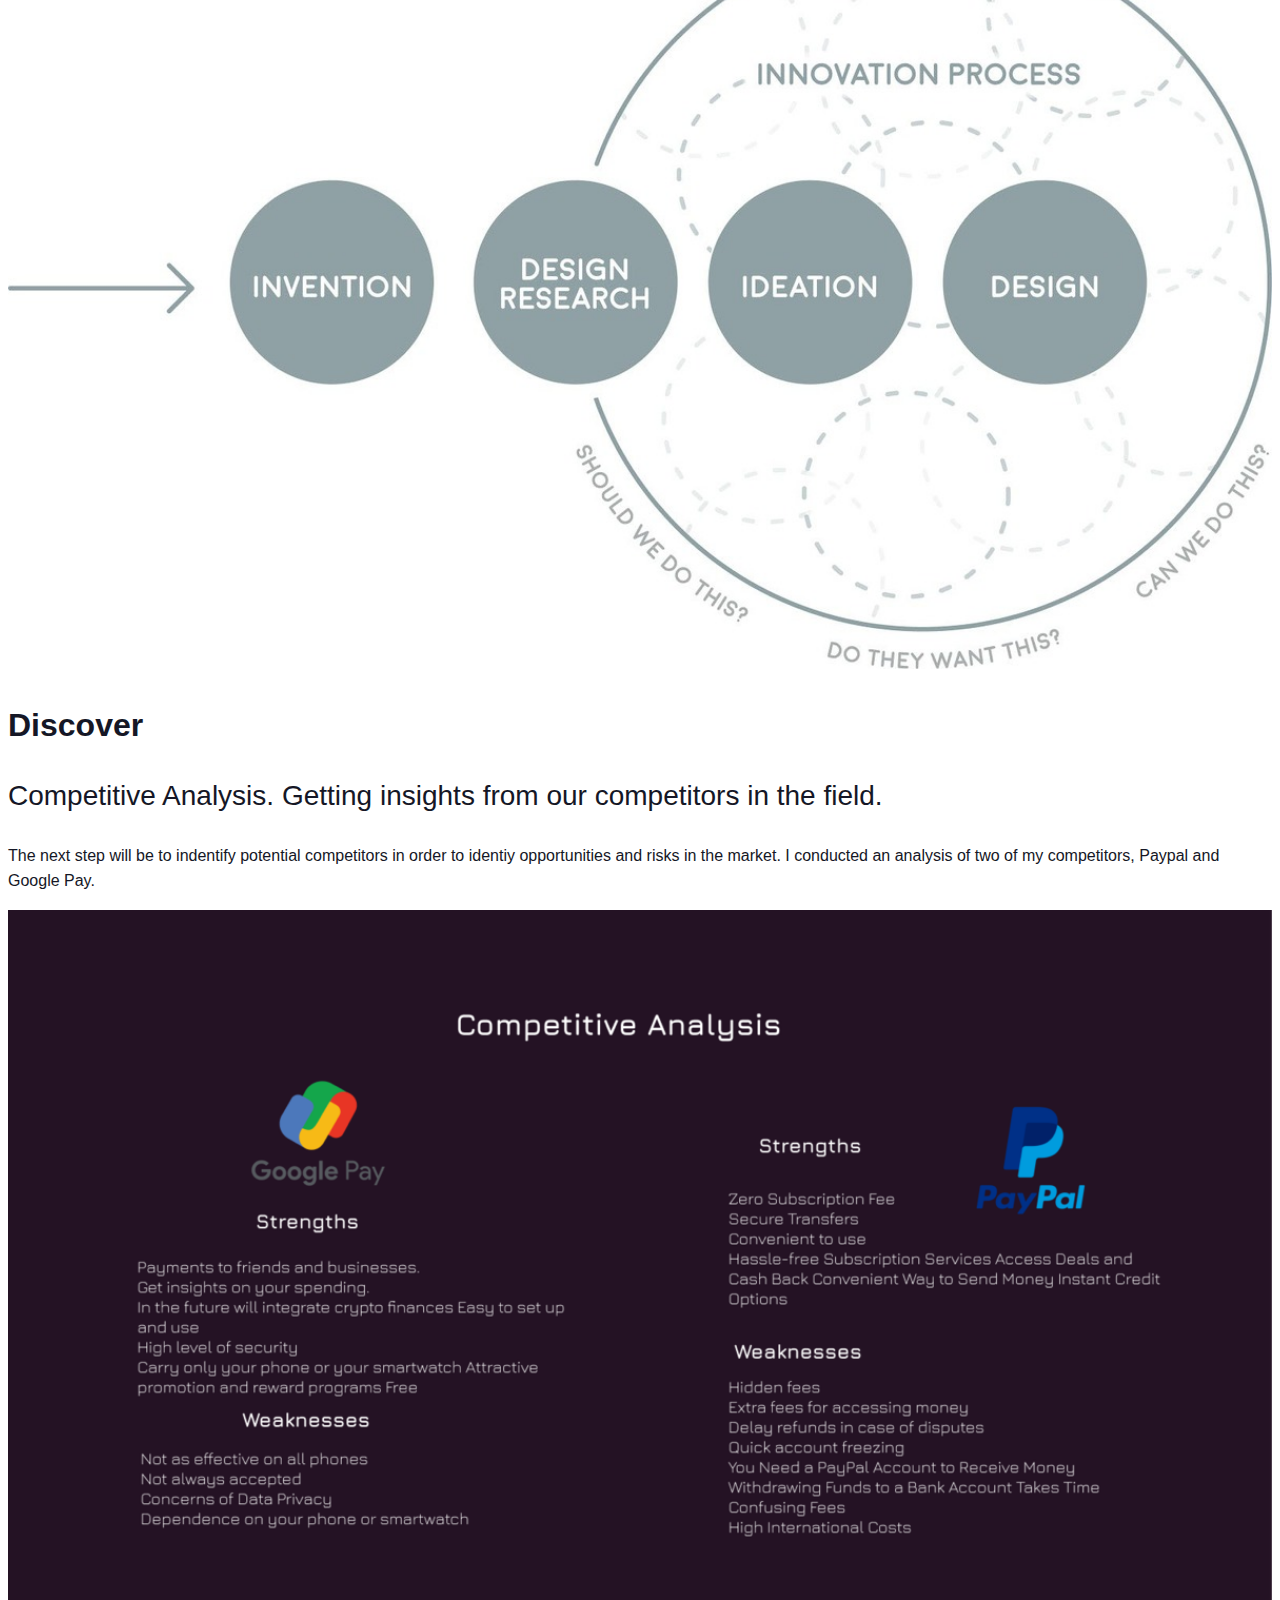
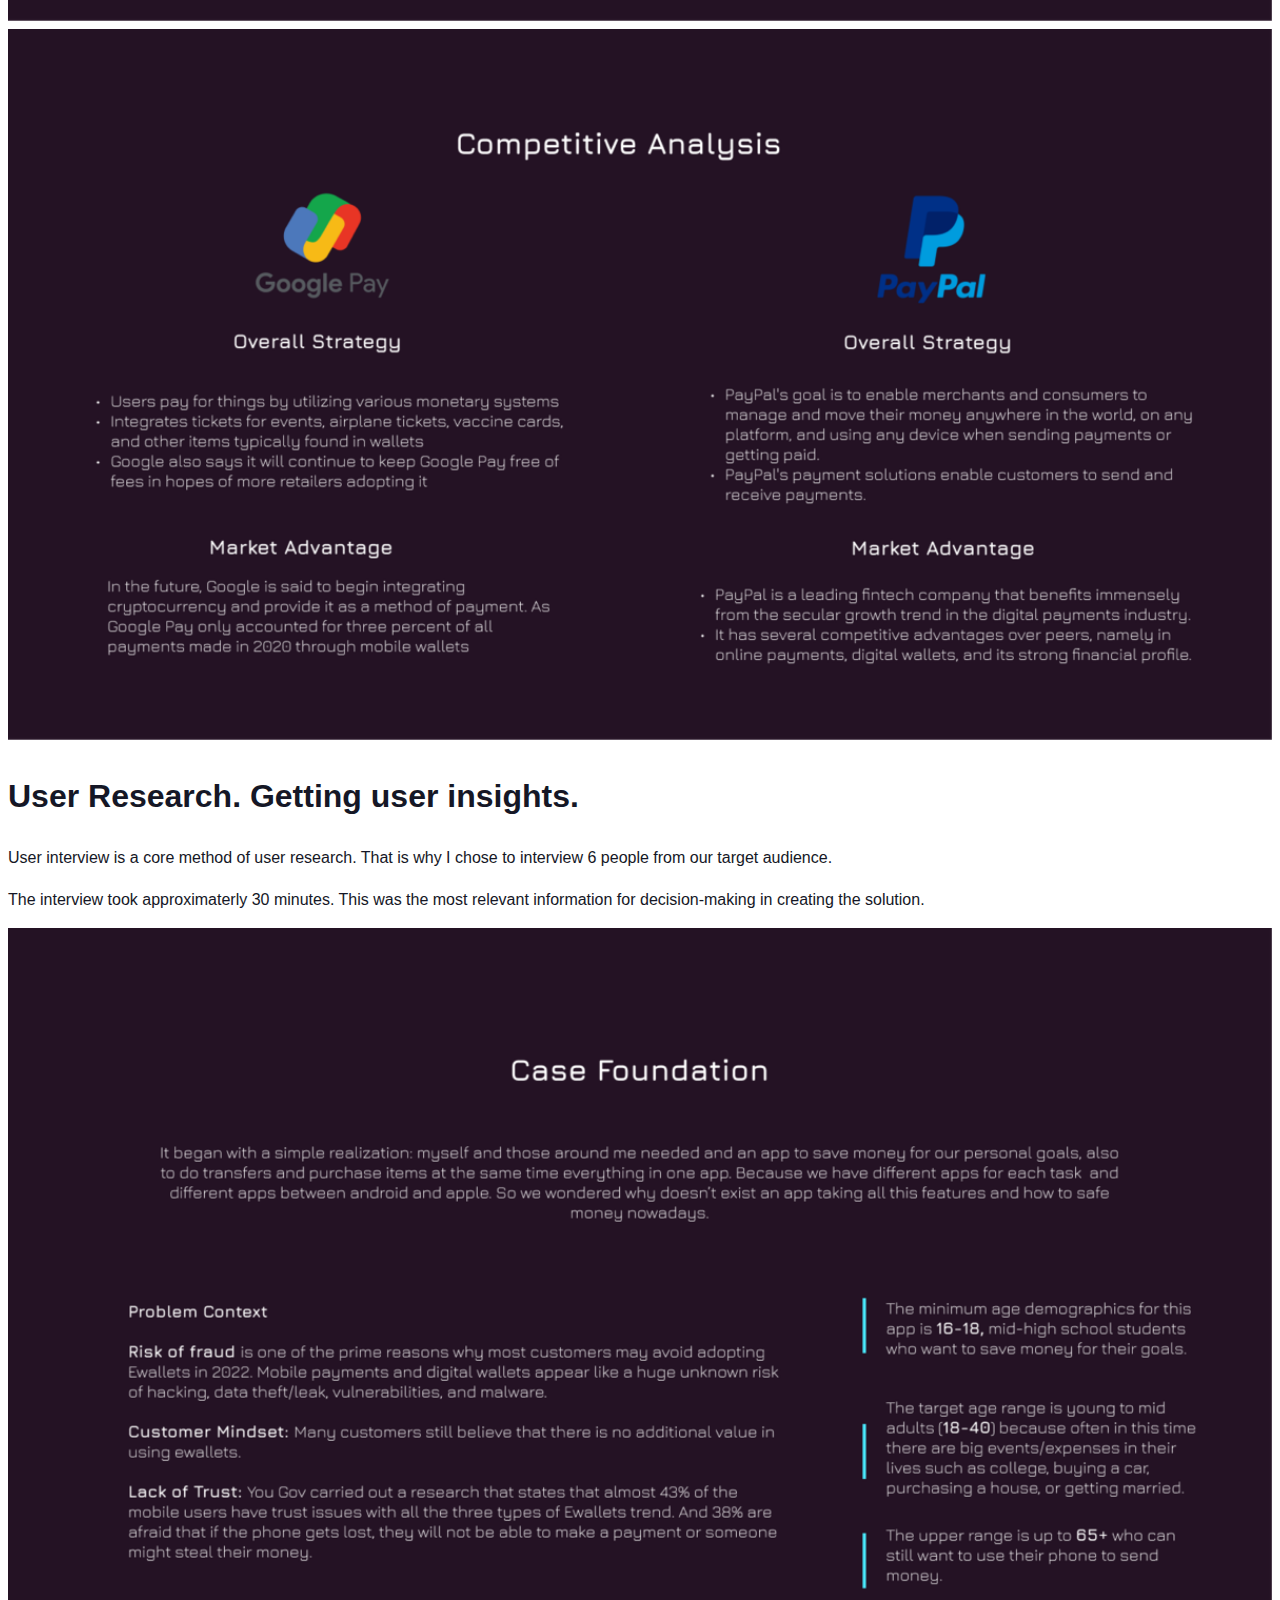
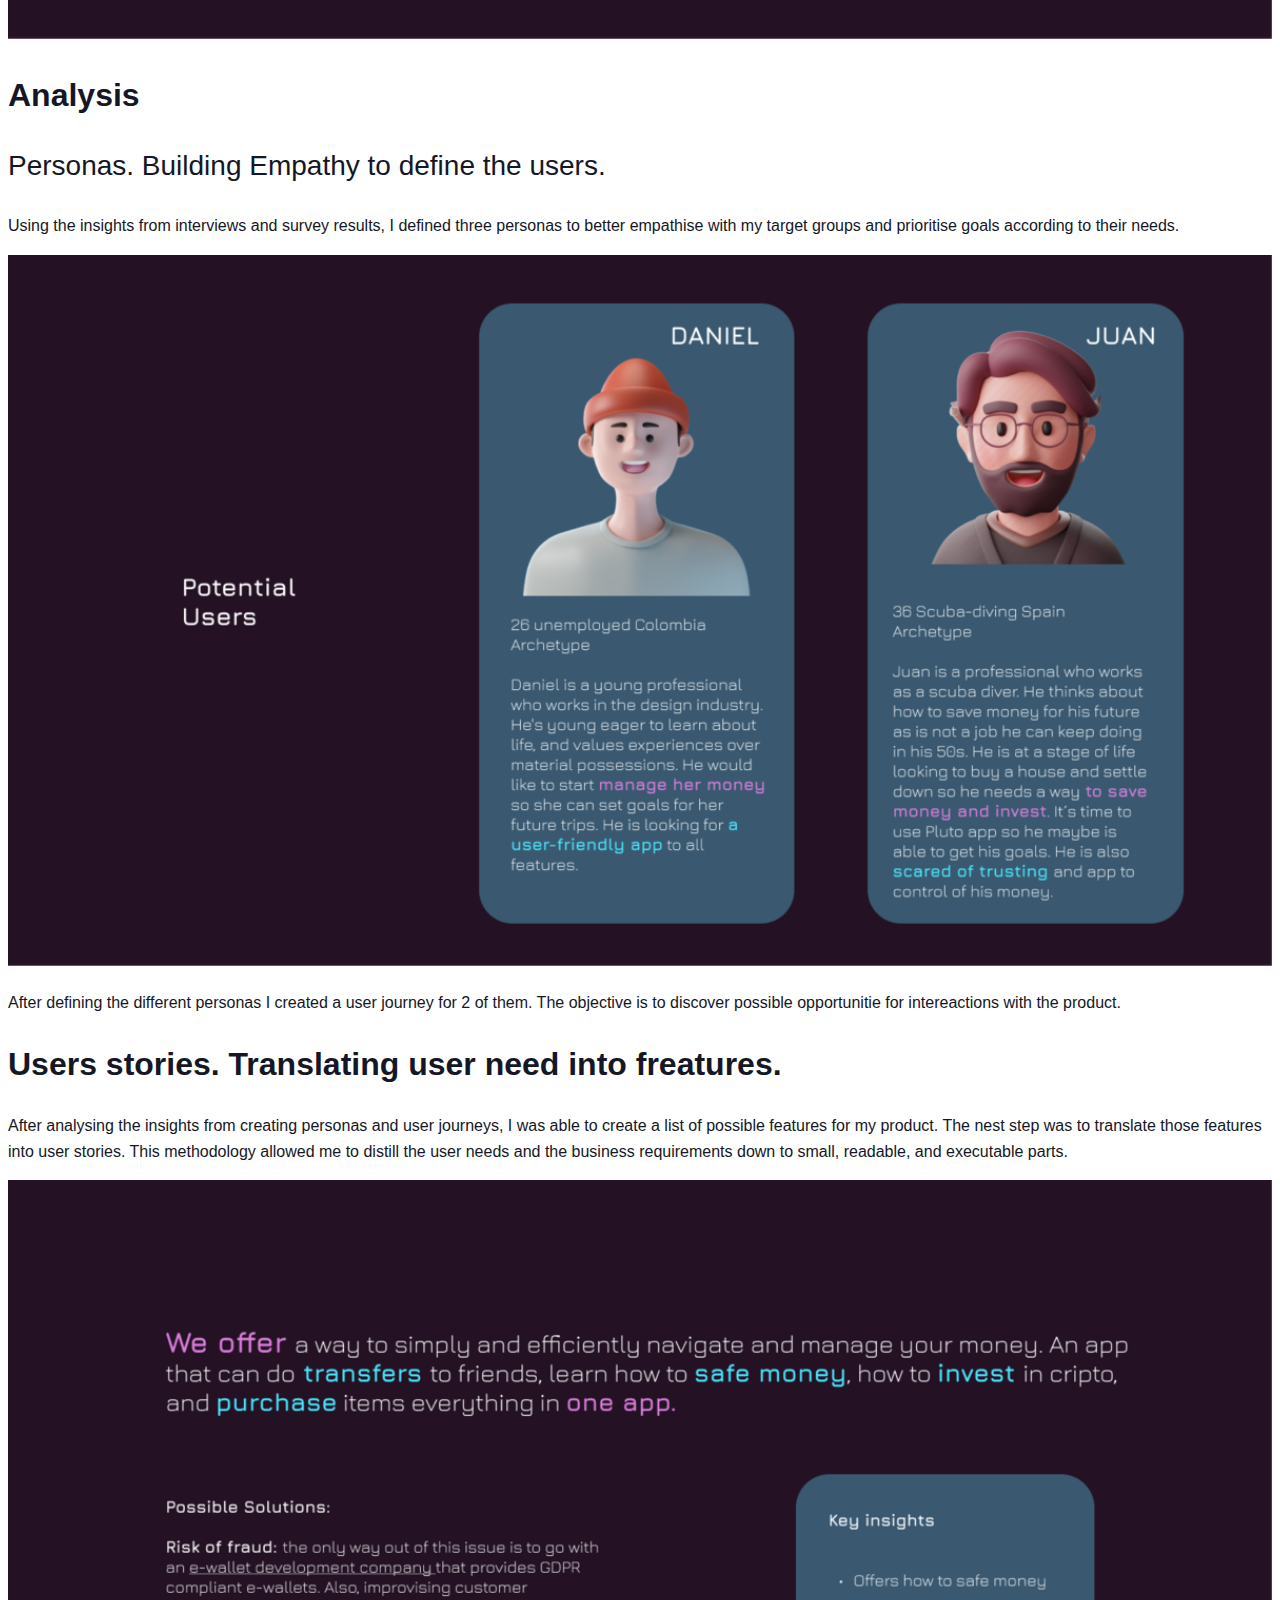
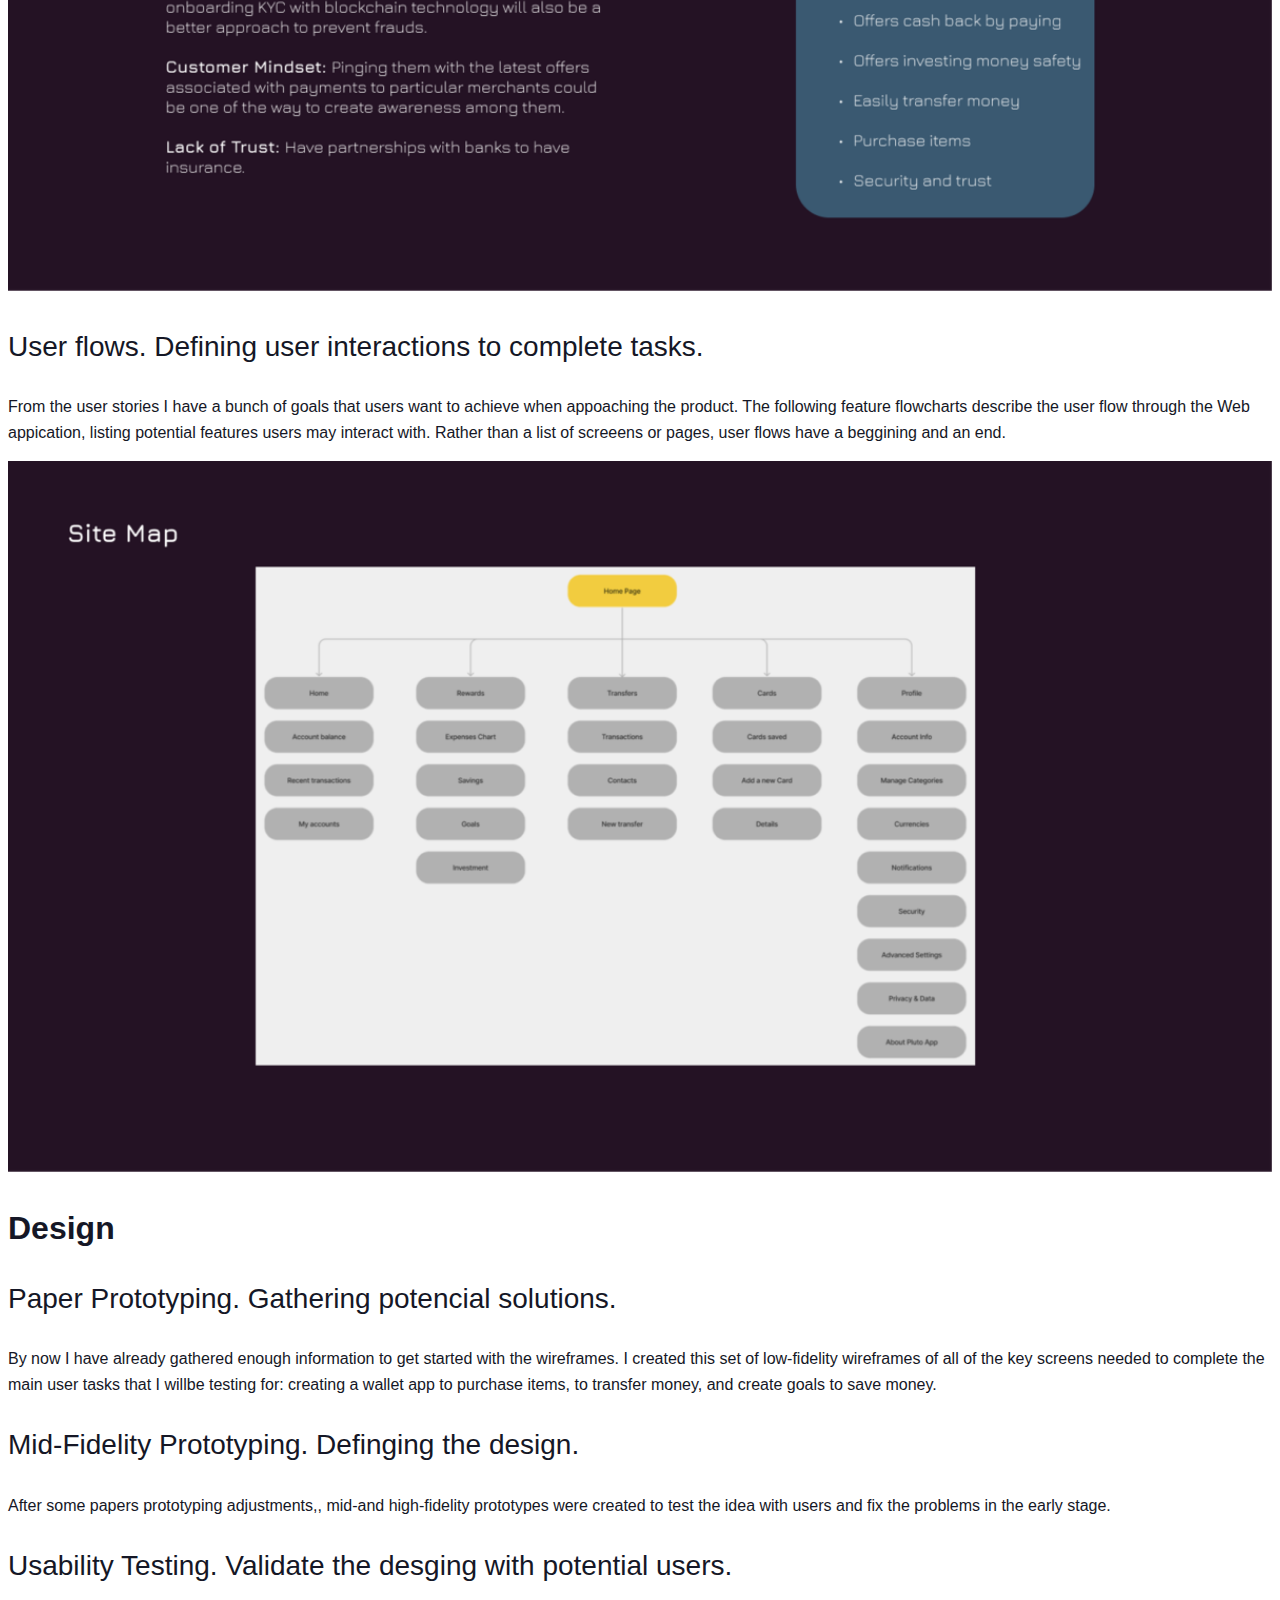
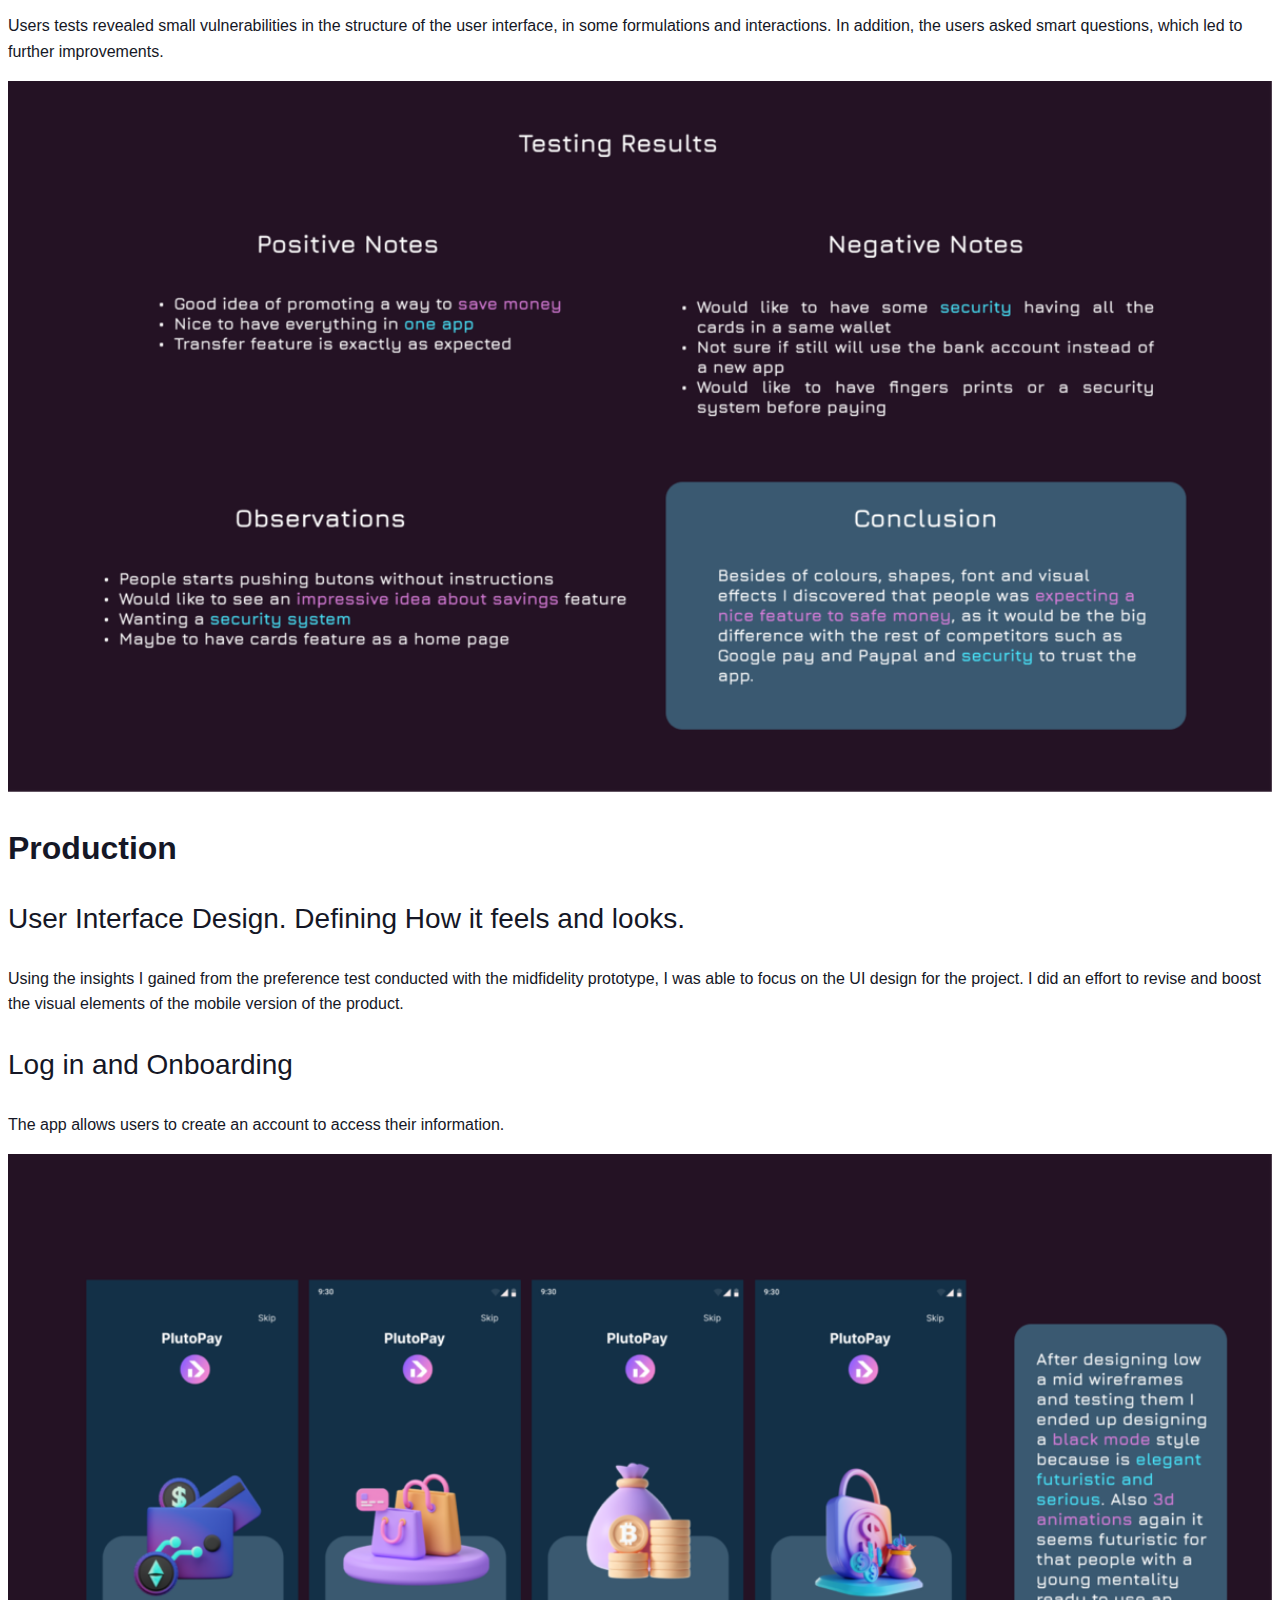
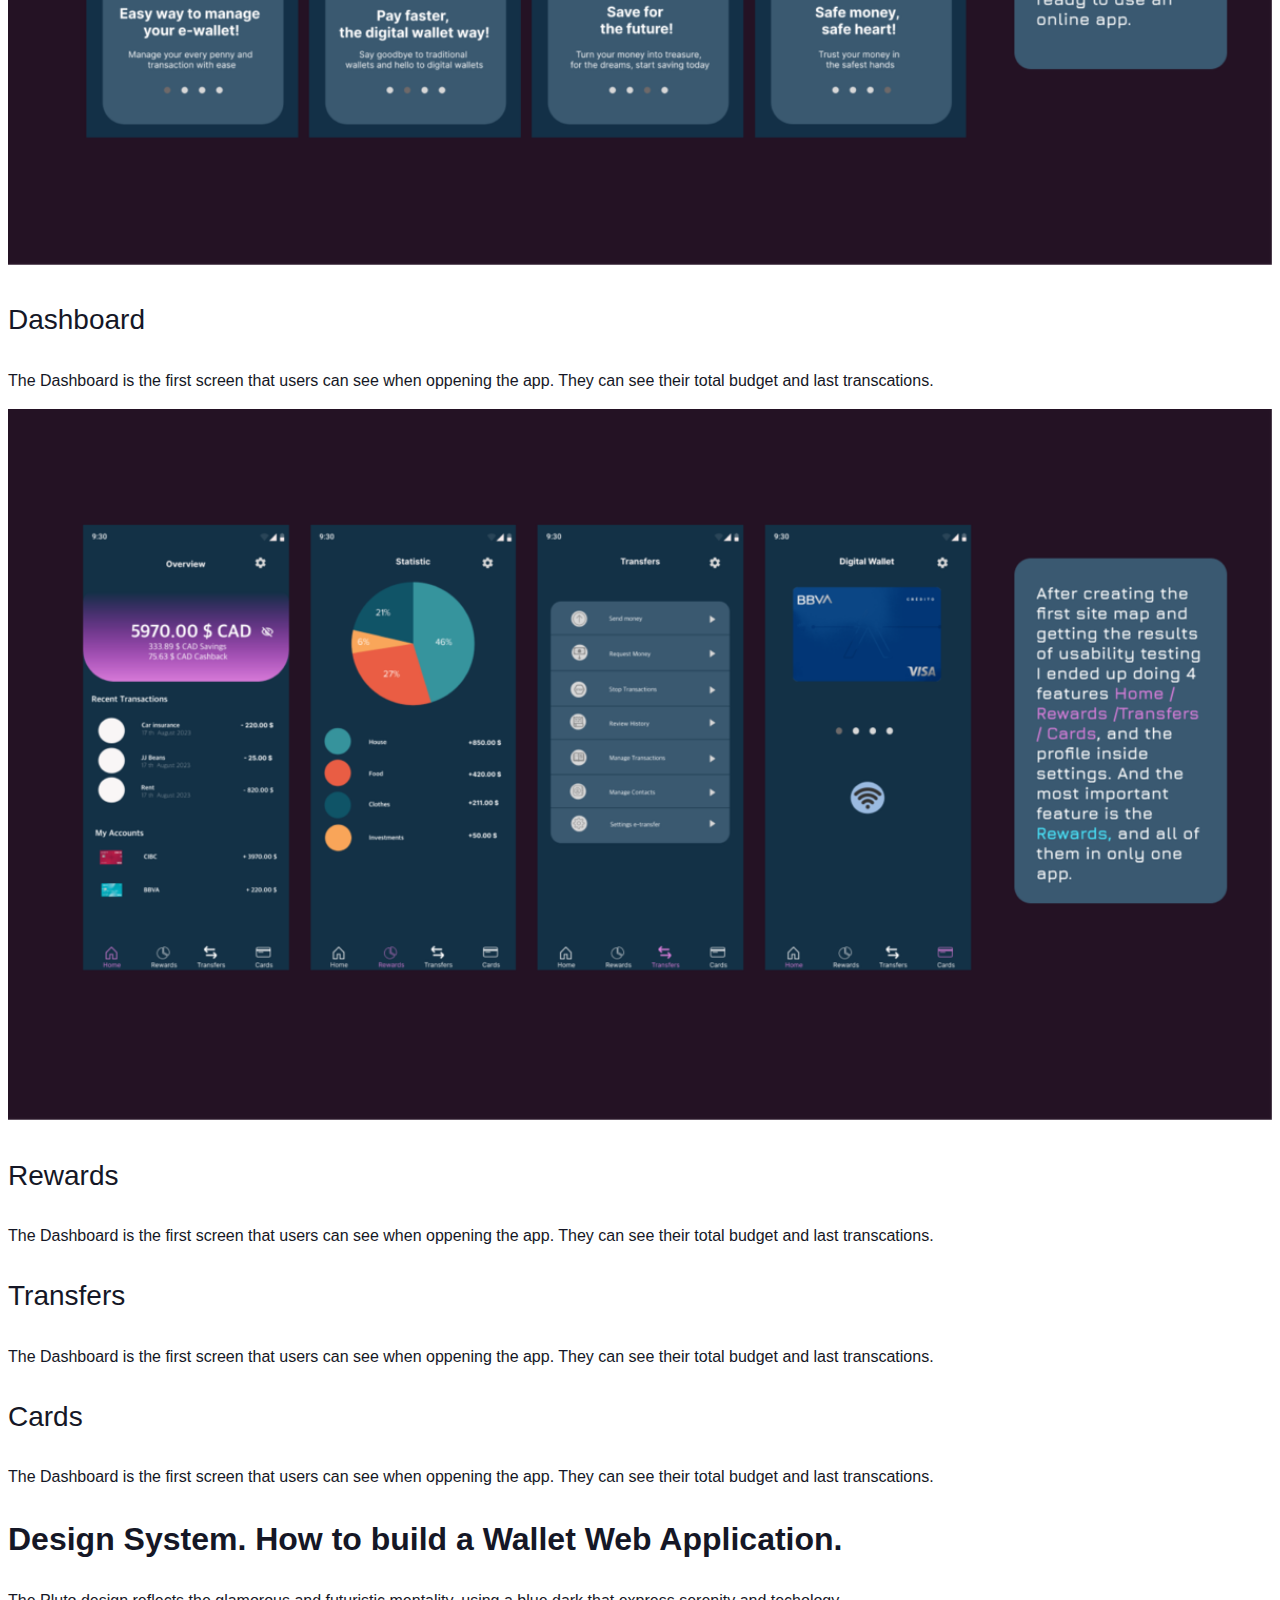
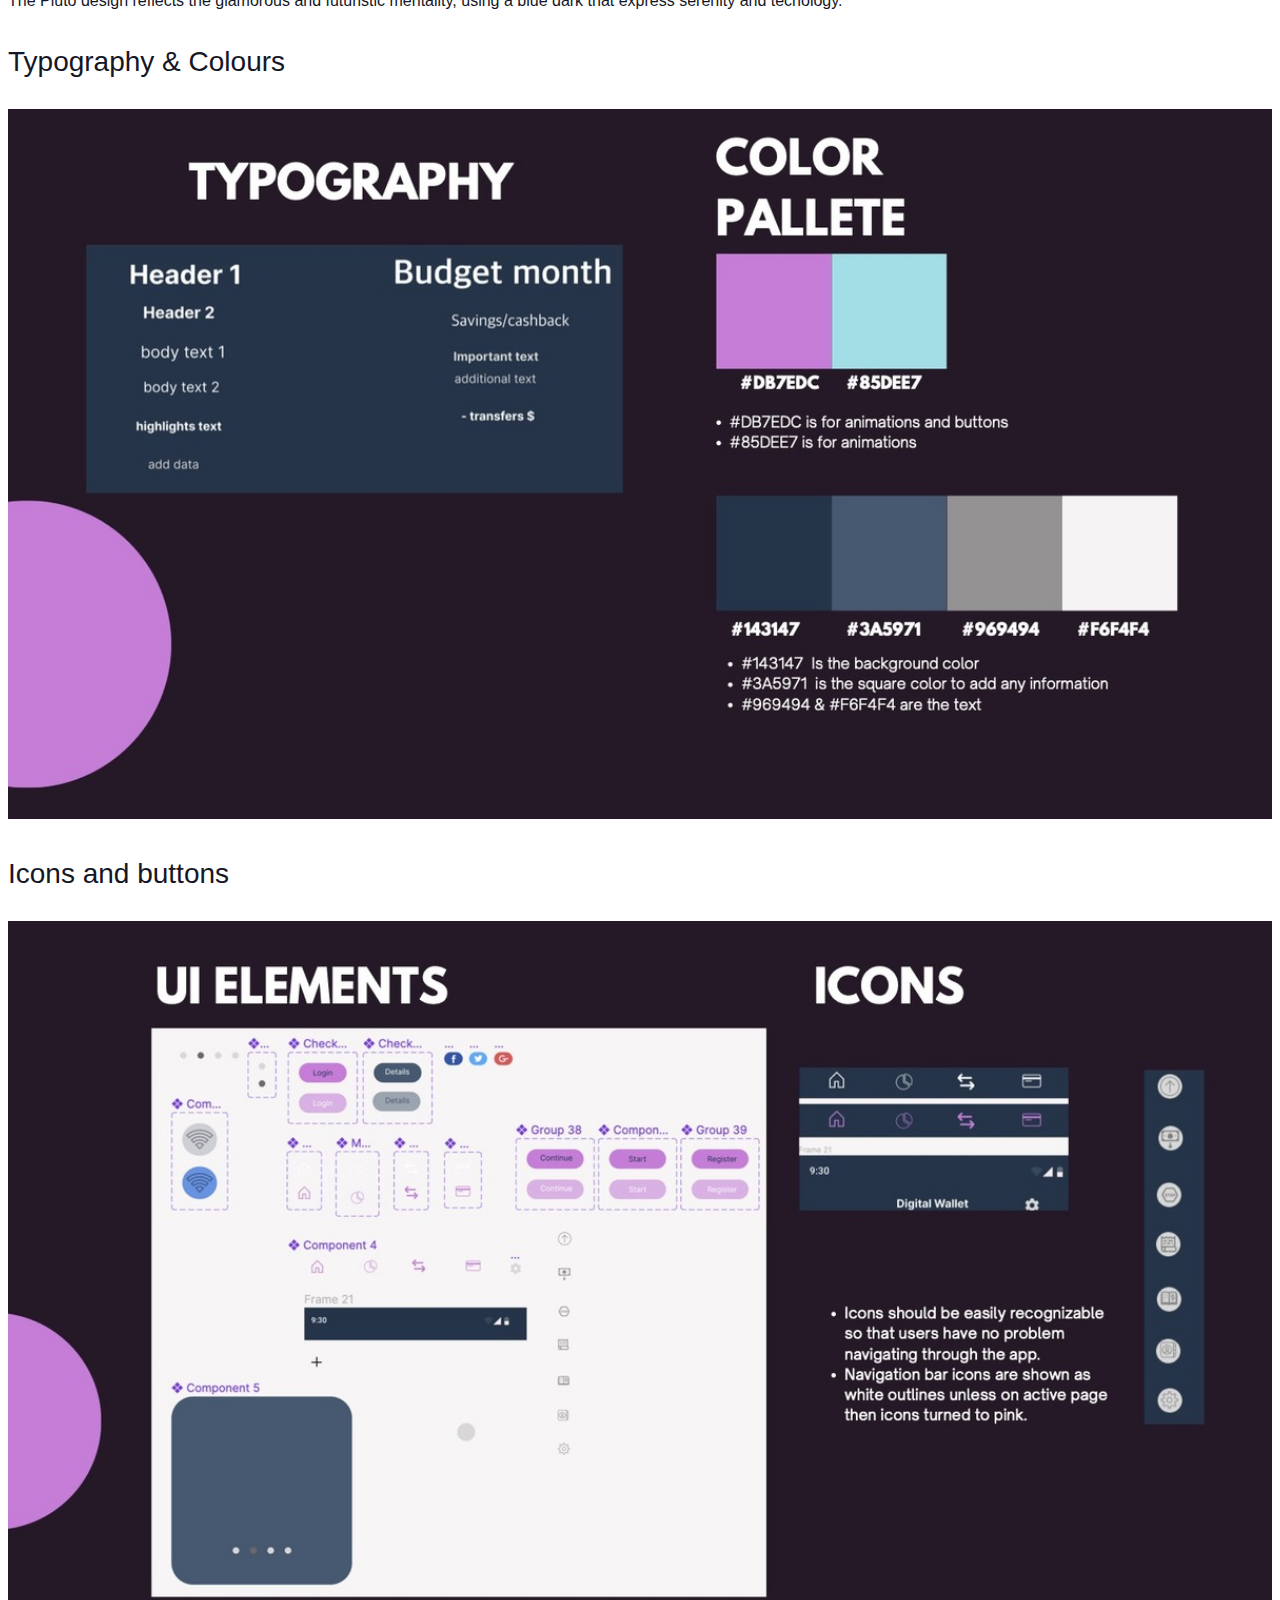
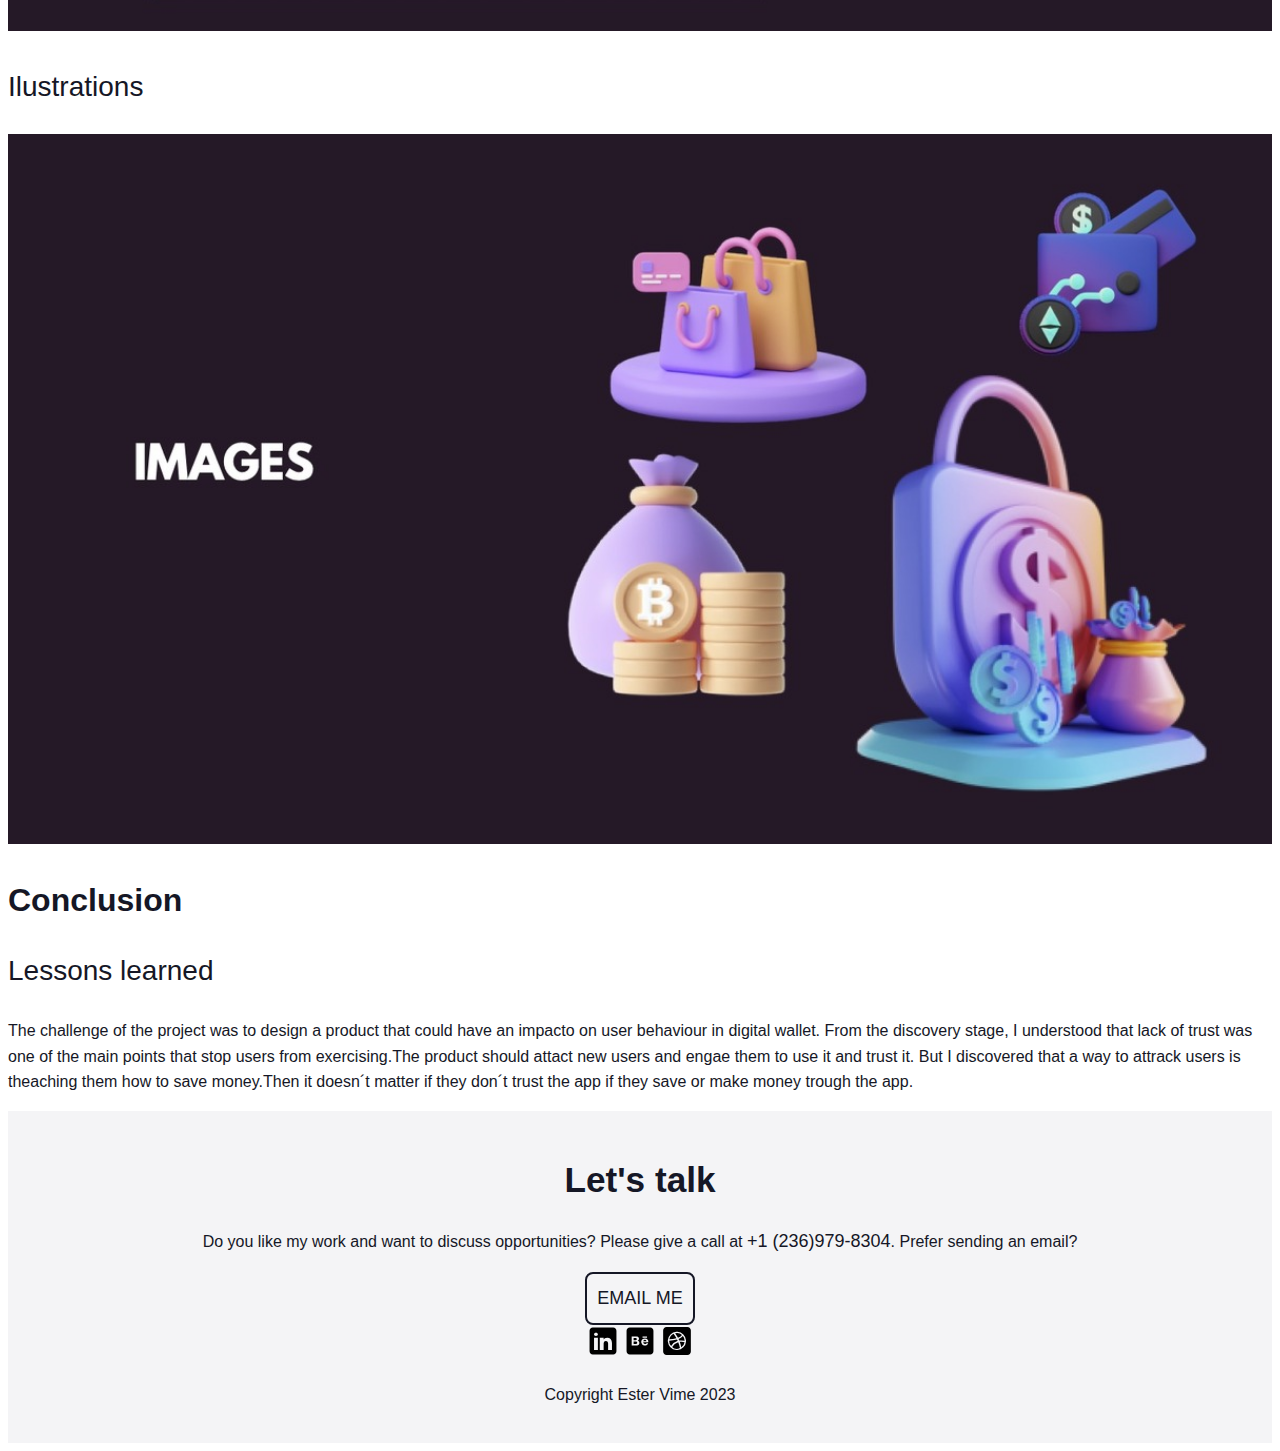
<file: pluto.html>
<!DOCTYPE html>
<html lang="en" dir="ltr">
  <head>
    <link rel="apple-touch-icon" sizes="76x76" href="/apple-touch-icon.png">
    <link rel="icon" type="image/png" sizes="32x32" href="/favicon-32x32.png">
    <link rel="icon" type="image/png" sizes="16x16" href="/favicon-16x16.png">
    <link rel="manifest" href="/site.webmanifest">
    <link rel="mask-icon" href="/safari-pinned-tab.svg" color="#5bbad5">
    <meta name="msapplication-TileColor" content="#da532c">
    <meta name="theme-color" content="#ffffff">
    <meta charset="utf-8">
    <meta name="author" content="Ester Vime">
    <meta name="description" content="UX/UI Portfolio Ester Vime">
    <meta name="viewport" content="width=device-width, initial-scale=1">
    <link rel="stylesheet" type="text/css" href="css/style.css">
    <link rel="preconnect" href="https://fonts.googleapis.com">
    <link rel="preconnect" href="https://fonts.gstatic.com" crossorigin>
    <link
      href="https://fonts.googleapis.com/css2?family=Open+Sans:wght@300;400&display=swap"
      rel="stylesheet"
    >
    <link
      rel="stylesheet"
      href="https://use.fontawesome.com/releases/v5.15.4/css/all.css"
    >
    <title>UX/UI Designer Ester Vime</title>
  </head>
  <body>
    <header>
      <div class="container">
        <div class="navtoggle" id="myNavtoggle">
          <div class="logo">
            <img src="img/contact/byvime_logo.svg" alt="Logo">
          </div>
          <nav class="navbar">
            <ul class="navigation">
              <li><a href="index.html" class="nav-link">Work</a></li>
              <li><a href="about.html" class="nav-link">About</a></li>
              <li><a href="#contact" class="nav-link">Contact</a></li>
              <li>
                <a
                  href="javascript:void(0);"
                  class="icon"
                  onclick="menuToggle()"
                  ><i class="fas fa-bars"></i
                ></a>
              </li>
            </ul>
          </nav>
        </div>
      </div>
    </header>
    <main>
      <div>
        <h1>
          <span>Pluto.</span>
          Wallet Web Application.
        </h1>
        <picture>
          <source
            srcset="img/pluto/pluto_cover@2x.png"
            media="(max-width:767px)"
          >
          <img src="img/pluto/pluto_cover@2x.png" alt="Pluto Wallet App">
        </picture>
      </div>
      <div>
        <h2>Overview</h2>
        <p>
          Pluto is way to simply and efficiently navigate and manage your money.
          An app that can do transfers to friends, learn how to save moeny, how
          to invest, and purcharse items everything in one app.
        </p>
      </div>
      <div>
        <h2>The Challenge</h2>
        <p>
          To design a digital product to change user behaviour in digital wallet
        </p>
        <p>
          This project has been realised as part of the Career Foundry UX
          Immersion Course.
        </p>
        <ul>
          <li>
            <p>
              Design a responsive Web application that enables users to save and
              control their money. Design a responsive Web application that
              enables users to save and control their money.
            </p>
          </li>
          <li>
            <p>
              Create high-fidelity prototype that allows us to test and validate
              the design with potential users.
            </p>
          </li>
        </ul>
      </div>
      <div>
        <h2>Design Process</h2>
        <picture>
          <source
            srcset="img/pluto/pluto_designprocess@1x.jpeg"
            media="(max-width:767px)"
          >
          <img
            src="img/pluto/pluto_designprocess@2x.jpeg"
            alt="Pluto Wallet App"
          >
        </picture>
      </div>
      <div>
        <h2>Discover</h2>
        <h3>
          Competitive Analysis. Getting insights from our competitors in the
          field.
        </h3>
        <p>
          The next step will be to indentify potential competitors in order to
          identiy opportunities and risks in the market. I conducted an analysis
          of two of my competitors, Paypal and Google Pay.
        </p>
        <picture>
          <source
            srcset="img/pluto/pluto_analysis@1x.png"
            media="(max-width:767px)"
          >
          <img src="img/pluto/pluto_analysis@2x.png" alt="Pluto Wallet App">
        </picture>
        <picture>
          <source
            srcset="img/pluto/pluto_analysis2@1x.png"
            media="(max-width:767px)"
          >
          <img src="img/pluto/pluto_analysis2@2x.png" alt="Pluto Wallet App">
        </picture>
      </div>
      <div>
        <h2>User Research. Getting user insights.</h2>
        <p>
          User interview is a core method of user research. That is why I chose
          to interview 6 people from our target audience.
        </p>
        <p>
          The interview took approximaterly 30 minutes. This was the most
          relevant information for decision-making in creating the solution.
        </p>
        <picture>
          <source
            srcset="img/pluto/foundation@1x.png"
            media="(max-width:767px)"
          >
          <img src="img/pluto/pluto_foundation@2x.png" alt="Pluto Wallet App">
        </picture>
      </div>
      <div>
        <h2>Analysis</h2>
        <h3>Personas. Building Empathy to define the users.</h3>
        <p>
          Using the insights from interviews and survey results, I defined three
          personas to better empathise with my target groups and prioritise
          goals according to their needs.
        </p>
        <picture>
          <source
            srcset="img/pluto/pluto_users@1x.png"
            media="(max-width:767px)"
          >
          <img src="img/pluto/pluto_users@2x.png" alt="Pluto Wallet App">
        </picture>
        <p>
          After defining the different personas I created a user journey for 2
          of them. The objective is to discover possible opportunitie for
          intereactions with the product.
        </p>
        <h2>Users stories. Translating user need into freatures.</h2>
        <p>
          After analysing the insights from creating personas and user journeys,
          I was able to create a list of possible features for my product. The
          nest step was to translate those features into user stories. This
          methodology allowed me to distill the user needs and the business
          requirements down to small, readable, and executable parts.
        </p>
        <picture>
          <source
            srcset="img/pluto/pluto_weoffer@1x.png"
            media="(max-width:767px)"
          >
          <img src="img/pluto/pluto_weoffer@2x.png" alt="Pluto Wallet App">
        </picture>
        <h3>User flows. Defining user interactions to complete tasks.</h3>
        <p>
          From the user stories I have a bunch of goals that users want to
          achieve when appoaching the product. The following feature flowcharts
          describe the user flow through the Web appication, listing potential
          features users may interact with. Rather than a list of screeens or
          pages, user flows have a beggining and an end.
        </p>
        <picture>
          <source
            srcset="img/pluto/pluto_sitemap@1x.png"
            media="(max-width:767px)"
          >
          <img src="img/pluto/pluto_sitemap@2x.png" alt="Pluto Wallet App">
        </picture>
      </div>
      <div>
        <h2>Design</h2>
        <h3>Paper Prototyping. Gathering potencial solutions.</h3>
        <p>
          By now I have already gathered enough information to get started with
          the wireframes. I created this set of low-fidelity wireframes of all
          of the key screens needed to complete the main user tasks that I
          willbe testing for: creating a wallet app to purchase items, to
          transfer money, and create goals to save money.
        </p>
        <h3>Mid-Fidelity Prototyping. Definging the design.</h3>
        <p>
          After some papers prototyping adjustments,, mid-and high-fidelity
          prototypes were created to test the idea with users and fix the
          problems in the early stage.
        </p>
        <h3>Usability Testing. Validate the desging with potential users.</h3>
        <p>
          Users tests revealed small vulnerabilities in the structure of the
          user interface, in some formulations and interactions. In addition,
          the users asked smart questions, which led to further improvements.
        </p>
        <picture>
          <source
            srcset="img/pluto/pluto_results@1x.png"
            media="(max-width:767px)"
          >
          <img src="img/pluto/pluto_results@2x.png" alt="Pluto Wallet App">
        </picture>
      </div>
      <div>
        <h2>Production</h2>
        <h3>User Interface Design. Defining How it feels and looks.</h3>
        <p>
          Using the insights I gained from the preference test conducted with
          the midfidelity prototype, I was able to focus on the UI design for
          the project. I did an effort to revise and boost the visual elements
          of the mobile version of the product.
        </p>
        <h3>Log in and Onboarding</h3>
        <p>
          The app allows users to create an account to access their information.
        </p>
        <picture>
          <source
            srcset="img/pluto/pluto_onboarding@1x.png"
            media="(max-width:767px)"
          >
          <img src="img/pluto/pluto_onboarding@2x.png" alt="Pluto Wallet App">
        </picture>
      </div>
      <div>
        <h3>Dashboard</h3>
        <p>
          The Dashboard is the first screen that users can see when oppening the
          app. They can see their total budget and last transcations.
        </p>
        <picture>
          <source
            srcset="img/pluto/pluto_wireframes@1x.png"
            media="(max-width:767px)"
          >
          <img src="img/pluto/pluto_wireframes@2x.png" alt="Pluto Wallet App">
        </picture>
        <h3>Rewards</h3>
        <p>
          The Dashboard is the first screen that users can see when oppening the
          app. They can see their total budget and last transcations.
        </p>
        <h3>Transfers</h3>
        <p>
          The Dashboard is the first screen that users can see when oppening the
          app. They can see their total budget and last transcations.
        </p>
        <h3>Cards</h3>
        <p>
          The Dashboard is the first screen that users can see when oppening the
          app. They can see their total budget and last transcations.
        </p>
      </div>
      <div>
        <h2>Design System. How to build a Wallet Web Application.</h2>
        <p>
          The Pluto design reflects the glamorous and futuristic mentality,
          using a blue dark that express serenity and techology.
        </p>
        <h3>Typography & Colours</h3>
        <picture>
          <source
            srcset="img/pluto/pluto_typo@1x.jpg"
            media="(max-width:767px)"
          >
          <img src="img/pluto/pluto_typo@2x.jpg" alt="Pluto Wallet App">
        </picture>
        <h3>Icons and buttons</h3>
        <picture>
          <source
            srcset="img/pluto/pluto_icons@1x.jpg"
            media="(max-width:767px)"
          >
          <img src="img/pluto/pluto_icons@2x.jpg" alt="Pluto Wallet App">
        </picture>
        <h3>Ilustrations</h3>
        <picture>
          <source
            srcset="img/pluto/pluto_3d@1x.jpg"
            media="(max-width:767px)"
          >
          <img src="img/pluto/pluto_3d@2x.jpg" alt="Pluto Wallet App">
        </picture>
      </div>
      <div>
        <h2>Conclusion</h2>
        <h3>Lessons learned</h3>
        <p>
          The challenge of the project was to design a product that could have
          an impacto on user behaviour in digital wallet. From the discovery
          stage, I understood that lack of trust was one of the main points that
          stop users from exercising.The product should attact new users and
          engae them to use it and trust it. But I discovered that a way to
          attrack users is theaching them how to save money.Then it doesn´t
          matter if they don´t trust the app if they save or make money trough
          the app.
        </p>
      </div>
    </main>
    <footer id="contact">
      <div>
        <h1>Let's talk</h1>
        <p>
          Do you like my work and want to discuss opportunities? Please give a
          call at <a href="+12369798304">+1 (236)979-8304</a>. Prefer sending an
          email?
        </p>
        <div>
          <a href="byvime@gmail.com" class="button contact"> Email me</a>
        </div>
        <div>
          <a
            href="https://www.linkedin.com/in/ester-vime-547310105/"
            target="Linkedin"
          >
            <img
              src="img/contact/icon_linkedin.svg"
              class="icons"
              alt="Linkedin Icon"
            >
          </a>
          <a href="https://www.behance.net/estervimema" target="Behance">
            <img
              src="img/contact/icon_behance.svg"
              class="icons"
              alt="Behance Icon"
            >
          </a>
          <a href="Dribble-URL" target="Dribble">
            <img
              src="img/contact/icon_dribble.svg"
              class="icons"
              alt="Dribble Icon"
            >
          </a>
        </div>
        <p>Copyright Ester Vime 2023</p>
      </div>
    </footer>
    <script
      src="https://code.jquery.com/jquery-3.3.1.min.js"
      integrity="sha256-FgpCb/KJQlLNfOu91ta32o/NMZxltwRo8QtmkMRdAu8="
      crossorigin="anonymous"
    ></script>
    <script src="js/scripts.js"></script>
  </body>
</html>
</file>
<file: css/style.css>
/*
Colors used:
Primary Color (Dark blue): #2D3047;
Secondary Color (Light grey): #F4F4F6;
Secondary Color (yellow): #FFD800
Terciary Color (grey): #78849E

/*
/* Font-family used:
Open Sans;

Layout styling */

.logo {
  width: 150px; /* Adjust the width as needed */
  height:  20px; /* Maintain aspect ratio */
}

.container {
  padding: 0 15px;
}

#about-page h3 { margin-top: 0;}

* {
  box-sizing: border-box;
}

img {
  width: 100%;
}

.icons {
  width: 32px;
  height: auto; /* Maintain aspect ratio */
  /* reduce icon size */
}

header {
  background-color: #fff;
  text-align: left;
  width: 100%;
  padding: 10px 0 4px;
}

/* navigation bar */

nav {
  width: auto;
  float: right;
  margin-top: 4px;
}

nav > ul { /* Deletes bullet point */
  list-style-type: none;
  padding: 0;
  margin: 0px
}

.nav-link {
  transition: 0.7s ease;
}

nav > ul > li > a {
  padding: 25px;
  text-transform: lowercase;
  font-weight: 700;
  color: #151726;
}

nav > ul > li > a:visited {
  color: #151726;
}

nav > ul > li > a:hover,
a:focus {
  color: #ffd800;
  text-decoration: underline;
}

nav > ul > li > a:active {
  opacity: 0.8;
}

/* hero section */

#hero {
  background-color: #fff;
  padding: 10px 0;
  width: 100%;
  text-align: center;
  display: inline-block;
}

#hero .row {
  padding-bottom: 150px;
  border-bottom: 1px solid #151726;
}

/* Work */

main {
  display: inline-block;
  flex-flow: column nowrap;
  align-items: center;
  justify-content: center;
  padding-top: 66px;
  margin: 0 auto;
  width: 100%;
}

body {
  font-family: 'Montserrat', sans-serif;
  font-weight: 300;
  line-height: 1.6;
  color: #151726;
}

body {
  background-color: #fff;
}

.row {
  margin: 25px 0;
  /* 25px top and bottom, 0 left and right */
  border-bottom: 1px solid #151726
}

#work .row {
  padding-bottom: 25px;
  border-bottom: 1px solid #151726;
}

/* font */

h1,
h2,
h3,
h4 {
  line-height: 1.4;
}

h1 {
  font-size: 2.2em;
  font-weight: 700;
}

h2 {
  font-size: 2em;
  font-weight: 700;
}

h3 {
  font-size: 1.75em;
  font-weight: 400;
}

h4 {
  font-size: 1.35em;
  font-weight: 400;
}

p {
  font-size: 1em;
  font-weight: 300;
}


/* Links */
a {
  color: #151726;
  font-weight: 400;
  text-decoration: none;
  font-size: 18px;

  /* No underlining */
}

a:visited {
  /* visited link */
  /* color: #2D3047; */

  /* We suggest using a different color here */
  color: #151726;
}

a:hover,
a:focus {
  color: #ffd800;
  text-decoration: underline;
}

a:active {
  /* selected link */
  opacity: 0.8;

  /* Reduces the opacity of the button to 80% */
  font-weight: 400;
}


/* general buttons */

.button {
  display: inline-block;
  background-color: #151726;
  color: #fff;
  font-weight: 400;
  padding: 10px;
  border-radius: 8px;
  border-bottom: 2px solid #151726;
  transition: 0.2s opacity;
}

.button:visited {
  opacity: 0.8;

  /* Reduces the opacity of the button to 80% */
  text-decoration: none;
  background-color: #151726;
  color: #fff;
}

.button:hover,
.button:focus {
  text-decoration: none;
  background-color: #ffd800;
  color: #fff;
  cursor: pointer;
}

.button:active {
  opacity: 0.8;

  /* Reduces the opacity of the button to 80% */
  text-decoration: none;
  background-color: #ffd800;
  color: #fff;
}

.button.contact {
  background-color: transparent;
  color: #151726;
  text-transform: uppercase;
  border: 2px solid #151726;
}

.button.contact:hover {
  background-color: #151726;
  color: #ffd800;
  border: 2px solid #151726;
}

.button.contact:active {
  opacity: 0.8;

  /* Reduces the opacity of the button to 80% */
  background-color: #151726;
  color: #ffd800;
  border: 2px solid #151726;
}

.button.cv {
  background-color: transparent;
  color: #151726;
  text-transform: uppercase;
  border: 2px solid #151726;
}

.button.cv:hover {
  background-color: #ffd800;
  color: #fff;
  border: 2px solid #ffd800;
}

.button.cv:active {
  opacity: 0.8;

  /* Reduces the opacity of the button to 80% */
  background-color: #ffd800;
  color: #fff;
  border: 2px solid #ffd800;
}

  /* Footer */

footer {
  background-color: #f4f4f6;
  padding: 20px 0;
  display: inline-block;
  width: 100%;
}

footer {
  text-align: center;
}

/* Animation */
.animation {
  width: 100%;
  max-width: 100%;
  height: auto;
}

@keyframes color-change {
  0% {fill: #edc655;}
  50% {fill: #fcffad;}
  100% {fill: #f76414;}
}

.sun {
  animation-duration: 4s;
  animation-name: color-change;
  animation-iteration-count: infinite;
  animation-direction: alternate;
  animation-timing-function: linear;
}

.sun {
  animation: 4s color-change infinite alternate linear;
}

@keyframes cloud-move {
  from {transform: translate(0,50px);}
  to {transform: translate(200px,50px);}
}

.cloud-front {
  animation-duration: 30s;
  animation-name: cloud-move;
  animation-iteration-count: infinite;
  animation-direction: alternate;
  animation-timing-function: linear;
}

.cloud-front {
  animation: 30s cloud-move infinite alternate linear;
}

@keyframes cloud-move-reverse {
  from {transform: translate(446px,48px);}
  to {transform: translate(100px, 48px);}
}

.cloud-back {
  animation: 34s cloud-move-reverse infinite alternate linear;
}

.navtoggle li:not(:last-child) {
  display: none;
}


/* ==============================
Medium devices (360px and larger)
================================= */
@media only screen and (min-width: 360px) {
  .logo {
    max-width: 150px;
  }

  header {
    text-align: unset;
    padding: 20px 0 13px;
  }

  nav {
    width: auto;
    margin-top: 4px;
  }

  .navtoggle.responsive nav {
    padding: 24px 0 0;
  }
  .navtoggle.responsive li  {
    display: block;
    padding: 10px 0;
    border-top: 1px solid #ffd800;
  }

  .navtoggle.responsive li:last-child  {
    padding: 0 0 10px;
  }
  
  .navtoggle li .icon {
    position: absolute;
    right: 10px;
    top: 5px;
    font-size: 20px;
    padding-right: 25px;
  }

  #hero span {
    display: block;
  }

  main {
    padding-top: 50px;
  }

  body {
    font-size: 16px;
  }

  picture 

  h1 {
    font-size: 2.75em;
    font-weight: 700;
  }

  .col-md-6 {
    width: 50%;
  }

  [class*="col-"] {
    float: left;
    padding: 10px;
  }

  .row::after {
    content: "";
    clear: both;
    display: table;
  }

  nav > ul {
    margin: 1em 0;
  }

  nav > ul > li {
    display: inline-block;
  }

  #about-page h3 {
    margin-top: 0;
  }

  footer {
    text-align: center;
  }
}

/* ==============================
Large devices (1024px or larger)
================================= */
@media only screen and (min-width: 1024px) {
  header {
    text-align: right;
    padding: 20px 0 13px;
  }

  nav {
    width: auto;
    margin-top: 4px;
  }

  nav > ul {
    margin: 1em 0;
  }

  .navtoggle li:not(:last-child) {
    display: inline-block;
  }

  .navtoggle li:last-child {
    display: none;
  }

  [class*="col-"] {
    float: left;
    padding: 10px;
  }
  
  .container {
    max-width: 1200px;
    margin-left: auto;
    margin-right: auto;
  }
  
  .row::after {
    content: "";
    clear: both;
    display: table;
  }

  #hero span {
    display: block;
  }

  .col-lg-7 {
    width: 60%;
  }

  .col-lg-5 {
    width: 40%;
  }

  main {
    padding-top: 50px;
  }
}
</file>
